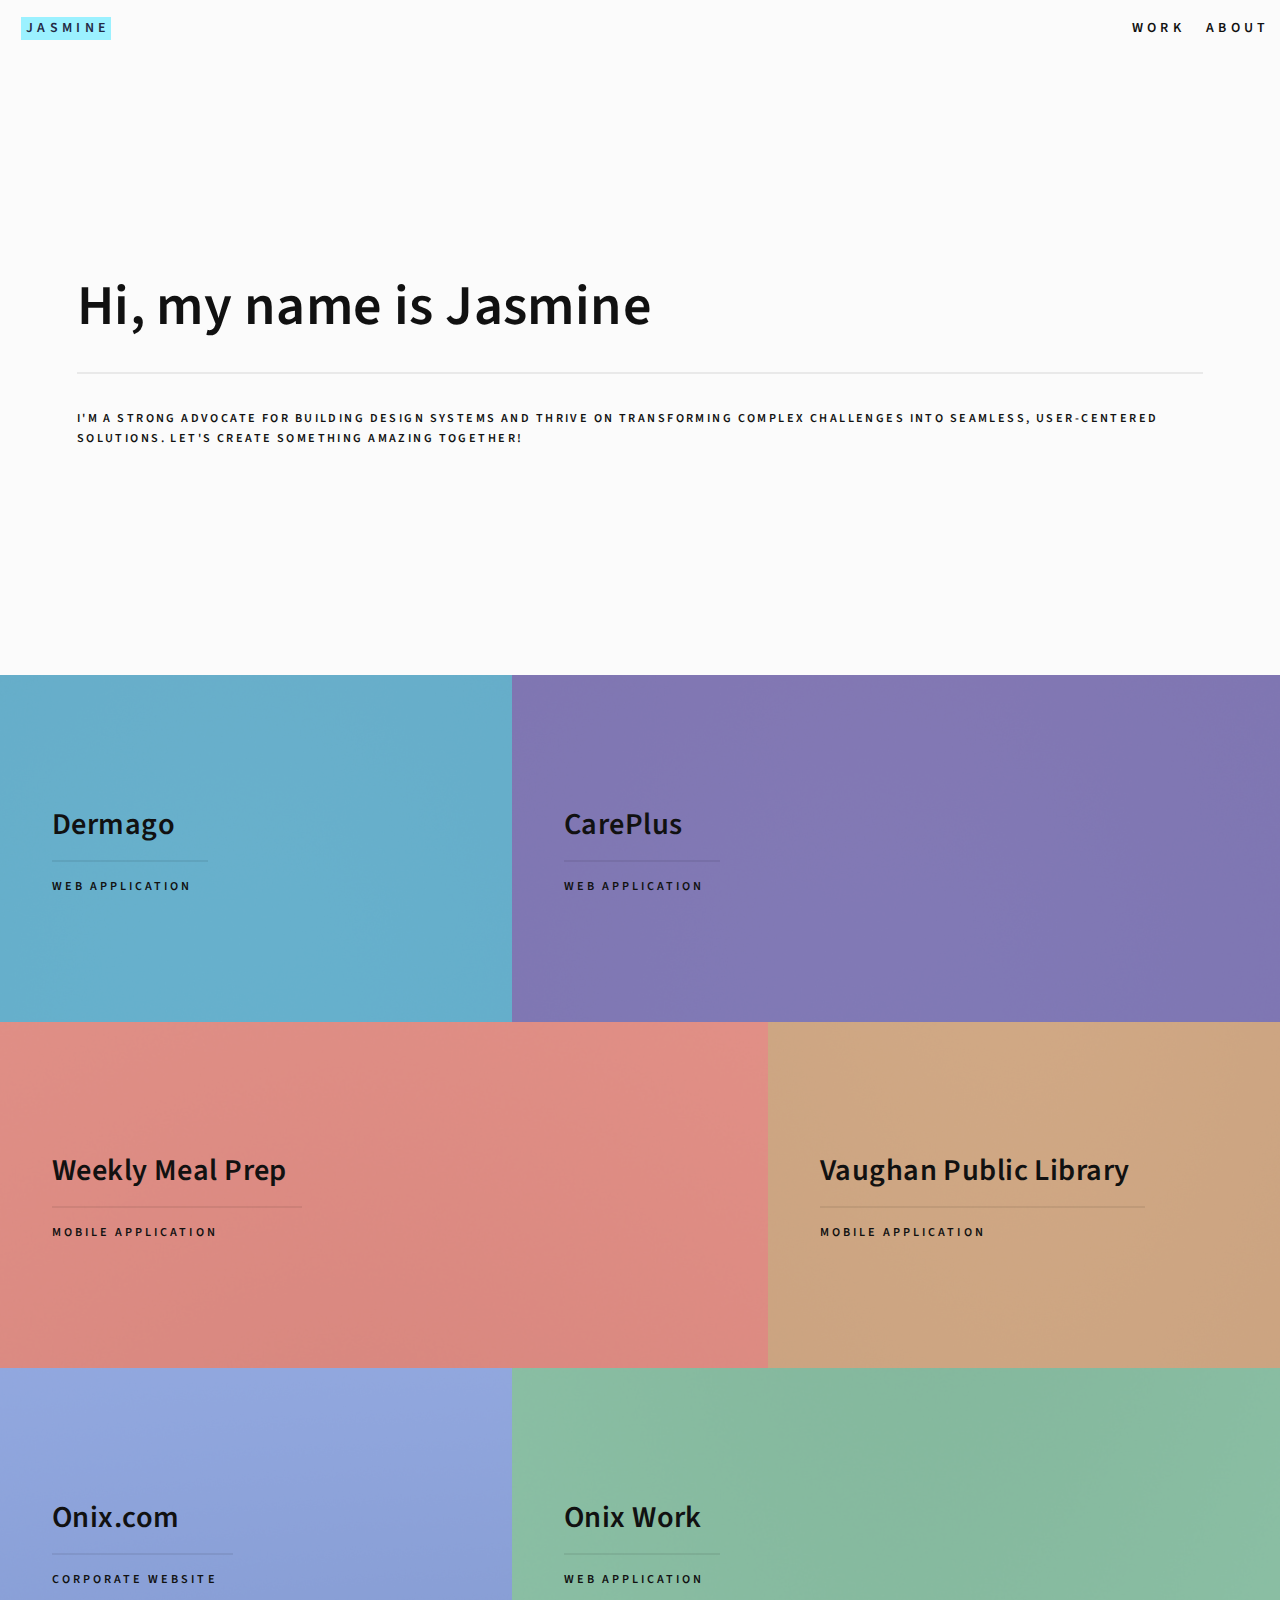
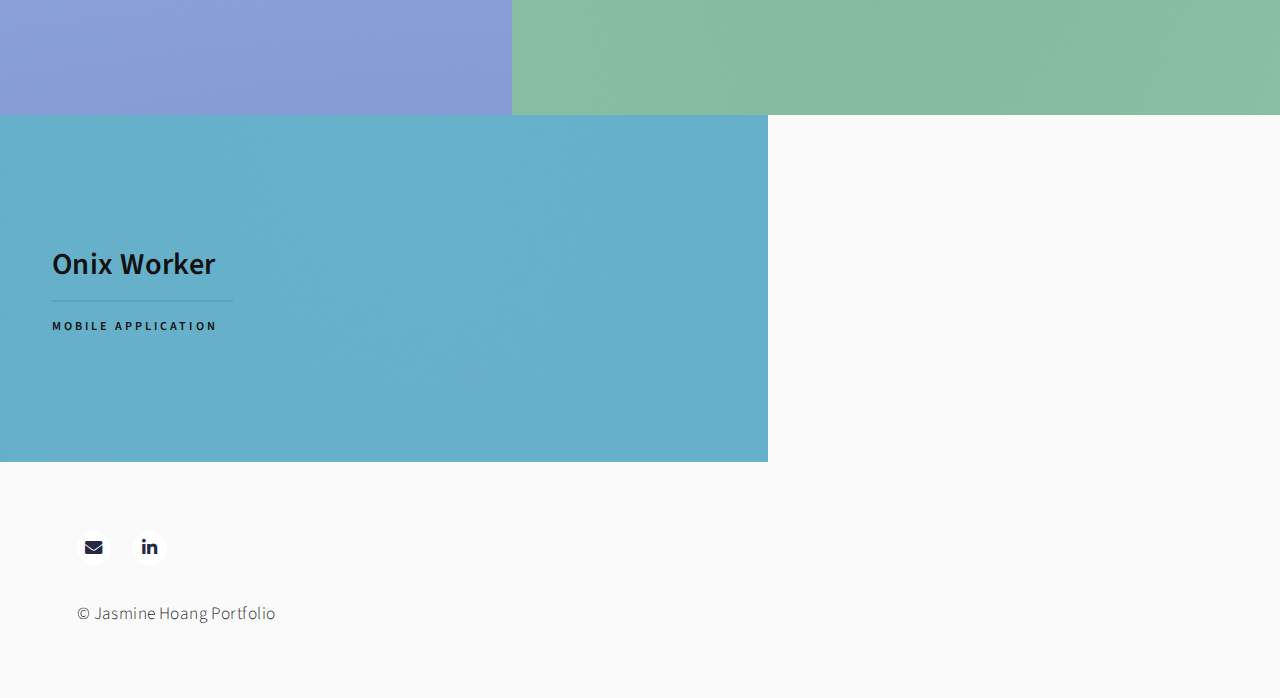
<file: index.html>
<!DOCTYPE HTML>
<!--
	Forty by HTML5 UP
	html5up.net | @ajlkn
	Free for personal and commercial use under the CCA 3.0 license (html5up.net/license)
-->
<html>
	<head>
		<title>Jasmine Portfolio</title>
		<meta charset="utf-8" />
		<meta name="viewport" content="width=device-width, initial-scale=1, user-scalable=no" />
		<link rel="stylesheet" href="assets/css/main.css" />
		<noscript><link rel="stylesheet" href="assets/css/noscript.css" /></noscript>
	</head>
	<body class="is-preload">

		<!-- Wrapper -->
			<div id="wrapper">

				<!-- Header -->
					<header id="header" class="alt">
						<a href="index.html" class="logo"><strong>JASMINE</strong></a>
						<nav id="menu0">
							<a class="active" href="index.html">Work</a>
							<a class="active" href="about.html">About</a>
						</nav>
					</header>

				<!-- Menu 
					<nav id="menu">
						<ul class="links">
							<li><a href="index.html">Work</a></li>
							<li><a href="about.html">About</a></li>
						</ul>					
					</nav>
				-->	
				
				<!-- Banner -->
					<section id="banner" class="major">
						<div class="inner">
							<header class="major">
								<h1>Hi, my name is Jasmine</h1>
							</header>
							<div class="content">
								<p>I'm a strong advocate for building design systems and thrive on transforming complex challenges into seamless, user-centered solutions.
								Let's create something amazing together!</p>								
							</div>
						</div>
					</section>

				<!-- Main -->
					<div id="main">

						<!-- One -->
							<section id="one" class="tiles">
								<article>
									<span class="image">
										<img src="images/pic06.jpg" alt="" />
									</span>
									<header class="major">
										<h3><a href="dermago.html" class="link">Dermago</a></h3>
										<p>Web Application</p>
									</header>
								</article>
								<article>
									<span class="image">
										<img src="images/pic06.jpg" alt="" />
									</span>
									<header class="major">
										<h3><a href="careplus.html" class="link">CarePlus</a></h3>
										<p>Web Application</p>
									</header>
								</article>
								<article>
									<span class="image">
										<img src="images/pic01.jpg" alt="" />
									</span>
									<header class="major">
										<h3><a href="mealprep.html" class="link">Weekly Meal Prep</a></h3>
										<p>Mobile Application</p>
									</header>
								</article>
								<article>
									<span class="image">
										<img src="images/pic02.jpg" alt="" />
									</span>
									<header class="major">
										<h3><a href="vplapp.html" class="link">Vaughan Public Library</a></h3>
										<p>Mobile Application</p>
									</header>
								</article>
								<article>
									<span class="image">
										<img src="images/pic03.jpg" alt="" />
									</span>
									<header class="major">
										<h3><a href="onixwebsite.html" class="link">Onix.com</a></h3>
										<p>Corporate Website</p>
									</header>
								</article>
								<article>
									<span class="image">
										<img src="images/pic04.jpg" alt="" />
									</span>
									<header class="major">
										<h3><a href="onixwork.html" class="link">Onix Work</a></h3>
										<p>Web Application</p>
									</header>
								</article>
								<article>
									<span class="image">
										<img src="images/pic05.jpg" alt="" />
									</span>
									<header class="major">
										<h3><a href="onixworker.html" class="link">Onix Worker</a></h3>
										<p>Mobile Application</p>
									</header>
								</article>
								
							</section>
					</div>

				<!-- Footer -->
					<footer id="footer">
						<div class="inner">
							<ul class="icons">
								<li><a href="mailto:jasminevn1805@gmail.com" class="icon solid alt fa-envelope"><span class="label">Gmail</span></a></li>
								<li><a href="https://www.linkedin.com/in/jasmine-hoang/" class="icon brands alt fa-linkedin-in"><span class="label">LinkedIn</span></a></li>
							</ul>
							<ul class="copyright">
								<li>&copy; Jasmine Hoang Portfolio</li>
							</ul>
						</div>
					</footer>

			</div>

		<!-- Scripts -->
			<script src="assets/js/jquery.min.js"></script>
			<script src="assets/js/jquery.scrolly.min.js"></script>
			<script src="assets/js/jquery.scrollex.min.js"></script>
			<script src="assets/js/browser.min.js"></script>
			<script src="assets/js/breakpoints.min.js"></script>
			<script src="assets/js/util.js"></script>
			<script src="assets/js/main.js"></script>

	</body>
</html>
</file>
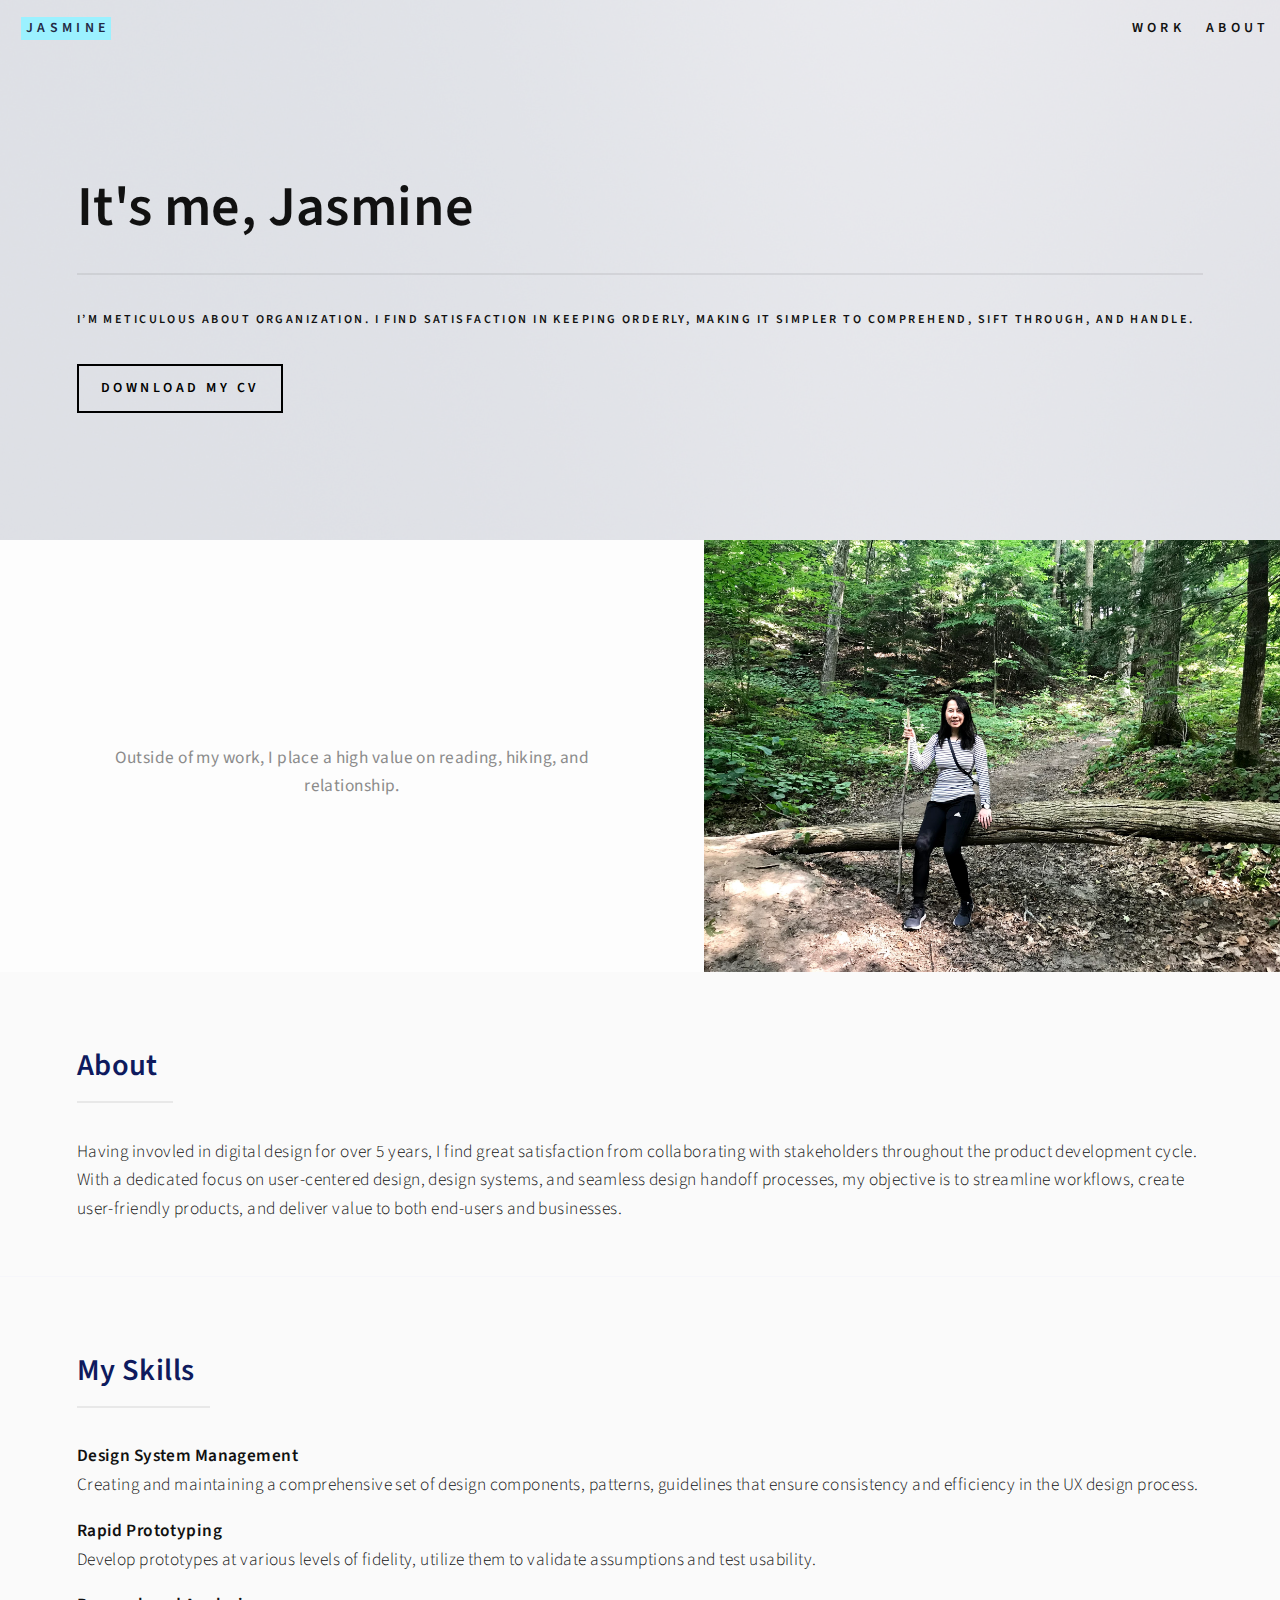
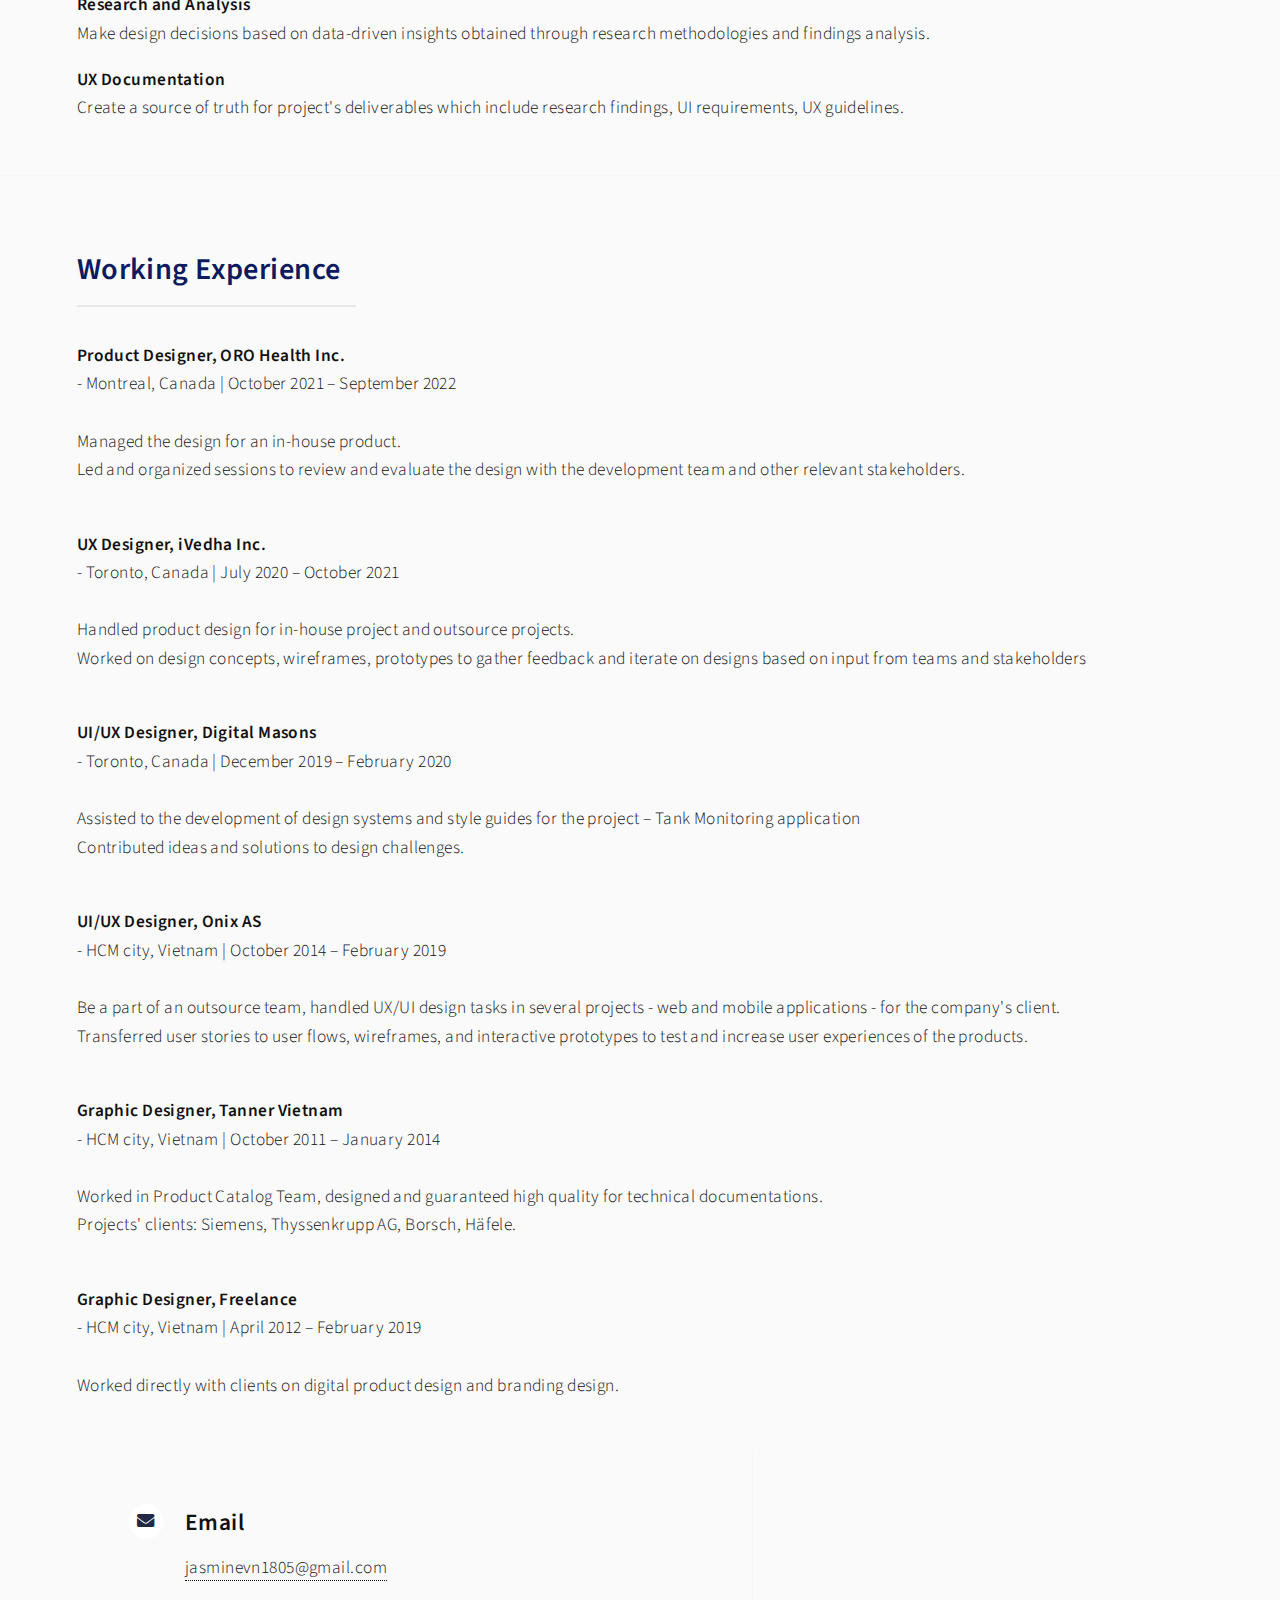
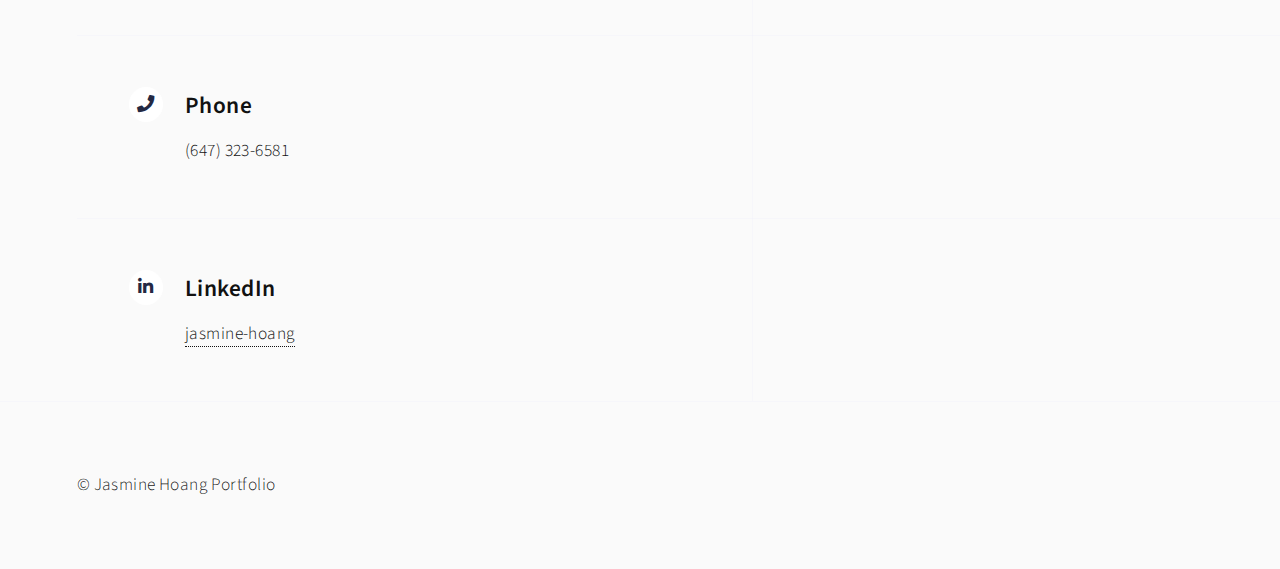
<file: about.html>
<!DOCTYPE HTML>
<!--
	Forty by HTML5 UP
	html5up.net | @ajlkn
	Free for personal and commercial use under the CCA 3.0 license (html5up.net/license)
-->
<html>
	<head>
		<title>About Me</title>
		<meta charset="utf-8" />
		<meta name="viewport" content="width=device-width, initial-scale=1, user-scalable=no" />
		<link rel="stylesheet" href="assets/css/main.css" />
		<noscript><link rel="stylesheet" href="assets/css/noscript.css" /></noscript>
	</head>
	<body class="is-preload">

		<!-- Wrapper -->
			<div id="wrapper">

			<!-- Header -->
			<header id="header" class="alt">
				<a href="index.html" class="logo"><strong>JASMINE</strong></a>
				<nav id="menu0">
					<a class="active" href="index.html">Work</a>
					<a class="active" href="about.html">About</a>
				</nav>
			</header>

				<!-- Menu -->
					<!--<nav id="menu">
						<ul class="links">
							<li><a href="index.html">Home</a></li>
							<li><a href="landing.html">Landing</a></li>
							<li><a href="generic.html">Generic</a></li>
							<li><a href="elements.html">Elements</a></li>
						</ul>
						<ul class="actions stacked">
							<li><a href="#" class="button primary fit">Get Started</a></li>
							<li><a href="#" class="button fit">Log In</a></li>
						</ul>
					</nav>-->

				<!-- Banner -->
				<!-- Note: The "styleN" class below should match that of the header element. -->
					<section id="banner" class="style2">
						<div class="inner">
							<span class="image">
								<img src="images/pic07.jpg" alt="" />
							</span>
							<header class="major">
								<h1>It's me, Jasmine</h1>
							</header>
							<div class="content">
								<p>I’m meticulous about organization. I find satisfaction in keeping orderly, making it simpler to comprehend, sift through, and handle.</p>
							</div>
							<div>
								<ul class="actions">
									<li><a href="https://drive.google.com/file/d/1azJiguyUAXrF7CX106fT_DhCiB5ZXQFx/view" class="button">Download my CV</a></li>
								</ul>
							</div>
						</div>
					</section>

				<!-- Main -->
					<div id="main">

						<!-- One -->
							<!-- <section id="one">
								<div class="inner">
									<header class="major">
										<h2>Sed amet aliquam</h2>
									</header>
									<p>Nullam et orci eu lorem consequat tincidunt vivamus et sagittis magna sed nunc rhoncus condimentum sem. In efficitur ligula tate urna. Maecenas massa vel lacinia pellentesque lorem ipsum dolor. Nullam et orci eu lorem consequat tincidunt. Vivamus et sagittis libero. Nullam et orci eu lorem consequat tincidunt vivamus et sagittis magna sed nunc rhoncus condimentum sem. In efficitur ligula tate urna.</p>
								</div>
							</section> -->

						<!-- Two -->
							<section id="two" class="spotlights">
								<section>
									<div class="content">
										<div class="inner">
										<!--<header class="major">
												<h3>Orci maecenas</h3>
											</header> -->
											<p class="quote">Outside of my work, I place a high value on reading, hiking, and relationship.</p>
										</div>
									</div>
									<a href="#" class="image">
										<img src="images/pic118.jpg" alt="" data-position="center center" />
									</a>
								</section>
							</section>

						<!-- Three -->
							<section id="three">
								<div class="inner">
									<header class="major">
										<h2>About</h2>
									</header>
									<p>Having invovled in digital design for over 5 years, I find great satisfaction from collaborating with stakeholders throughout the product development cycle. With a dedicated focus on user-centered design, design systems, and seamless design handoff processes, my objective is to streamline workflows, create user-friendly products, and deliver value to both end-users and businesses.</p>
								</div>
							</section>
							<section id="three">
								<div class="inner">
									<header class="major">
										<h2>My Skills</h2>
									</header>
									<p><b>Design System Management</b> <br>
										Creating and maintaining a comprehensive set of design components, patterns, guidelines that ensure consistency and efficiency in the UX design process.</p>
									<p><b>Rapid Prototyping</b> <br>
										Develop prototypes at various levels of fidelity, utilize them to validate assumptions and test usability.</p>
									<p><b>Research and Analysis</b> <br>
										Make design decisions based on data-driven insights obtained through research methodologies and findings analysis.</p>
									<p><b>UX Documentation</b> <br>
									Create a source of truth for project's deliverables which include research findings, UI requirements, UX guidelines.</p>
								</div>
							</section>
							<section id="three">
								<div class="inner">
									<header class="major">
										<h2>Working Experience</h2>
									</header>
									<p><b>Product Designer, ORO Health Inc.</b> <br>
										- Montreal, Canada | October 2021 – September 2022 <br><br>
										Managed the design for an in-house product.<br>
										Led and organized sessions to review and evaluate the design with the development team and other relevant stakeholders.
									</p><br>
									<p><b>UX Designer, iVedha Inc.</b> <br>
										- Toronto, Canada | July 2020 – October 2021 <br><br>
										Handled product design for in-house project and outsource projects. <br>
										Worked on design concepts, wireframes, prototypes to gather feedback and iterate on designs based on input from teams and stakeholders
									</p><br>
									<p><b>UI/UX Designer, Digital Masons</b> <br>
										- Toronto, Canada | December 2019 – February 2020 <br><br>
										Assisted to the development of design systems and style guides for the project – Tank Monitoring application<br>Contributed ideas and solutions to design challenges.
									</p><br>
									<p><b>UI/UX Designer, Onix AS</b> <br>
										- HCM city, Vietnam | October 2014 – February 2019 <br><br>
										Be a part of an outsource team, handled UX/UI design tasks in several projects - web and mobile applications - for the company's client.<br>
										Transferred user stories to user flows, wireframes, and interactive prototypes to test and increase user experiences of the products.
									</p><br>
									<p><b>Graphic Designer, Tanner Vietnam</b> <br>
										- HCM city, Vietnam | October 2011 – January 2014 <br><br>
										Worked in Product Catalog Team, designed and guaranteed high quality for technical documentations. <br>
										Projects' clients: Siemens, Thyssenkrupp AG, Borsch, Häfele.
									</p><br>
									<p><b>Graphic Designer, Freelance</b> <br>
										- HCM city, Vietnam | April 2012 – February 2019 <br><br>
										Worked directly with clients on digital product design and branding design.
									</p>
								</div>
							</section>
					</div>

				<!-- Contact -->
					<section id="contact">
						<div class="inner">
							<section class="split">
								<section>
									<div class="contact-method">
										<span class="icon solid alt fa-envelope"></span>
										<h3>Email</h3>
										<a href="mailto:jasminevn1805@gmail.com">jasminevn1805@gmail.com</a>
									</div>
								</section>
								<section>
									<div class="contact-method">
										<span class="icon solid alt fa-phone"></span>
										<h3>Phone</h3>
										<span>(647) 323-6581</span>
									</div>
								</section>
								<section>
									<div class="contact-method">
										<span class="icon brands alt fa-linkedin-in"></span>
										<h3>LinkedIn </h3>
										<a href="https://www.linkedin.com/in/jasmine-hoang/">jasmine-hoang</a>
									</div>
								</section>
								<!-- <section>
									<div class="contact-method">
										<span class="icon solid alt fa-home"></span>
										<h3>Address</h3>
										<span>1234 Somewhere Road #5432<br />
										Nashville, TN 00000<br />
										United States of America</span>
									</div>
								</section>-->
							</section>
						</div>
					</section>

				<!-- Footer -->
					<footer id="footer">
						<div class="inner">
							<!-- <ul class="icons">
								<li><a href="#" class="icon brands alt fa-twitter"><span class="label">Twitter</span></a></li>
								<li><a href="#" class="icon brands alt fa-facebook-f"><span class="label">Facebook</span></a></li>
								<li><a href="#" class="icon brands alt fa-instagram"><span class="label">Instagram</span></a></li>
								<li><a href="#" class="icon brands alt fa-github"><span class="label">GitHub</span></a></li>
								<li><a href="#" class="icon brands alt fa-linkedin-in"><span class="label">LinkedIn</span></a></li>
							</ul> -->
							<ul class="copyright">
								<li>&copy; Jasmine Hoang Portfolio</li>
							</ul>
						</div>
					</footer>

			</div>

		<!-- Scripts -->
			<script src="assets/js/jquery.min.js"></script>
			<script src="assets/js/jquery.scrolly.min.js"></script>
			<script src="assets/js/jquery.scrollex.min.js"></script>
			<script src="assets/js/browser.min.js"></script>
			<script src="assets/js/breakpoints.min.js"></script>
			<script src="assets/js/util.js"></script>
			<script src="assets/js/main.js"></script>

	</body>
</html>
</file>
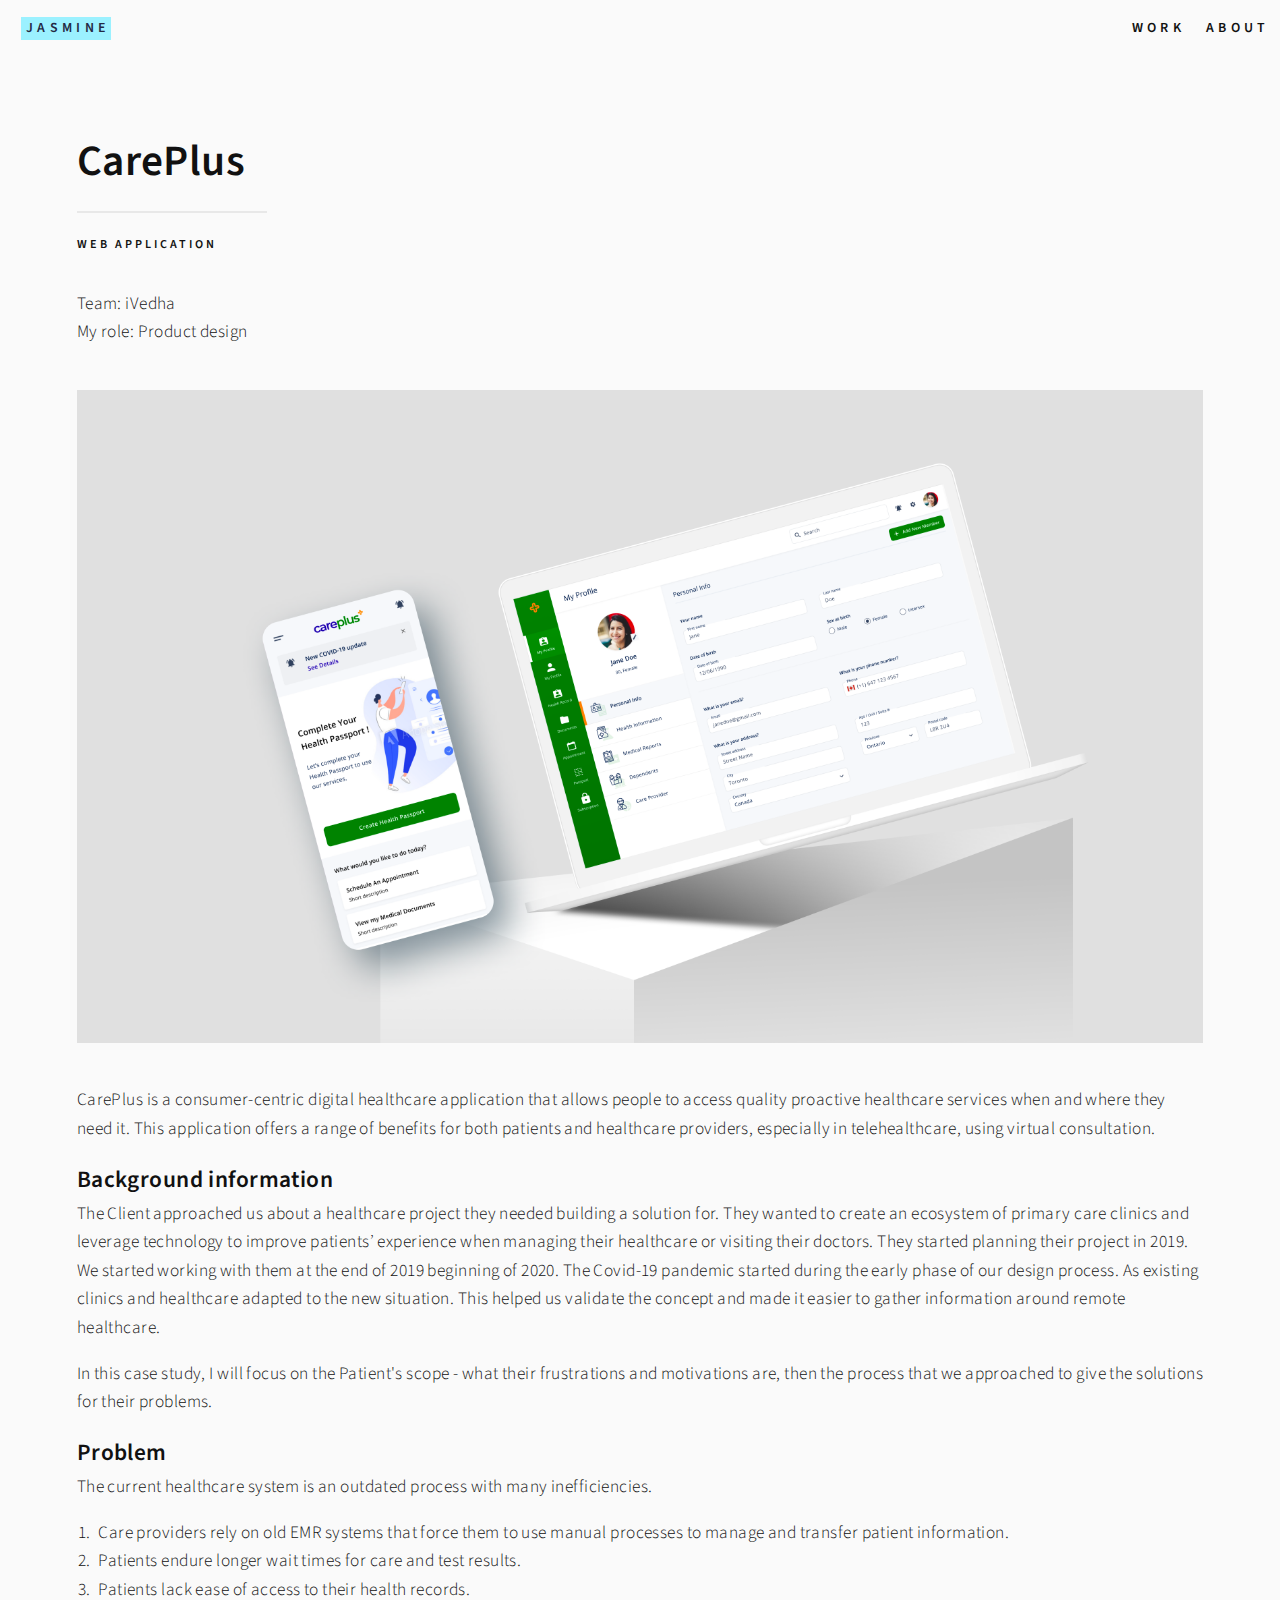
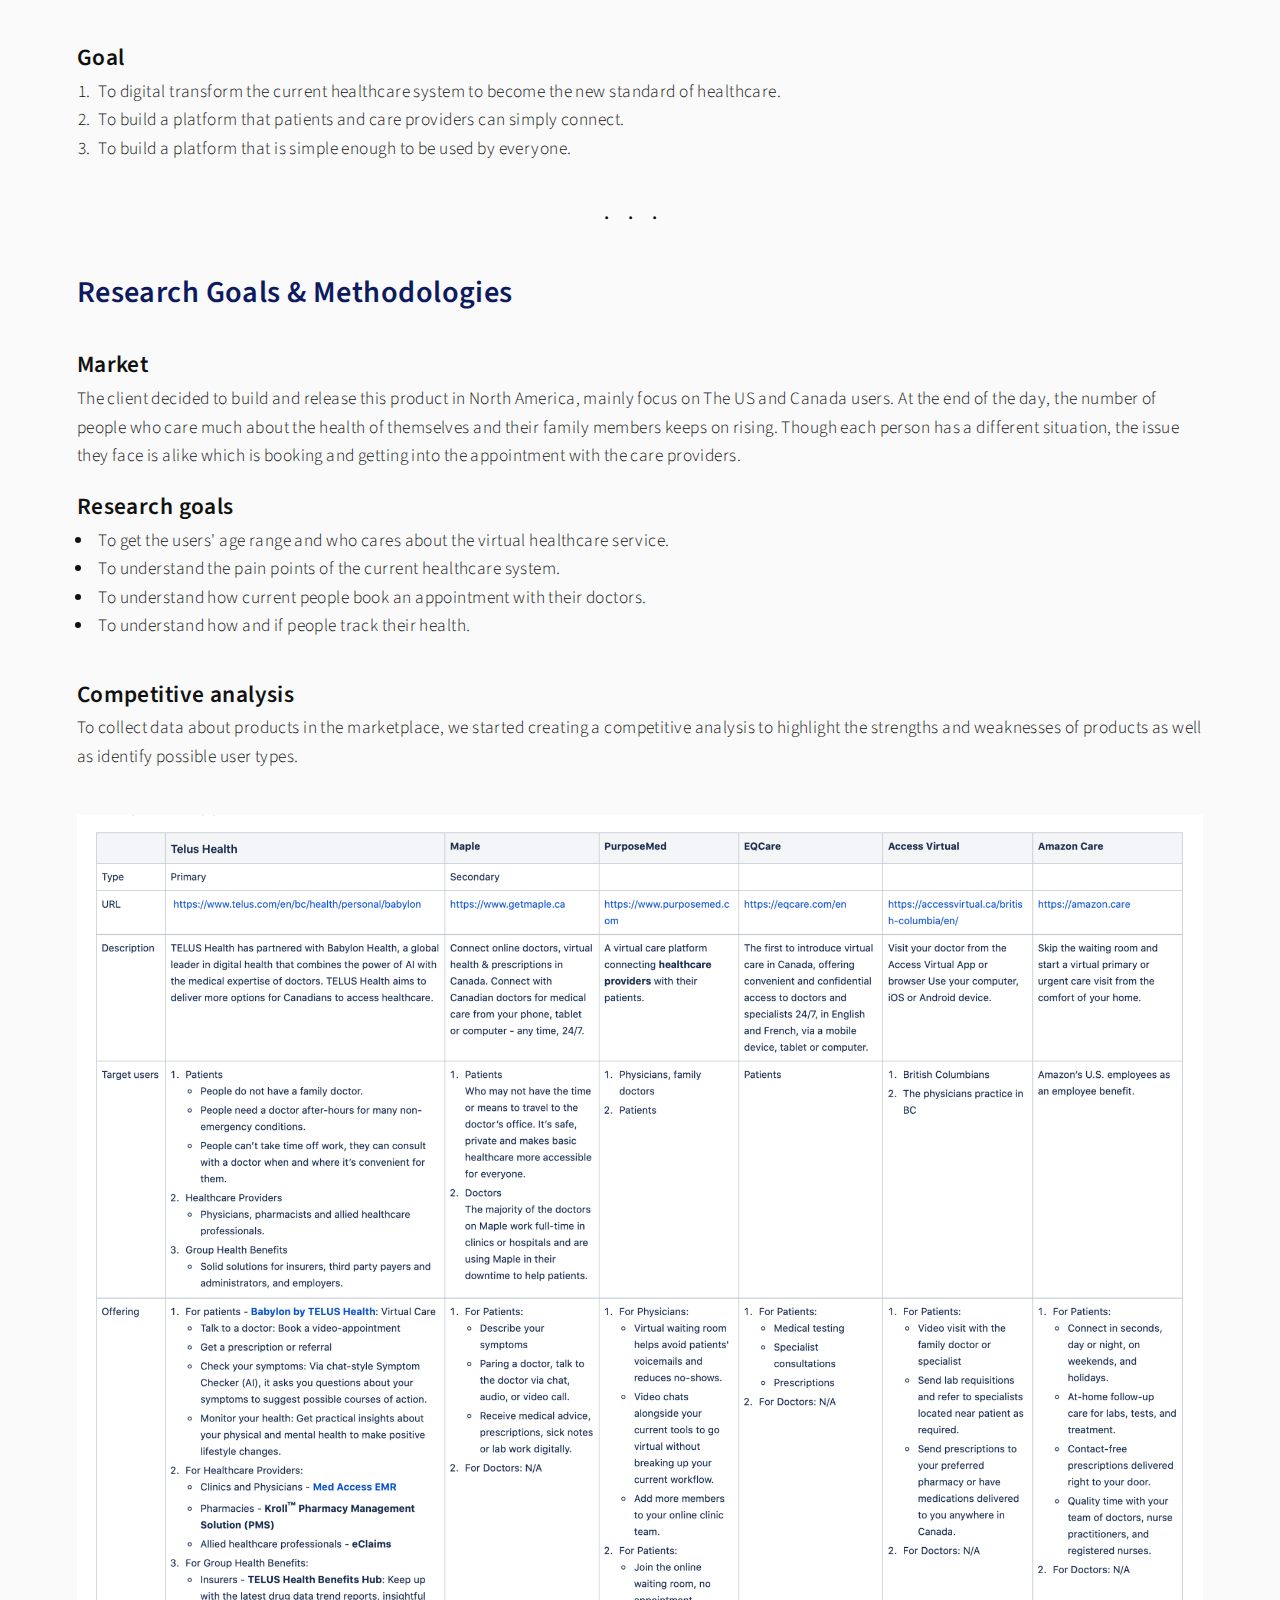
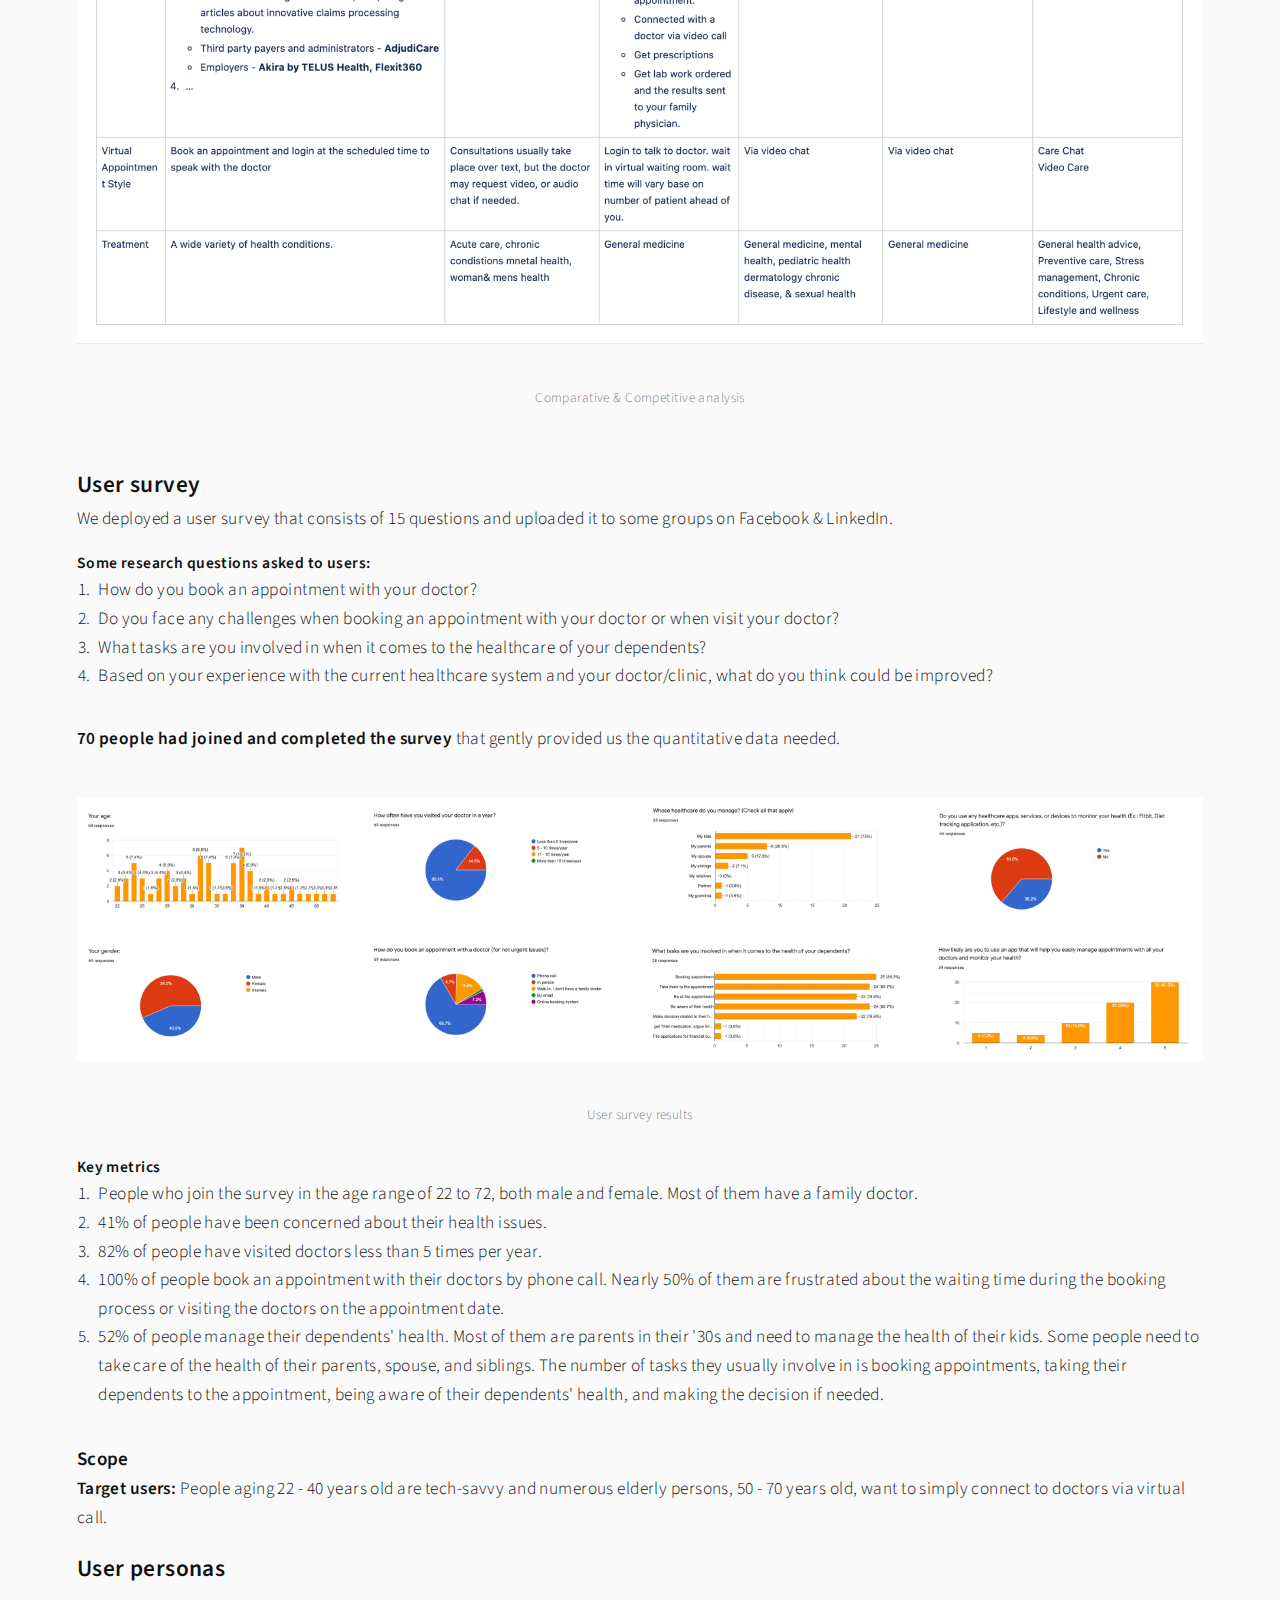
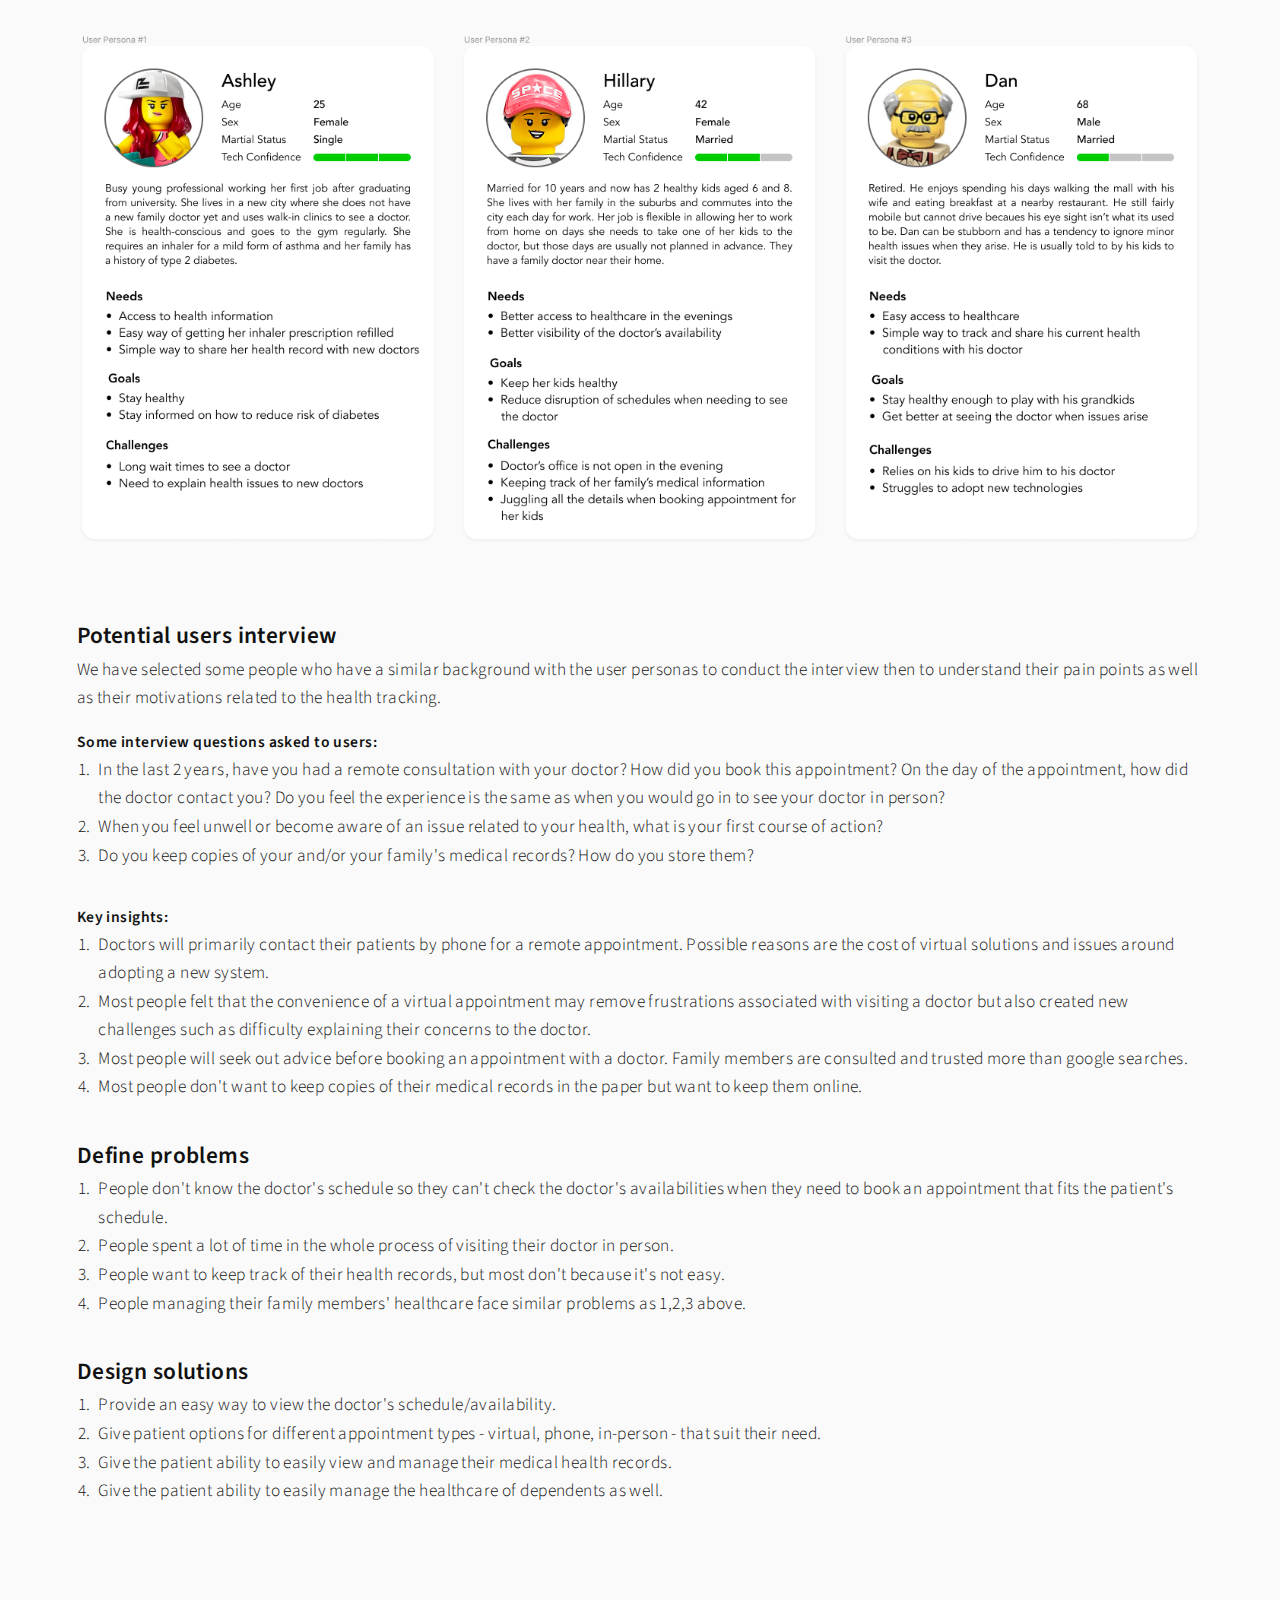
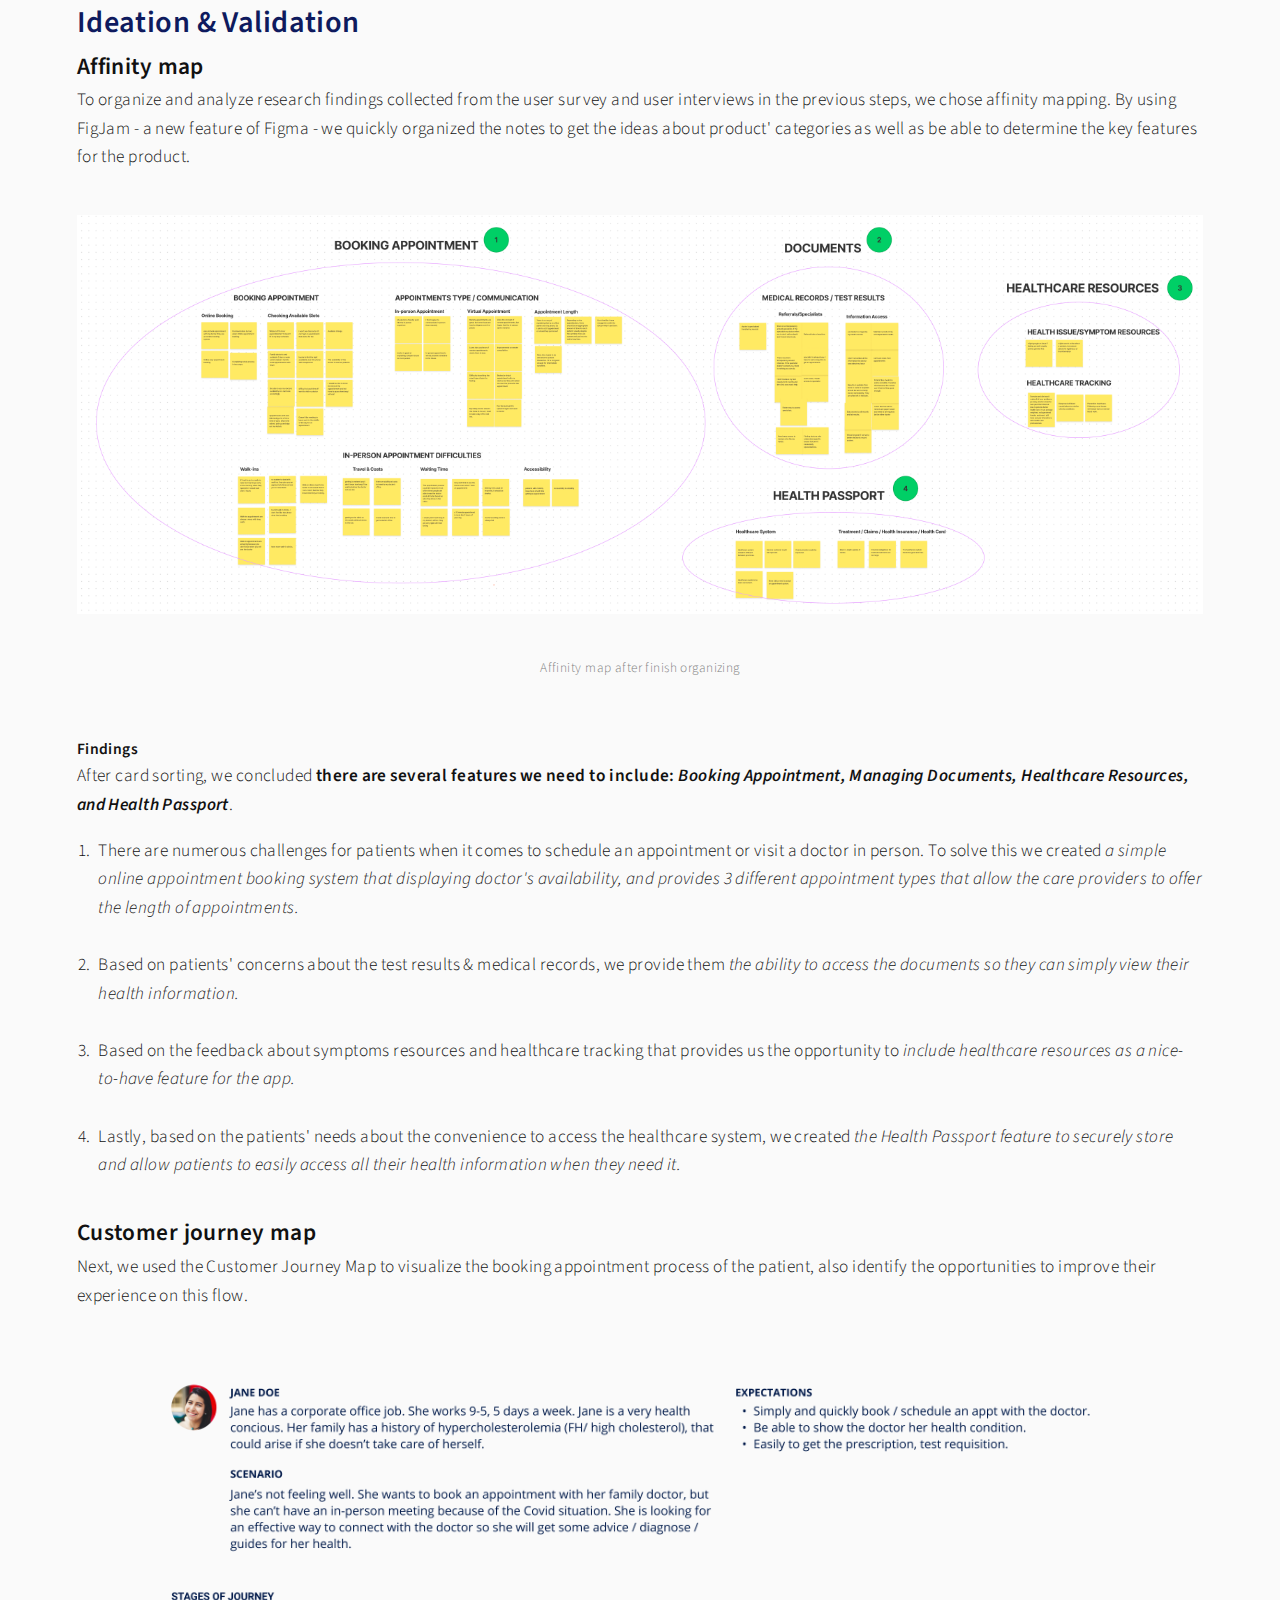
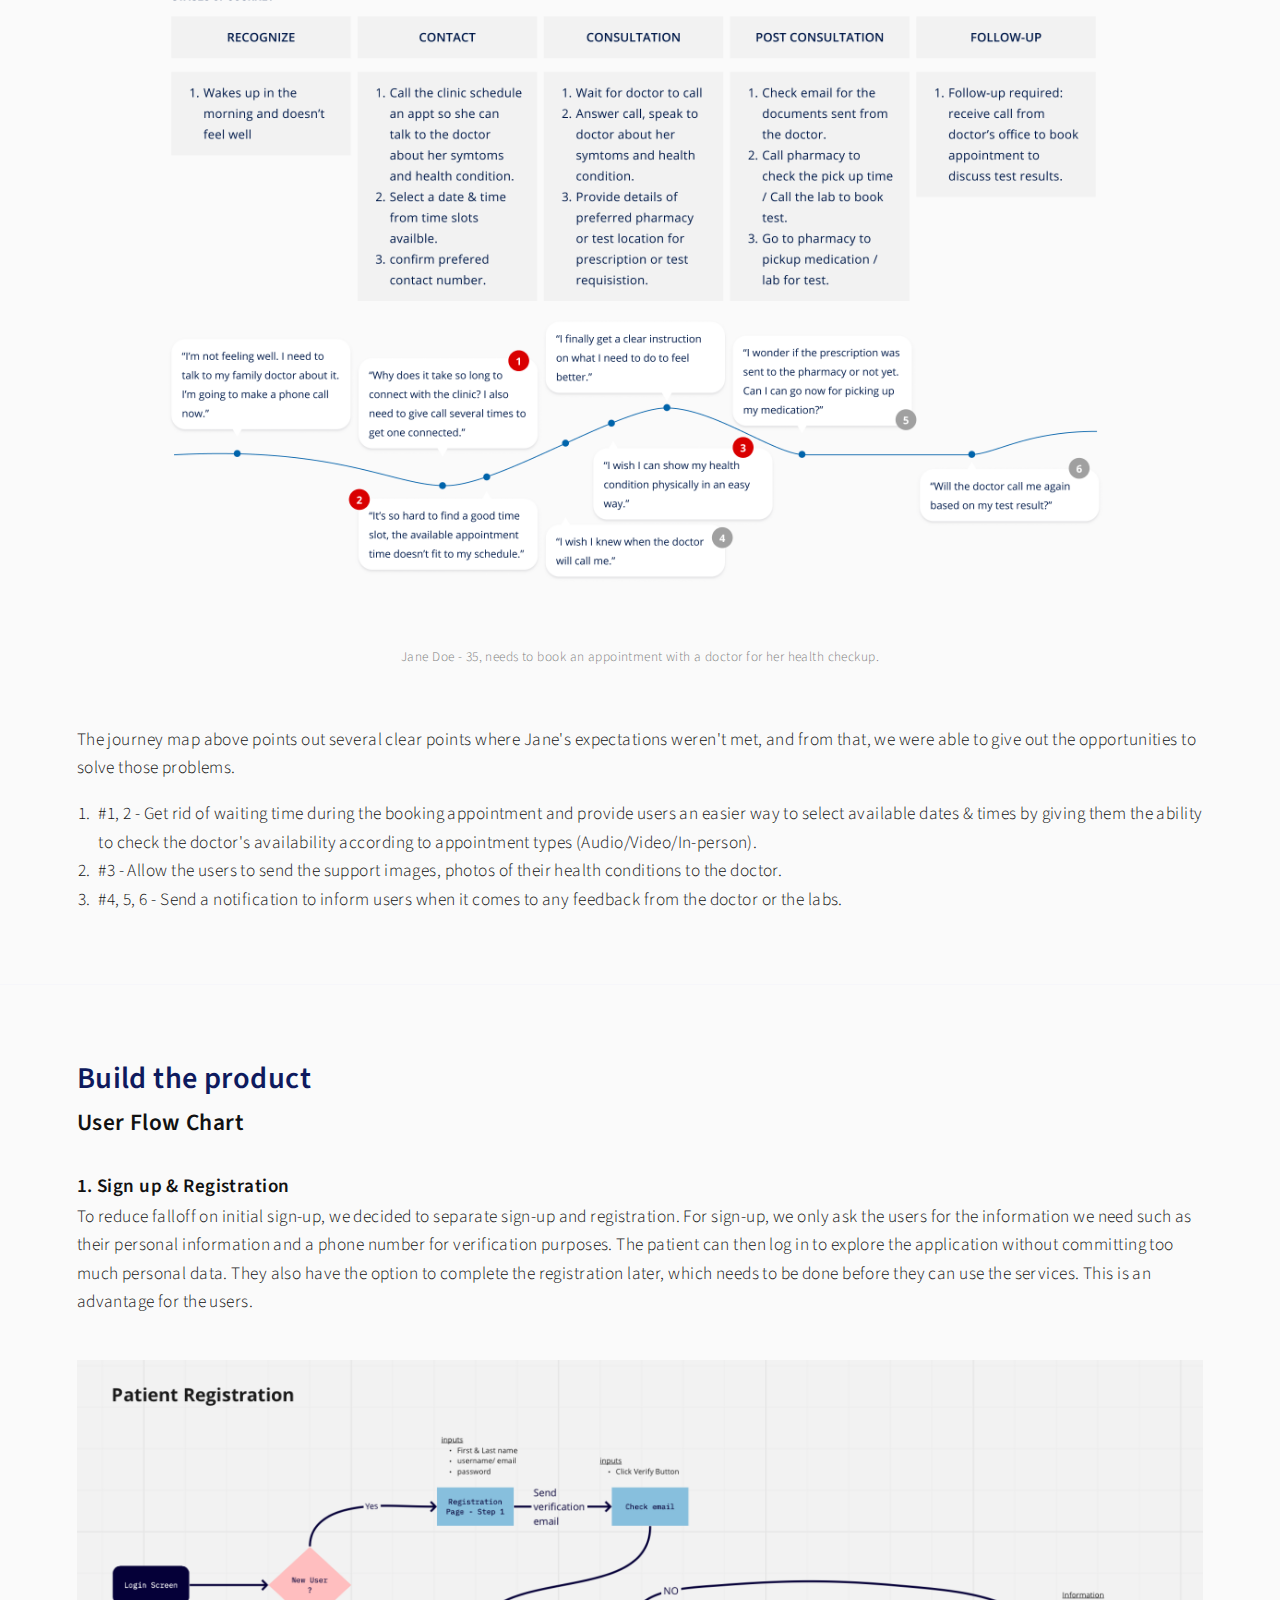
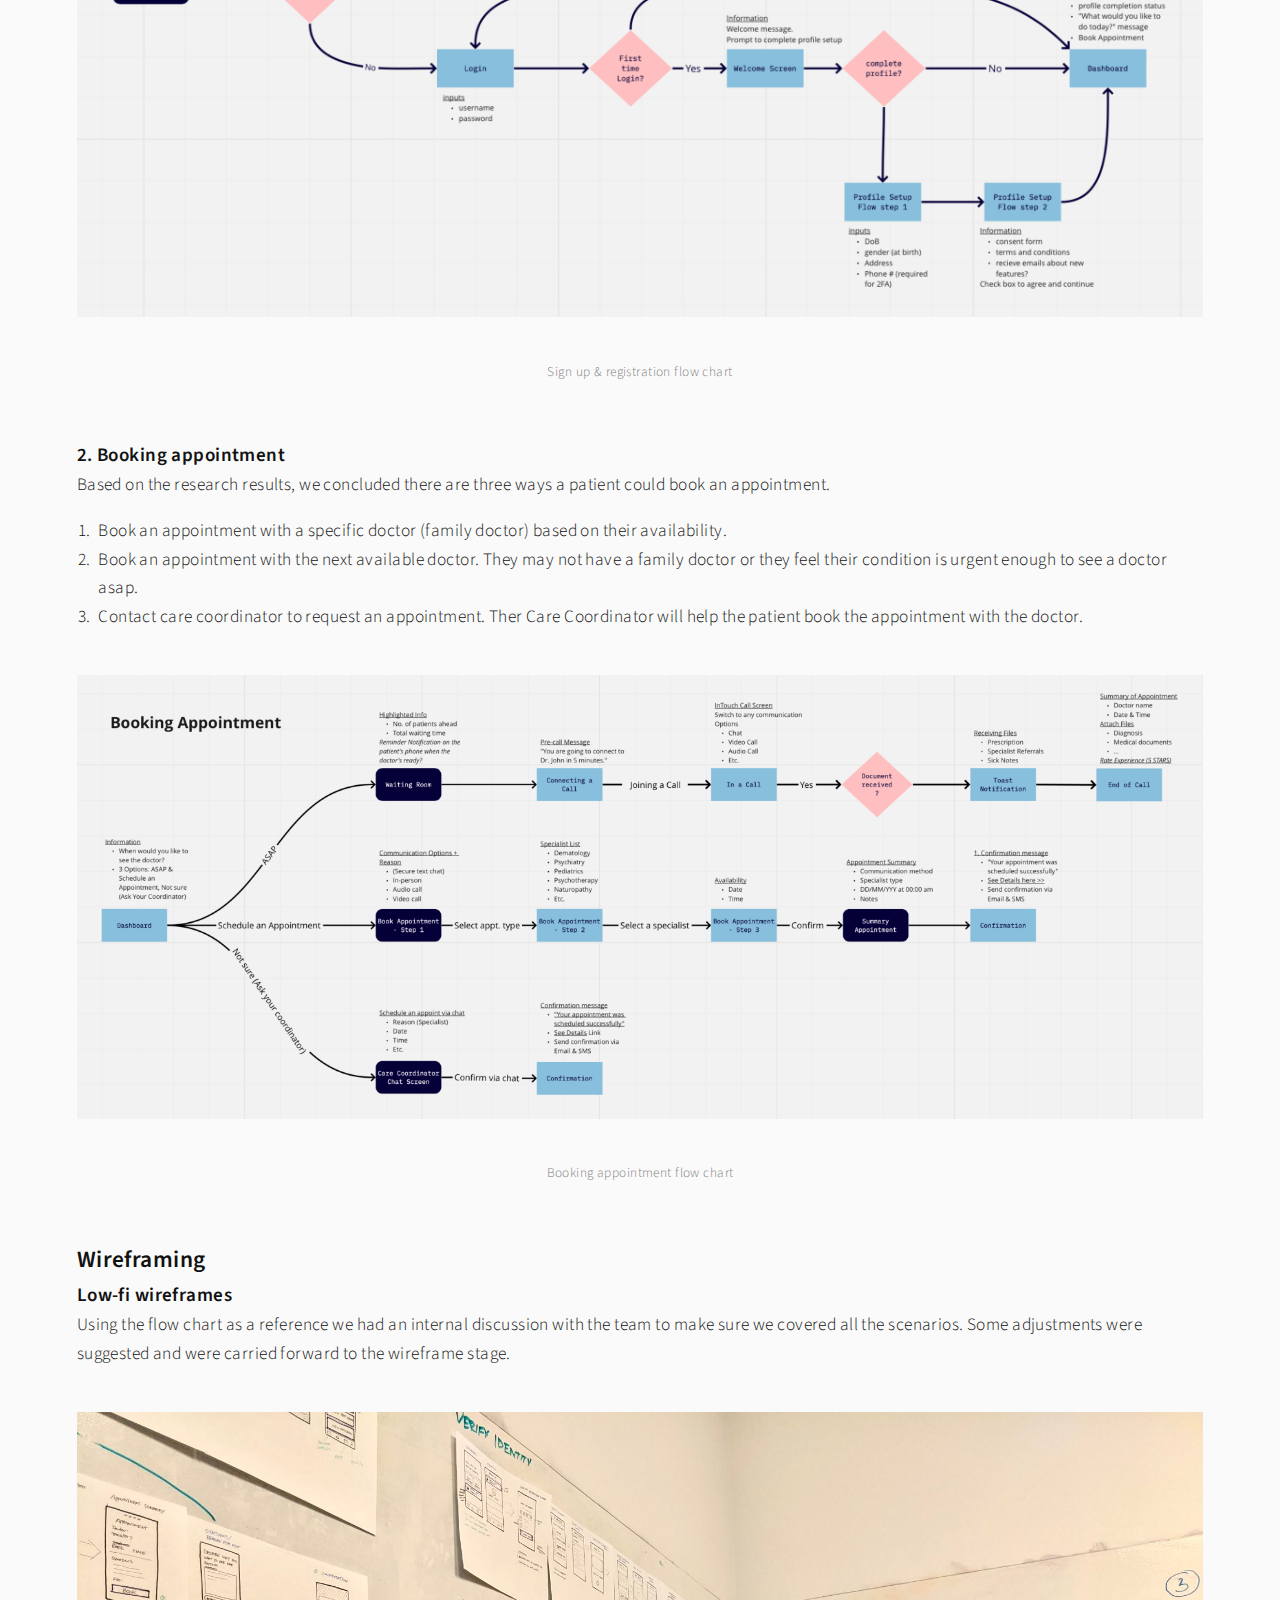
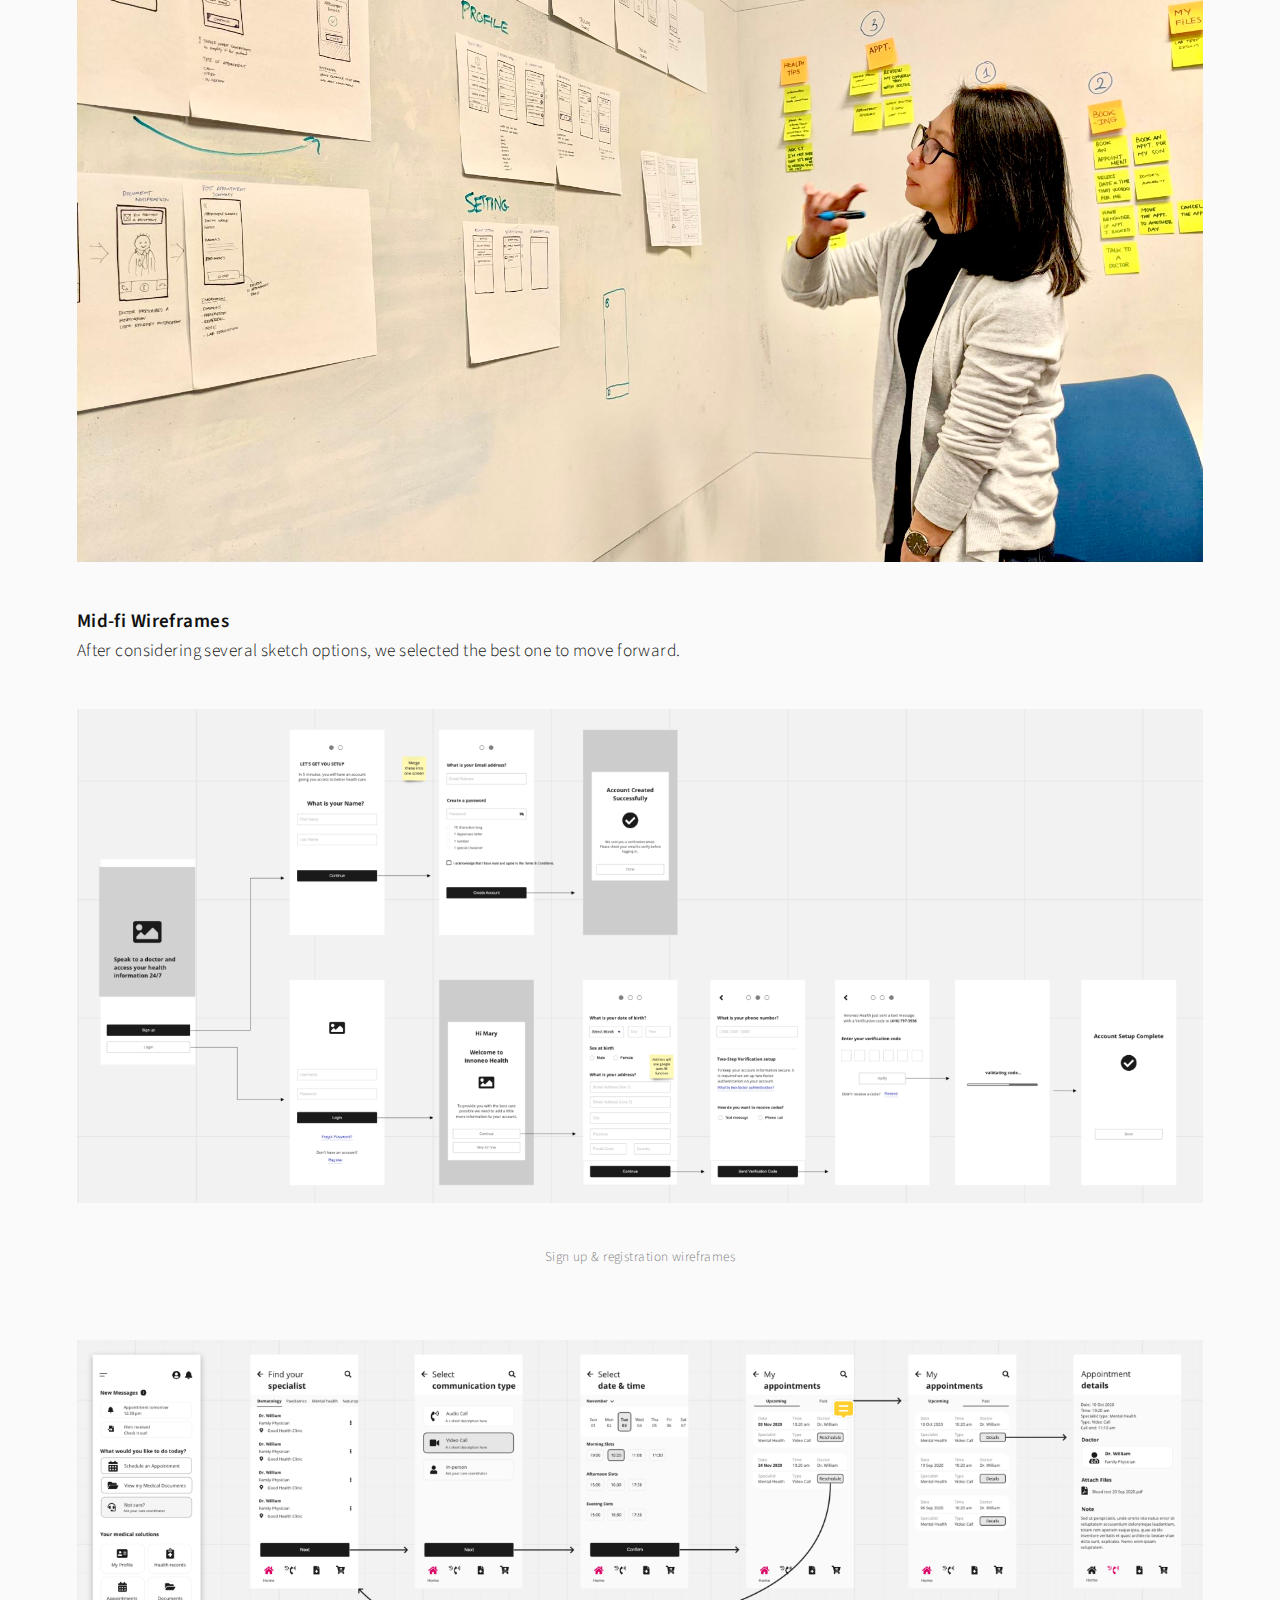
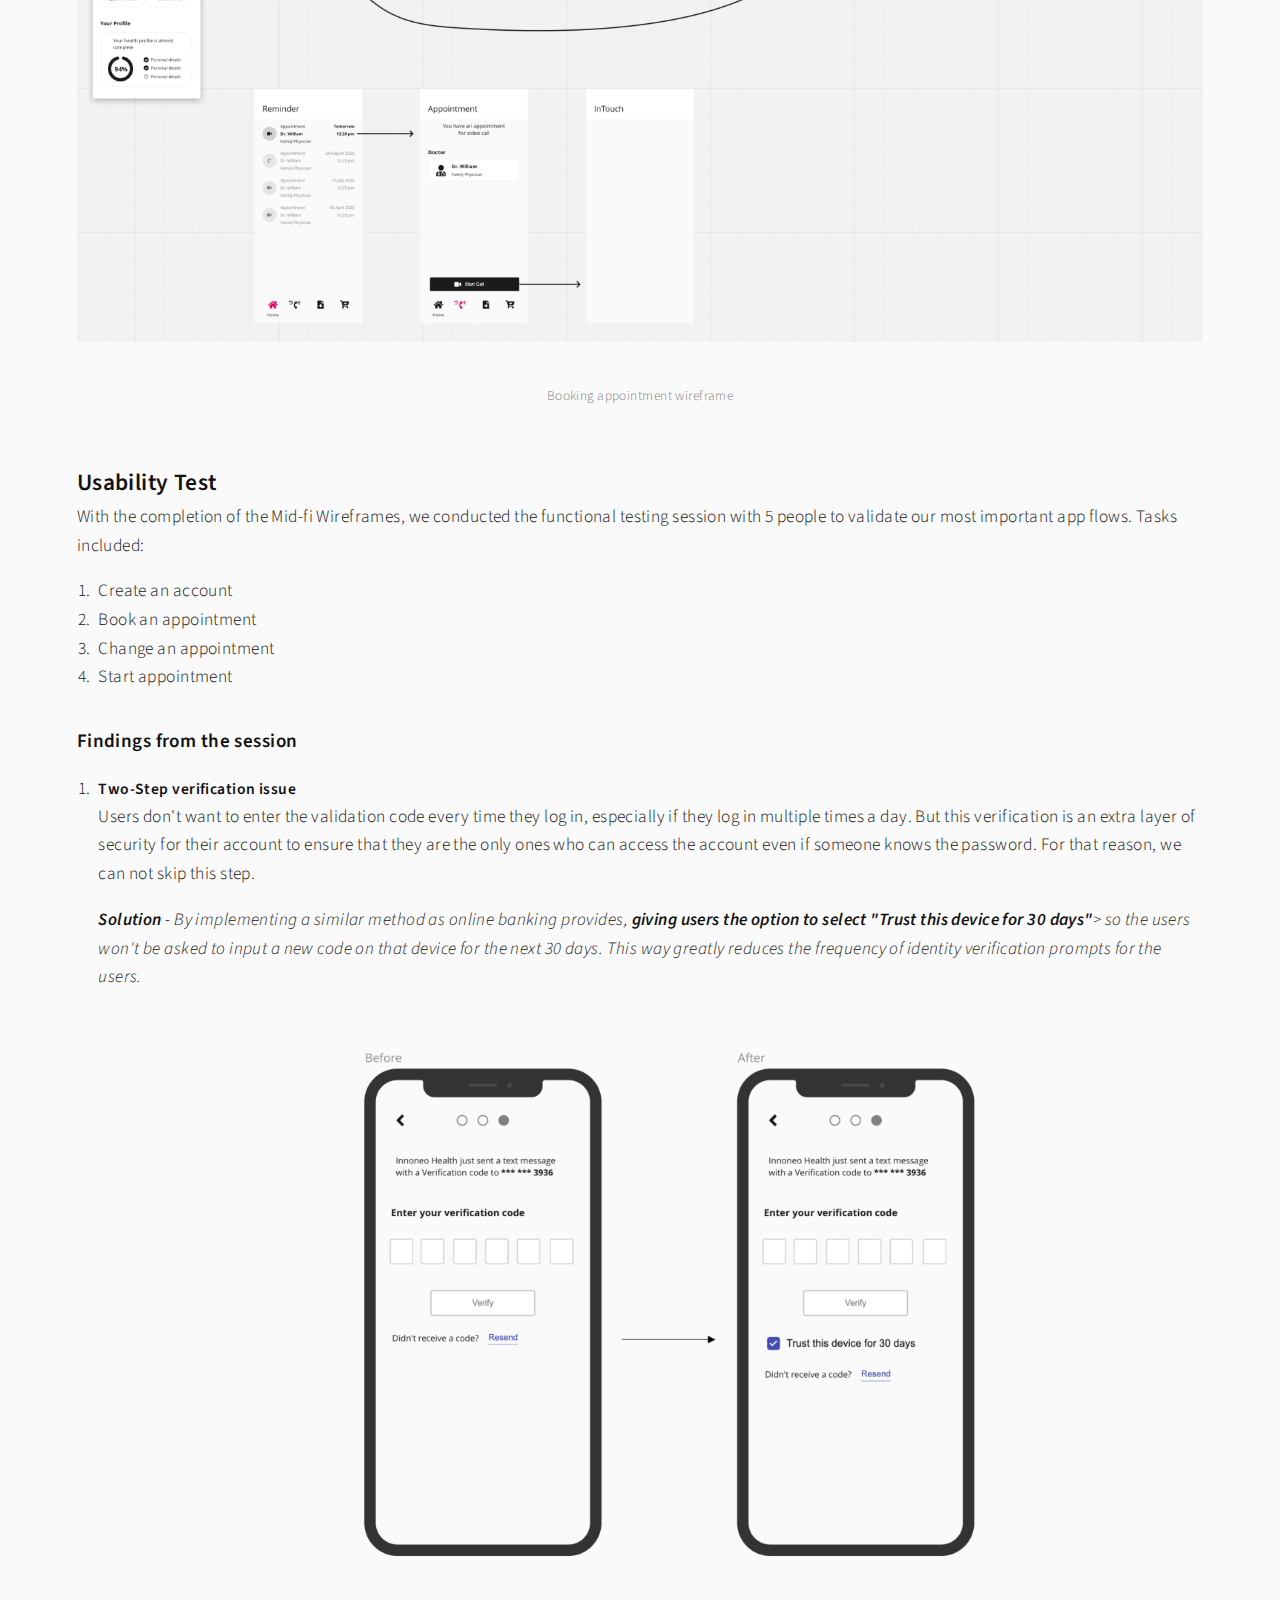
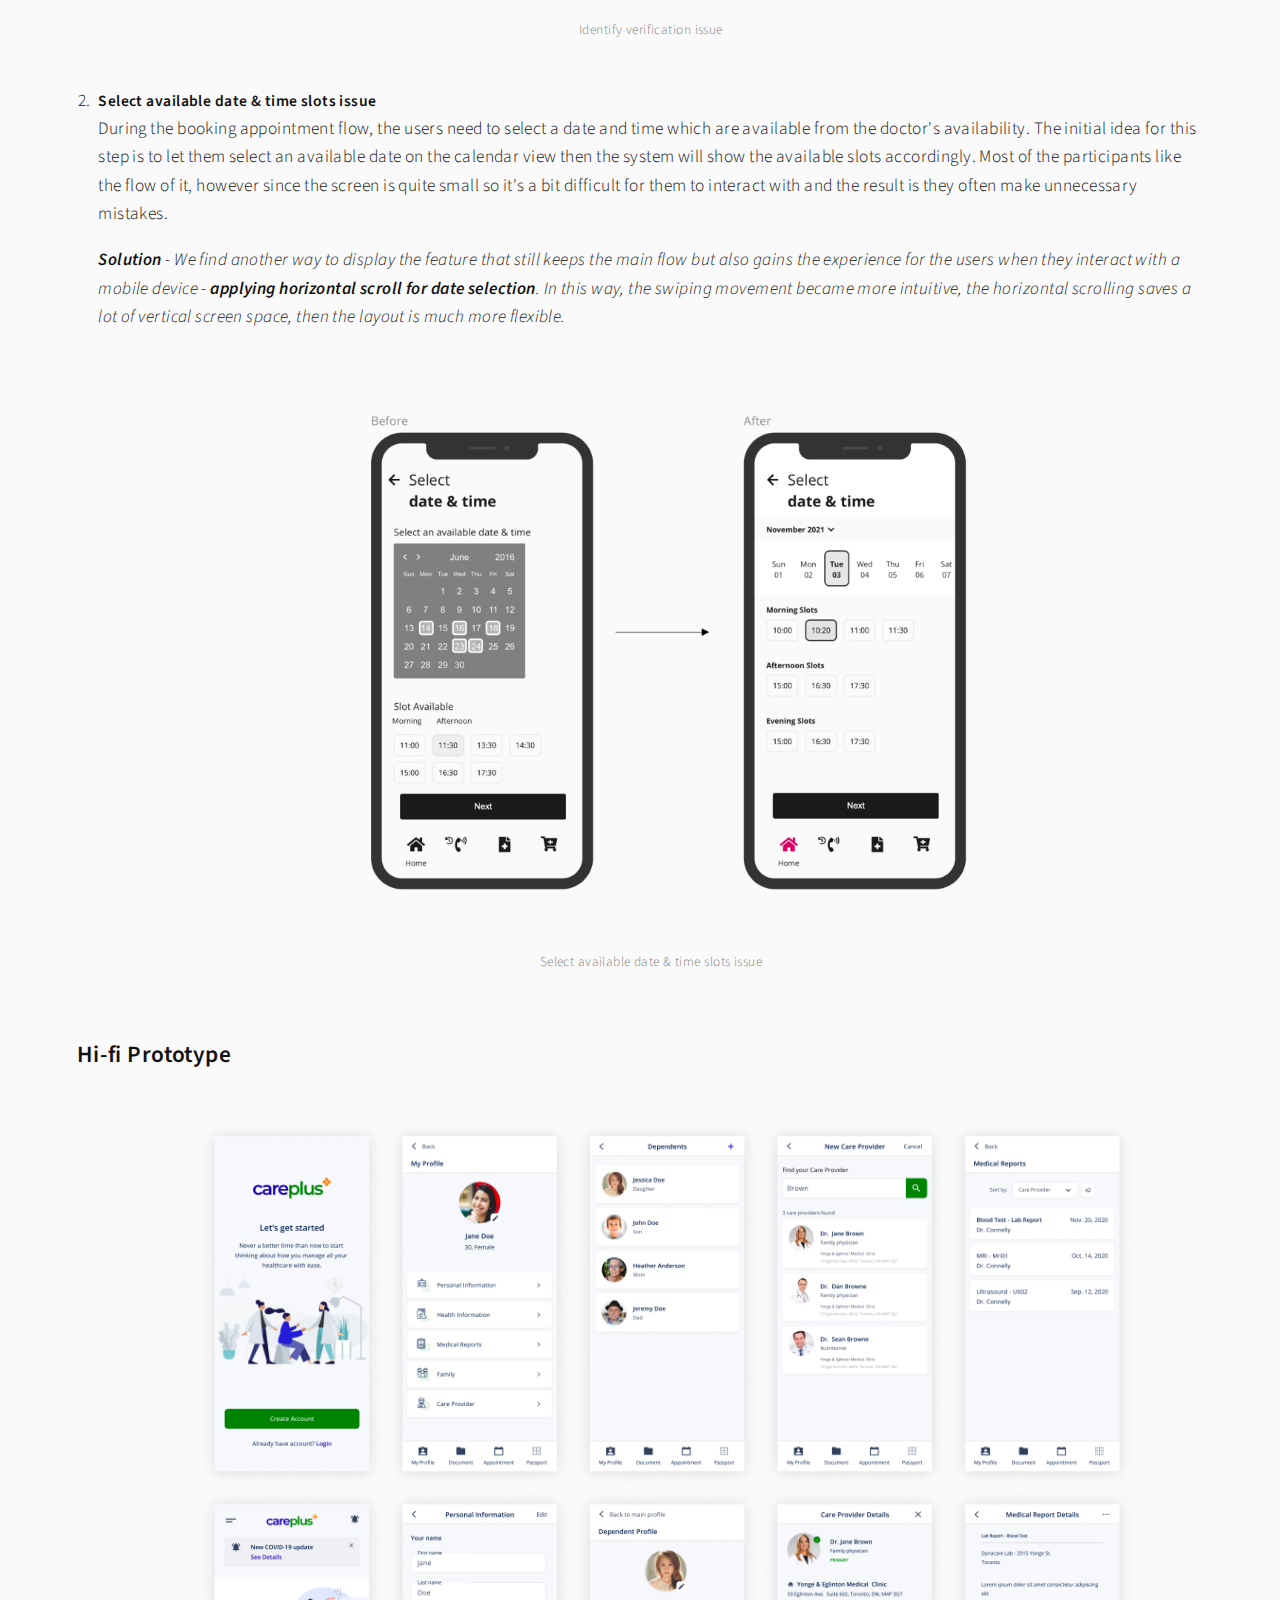
<file: careplus.html>
<!DOCTYPE HTML>
<!--
	Forty by HTML5 UP
	html5up.net | @ajlkn
	Free for personal and commercial use under the CCA 3.0 license (html5up.net/license)
-->
<html>
	<head>
		<title>CarePlus</title>
		<meta charset="utf-8" />
		<meta name="viewport" content="width=device-width, initial-scale=1, user-scalable=no" />
		<link rel="stylesheet" href="assets/css/main.css" />
		<noscript><link rel="stylesheet" href="assets/css/noscript.css" /></noscript>
	</head>
	<body class="is-preload">

		<!-- Wrapper -->
			<div id="wrapper">

				<!-- Header -->
				<header id="header" class="alt">
					<a href="index.html" class="logo"><strong>JASMINE</strong></a>
					<nav id="menu0">
						<a class="active" href="index.html">Work</a>
						<a class="active" href="about.html">About</a>
					</nav>
				</header>

				<!-- Menu
					<nav id="menu">
						<ul class="links">
							<li><a href="index.html">Work</a></li>
							<li><a href="landing.html">About</a></li>
						</ul>
					</nav>

				-->

				<!-- Main -->
				<div id="main" class="alt">

					<!-- One -->
					<section id="one">
						<div class="inner">
							<header class="major">
								<h1>CarePlus</h1>
								<p><strong>Web Application</strong></p>
							</header>
							<p>Team: iVedha<br/>My role: Product design</p>
							<span class="image main"><img src="images/pic133.png" alt="" /></span>
							<p>CarePlus is a consumer-centric digital healthcare application that allows people to access quality proactive healthcare services when and where they need it. This application offers a range of benefits for both patients and healthcare providers, especially in telehealthcare, using virtual consultation.</p>
							<h3>Background information</h3>
							<p>The Client approached us about a healthcare project they needed building a solution for. They wanted to create an ecosystem of primary care clinics and leverage technology to improve patients’ experience when managing their healthcare or visiting their doctors. They started planning their project in 2019. We started working with them at the end of 2019 beginning of 2020. The Covid-19 pandemic started during the early phase of our design process. As existing clinics and healthcare adapted to the new situation. This helped us validate the concept and made it easier to gather information around remote healthcare.
							</p>
							<p>In this case study, I will focus on the Patient's scope - what their frustrations and motivations are, then the process that we approached to give the solutions for their problems.</p>
							<h3>Problem</h3>
							<p>The current healthcare system is an outdated process with many inefficiencies.
								<ol>
									<li>Care providers rely on old EMR systems that force them to use manual processes to manage and transfer patient information.</li>
									<li>Patients endure longer wait times for care and test results.</li>
									<li>Patients lack ease of access to their health records.</li>
								</ol>
							</p>
							<h3>Goal</h3>
							<ol>
								<li>To digital transform the current healthcare system to become the new standard of healthcare.</li>
								<li>To build a platform that patients and care providers can simply connect.</li>
								<li>To build a platform that is simple enough to be used by everyone.</li>
							</ol>
							<h4 class="devider">...</h4>
							<!-- <h1>Title</h1> -->
							<h2>Research Goals & Methodologies</h2><br>
							<h3>Market</h3>
							<p>The client decided to build and release this product in North America, mainly focus on The US and Canada users. At the end of the day, the number of people who care much about the health of themselves and their family members keeps on rising. Though each person has a different situation, the issue they face is alike which is booking and getting into the appointment with the care providers.</p>
							<h3>Research goals</h3>
							<ul>
								<li>To get the users' age range and who cares about the virtual healthcare service.</li>
								<li>To understand the pain points of the current healthcare system.</li>
								<li>To understand how current people book an appointment with their doctors.</li>
								<li>To understand how and if people track their health. </li>
							</ul>

							<h3>Competitive analysis</h3>
							<p>To collect data about products in the marketplace, we started creating a competitive analysis to highlight the strengths and weaknesses of products as well as identify possible user types.</p>

							<span class="image main"><img src="images/pic119.png" alt="" /></span>
							<figcaption>Comparative & Competitive analysis</figcaption>
							<br><br>
							

							<h3>User survey</h3>
							<p>We deployed a user survey that consists of 15 questions and uploaded it to some groups on Facebook & LinkedIn.</p>
							<h5>Some research questions asked to users:</h5>
								<ol>
									<li>How do you book an appointment with your doctor?</li>
									<li>Do you face any challenges when booking an appointment with your doctor or when visit your doctor?</li>
									<li>What tasks are you involved in when it comes to the healthcare of your dependents?</li>
									<li>Based on your experience with the current healthcare system and your doctor/clinic, what do you think could be improved?</li>
								</ol>
							 <p><strong>70 people had joined and completed the survey</strong> that gently provided us the quantitative data needed.</p>
							 <span class="image main"><img src="images/pic132.png" alt="" /></span>
							 <figcaption>User survey results</figcaption>
							<br>
							 <h5>Key metrics</h5>
							 <ol>
								 <li>People who join the survey in the age range of 22 to 72, both male and female. Most of them have a family doctor.</li>
								 <li>41% of people have been concerned about their health issues.</li>
								 <li>82% of people have visited doctors less than 5 times per year.</li>
								 <li>100% of people book an appointment with their doctors by phone call. Nearly 50% of them are frustrated about the waiting time during the booking process or visiting the doctors on the appointment date.</li>
								 <li>52% of people manage their dependents' health. Most of them are parents in their '30s and need to manage the health of their kids. Some people need to take care of the health of their parents, spouse, and siblings. The number of tasks they usually involve in is booking appointments, taking their dependents to the appointment, being aware of their dependents' health, and making the decision if needed.</li>
							 </ol>
							 <h4>Scope</h4>
							 <p><b>Target users: </b>People aging 22 - 40 years old are tech-savvy and numerous elderly persons, 50 - 70 years old, want to simply connect to doctors via virtual call.</p>
							 <h3>User personas</h3>
							 <span class="image main"><img src="images/pic122.png" alt="" /></span><br>
							<h3>Potential users interview</h3>
							<p>We have selected some people who have a similar background with the user personas to conduct the interview then to understand their pain points as well as their motivations related to the health tracking.</p>
							<h5>Some interview questions asked to users:</h5>
							<ol>
								<li>In the last 2 years, have you had a remote consultation with your doctor? How did you book this appointment? On the day of the appointment, how did the doctor contact you? Do you feel the experience is the same as when you would go in to see your doctor in person?</li>
								<li>When you feel unwell or become aware of an issue related to your health, what is your first course of action?</li>
								<li>Do you keep copies of your and/or your family's medical records? How do you store them?</li>
							</ol>
							<h5>Key insights:</h5>
							<ol>
								<li>Doctors will primarily contact their patients by phone for a remote appointment. Possible reasons are the cost of virtual solutions and issues around adopting a new system.</li>
								<li>Most people felt that the convenience of a virtual appointment may remove frustrations associated with visiting a doctor but also created new challenges such as difficulty explaining their concerns to the doctor.</li>
								<li>Most people will seek out advice before booking an appointment with a doctor. Family members are consulted and trusted more than google searches.</li>
								<li>Most people don't want to keep copies of their medical records in the paper but want to keep them online.</li>
							</ol>

							<h3>Define problems</h3>
							<ol>
								<li>People don't know the doctor's schedule so they can't check the doctor's availabilities when they need to book an appointment that fits the patient's schedule.</li>
								<li>People spent a lot of time in the whole process of visiting their doctor in person.</li>
								<li>People want to keep track of their health records, but most don't because it's not easy.</li>
								<li>People managing their family members' healthcare face similar problems as 1,2,3 above.</li>
							</ol>


							<h3>Design solutions</h3>
							<ol>
								<li>Provide an easy way to view the doctor's schedule/availability.</li>
								<li>Give patient options for different appointment types - virtual, phone, in-person - that suit their need.</li>
								<li>Give the patient ability to easily view and manage their medical health records.</li>
								<li>Give the patient ability to easily manage the healthcare of dependents as well.</li>
							</ol>
							<br><br>

							<h2>Ideation & Validation</h2>
							<h3>Affinity map</h3>
							<p>To organize and analyze research findings collected from the user survey and user interviews in the previous steps, we chose affinity mapping. By using FigJam - a new feature of Figma - we quickly organized the notes to get the ideas about product' categories as well as be able to determine the key features for the product.</p>
							<span class="image main"><img src="images/pic121.png" alt="" /></span>
							<figcaption>Affinity map after finish organizing</figcaption>
							<br><br>
							
							<h5>Findings</h5>
							<p>After card sorting, we concluded <b>there are several features we need to include: <i>Booking Appointment, Managing Documents, Healthcare Resources, and Health Passport</i></b>.</p>
							<ol>
								
								<li>There are numerous challenges for patients when it comes to schedule an appointment or visit a doctor in person. To solve this we created <i>a simple online appointment booking system that displaying doctor's availability, and provides 3 different appointment types that allow the care providers to offer the length of appointments.</i></li><br>
								
								<li>Based on patients' concerns about the test results & medical records, we provide them <i>the ability to access the documents so they can simply view their health information.</i></li><br>
								<li>Based on the feedback about symptoms resources and healthcare tracking that provides us the opportunity to <i>include healthcare resources as a nice-to-have feature for the app.</i></li><br>
								<li>Lastly, based on the patients' needs about the convenience to access the healthcare system, we created <i>the Health Passport feature to securely store and allow patients to easily access all their health information when they need it.</i></li>
							</ol>

							<h3>Customer journey map</h3>
							<p>Next, we used the Customer Journey Map to visualize the booking appointment process of the patient, also identify the opportunities to improve their experience on this flow.</p>
							<span class="image main"><img src="images/pic120.png" alt="" /></span>
							<figcaption>Jane Doe - 35, needs to book an appointment with a doctor for her health checkup.</figcaption>
							<br><br>
							<p>The journey map above points out several clear points where Jane's expectations weren't met, and from that, we were able to give out the opportunities to solve those problems.</p>
							<ol>
								<li>#1, 2 - Get rid of waiting time during the booking appointment and provide users an easier way to select available dates & times by giving them the ability to check the doctor's availability according to appointment types (Audio/Video/In-person).</li>
								<li>#3 - Allow the users to send the support images, photos of their health conditions to the doctor.</li>
								<li>#4, 5, 6 - Send a notification to inform users when it comes to any feedback from the doctor or the labs.</li>
							</ol>
						</div>
					</section>
				</div>	

						

				<div id="main" class="alt">
		
					<section id="one">
						<div class="inner">	
							<h2>Build the product</h2>		
							<h3>User Flow Chart</h3>
							<br>
						
							<h4>1. Sign up & Registration</h4>
							<p>To reduce falloff on initial sign-up, we decided to separate sign-up and registration. For sign-up, we only ask the users for the information we need such as their personal information and a phone number for verification purposes. The patient can then log in to explore the application without committing too much personal data. They also have the option to complete the registration later, which needs to be done before they can use the services. This is an advantage for the users.</p>
								
							<span class="image main"><img src="images/pic125.png" alt="" /></span>
							<figcaption>Sign up & registration flow chart</figcaption>
							<br>
							<br>
							<h4>2. Booking appointment</h4>
							<p>Based on the research results, we concluded there are three ways a patient could book an appointment.</p>
							<ol>
								<li>Book an appointment with a specific doctor (family doctor) based on their availability.</li>
								<li>Book an appointment with the next available doctor. They may not have a family doctor or they feel their condition is urgent enough to see a doctor asap.</li>
								<li>Contact care coordinator to request an appointment. Ther Care Coordinator will help the patient book the appointment with the doctor.</li>
							</ol>
							<span class="image main"><img src="images/pic123.png" alt="" /></span>
							<figcaption>Booking appointment flow chart</figcaption>
							<br>
							<br>
							<h3>Wireframing</h3>
							<h4>Low-fi wireframes</h4>
							<p>Using the flow chart as a reference we had an internal discussion with the team to make sure we covered all the scenarios. Some adjustments were suggested and were carried forward to the wireframe stage.</p>
							<span class="image main"><img src="images/pic127.jpg" alt="" /></span>
							<h4>Mid-fi Wireframes</h4>
							<p>After considering several sketch options, we selected the best one to move forward.</p>
							<span class="image main"><img src="images/pic126.png" alt="" /></span>
							<figcaption>Sign up & registration wireframes</figcaption>
							<br>
							<span class="image main"><img src="images/pic124.png" alt="" /></span>
							<figcaption>Booking appointment wireframe</figcaption>
							<br>
							<br>
							<h3>Usability Test</h3>
							<p>With the completion of the Mid-fi Wireframes, we conducted the functional testing session with 5 people to validate our most important app flows. Tasks included:</p>
							<ol>
								<li>Create an account</li>
								<li>Book an appointment</li>
								<li>Change an appointment</li>
								<li>Start appointment</li>
							</ol>
							<h4>Findings from the session</h4>
							<ol>
								<li>
									<p><h5>Two-Step verification issue</h5>Users don't want to enter the validation code every time they log in, especially if they log in multiple times a day. But this verification is an extra layer of security for their account to ensure that they are the only ones who can access the account even if someone knows the password. For that reason, we can not skip this step.</p>
									<p><i><b>Solution</b> - By implementing a similar method as online banking provides, <b>giving users the option to select "Trust this device for 30 days"</b>> so the users won't be asked to input a new code on that device for the next 30 days. This way greatly reduces the frequency of identity verification prompts for the users.</i></p>
									<span class="image main"><img src="images/pic128.png" alt="" /></span>
									<figcaption>Identify verification issue</figcaption>
									<br>
								
								</li>
								<li>
									<p><h5>Select available date & time slots issue</h5>During the booking appointment flow, the users need to select a date and time which are available from the doctor's availability. The initial idea for this step is to let them select an available date on the calendar view then the system will show the available slots accordingly. Most of the participants like the flow of it, however since the screen is quite small so it's a bit difficult for them to interact with and the result is they often make unnecessary mistakes.</p>
									<p><i><b>Solution</b> - We find another way to display the feature that still keeps the main flow but also gains the experience for the users when they interact with a mobile device - <b>applying horizontal scroll for date selection</b>. In this way, the swiping movement became more intuitive, the horizontal scrolling saves a lot of vertical screen space, then the layout is much more flexible.</i></p>
									<span class="image main"><img src="images/pic129.png" alt="" /></span>
									<figcaption>Select available date & time slots issue</figcaption>
									<br>
								
								</li>
							</ol>

							<h3>Hi-fi Prototype</h3>
							<span class="image main"><img src="images/pic130.png" alt="" /></span>
							<figcaption>Dashboard & several main features from the patient side</figcaption>
							<br>

							<span class="image main"><img src="images/pic131.png" alt="" /></span>
							<figcaption>Schedule an appointment flow</figcaption>
							<br>
							
							<h4 class="devider">...</h4>
							<h1>Conclusions</h1>
							<h4>Next step</h4>
							<ul>
								<li>Conduct another usability test session with patients on a hi-fi prototype.</li>
							
								<li>Continue working on the care provider side.</li></ul>
							
								<h4>What I learned</h4>
								<ul>
									<li>It's important to ask the right questions during the user research stage. In some situations, offering the selections is better than an open answer.</li>
									<li>Accessibility guidelines. Challenge of balancing design choices with accessibility standards.</li>
									<li>Based on the end-user perspective, we considered the design on many screen-sized but prioritized the ones that matched their needs.</li>
									
								</ul>
								
						</div>
					</section>
					<div class="pag">
						<ul class="pagination">
							<li><a href="dermago.html" class="page">Dermago</a></li>
							<li><a href="careplus.html" class="page active">CarePlus</a></li>
							<li><a href="mealprep.html" class="page">Weekly Meal Prep</a></li>
							<li><a href="vplapp.html" class="page">VPL App</a></li>
							<li><a href="onixwebsite.html" class="page">Onix Website</a></li>
							<li><a href="onixwork.html" class="page">Onix Work</a></li>
							<li><a href="onixworker.html" class="page">Onix Worker</a></li>
						</ul>
					</div>
				</div>

				<!-- Footer -->
					<footer id="footer">
						<div class="inner">
							<ul class="icons">
								<li><a href="mailto:jasminevn1805@gmail.com" class="icon solid alt fa-envelope"><span class="label">Gmail</span></a></li>
								<li><a href="https://www.linkedin.com/in/jasmine-hoang/" class="icon brands alt fa-linkedin-in"><span class="label">LinkedIn</span></a></li>
							</ul>
							<ul class="copyright">
								<li>&copy; 2019 Jasmine Hoang Portfolio</li>
							</ul>
						</div>
					</footer>

			</div>

		<!-- Scripts -->
			<script src="assets/js/jquery.min.js"></script>
			<script src="assets/js/jquery.scrolly.min.js"></script>
			<script src="assets/js/jquery.scrollex.min.js"></script>
			<script src="assets/js/browser.min.js"></script>
			<script src="assets/js/breakpoints.min.js"></script>
			<script src="assets/js/util.js"></script>
			<script src="assets/js/main.js"></script>

	</body>
</html>
</file>
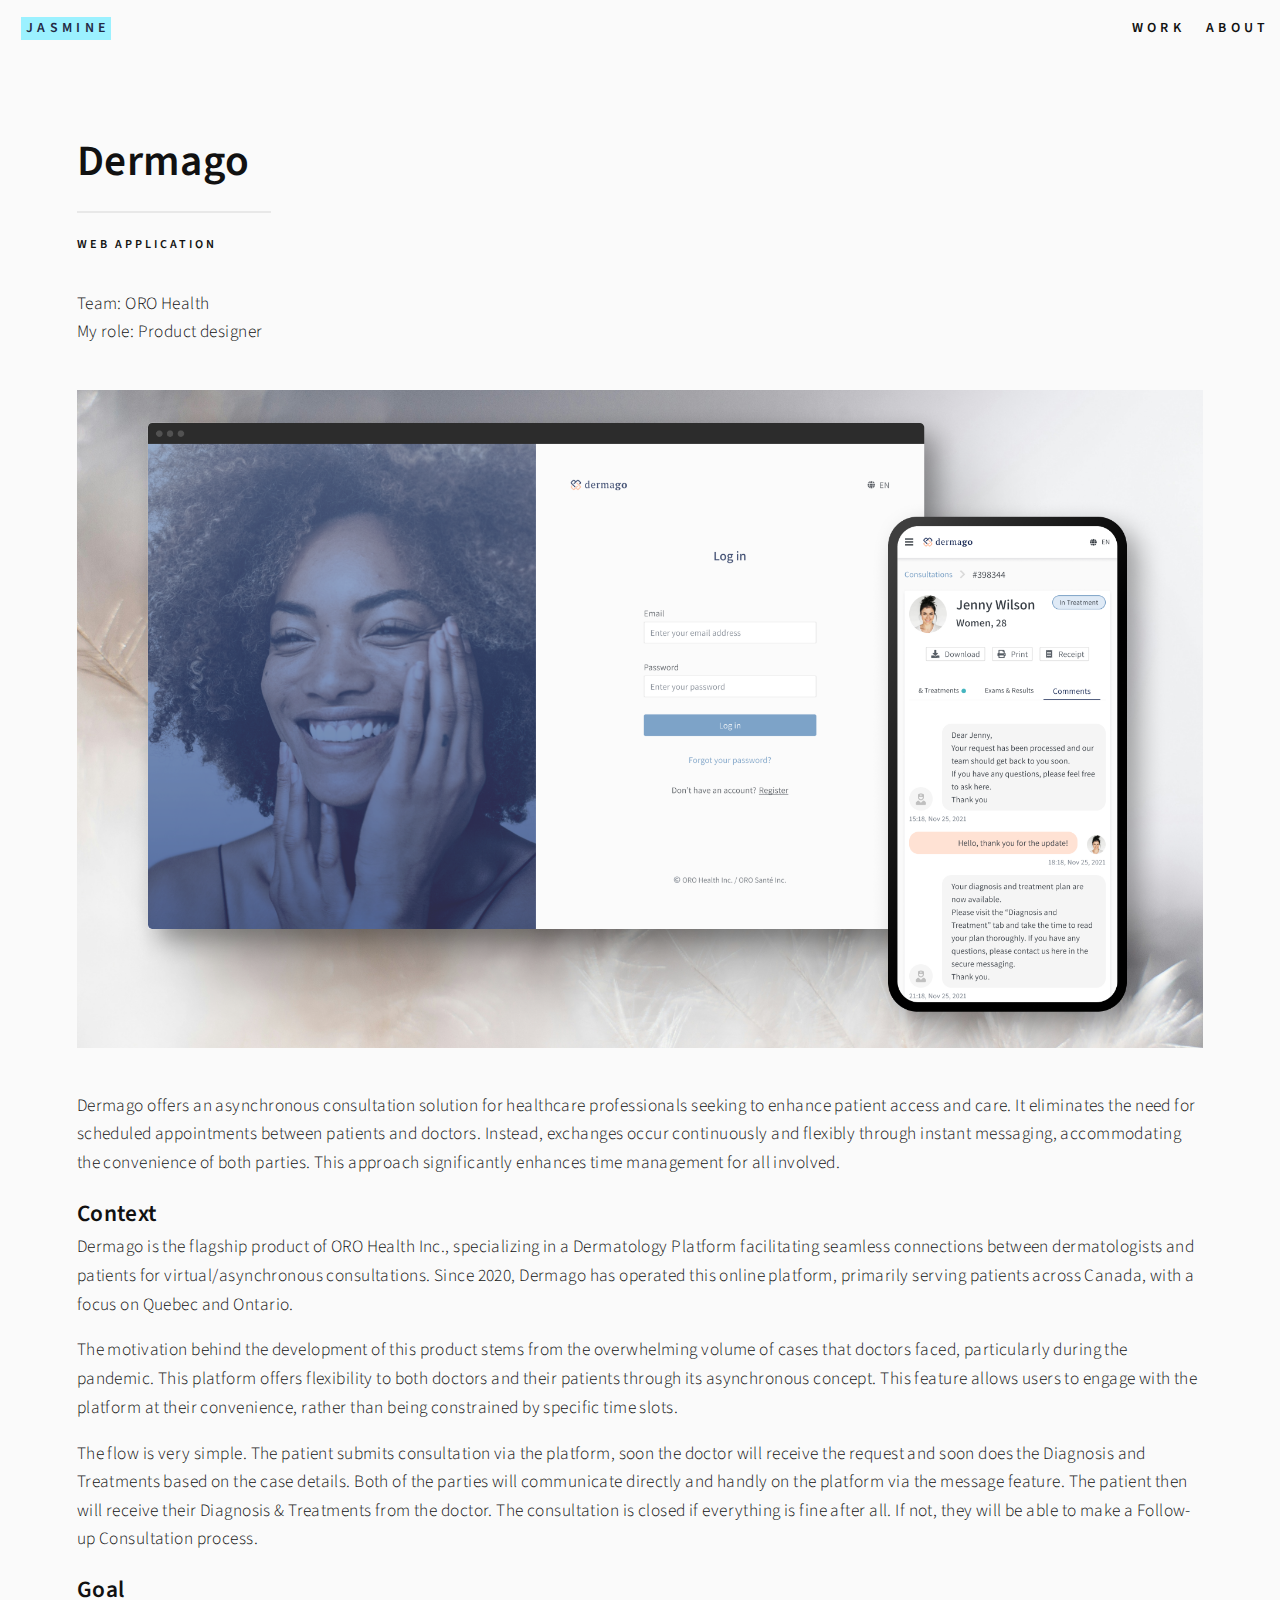
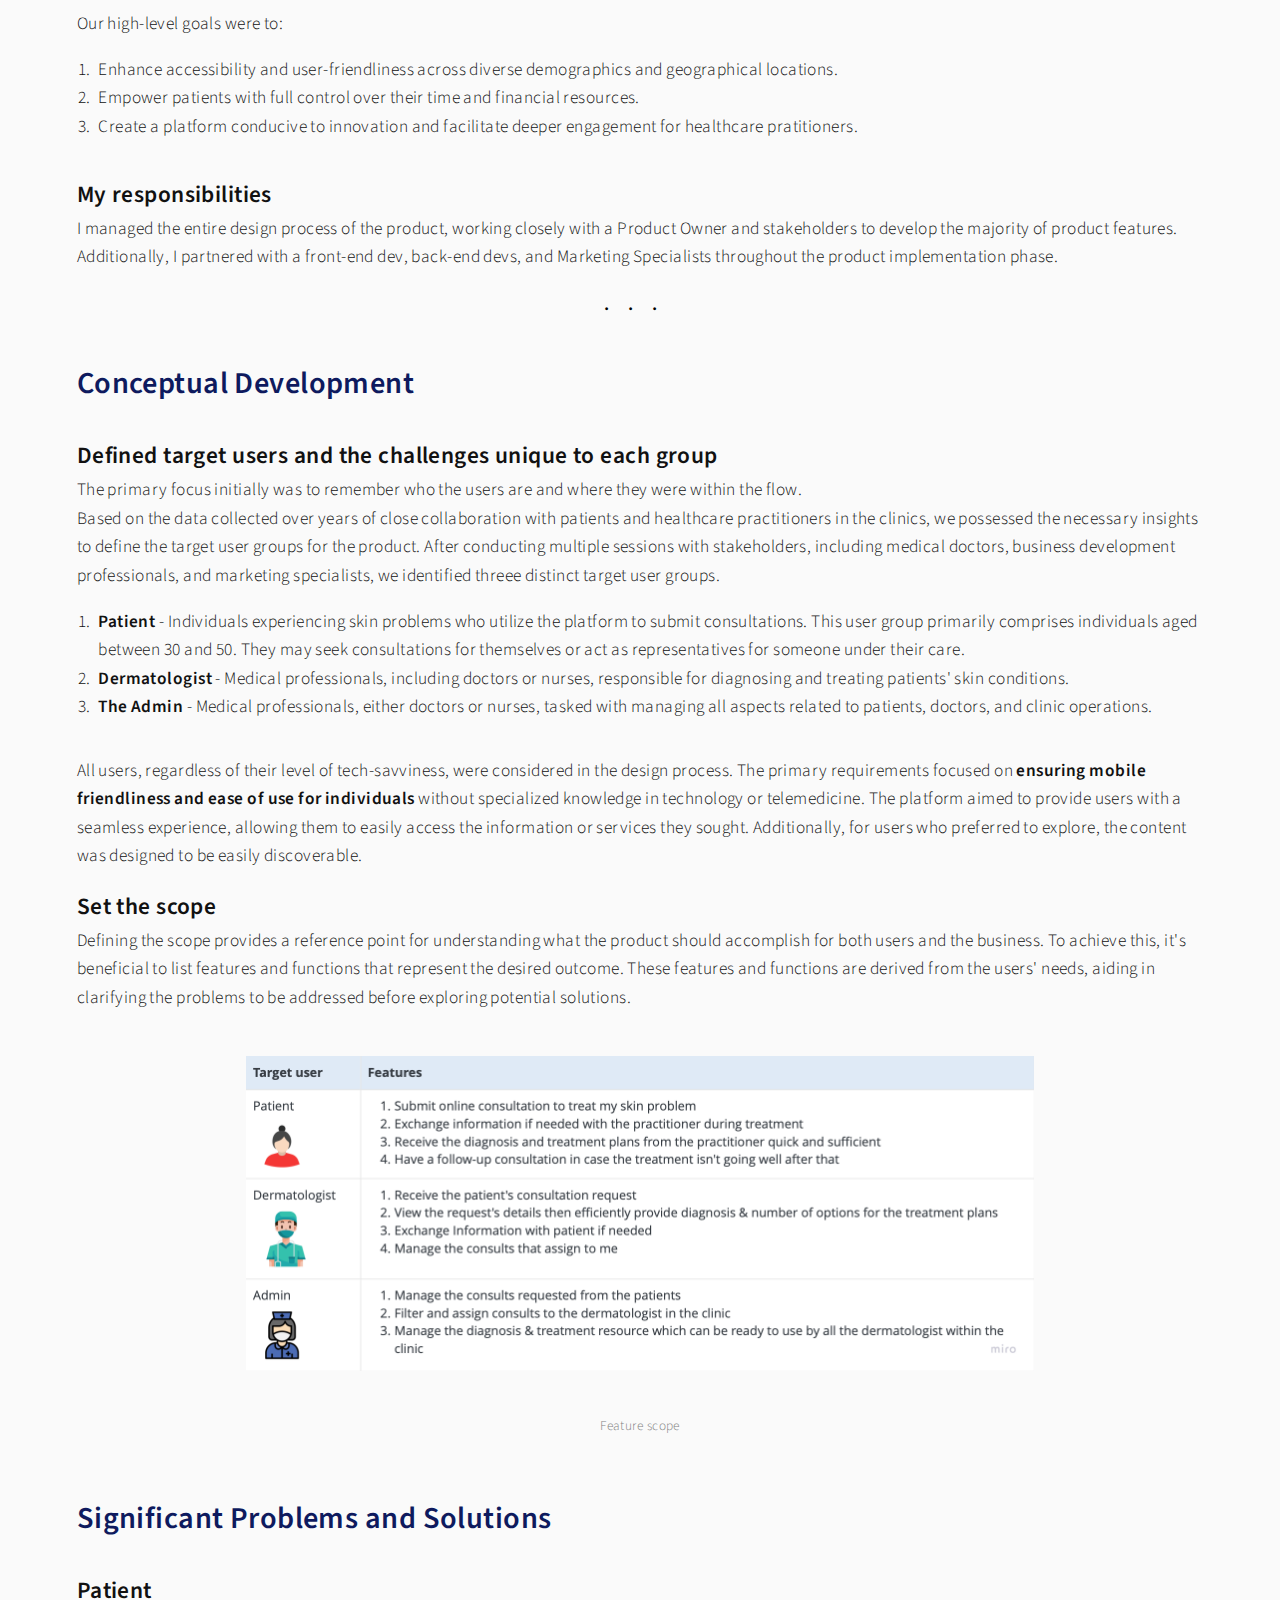
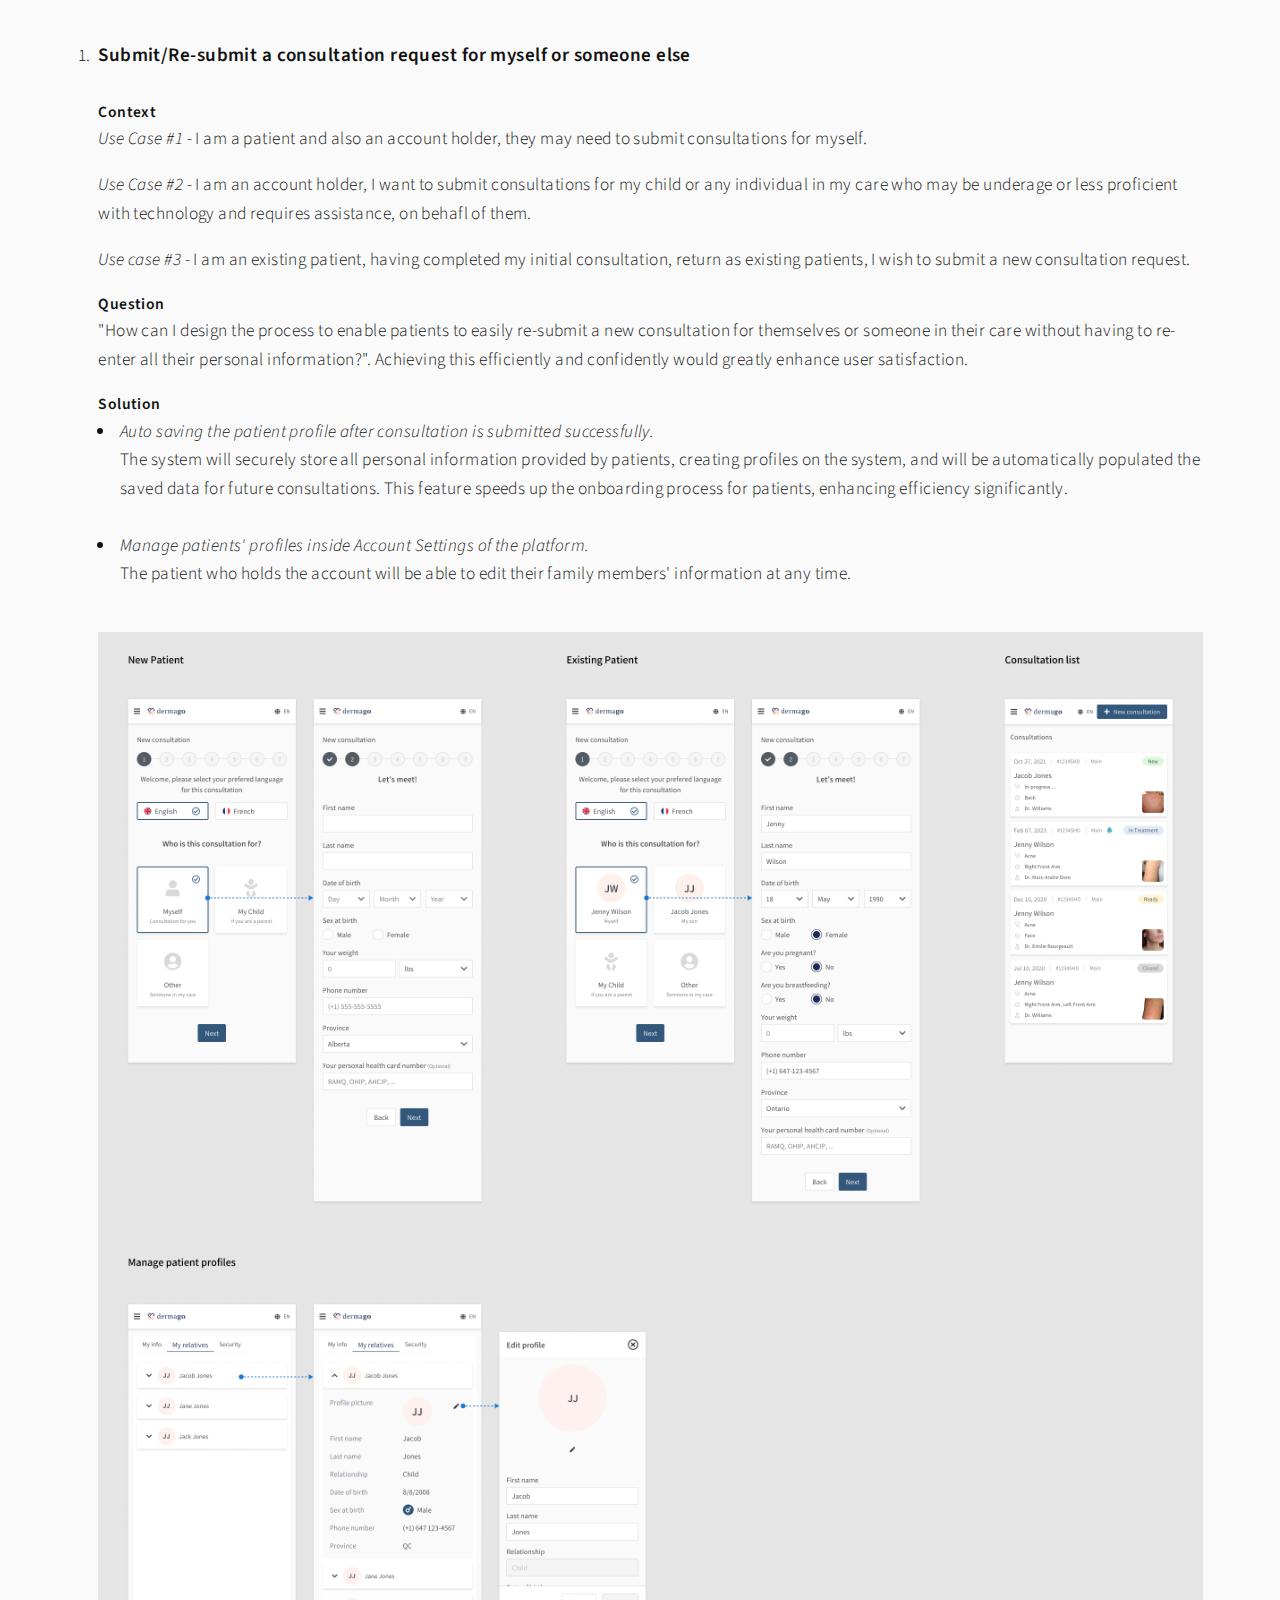
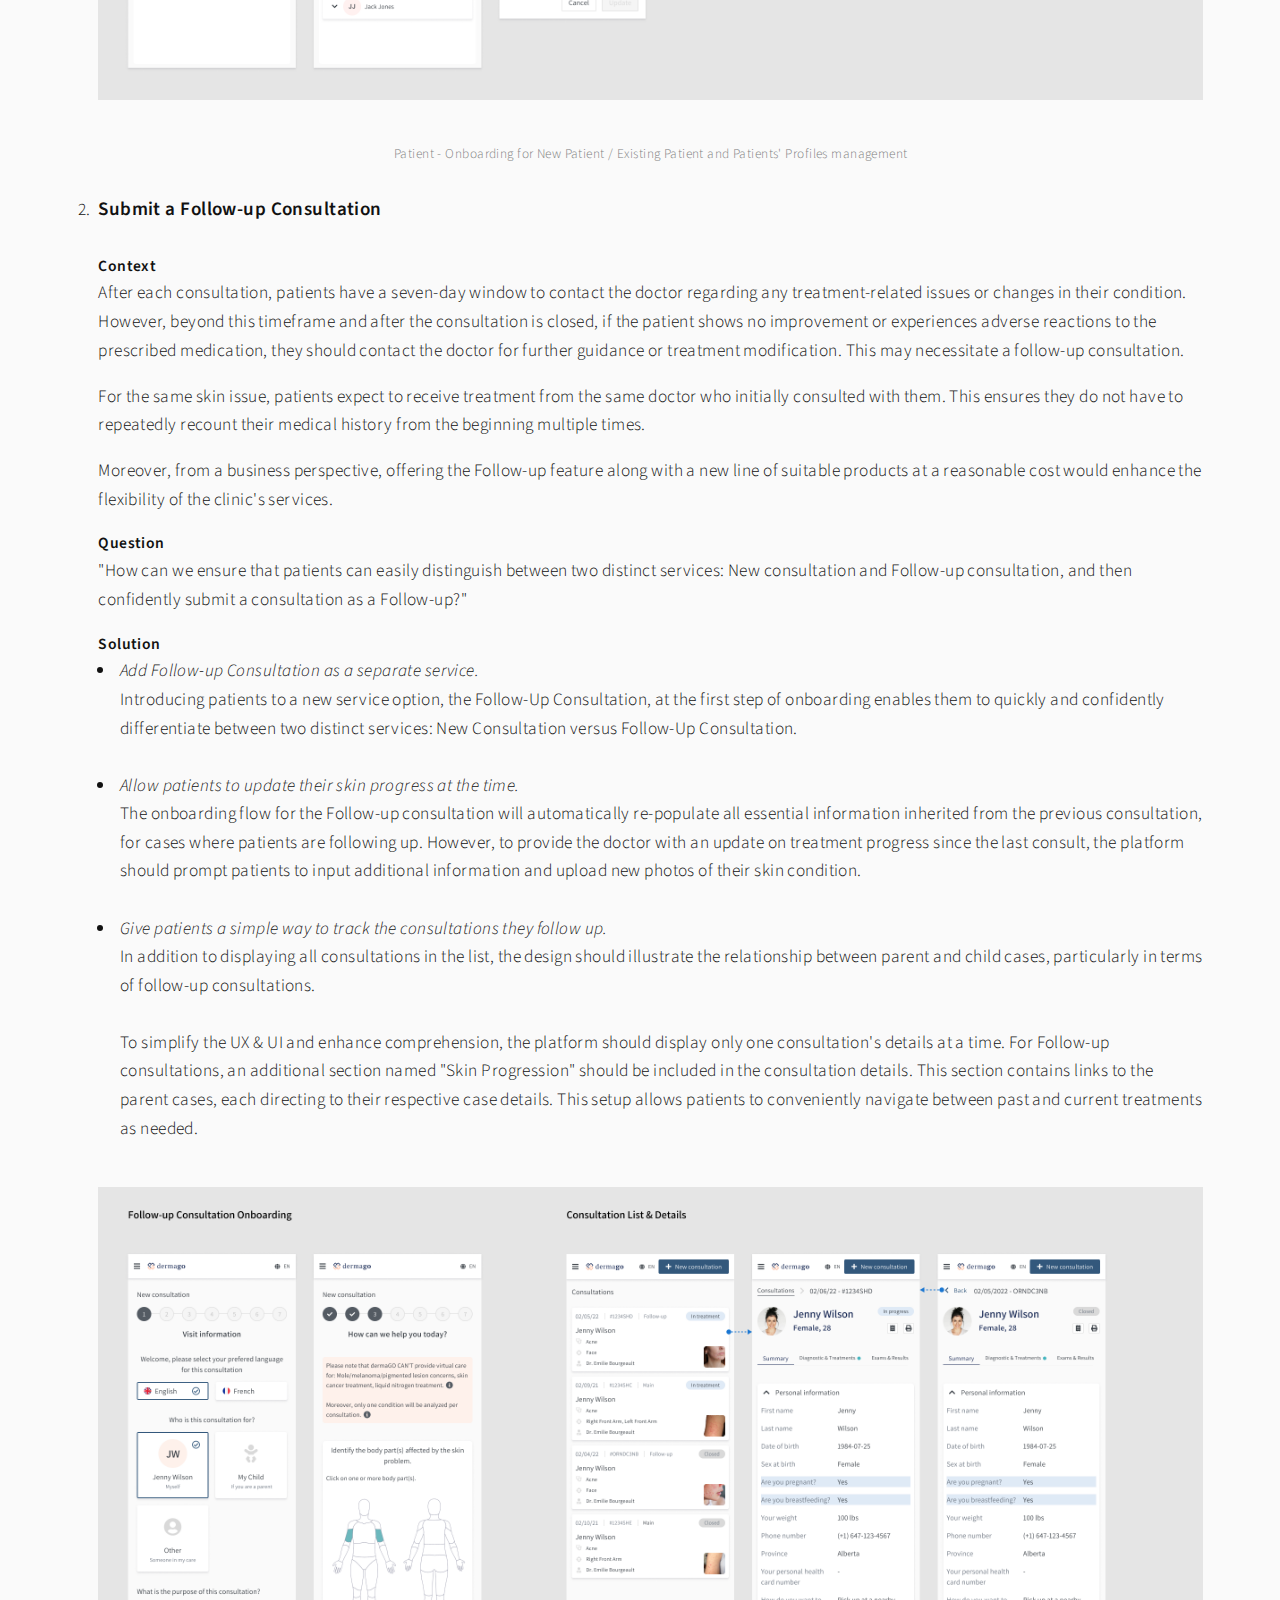
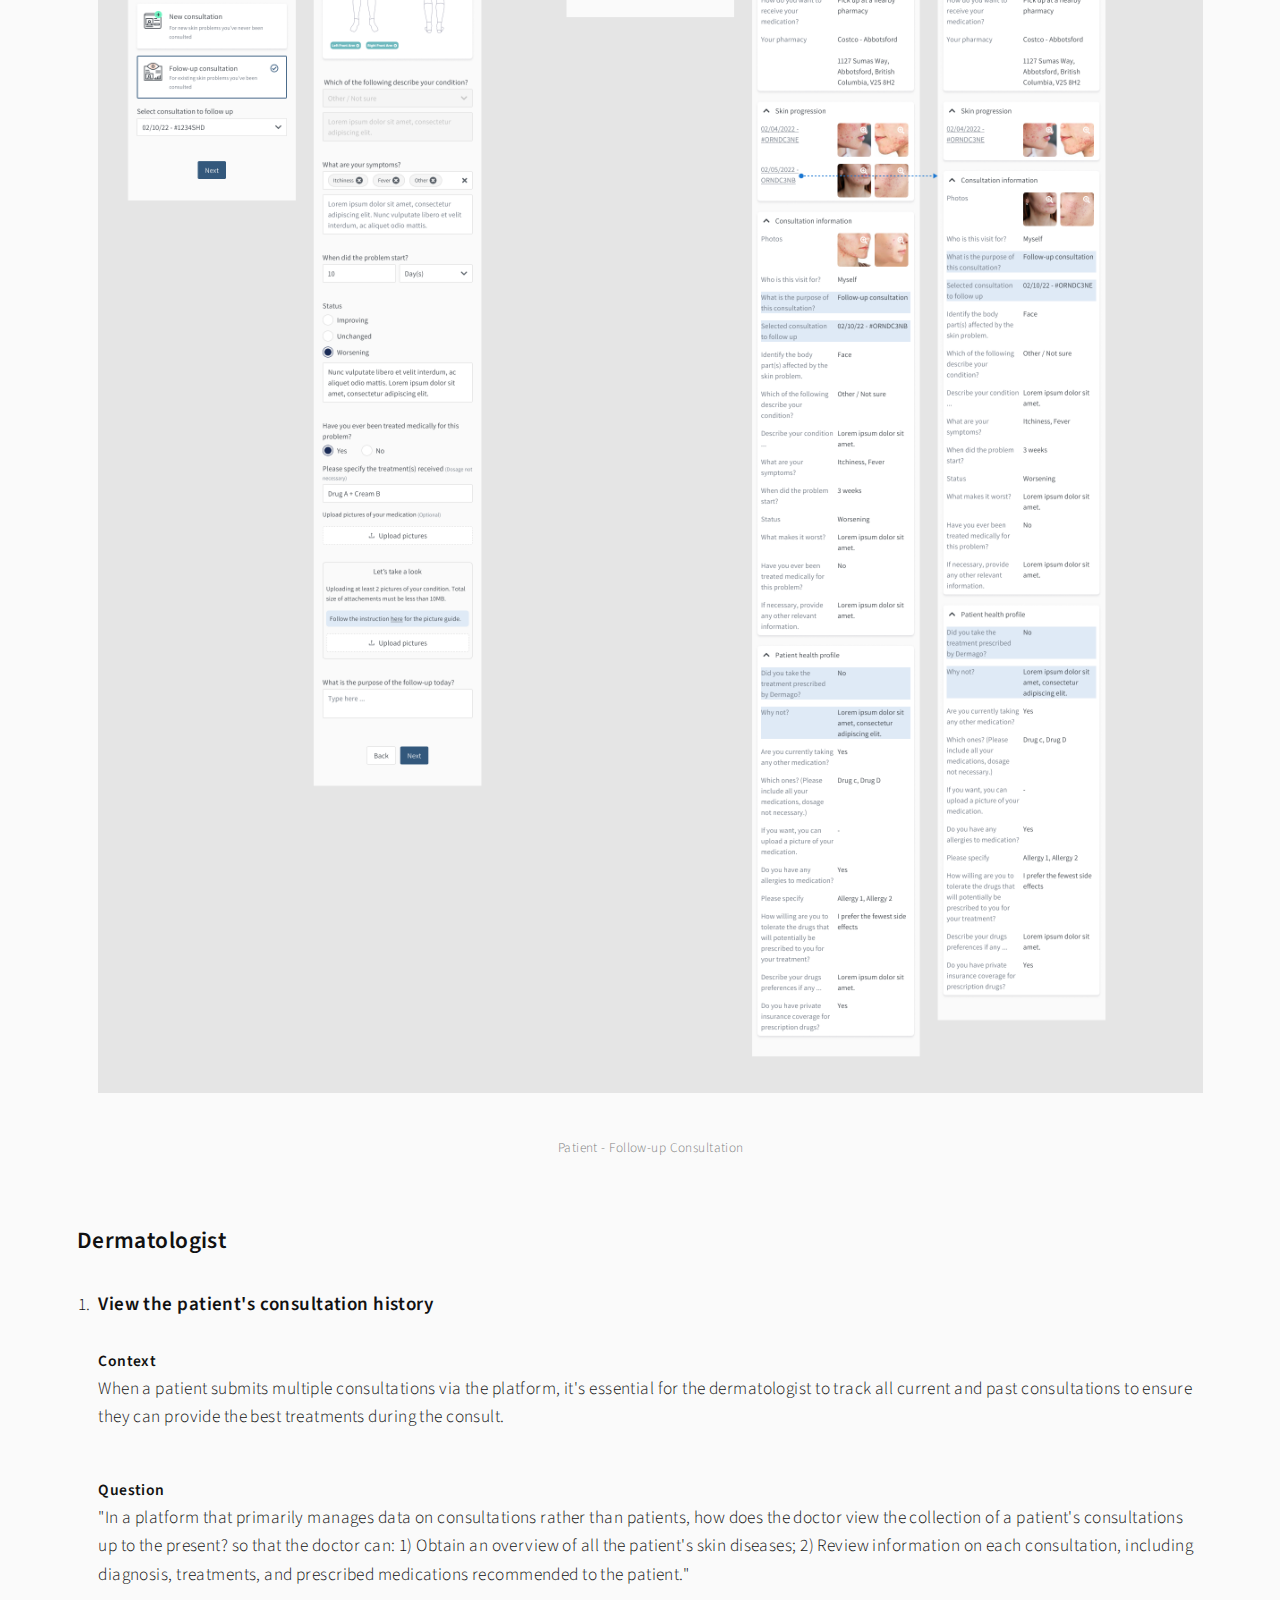
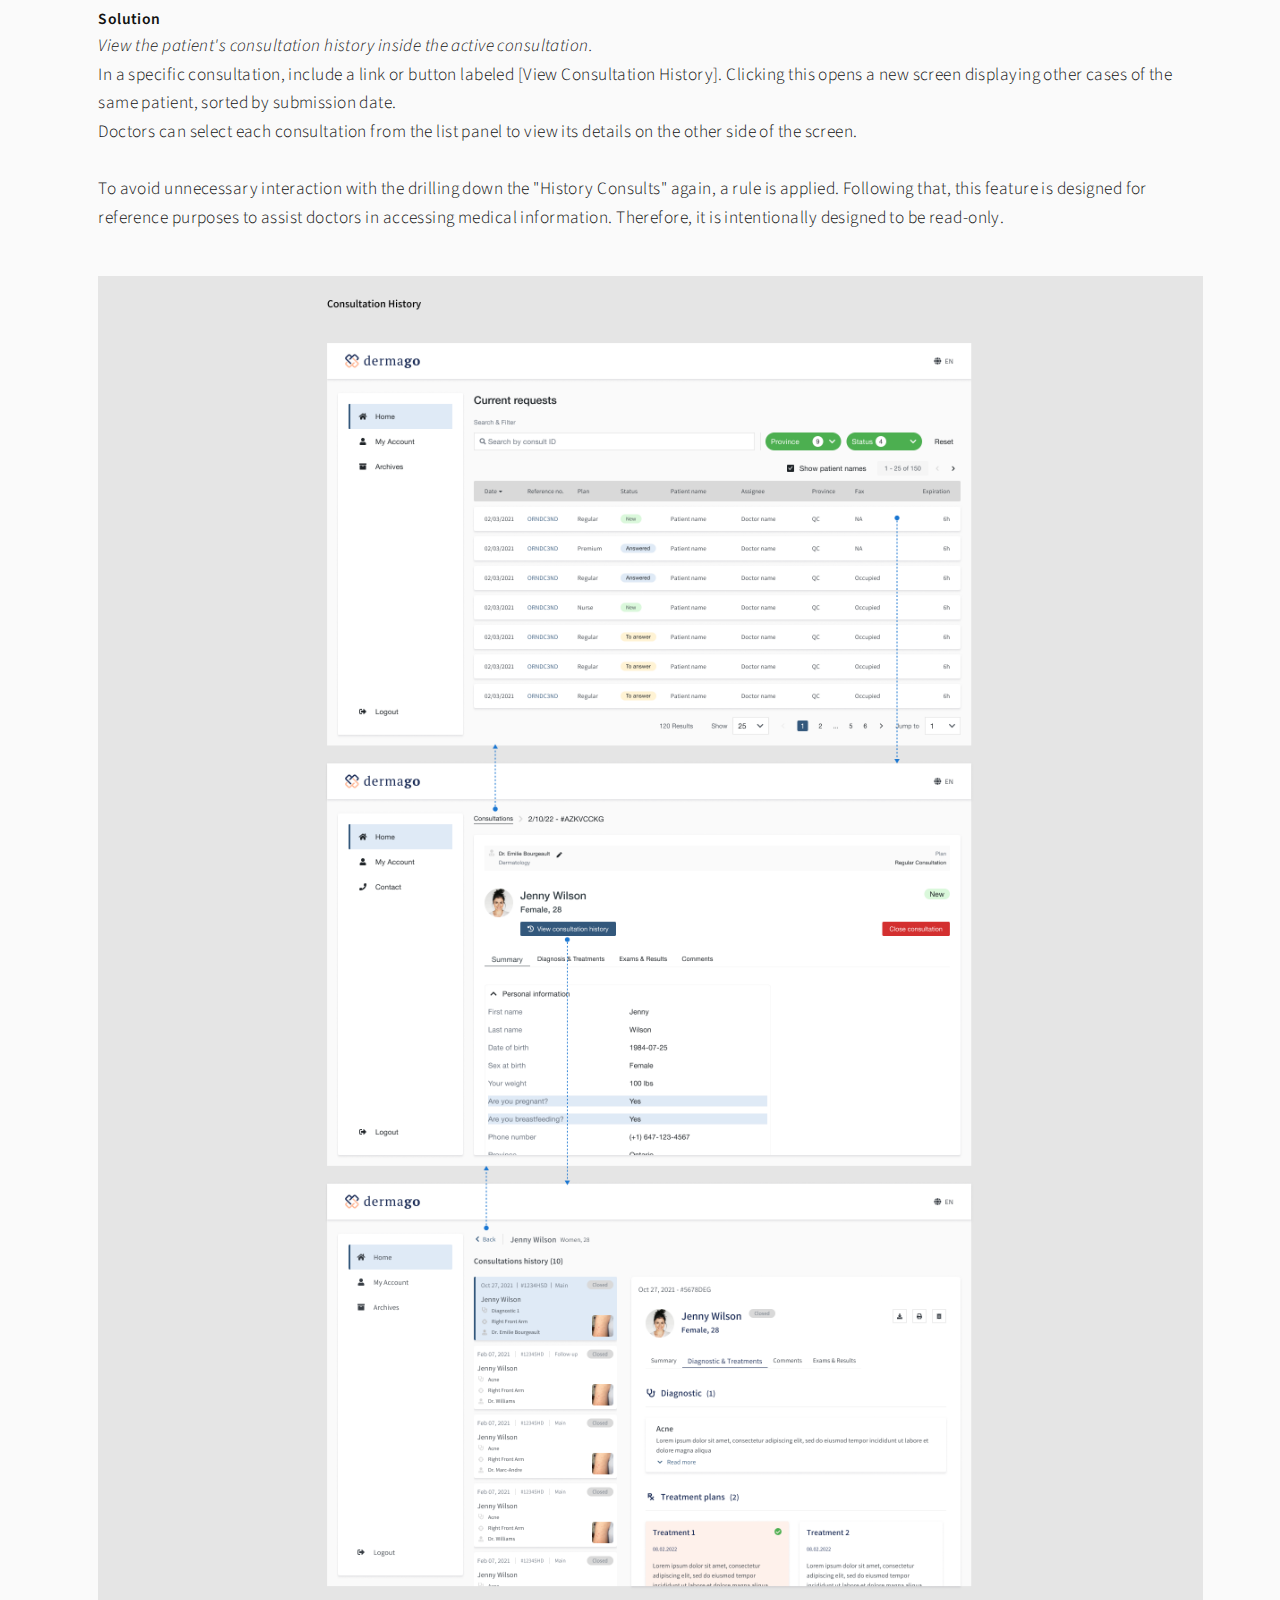
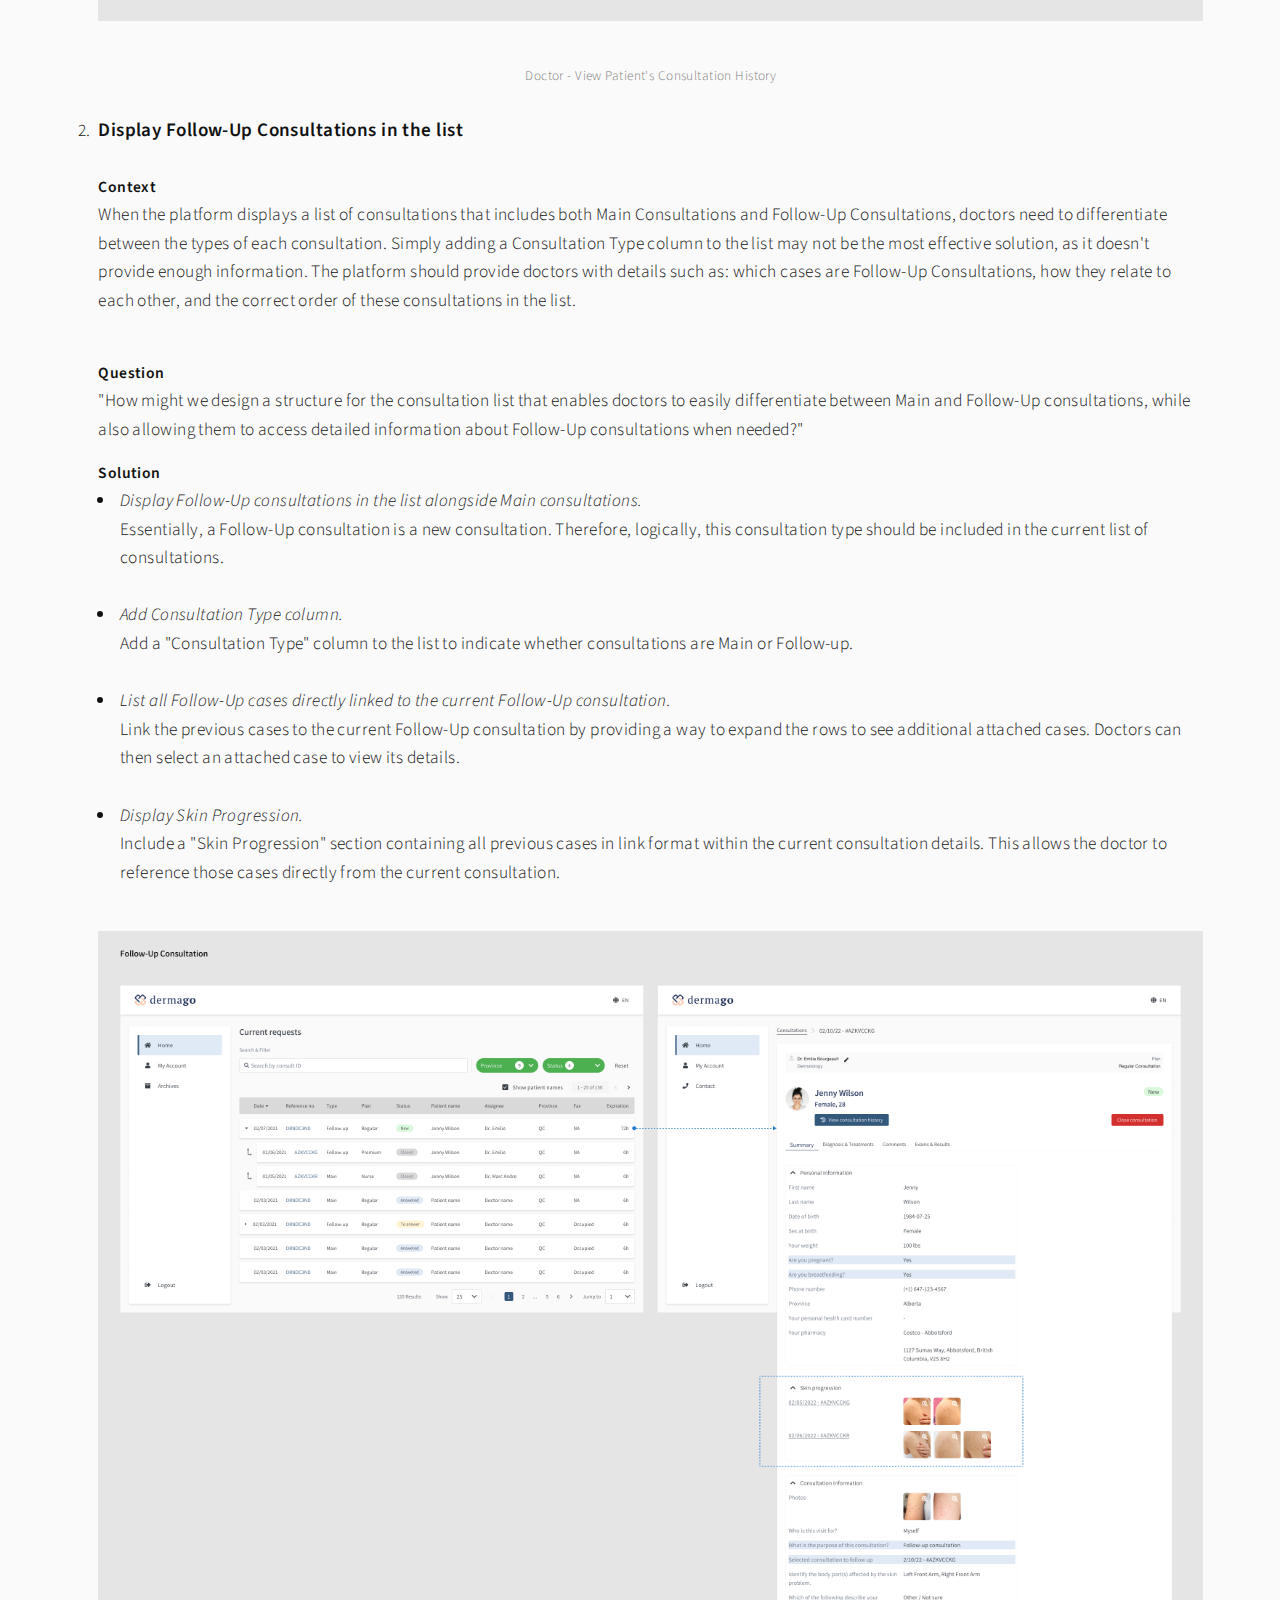
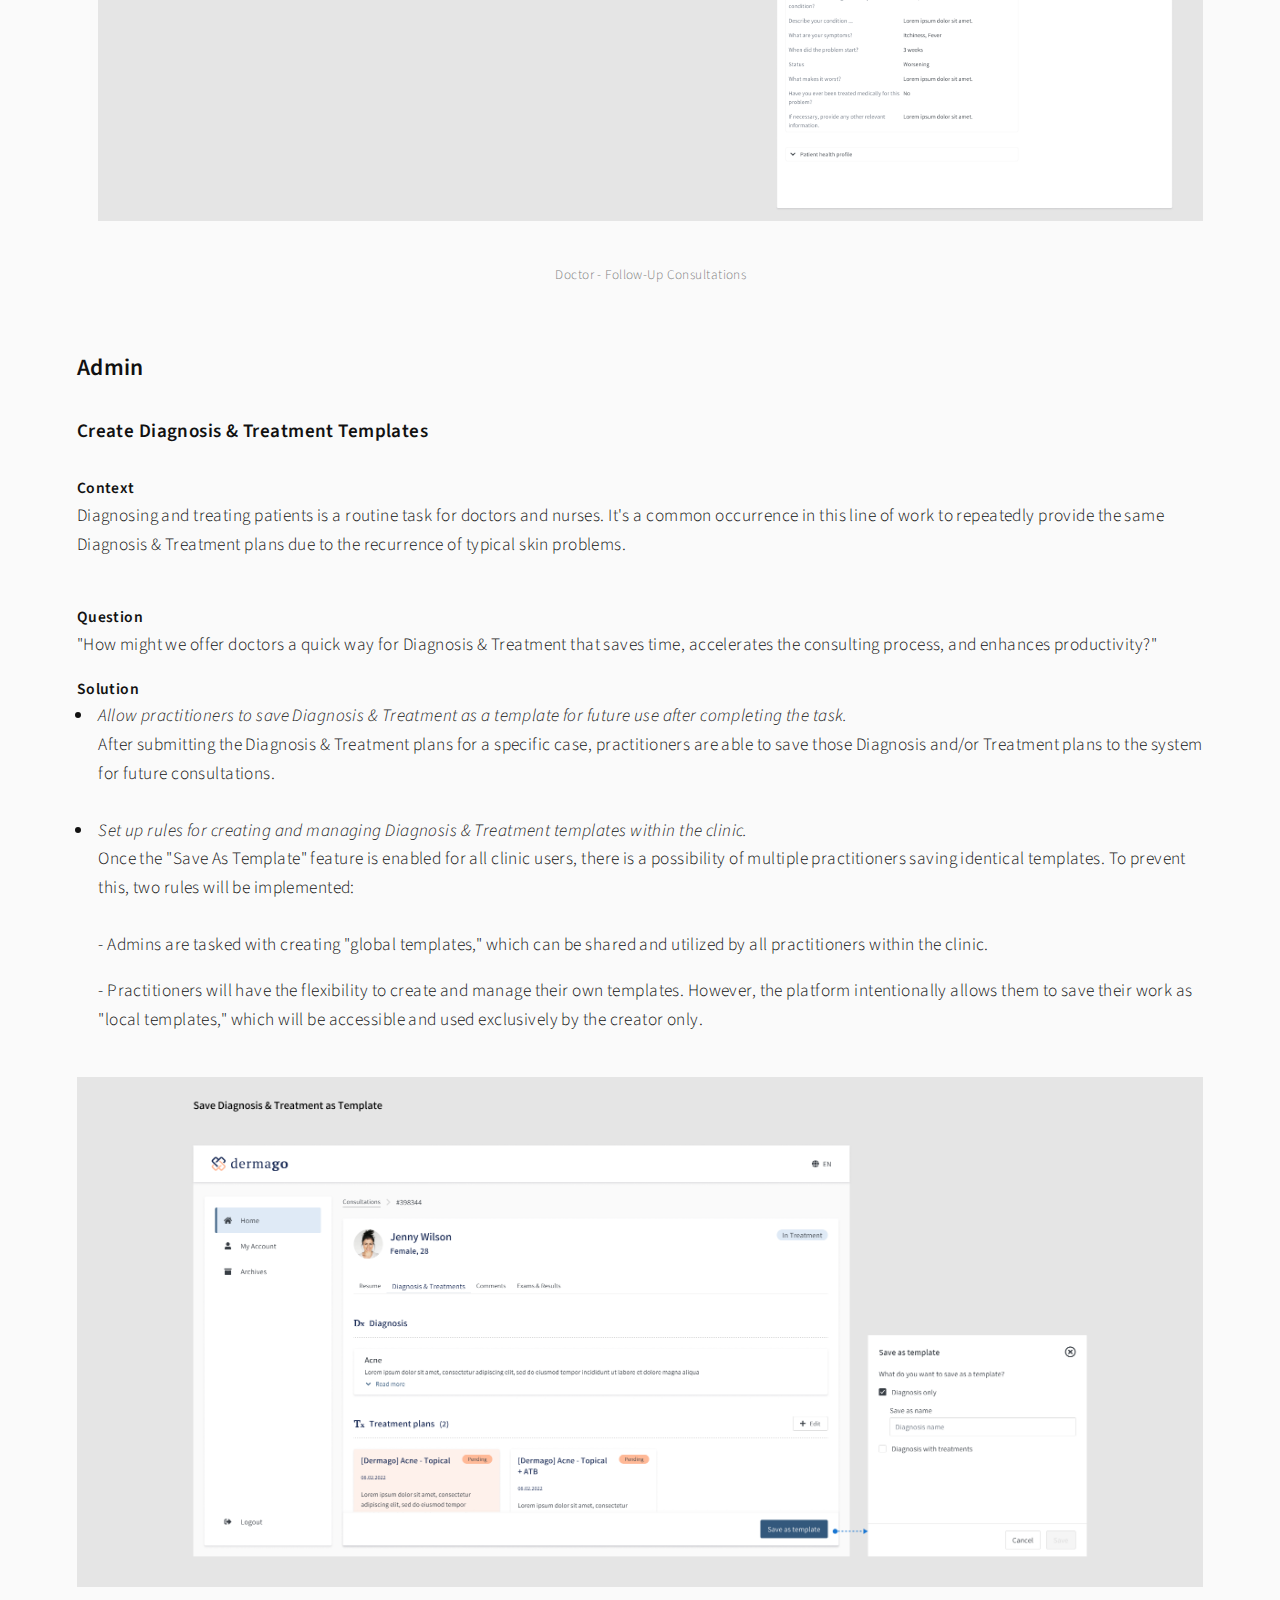
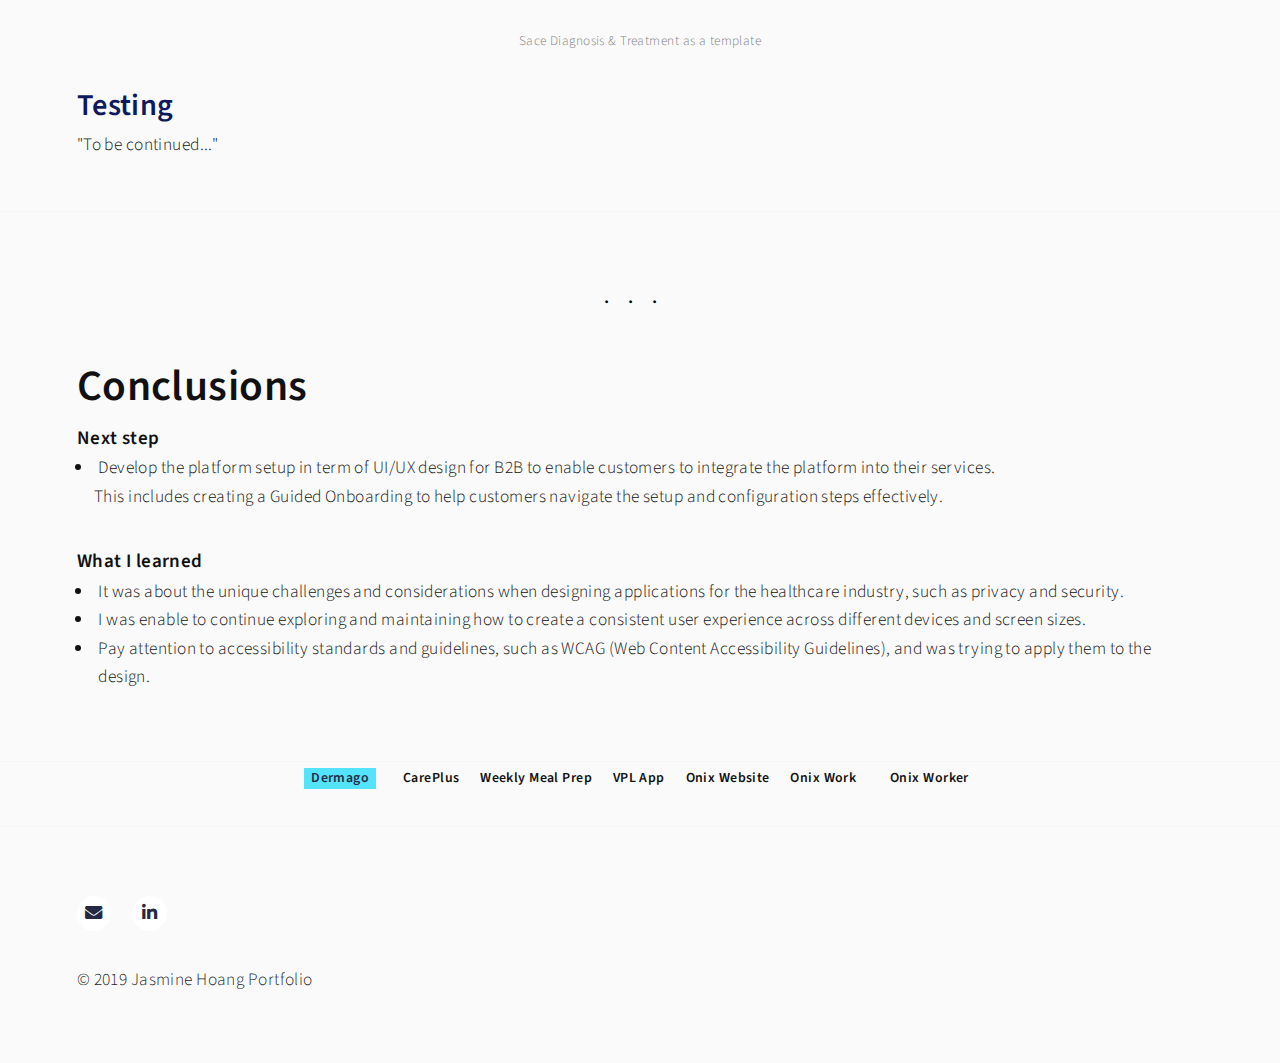
<file: dermago.html>
<!DOCTYPE HTML>
<!--
	Forty by HTML5 UP
	html5up.net | @ajlkn
	Free for personal and commercial use under the CCA 3.0 license (html5up.net/license)
-->
<html>
	<head>
		<title>Dermago</title>
		<meta charset="utf-8" />
		<meta name="viewport" content="width=device-width, initial-scale=1, user-scalable=no" />
		<link rel="stylesheet" href="assets/css/main.css" />
		<noscript><link rel="stylesheet" href="assets/css/noscript.css" /></noscript>
	</head>
	<body class="is-preload">

		<!-- Wrapper -->
			<div id="wrapper">

				<!-- Header -->
				<header id="header" class="alt">
					<a href="index.html" class="logo"><strong>JASMINE</strong></a>
					<nav id="menu0">
						<a class="active" href="index.html">Work</a>
						<a class="active" href="about.html">About</a>
					</nav>
				</header>

				<!-- Menu
					<nav id="menu">
						<ul class="links">
							<li><a href="index.html">Work</a></li>
							<li><a href="landing.html">About</a></li>
						</ul>
					</nav>

				-->

				<!-- Main -->
				<div id="main" class="alt">

					<!-- One -->
					<section id="one">
						<div class="inner">
							<header class="major">
								<h1>Dermago</h1>
								<p><strong>Web Application</strong></p>
							</header>
							<p>Team: ORO Health<br/>My role: Product designer</p>
							<span class="image main"><img src="images/pic176.png" alt="" /></span>
							<p>Dermago offers an asynchronous consultation solution for healthcare professionals seeking to enhance patient access and care. It eliminates the need for scheduled appointments between patients and doctors. Instead, exchanges occur continuously and flexibly through instant messaging, accommodating the convenience of both parties. This approach significantly enhances time management for all involved.</p>
							<h3>Context</h3>
							<p>Dermago is the flagship product of ORO Health Inc., specializing in a Dermatology Platform facilitating seamless connections between dermatologists and patients for virtual/asynchronous consultations. Since 2020, Dermago has operated this online platform, primarily serving patients across Canada, with a focus on Quebec and Ontario.
							</p>
							<p>The motivation behind the development of this product stems from the overwhelming volume of cases that doctors faced, particularly during the pandemic. This platform offers flexibility to both doctors and their patients through its asynchronous concept. This feature allows users to engage with the platform at their convenience, rather than being constrained by specific time slots.</p>
							<p>The flow is very simple. The patient submits consultation via the platform, soon the doctor will receive the request and soon does the Diagnosis and Treatments based on the case details. Both of the parties will communicate directly and handly on the platform via the message feature. The patient then will receive their Diagnosis & Treatments from the doctor. The consultation is closed if everything is fine after all. If not, they will be able to make a Follow-up Consultation process.</p>
							
							<h3>Goal</h3>
							<p>Our high-level goals were to:</p>
							<ol>
								<li>Enhance accessibility and user-friendliness across diverse demographics and geographical locations.</li>
								<li>Empower patients with full control over their time and financial resources.</li>
								<li>Create a platform conducive to innovation and facilitate deeper engagement for healthcare pratitioners.</li>
							</ol>
							<h3>My responsibilities</h3>
							<p>I managed the entire design process of the product, working closely with a Product Owner and stakeholders to develop the majority of product features. Additionally, I partnered with a front-end dev, back-end devs, and Marketing Specialists throughout the product implementation phase.</p>
							<h4 class="devider">...</h4>
							<!-- <h1>Title</h1> -->
							<h2>Conceptual Development</h2><br>
							<h3>Defined target users and the challenges unique to each group</h3>
							<p>The primary focus initially was to remember who the users are and where they were within the flow.<br/>
								Based on the data collected over years of close collaboration with patients and healthcare practitioners in the clinics, we possessed the necessary insights to define the target user groups for the product. After conducting multiple sessions with stakeholders, including medical doctors, business development professionals, and marketing specialists, we identified threee distinct target user groups.
								<ol>
									<li> <b>Patient</b> - Individuals experiencing skin problems who utilize the platform to submit consultations. This user group primarily comprises individuals aged between 30 and 50. They may seek consultations for themselves or act as representatives for someone under their care.</li>
									<li> <b>Dermatologist</b> - Medical professionals, including doctors or nurses, responsible for diagnosing and treating patients' skin conditions.</li>
									<li><b>The Admin</b> - Medical professionals, either doctors or nurses, tasked with managing all aspects related to patients, doctors, and clinic operations.</li>
								</ol>
								All users, regardless of their level of tech-savviness, were considered in the design process. The primary requirements focused on <b>ensuring mobile friendliness and ease of use for individuals</b> without specialized knowledge in technology or telemedicine. The platform aimed to provide users with a seamless experience, allowing them to easily access the information or services they sought. Additionally, for users who preferred to explore, the content was designed to be easily discoverable.</p>
						

							<h3>Set the scope</h3>
							<p>Defining the scope provides a reference point for understanding what the product should accomplish for both users and the business. To achieve this, it's beneficial to list features and functions that represent the desired outcome. These features and functions are derived from the users' needs, aiding in clarifying the problems to be addressed before exploring potential solutions.</p>

							<span class="image main flex"><img src="images/pic170.png" alt="Feature scope" /></span>
							<figcaption>Feature scope</figcaption>
							<br><br>
							
							<h2>Significant Problems and Solutions</h2><br>
							<!--Patient-->
							<h3>Patient</h3>
							<br/>
							<ol>
								<!--Probelem #1-->
								<li><h4>Submit/Re-submit a consultation request for myself or someone else</h4><br>
									<h5>Context</h5>
									<p><i>Use Case #1</i> - I am a patient and also an account holder, they may need to submit consultations for myself.</p>
									<p><i>Use Case #2</i> - I am an account holder, I want to submit consultations for my child or any individual in my care who may be underage or less proficient with technology and requires assistance, on behafl of them.</p>
									<p><i>Use case #3</i> - I am an existing patient, having completed my initial consultation, return as existing patients, I wish to submit a new consultation request.</p>
									
									<h5>Question</h5>
									<p>"How can I design the process to enable patients to easily re-submit a new consultation for themselves or someone in their care without having to re-enter all their personal information?". Achieving this efficiently and confidently would greatly enhance user satisfaction.</p>

									<h5>Solution</h5>
									<ul>
										<li><i>Auto saving the patient profile after consultation is submitted successfully.</i><br/>
											The system will securely store all personal information provided by patients, creating profiles on the system, and will be automatically populated the saved data for future consultations. This feature speeds up the onboarding process for patients, enhancing efficiency significantly.</li><br/>
										<li><i>Manage patients' profiles inside Account Settings of the platform.</i><br/>
											The patient who holds the account will be able to edit their family members' information at any time.</li>
									</ul>
									<span class="image main"><img src="images/pic171.png" alt="" /></span>
							 		<figcaption>Patient - Onboarding for New Patient / Existing Patient and Patients' Profiles management</figcaption>
									<br/>
								</li>

								<!--Probelem #2-->
								<li><h4>Submit a Follow-up Consultation</h4><br>
									<h5>Context</h5>
									<p>After each consultation, patients have a seven-day window to contact the doctor regarding any treatment-related issues or changes in their condition. However, beyond this timeframe and after the consultation is closed, if the patient shows no improvement or experiences adverse reactions to the prescribed medication, they should contact the doctor for further guidance or treatment modification. This may necessitate a follow-up consultation.</p>
									<p>For the same skin issue, patients expect to receive treatment from the same doctor who initially consulted with them. This ensures they do not have to repeatedly recount their medical history from the beginning multiple times.</p>
									<p>Moreover, from a business perspective, offering the Follow-up feature along with a new line of suitable products at a reasonable cost would enhance the flexibility of the clinic's services.</p>
									<h5>Question</h5>
									<p>"How can we ensure that patients can easily distinguish between two distinct services: New consultation and Follow-up consultation, and then confidently submit a consultation as a Follow-up?"</p>

									<h5>Solution</h5>
									<ul>
										<li><i>Add Follow-up Consultation as a separate service.</i><br/>
											Introducing patients to a new service option, the Follow-Up Consultation, at the first step of onboarding enables them to quickly and confidently differentiate between two distinct services: New Consultation versus Follow-Up Consultation.</li><br/>
										<li><i>Allow patients to update their skin progress at the time.</i><br/>
											The onboarding flow for the Follow-up consultation will automatically re-populate all essential information inherited from the previous consultation, for cases where patients are following up. However, to provide the doctor with an update on treatment progress since the last consult, the platform should prompt patients to input additional information and upload new photos of their skin condition.</li><br/>
											<li><i>Give patients a simple way to track the consultations they follow up.</i><br/>
												In addition to displaying all consultations in the list, the design should illustrate the relationship between parent and child cases, particularly in terms of follow-up consultations.<br/><br/>To simplify the UX & UI and enhance comprehension, the platform should display only one consultation's details at a time. For Follow-up consultations, an additional section named "Skin Progression" should be included in the consultation details. This section contains links to the parent cases, each directing to their respective case details. This setup allows patients to conveniently navigate between past and current treatments as needed.</li>
									</ul>
									<span class="image main"><img src="images/pic172.png" alt="" /></span>
									<figcaption>Patient - Follow-up Consultation</figcaption>
									<br>
								</li>
							</ol>
							<!--Dermatologist-->
							<h3>Dermatologist</h3>
							<br/>
							<ol>
								<!--Probelem #1-->
								<li><h4>View the patient's consultation history</h4><br>
									<h5>Context</h5>
							 		<p>When a patient submits multiple consultations via the platform, it's essential for the dermatologist to track all current and past consultations to ensure they can provide the best treatments during the consult.</p><br/>
									<h5>Question</h5>
									<p>"In a platform that primarily manages data on consultations rather than patients, how does the doctor view the collection of a patient's consultations up to the present? so that the doctor can: 1) Obtain an overview of all the patient's skin diseases; 2) Review information on each consultation, including diagnosis, treatments, and prescribed medications recommended to the patient."</p>

									<h5>Solution</h5>
									<p><i>View the patient's consultation history inside the active consultation.</i><br/>
										In a specific consultation, include a link or button labeled [View Consultation History]. Clicking this opens a new screen displaying other cases of the same patient, sorted by submission date.<br/>Doctors can select each consultation from the list panel to view its details on the other side of the screen.<br/><br/>To avoid unnecessary interaction with the drilling down the "History Consults" again, a rule is applied. Following that, this feature is designed for reference purposes to assist doctors in accessing medical information. Therefore, it is intentionally designed to be read-only.</p>
									<span class="image main"><img src="images/pic173.png" alt="" /></span>
							 		<figcaption>Doctor - View Patient's Consultation History</figcaption>
									<br/>
								</li>

								<!--Probelem #2-->
								<li><h4>Display Follow-Up Consultations in the list</h4><br>
									<h5>Context</h5>
									<p>When the platform displays a list of consultations that includes both Main Consultations and Follow-Up Consultations, doctors need to differentiate between the types of each consultation. Simply adding a Consultation Type column to the list may not be the most effective solution, as it doesn't provide enough information. The platform should provide doctors with details such as: which cases are Follow-Up Consultations, how they relate to each other, and the correct order of these consultations in the list.</p><br/>
								 <h5>Question</h5>
								 <p>"How might we design a structure for the consultation list that enables doctors to easily differentiate between Main and Follow-Up consultations, while also allowing them to access detailed information about Follow-Up consultations when needed?"</p>

								 <h5>Solution</h5>
									<ul>
										<li><i>Display Follow-Up consultations in the list alongside Main consultations.</i><br/>Essentially, a Follow-Up consultation is a new consultation. Therefore, logically, this consultation type should be included in the current list of consultations.</li><br/>
										<li><i>Add Consultation Type column.</i><br/>Add a "Consultation Type" column to the list to indicate whether consultations are Main or Follow-up.</li><br/>
										<li><i>List all Follow-Up cases directly linked to the current Follow-Up consultation.</i><br/>Link the previous cases to the current Follow-Up consultation by providing a way to expand the rows to see additional attached cases. Doctors can then select an attached case to view its details.</li><br/>
										<li><i>Display Skin Progression.</i><br/>Include a "Skin Progression" section containing all previous cases in link format within the current consultation details. This allows the doctor to reference those cases directly from the current consultation.</li>
									</ul>
								 <span class="image main"><img src="images/pic174.png" alt="" /></span>
									<figcaption>Doctor - Follow-Up Consultations</figcaption>
								 <br/>
							 </li>
								</ol>

								<!--Admin-->
							<h3>Admin</h3>
							<br/>
							
								<h4>Create Diagnosis & Treatment Templates</h4><br>
								<h5>Context</h5>
							 		<p>Diagnosing and treating patients is a routine task for doctors and nurses. It's a common occurrence in this line of work to repeatedly provide the same Diagnosis & Treatment plans due to the recurrence of typical skin problems.</p><br/>
									<h5>Question</h5>
									<p>"How might we offer doctors a quick way for Diagnosis & Treatment that saves time, accelerates the consulting process, and enhances productivity?"</p>

									<h5>Solution</h5>
									<ul>
										<li><i>Allow practitioners to save Diagnosis & Treatment as a template for future use after completing the task.</i><br/>After submitting the Diagnosis & Treatment plans for a specific case, practitioners are able to save those Diagnosis and/or Treatment plans to the system for future consultations.</li><br/>
										<li><i>Set up rules for creating and managing Diagnosis & Treatment templates within the clinic.</i><br/>Once the "Save As Template" feature is enabled for all clinic users, there is a possibility of multiple practitioners saving identical templates. To prevent this, two rules will be implemented:<br/><br/>
										<p>- Admins are tasked with creating "global templates," which can be shared and utilized by all practitioners within the clinic.</p>
										<p>- Practitioners will have the flexibility to create and manage their own templates. However, the platform intentionally allows them to save their work as "local templates," which will be accessible and used exclusively by the creator only.</p></li>
									</ul>
									<span class="image main"><img src="images/pic175.png" alt="" /></span>
							 		<figcaption>Sace Diagnosis & Treatment as a template</figcaption>
									<br/>
							<h2>Testing</h2>
							<p>"To be continued..."</p>
							


							<!--
							<h5>Key insights:</h5>
							<ol>
								<li>Doctors will primarily contact their patients by phone for a remote appointment. Possible reasons are the cost of virtual solutions and issues around adopting a new system.</li>
								<li>Most people felt that the convenience of a virtual appointment may remove frustrations associated with visiting a doctor but also created new challenges such as difficulty explaining their concerns to the doctor.</li>
								<li>Most people will seek out advice before booking an appointment with a doctor. Family members are consulted and trusted more than google searches.</li>
								<li>Most people don't want to keep copies of their medical records in the paper but want to keep them online.</li>
							</ol>

							<h3>Findings</h3>
							<ol>
								<li>Some patients ca not upload a photo of skin to the application during the onboarding process. Actually, this is the technical issue originally because of the file format limitation. However, this also shows the lack of usability here that the app does not guide the end users clearly. It does effect to the experience of them at first of using the app.</li>
								<li>People have a demand to look through the onboarding process, at least several steps to get the concept of the app, how it works, etc. then they will not block them if they are not the registered patients yet.</li>
								<li>Doctor - </li>
								<li>People managing their family members' healthcare face similar problems as 1,2,3 above.</li>
							</ol>
							-->

						</div>
					</section>
				</div>	

						

				<div id="main" class="alt">
		
					<section id="one">
						<div class="inner">	
							<h4 class="devider">...</h4>
							<h1>Conclusions</h1>
							<h4>Next step</h4>
							<ul>
								<li>Develop the platform setup in term of UI/UX design for B2B to enable customers to integrate the platform into their services.</li>
								This includes creating a Guided Onboarding to help customers navigate the setup and configuration steps effectively.
							</ul>
								<h4>What I learned</h4>
								<ul>
									<li>It was about the unique challenges and considerations when designing applications for the healthcare industry, such as privacy and security.</li>
									<li>I was enable to continue exploring and maintaining how to create a consistent user experience across different devices and screen sizes.</li>
									<li>Pay attention to accessibility standards and guidelines, such as WCAG (Web Content Accessibility Guidelines), and was trying to apply them to the design.</li>
									
								</ul>
								
						</div>
					</section>
					<div class="pag">
						<ul class="pagination">
							<li><a href="dermago.html" class="page active">Dermago</a></li>
							<li><a href="careplus.html" class="page">CarePlus</a></li>
							<li><a href="mealprep.html" class="page">Weekly Meal Prep</a></li>
							<li><a href="vplapp.html" class="page">VPL App</a></li>
							<li><a href="onixwebsite.html" class="page">Onix Website</a></li>
							<li><a href="onixwork.html" class="page">Onix Work</a></li>
							<li><a href="onixworker.html" class="page">Onix Worker</a></li>
						</ul>
					</div>
				</div>

				<!-- Footer -->
					<footer id="footer">
						<div class="inner">
							<ul class="icons">
								<li><a href="mailto:jasminevn1805@gmail.com" class="icon solid alt fa-envelope"><span class="label">Gmail</span></a></li>
								<li><a href="https://www.linkedin.com/in/jasmine-hoang/" class="icon brands alt fa-linkedin-in"><span class="label">LinkedIn</span></a></li>
							</ul>
							<ul class="copyright">
								<li>&copy; 2019 Jasmine Hoang Portfolio</li>
							</ul>
						</div>
					</footer>

			</div>

		<!-- Scripts -->
			<script src="assets/js/jquery.min.js"></script>
			<script src="assets/js/jquery.scrolly.min.js"></script>
			<script src="assets/js/jquery.scrollex.min.js"></script>
			<script src="assets/js/browser.min.js"></script>
			<script src="assets/js/breakpoints.min.js"></script>
			<script src="assets/js/util.js"></script>
			<script src="assets/js/main.js"></script>

	</body>
</html>
</file>
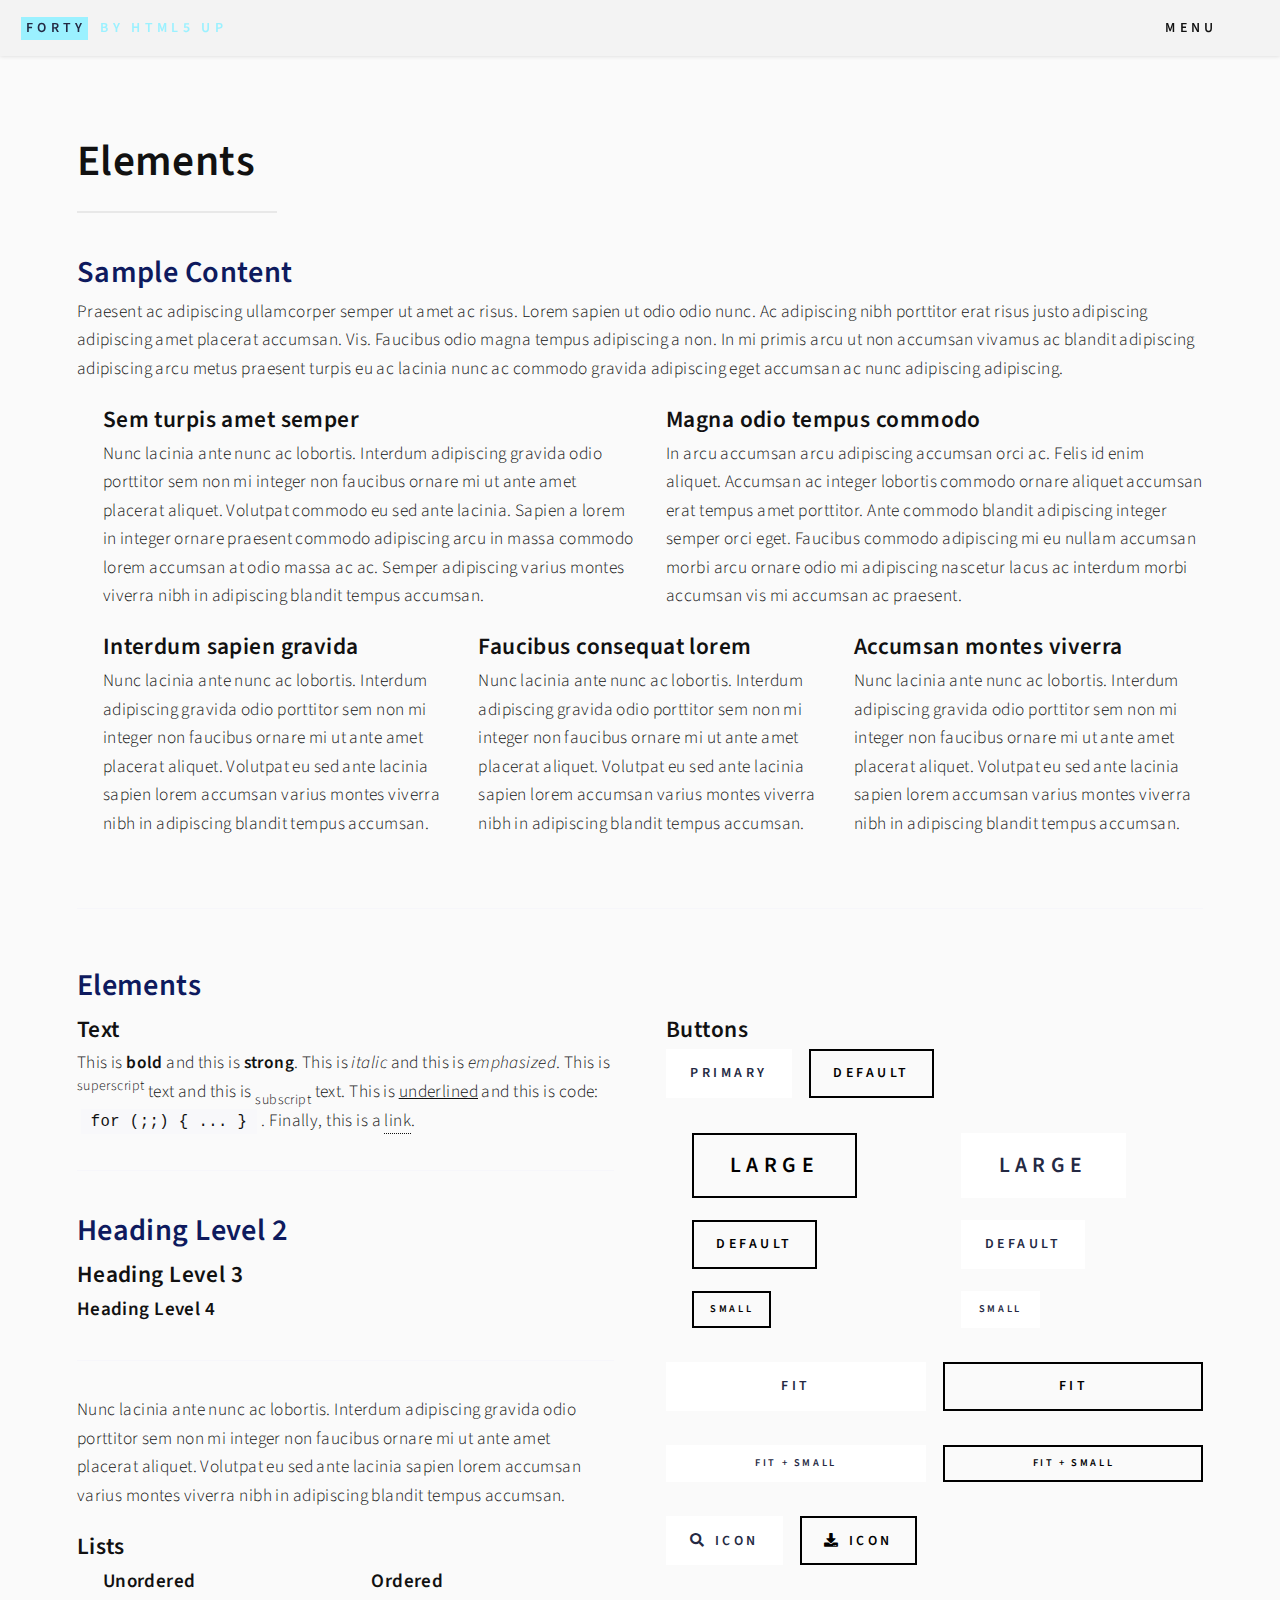
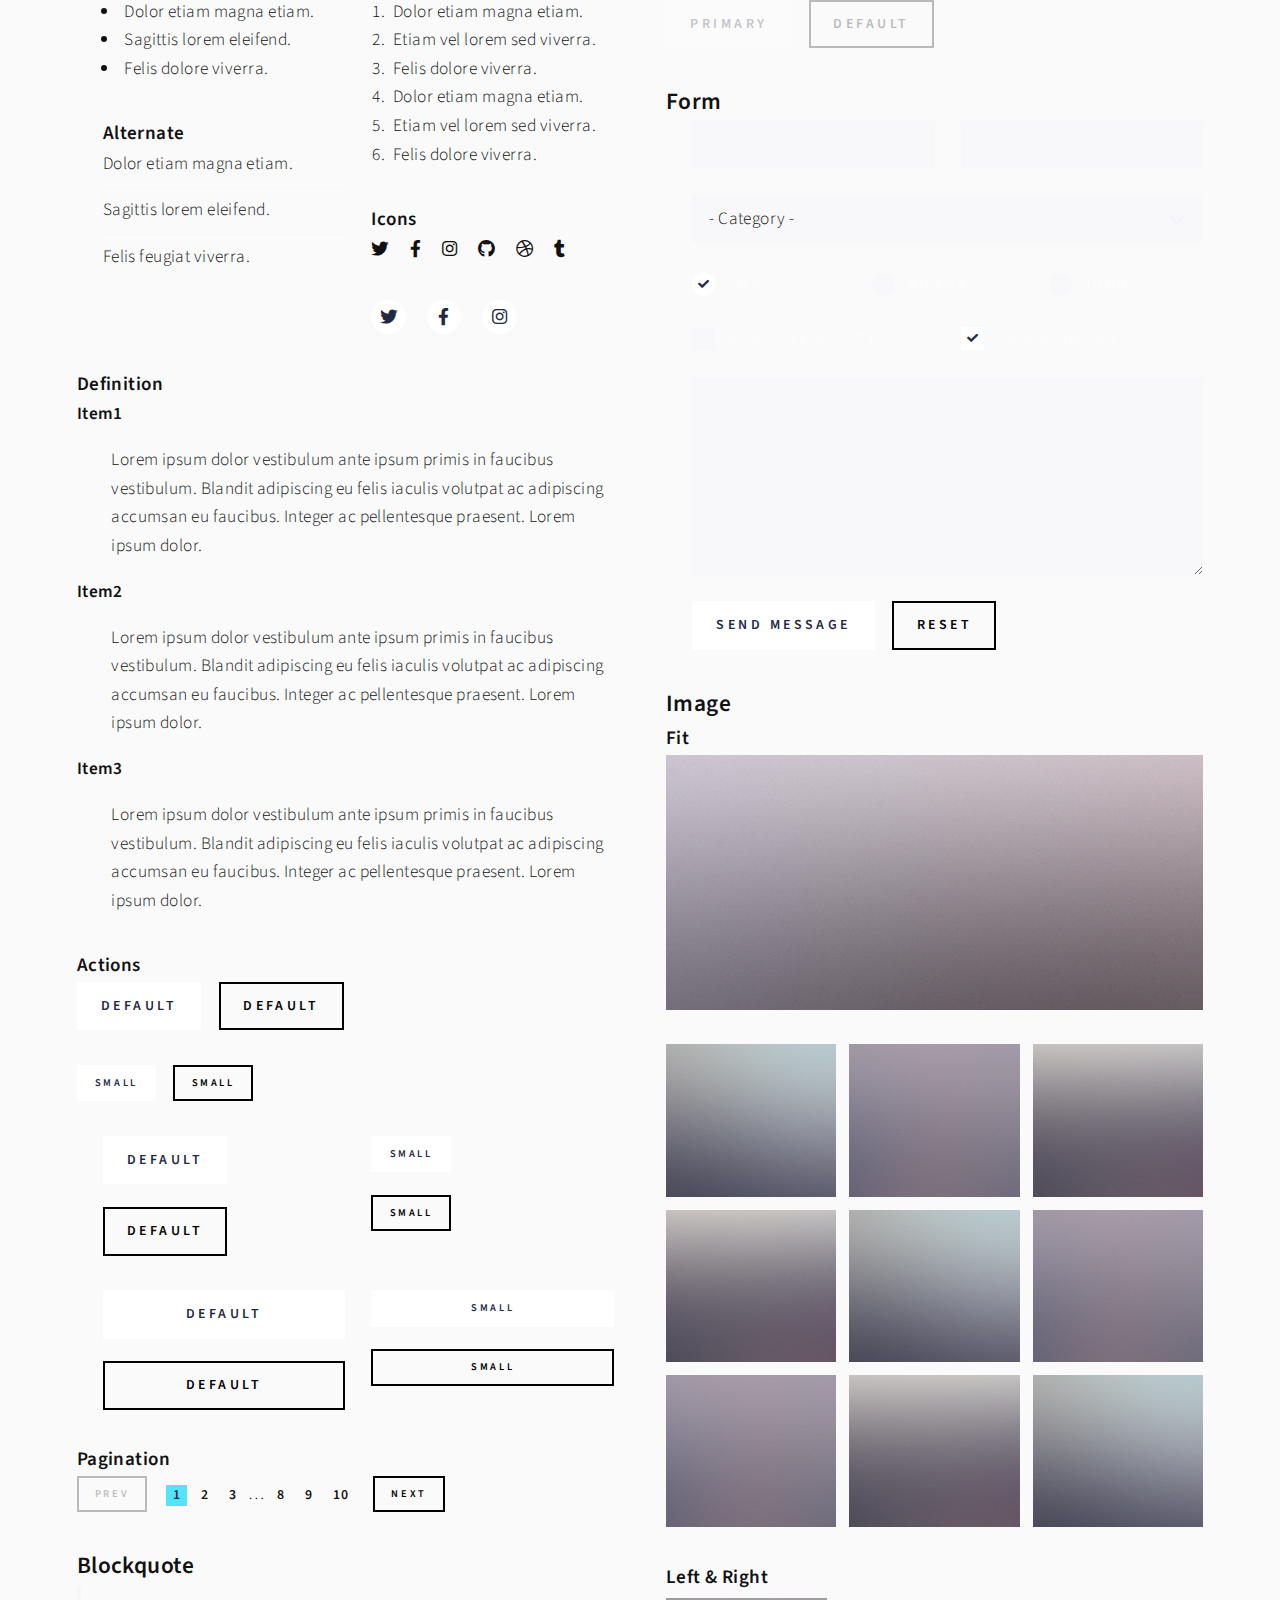
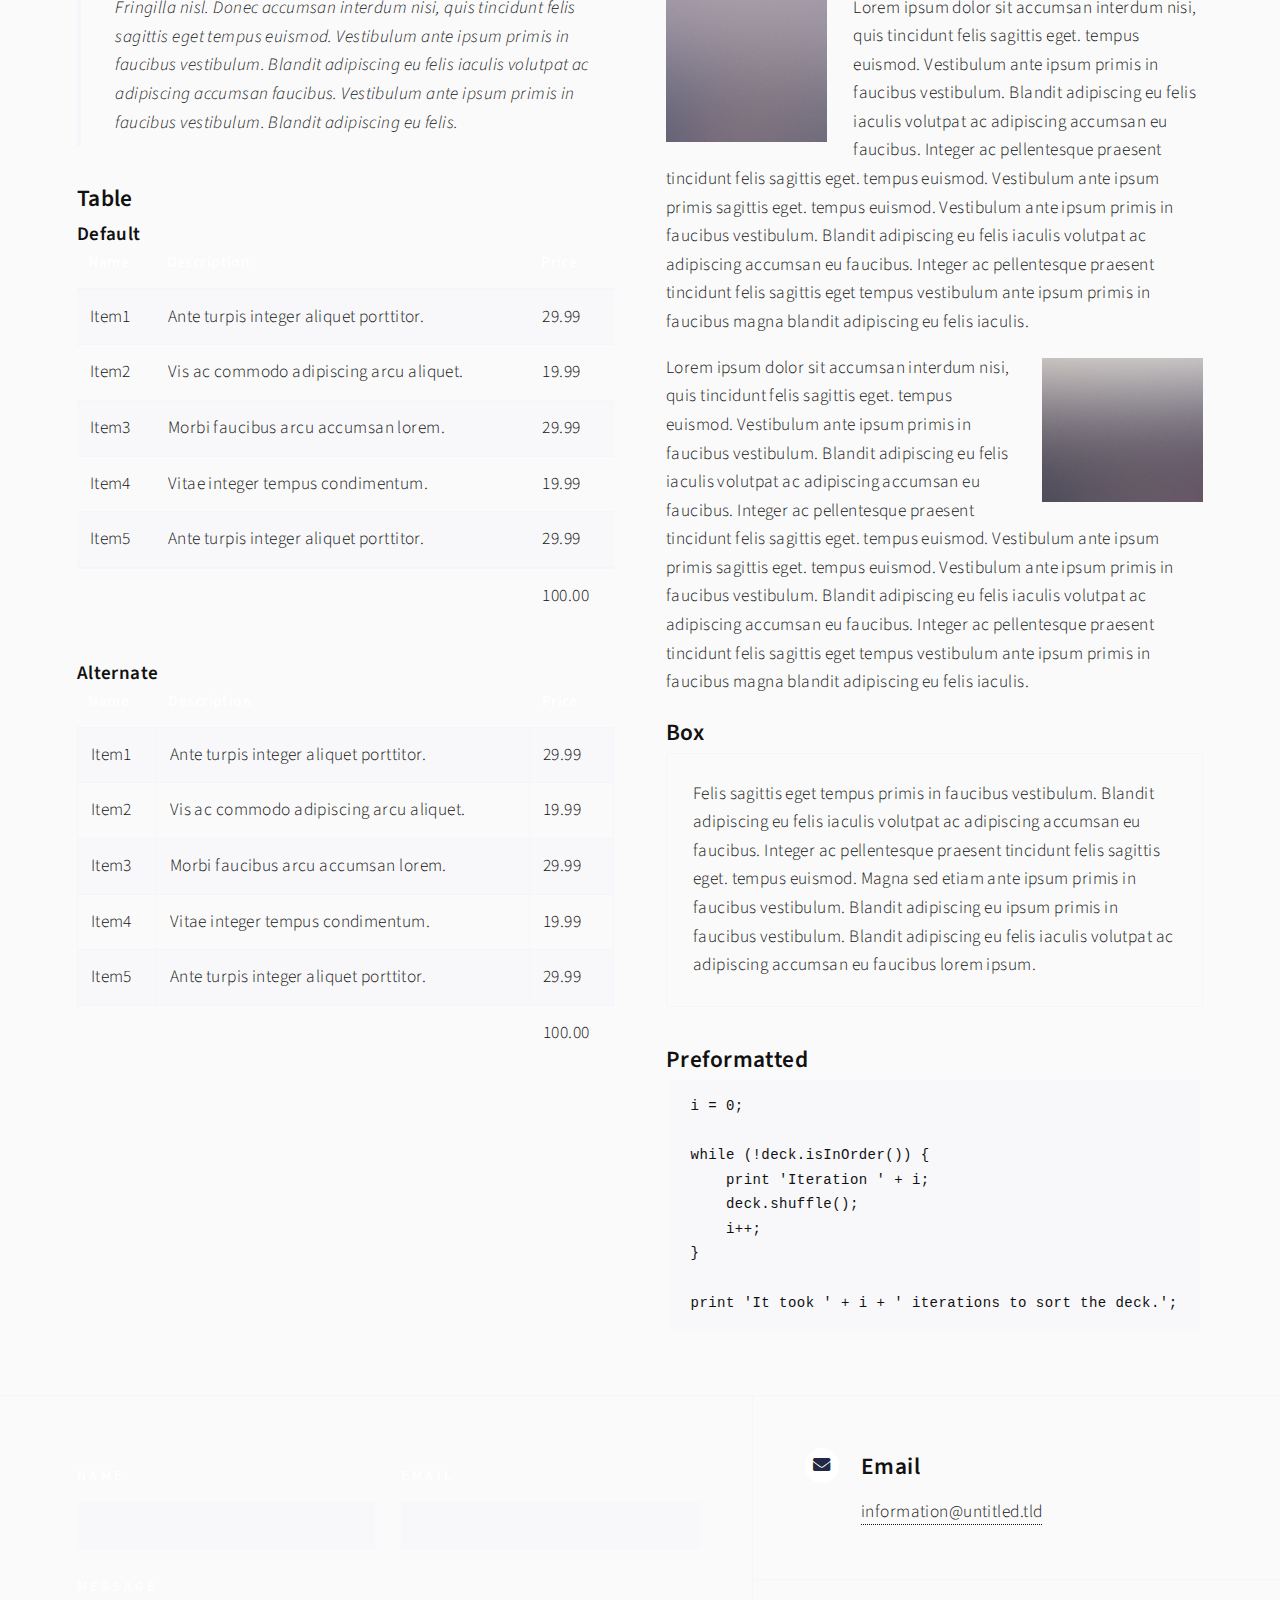
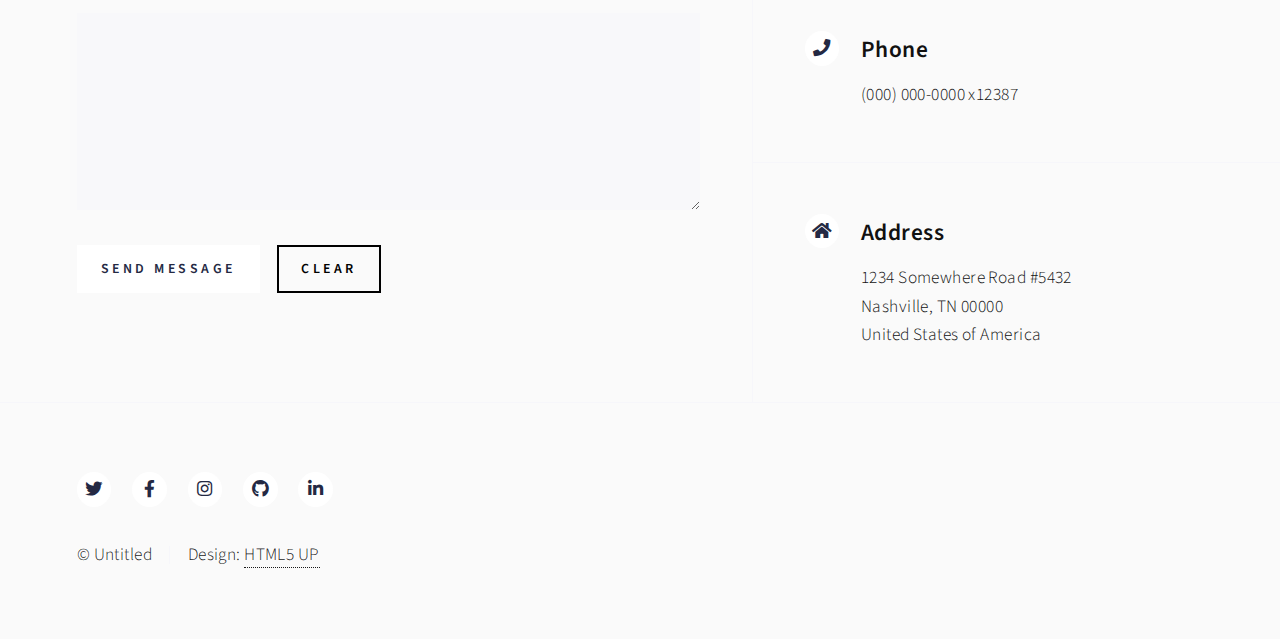
<file: elements.html>
<!DOCTYPE HTML>
<!--
	Forty by HTML5 UP
	html5up.net | @ajlkn
	Free for personal and commercial use under the CCA 3.0 license (html5up.net/license)
-->
<html>
	<head>
		<title>Elements - Forty by HTML5 UP</title>
		<meta charset="utf-8" />
		<meta name="viewport" content="width=device-width, initial-scale=1, user-scalable=no" />
		<link rel="stylesheet" href="assets/css/main.css" />
		<noscript><link rel="stylesheet" href="assets/css/noscript.css" /></noscript>
	</head>
	<body class="is-preload">

		<!-- Wrapper -->
			<div id="wrapper">

				<!-- Header -->
					<header id="header">
						<a href="index.html" class="logo"><strong>Forty</strong> <span>by HTML5 UP</span></a>
						<nav>
							<a href="#menu">Menu</a>
						</nav>
					</header>

				<!-- Menu -->
					<nav id="menu">
						<ul class="links">
							<li><a href="index.html">Home</a></li>
							<li><a href="landing.html">Landing</a></li>
							<li><a href="generic.html">Generic</a></li>
							<li><a href="elements.html">Elements</a></li>
						</ul>
						<ul class="actions stacked">
							<li><a href="#" class="button primary fit">Get Started</a></li>
							<li><a href="#" class="button fit">Log In</a></li>
						</ul>
					</nav>

				<!-- Main -->
					<div id="main" class="alt">

						<!-- One -->
							<section id="one">
								<div class="inner">
									<header class="major">
										<h1>Elements</h1>
									</header>

									<!-- Content -->
										<h2 id="content">Sample Content</h2>
										<p>Praesent ac adipiscing ullamcorper semper ut amet ac risus. Lorem sapien ut odio odio nunc. Ac adipiscing nibh porttitor erat risus justo adipiscing adipiscing amet placerat accumsan. Vis. Faucibus odio magna tempus adipiscing a non. In mi primis arcu ut non accumsan vivamus ac blandit adipiscing adipiscing arcu metus praesent turpis eu ac lacinia nunc ac commodo gravida adipiscing eget accumsan ac nunc adipiscing adipiscing.</p>
										<div class="row">
											<div class="col-6 col-12-small">
												<h3>Sem turpis amet semper</h3>
												<p>Nunc lacinia ante nunc ac lobortis. Interdum adipiscing gravida odio porttitor sem non mi integer non faucibus ornare mi ut ante amet placerat aliquet. Volutpat commodo eu sed ante lacinia. Sapien a lorem in integer ornare praesent commodo adipiscing arcu in massa commodo lorem accumsan at odio massa ac ac. Semper adipiscing varius montes viverra nibh in adipiscing blandit tempus accumsan.</p>
											</div>
											<div class="col-6 col-12-small">
												<h3>Magna odio tempus commodo</h3>
												<p>In arcu accumsan arcu adipiscing accumsan orci ac. Felis id enim aliquet. Accumsan ac integer lobortis commodo ornare aliquet accumsan erat tempus amet porttitor. Ante commodo blandit adipiscing integer semper orci eget. Faucibus commodo adipiscing mi eu nullam accumsan morbi arcu ornare odio mi adipiscing nascetur lacus ac interdum morbi accumsan vis mi accumsan ac praesent.</p>
											</div>
											<!-- Break -->
											<div class="col-4 col-12-medium">
												<h3>Interdum sapien gravida</h3>
												<p>Nunc lacinia ante nunc ac lobortis. Interdum adipiscing gravida odio porttitor sem non mi integer non faucibus ornare mi ut ante amet placerat aliquet. Volutpat eu sed ante lacinia sapien lorem accumsan varius montes viverra nibh in adipiscing blandit tempus accumsan.</p>
											</div>
											<div class="col-4 col-12-medium">
												<h3>Faucibus consequat lorem</h3>
												<p>Nunc lacinia ante nunc ac lobortis. Interdum adipiscing gravida odio porttitor sem non mi integer non faucibus ornare mi ut ante amet placerat aliquet. Volutpat eu sed ante lacinia sapien lorem accumsan varius montes viverra nibh in adipiscing blandit tempus accumsan.</p>
											</div>
											<div class="col-4 col-12-medium">
												<h3>Accumsan montes viverra</h3>
												<p>Nunc lacinia ante nunc ac lobortis. Interdum adipiscing gravida odio porttitor sem non mi integer non faucibus ornare mi ut ante amet placerat aliquet. Volutpat eu sed ante lacinia sapien lorem accumsan varius montes viverra nibh in adipiscing blandit tempus accumsan.</p>
											</div>
										</div>

									<hr class="major" />

									<!-- Elements -->
										<h2 id="elements">Elements</h2>
										<div class="row gtr-200">
											<div class="col-6 col-12-medium">

												<!-- Text stuff -->
													<h3>Text</h3>
													<p>This is <b>bold</b> and this is <strong>strong</strong>. This is <i>italic</i> and this is <em>emphasized</em>.
													This is <sup>superscript</sup> text and this is <sub>subscript</sub> text.
													This is <u>underlined</u> and this is code: <code>for (;;) { ... }</code>.
													Finally, this is a <a href="#">link</a>.</p>
													<hr />
													<h2>Heading Level 2</h2>
													<h3>Heading Level 3</h3>
													<h4>Heading Level 4</h4>
													<hr />
													<p>Nunc lacinia ante nunc ac lobortis. Interdum adipiscing gravida odio porttitor sem non mi integer non faucibus ornare mi ut ante amet placerat aliquet. Volutpat eu sed ante lacinia sapien lorem accumsan varius montes viverra nibh in adipiscing blandit tempus accumsan.</p>

												<!-- Lists -->
													<h3>Lists</h3>
													<div class="row">
														<div class="col-6 col-12-small">

															<h4>Unordered</h4>
															<ul>
																<li>Dolor etiam magna etiam.</li>
																<li>Sagittis lorem eleifend.</li>
																<li>Felis dolore viverra.</li>
															</ul>

															<h4>Alternate</h4>
															<ul class="alt">
																<li>Dolor etiam magna etiam.</li>
																<li>Sagittis lorem eleifend.</li>
																<li>Felis feugiat viverra.</li>
															</ul>

														</div>
														<div class="col-6 col-12-small">

															<h4>Ordered</h4>
															<ol>
																<li>Dolor etiam magna etiam.</li>
																<li>Etiam vel lorem sed viverra.</li>
																<li>Felis dolore viverra.</li>
																<li>Dolor etiam magna etiam.</li>
																<li>Etiam vel lorem sed viverra.</li>
																<li>Felis dolore viverra.</li>
															</ol>

															<h4>Icons</h4>
															<ul class="icons">
																<li><a href="#" class="icon brands fa-twitter"><span class="label">Twitter</span></a></li>
																<li><a href="#" class="icon brands fa-facebook-f"><span class="label">Facebook</span></a></li>
																<li><a href="#" class="icon brands fa-instagram"><span class="label">Instagram</span></a></li>
																<li><a href="#" class="icon brands fa-github"><span class="label">Github</span></a></li>
																<li><a href="#" class="icon brands fa-dribbble"><span class="label">Dribbble</span></a></li>
																<li><a href="#" class="icon brands fa-tumblr"><span class="label">Tumblr</span></a></li>
															</ul>
															<ul class="icons">
																<li><a href="#" class="icon brands alt fa-twitter"><span class="label">Twitter</span></a></li>
																<li><a href="#" class="icon brands alt fa-facebook-f"><span class="label">Facebook</span></a></li>
																<li><a href="#" class="icon brands alt fa-instagram"><span class="label">Instagram</span></a></li>
															</ul>

														</div>
													</div>
													<h4>Definition</h4>
													<dl>
														<dt>Item1</dt>
														<dd>
															<p>Lorem ipsum dolor vestibulum ante ipsum primis in faucibus vestibulum. Blandit adipiscing eu felis iaculis volutpat ac adipiscing accumsan eu faucibus. Integer ac pellentesque praesent. Lorem ipsum dolor.</p>
														</dd>
														<dt>Item2</dt>
														<dd>
															<p>Lorem ipsum dolor vestibulum ante ipsum primis in faucibus vestibulum. Blandit adipiscing eu felis iaculis volutpat ac adipiscing accumsan eu faucibus. Integer ac pellentesque praesent. Lorem ipsum dolor.</p>
														</dd>
														<dt>Item3</dt>
														<dd>
															<p>Lorem ipsum dolor vestibulum ante ipsum primis in faucibus vestibulum. Blandit adipiscing eu felis iaculis volutpat ac adipiscing accumsan eu faucibus. Integer ac pellentesque praesent. Lorem ipsum dolor.</p>
														</dd>
													</dl>

													<h4>Actions</h4>
													<ul class="actions">
														<li><a href="#" class="button primary">Default</a></li>
														<li><a href="#" class="button">Default</a></li>
													</ul>
													<ul class="actions small">
														<li><a href="#" class="button primary small">Small</a></li>
														<li><a href="#" class="button small">Small</a></li>
													</ul>
													<div class="row">
														<div class="col-6 col-12-small">
															<ul class="actions stacked">
																<li><a href="#" class="button primary">Default</a></li>
																<li><a href="#" class="button">Default</a></li>
															</ul>
														</div>
														<div class="col-6 col-12-small">
															<ul class="actions stacked">
																<li><a href="#" class="button primary small">Small</a></li>
																<li><a href="#" class="button small">Small</a></li>
															</ul>
														</div>
														<div class="col-6 col-12-small">
															<ul class="actions stacked">
																<li><a href="#" class="button primary fit">Default</a></li>
																<li><a href="#" class="button fit">Default</a></li>
															</ul>
														</div>
														<div class="col-6 col-12-small">
															<ul class="actions stacked">
																<li><a href="#" class="button primary small fit">Small</a></li>
																<li><a href="#" class="button small fit">Small</a></li>
															</ul>
														</div>
													</div>

													<h4>Pagination</h4>
													<ul class="pagination">
														<li><span class="button small disabled">Prev</span></li>
														<li><a href="#" class="page active">1</a></li>
														<li><a href="#" class="page">2</a></li>
														<li><a href="#" class="page">3</a></li>
														<li><span>&hellip;</span></li>
														<li><a href="#" class="page">8</a></li>
														<li><a href="#" class="page">9</a></li>
														<li><a href="#" class="page">10</a></li>
														<li><a href="#" class="button small">Next</a></li>
													</ul>

												<!-- Blockquote -->
													<h3>Blockquote</h3>
													<blockquote>Fringilla nisl. Donec accumsan interdum nisi, quis tincidunt felis sagittis eget tempus euismod. Vestibulum ante ipsum primis in faucibus vestibulum. Blandit adipiscing eu felis iaculis volutpat ac adipiscing accumsan faucibus. Vestibulum ante ipsum primis in faucibus vestibulum. Blandit adipiscing eu felis.</blockquote>

												<!-- Table -->
													<h3>Table</h3>

													<h4>Default</h4>
													<div class="table-wrapper">
														<table>
															<thead>
																<tr>
																	<th>Name</th>
																	<th>Description</th>
																	<th>Price</th>
																</tr>
															</thead>
															<tbody>
																<tr>
																	<td>Item1</td>
																	<td>Ante turpis integer aliquet porttitor.</td>
																	<td>29.99</td>
																</tr>
																<tr>
																	<td>Item2</td>
																	<td>Vis ac commodo adipiscing arcu aliquet.</td>
																	<td>19.99</td>
																</tr>
																<tr>
																	<td>Item3</td>
																	<td> Morbi faucibus arcu accumsan lorem.</td>
																	<td>29.99</td>
																</tr>
																<tr>
																	<td>Item4</td>
																	<td>Vitae integer tempus condimentum.</td>
																	<td>19.99</td>
																</tr>
																<tr>
																	<td>Item5</td>
																	<td>Ante turpis integer aliquet porttitor.</td>
																	<td>29.99</td>
																</tr>
															</tbody>
															<tfoot>
																<tr>
																	<td colspan="2"></td>
																	<td>100.00</td>
																</tr>
															</tfoot>
														</table>
													</div>

													<h4>Alternate</h4>
													<div class="table-wrapper">
														<table class="alt">
															<thead>
																<tr>
																	<th>Name</th>
																	<th>Description</th>
																	<th>Price</th>
																</tr>
															</thead>
															<tbody>
																<tr>
																	<td>Item1</td>
																	<td>Ante turpis integer aliquet porttitor.</td>
																	<td>29.99</td>
																</tr>
																<tr>
																	<td>Item2</td>
																	<td>Vis ac commodo adipiscing arcu aliquet.</td>
																	<td>19.99</td>
																</tr>
																<tr>
																	<td>Item3</td>
																	<td> Morbi faucibus arcu accumsan lorem.</td>
																	<td>29.99</td>
																</tr>
																<tr>
																	<td>Item4</td>
																	<td>Vitae integer tempus condimentum.</td>
																	<td>19.99</td>
																</tr>
																<tr>
																	<td>Item5</td>
																	<td>Ante turpis integer aliquet porttitor.</td>
																	<td>29.99</td>
																</tr>
															</tbody>
															<tfoot>
																<tr>
																	<td colspan="2"></td>
																	<td>100.00</td>
																</tr>
															</tfoot>
														</table>
													</div>

											</div>
											<div class="col-6 col-12-medium">

												<!-- Buttons -->
													<h3>Buttons</h3>
													<ul class="actions">
														<li><a href="#" class="button primary">Primary</a></li>
														<li><a href="#" class="button">Default</a></li>
													</ul>
													<div class="row">
														<div class="col-6 col-12-xsmall">
															<ul class="actions stacked">
																<li><a href="#" class="button large">Large</a></li>
																<li><a href="#" class="button">Default</a></li>
																<li><a href="#" class="button small">Small</a></li>
															</ul>
														</div>
														<div class="col-6 col-12-xsmall">
															<ul class="actions stacked">
																<li><a href="#" class="button primary large">Large</a></li>
																<li><a href="#" class="button primary">Default</a></li>
																<li><a href="#" class="button primary small">Small</a></li>
															</ul>
														</div>
													</div>
													<ul class="actions fit">
														<li><a href="#" class="button primary fit">Fit</a></li>
														<li><a href="#" class="button fit">Fit</a></li>
													</ul>
													<ul class="actions fit small">
														<li><a href="#" class="button primary fit small">Fit + Small</a></li>
														<li><a href="#" class="button fit small">Fit + Small</a></li>
													</ul>
													<ul class="actions">
														<li><a href="#" class="button primary icon solid fa-search">Icon</a></li>
														<li><a href="#" class="button icon solid fa-download">Icon</a></li>
													</ul>
													<ul class="actions">
														<li><span class="button primary disabled">Primary</span></li>
														<li><span class="button disabled">Default</span></li>
													</ul>

												<!-- Form -->
													<h3>Form</h3>

													<form method="post" action="#">
														<div class="row gtr-uniform">
															<div class="col-6 col-12-xsmall">
																<input type="text" name="demo-name" id="demo-name" value="" placeholder="Name" />
															</div>
															<div class="col-6 col-12-xsmall">
																<input type="email" name="demo-email" id="demo-email" value="" placeholder="Email" />
															</div>
															<!-- Break -->
															<div class="col-12">
																<select name="demo-category" id="demo-category">
																	<option value="">- Category -</option>
																	<option value="1">Manufacturing</option>
																	<option value="1">Shipping</option>
																	<option value="1">Administration</option>
																	<option value="1">Human Resources</option>
																</select>
															</div>
															<!-- Break -->
															<div class="col-4 col-12-small">
																<input type="radio" id="demo-priority-low" name="demo-priority" checked>
																<label for="demo-priority-low">Low</label>
															</div>
															<div class="col-4 col-12-small">
																<input type="radio" id="demo-priority-normal" name="demo-priority">
																<label for="demo-priority-normal">Normal</label>
															</div>
															<div class="col-4 col-12-small">
																<input type="radio" id="demo-priority-high" name="demo-priority">
																<label for="demo-priority-high">High</label>
															</div>
															<!-- Break -->
															<div class="col-6 col-12-small">
																<input type="checkbox" id="demo-copy" name="demo-copy">
																<label for="demo-copy">Email me a copy</label>
															</div>
															<div class="col-6 col-12-small">
																<input type="checkbox" id="demo-human" name="demo-human" checked>
																<label for="demo-human">I am a human</label>
															</div>
															<!-- Break -->
															<div class="col-12">
																<textarea name="demo-message" id="demo-message" placeholder="Enter your message" rows="6"></textarea>
															</div>
															<!-- Break -->
															<div class="col-12">
																<ul class="actions">
																	<li><input type="submit" value="Send Message" class="primary" /></li>
																	<li><input type="reset" value="Reset" /></li>
																</ul>
															</div>
														</div>
													</form>

												<!-- Image -->
													<h3>Image</h3>

													<h4>Fit</h4>
													<span class="image fit"><img src="images/pic03.jpg" alt="" /></span>
													<div class="box alt">
														<div class="row gtr-50 gtr-uniform">
															<div class="col-4"><span class="image fit"><img src="images/pic08.jpg" alt="" /></span></div>
															<div class="col-4"><span class="image fit"><img src="images/pic09.jpg" alt="" /></span></div>
															<div class="col-4"><span class="image fit"><img src="images/pic10.jpg" alt="" /></span></div>
															<!-- Break -->
															<div class="col-4"><span class="image fit"><img src="images/pic10.jpg" alt="" /></span></div>
															<div class="col-4"><span class="image fit"><img src="images/pic08.jpg" alt="" /></span></div>
															<div class="col-4"><span class="image fit"><img src="images/pic09.jpg" alt="" /></span></div>
															<!-- Break -->
															<div class="col-4"><span class="image fit"><img src="images/pic09.jpg" alt="" /></span></div>
															<div class="col-4"><span class="image fit"><img src="images/pic10.jpg" alt="" /></span></div>
															<div class="col-4"><span class="image fit"><img src="images/pic08.jpg" alt="" /></span></div>
														</div>
													</div>

													<h4>Left &amp; Right</h4>
													<p><span class="image left"><img src="images/pic09.jpg" alt="" /></span>Lorem ipsum dolor sit accumsan interdum nisi, quis tincidunt felis sagittis eget. tempus euismod. Vestibulum ante ipsum primis in faucibus vestibulum. Blandit adipiscing eu felis iaculis volutpat ac adipiscing accumsan eu faucibus. Integer ac pellentesque praesent tincidunt felis sagittis eget. tempus euismod. Vestibulum ante ipsum primis sagittis eget. tempus euismod. Vestibulum ante ipsum primis in faucibus vestibulum. Blandit adipiscing eu felis iaculis volutpat ac adipiscing accumsan eu faucibus. Integer ac pellentesque praesent tincidunt felis sagittis eget tempus vestibulum ante ipsum primis in faucibus magna blandit adipiscing eu felis iaculis.</p>
													<p><span class="image right"><img src="images/pic10.jpg" alt="" /></span>Lorem ipsum dolor sit accumsan interdum nisi, quis tincidunt felis sagittis eget. tempus euismod. Vestibulum ante ipsum primis in faucibus vestibulum. Blandit adipiscing eu felis iaculis volutpat ac adipiscing accumsan eu faucibus. Integer ac pellentesque praesent tincidunt felis sagittis eget. tempus euismod. Vestibulum ante ipsum primis sagittis eget. tempus euismod. Vestibulum ante ipsum primis in faucibus vestibulum. Blandit adipiscing eu felis iaculis volutpat ac adipiscing accumsan eu faucibus. Integer ac pellentesque praesent tincidunt felis sagittis eget tempus vestibulum ante ipsum primis in faucibus magna blandit adipiscing eu felis iaculis.</p>

												<!-- Box -->
													<h3>Box</h3>
													<div class="box">
														<p>Felis sagittis eget tempus primis in faucibus vestibulum. Blandit adipiscing eu felis iaculis volutpat ac adipiscing accumsan eu faucibus. Integer ac pellentesque praesent tincidunt felis sagittis eget. tempus euismod. Magna sed etiam ante ipsum primis in faucibus vestibulum. Blandit adipiscing eu ipsum primis in faucibus vestibulum. Blandit adipiscing eu felis iaculis volutpat ac adipiscing accumsan eu faucibus lorem ipsum.</p>
													</div>

												<!-- Preformatted Code -->
													<h3>Preformatted</h3>
													<pre><code>i = 0;

while (!deck.isInOrder()) {
    print 'Iteration ' + i;
    deck.shuffle();
    i++;
}

print 'It took ' + i + ' iterations to sort the deck.';
</code></pre>

											</div>
										</div>

								</div>
							</section>

					</div>

				<!-- Contact -->
					<section id="contact">
						<div class="inner">
							<section>
								<form method="post" action="#">
									<div class="fields">
										<div class="field half">
											<label for="name">Name</label>
											<input type="text" name="name" id="name" />
										</div>
										<div class="field half">
											<label for="email">Email</label>
											<input type="text" name="email" id="email" />
										</div>
										<div class="field">
											<label for="message">Message</label>
											<textarea name="message" id="message" rows="6"></textarea>
										</div>
									</div>
									<ul class="actions">
										<li><input type="submit" value="Send Message" class="primary" /></li>
										<li><input type="reset" value="Clear" /></li>
									</ul>
								</form>
							</section>
							<section class="split">
								<section>
									<div class="contact-method">
										<span class="icon solid alt fa-envelope"></span>
										<h3>Email</h3>
										<a href="#">information@untitled.tld</a>
									</div>
								</section>
								<section>
									<div class="contact-method">
										<span class="icon solid alt fa-phone"></span>
										<h3>Phone</h3>
										<span>(000) 000-0000 x12387</span>
									</div>
								</section>
								<section>
									<div class="contact-method">
										<span class="icon solid alt fa-home"></span>
										<h3>Address</h3>
										<span>1234 Somewhere Road #5432<br />
										Nashville, TN 00000<br />
										United States of America</span>
									</div>
								</section>
							</section>
						</div>
					</section>

				<!-- Footer -->
					<footer id="footer">
						<div class="inner">
							<ul class="icons">
								<li><a href="#" class="icon brands alt fa-twitter"><span class="label">Twitter</span></a></li>
								<li><a href="#" class="icon brands alt fa-facebook-f"><span class="label">Facebook</span></a></li>
								<li><a href="#" class="icon brands alt fa-instagram"><span class="label">Instagram</span></a></li>
								<li><a href="#" class="icon brands alt fa-github"><span class="label">GitHub</span></a></li>
								<li><a href="#" class="icon brands alt fa-linkedin-in"><span class="label">LinkedIn</span></a></li>
							</ul>
							<ul class="copyright">
								<li>&copy; Untitled</li><li>Design: <a href="https://html5up.net">HTML5 UP</a></li>
							</ul>
						</div>
					</footer>

			</div>

		<!-- Scripts -->
			<script src="assets/js/jquery.min.js"></script>
			<script src="assets/js/jquery.scrolly.min.js"></script>
			<script src="assets/js/jquery.scrollex.min.js"></script>
			<script src="assets/js/browser.min.js"></script>
			<script src="assets/js/breakpoints.min.js"></script>
			<script src="assets/js/util.js"></script>
			<script src="assets/js/main.js"></script>

	</body>
</html>
</file>
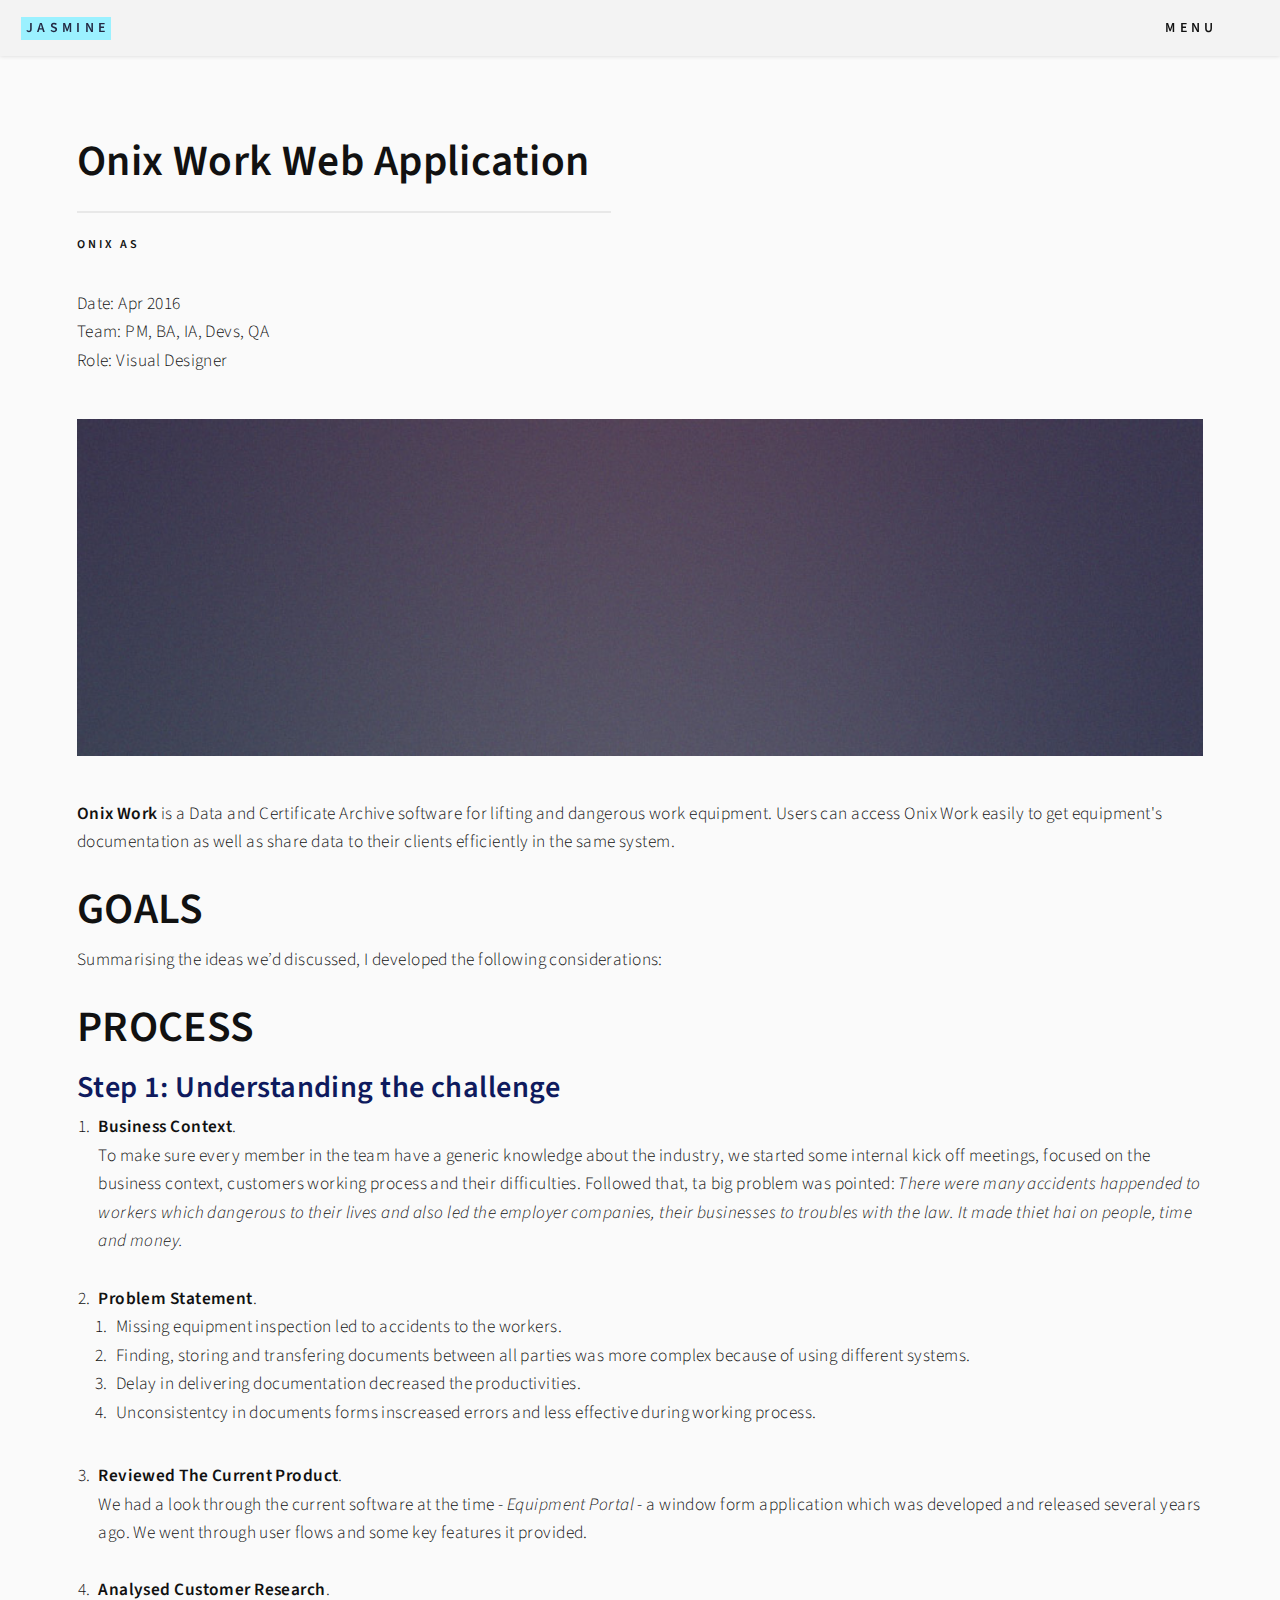
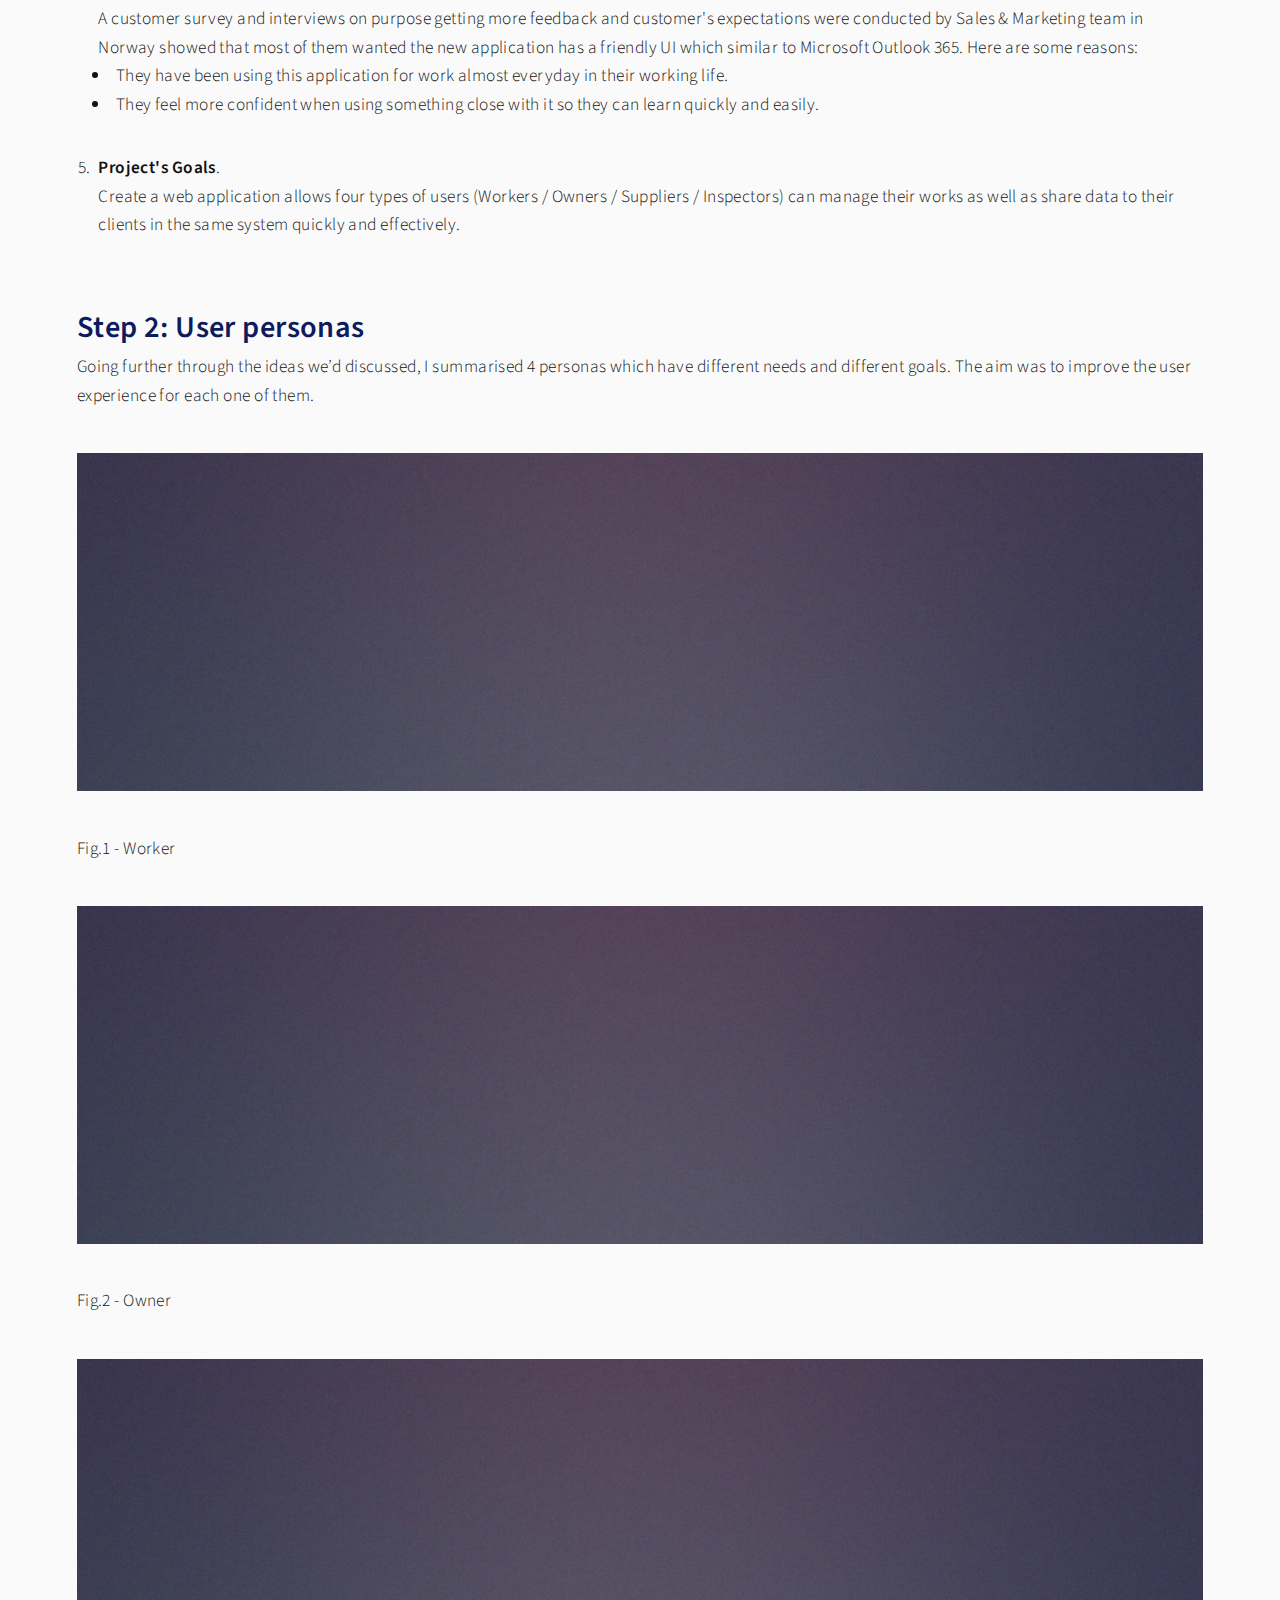
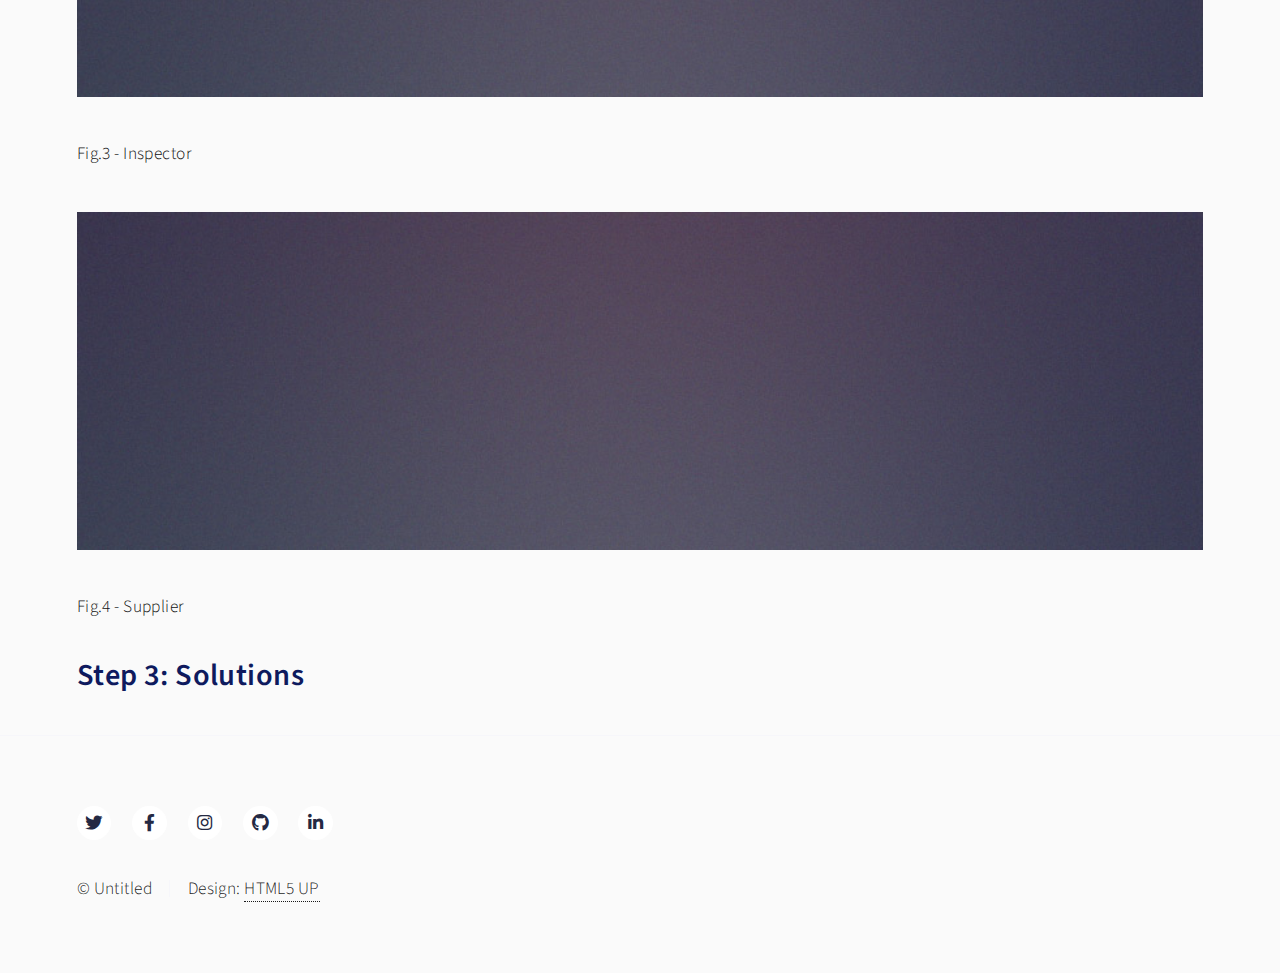
<file: generic.html>
<!DOCTYPE HTML>
<!--
	Forty by HTML5 UP
	html5up.net | @ajlkn
	Free for personal and commercial use under the CCA 3.0 license (html5up.net/license)
-->
<html>
	<head>
		<title>Onix Work</title>
		<meta charset="utf-8" />
		<meta name="viewport" content="width=device-width, initial-scale=1, user-scalable=no" />
		<link rel="stylesheet" href="assets/css/main.css" />
		<noscript><link rel="stylesheet" href="assets/css/noscript.css" /></noscript>
	</head>
	<body class="is-preload">

		<!-- Wrapper -->
			<div id="wrapper">

				<!-- Header -->
					<header id="header">
						<a href="index.html" class="logo"><strong>Jasmine</strong></a>
						<nav>
							<a href="#menu">Menu</a>
						</nav>
					</header>

				<!-- Menu -->
					<nav id="menu">
						<ul class="links">
							<li><a href="index.html">Work</a></li>
							<li><a href="landing.html">About</a></li>
						</ul>
					</nav>

				<!-- Main -->
					<div id="main" class="alt">

						<!-- One -->
							<section id="one">
								<div class="inner">
									<header class="major">
										<h1>Onix Work Web Application</h1>
										<p><strong>Onix AS</strong></p>
									</header>
									<p>Date: Apr 2016<br/>Team: PM, BA, IA, Devs, QA<br/>Role: Visual Designer</p>
									<span class="image main"><img src="images/pic11.jpg" alt="" /></span>
									<p><strong>Onix Work</strong> is a Data and Certificate Archive software for lifting and dangerous work equipment. Users can access Onix Work easily to get equipment's documentation as well as share data to their clients efficiently in the same system.</p>
									<h1>GOALS</h1>
									<p>Summarising the ideas we’d discussed, I developed the following considerations:</p>
									<h1>PROCESS</h1>
									<h2>Step 1: Understanding the challenge</h2>
									<ol>
										<li><strong>Business Context</strong>.<br>To make sure every member in the team have a generic knowledge about the industry, we started some internal kick off meetings, focused on the business context, customers working process and their difficulties. Followed that, ta big problem was pointed: <em>There were many accidents happended to workers which dangerous to their lives and also led the employer companies, their businesses to troubles with the law. It made thiet hai on people, time and money.</em></li>
										<br>
										<li><strong>Problem Statement</strong>.</li>
										<ol>
											<li>Missing equipment inspection led to accidents to the workers.</li>
											<li>Finding, storing and transfering documents between all parties was more complex because of using different systems.</li>
											<li>Delay in delivering documentation decreased the productivities.</li>
											<li>Unconsistentcy in documents forms inscreased errors and less effective during working process.</li>
										</ol>
										<li><strong>Reviewed The Current Product</strong>.<br>We had a look through the current software at the time - <em>Equipment Portal</em> - a window form application which was developed and released several years ago. We went through user flows and some key features it provided.</li>
										<br>
										<li><strong>Analysed Customer Research</strong>.<br>A customer survey and interviews on purpose getting more feedback and customer's expectations were conducted by Sales & Marketing team in Norway showed that most of them wanted the new application has a friendly UI which similar to Microsoft Outlook 365. Here are some reasons:</li>
											<ul>
												<li>They have been using this application for work almost everyday in their working life.</li>
												<li>They feel more confident when using something close with it so they can learn quickly and easily.</li>
											</ul>
										<li><strong>Project's Goals</strong>.<br>Create a web application allows four types of users (Workers / Owners / Suppliers / Inspectors) can manage their works as well as share data to their clients in the same system quickly and effectively.</li>
										<br>
									</ol>
									<h2>Step 2: User personas</h2>
									<p>Going further through the ideas we’d discussed, I summarised 4 personas which have different needs and different goals. The aim was to improve the user experience for each one of them.</p>
									<span class="image main"><img src="images/pic11.jpg" alt="" /></span>
									<caption>Fig.1 - Worker</caption>
									<span class="image main"><img src="images/pic11.jpg" alt="" /></span>
									<caption>Fig.2 - Owner</caption>
									<span class="image main"><img src="images/pic11.jpg" alt="" /></span>
									<caption>Fig.3 - Inspector</caption>
									<span class="image main"><img src="images/pic11.jpg" alt="" /></span>
									<caption>Fig.4 - Supplier</caption>
									<br>
									<br>
									<h2>Step 3: Solutions</h2>
								</div>
							</section>

					</div>

				<!-- Footer -->
					<footer id="footer">
						<div class="inner">
							<ul class="icons">
								<li><a href="#" class="icon brands alt fa-twitter"><span class="label">Twitter</span></a></li>
								<li><a href="#" class="icon brands alt fa-facebook-f"><span class="label">Facebook</span></a></li>
								<li><a href="#" class="icon brands alt fa-instagram"><span class="label">Instagram</span></a></li>
								<li><a href="#" class="icon brands alt fa-github"><span class="label">GitHub</span></a></li>
								<li><a href="#" class="icon brands alt fa-linkedin-in"><span class="label">LinkedIn</span></a></li>
							</ul>
							<ul class="copyright">
								<li>&copy; Untitled</li><li>Design: <a href="https://html5up.net">HTML5 UP</a></li>
							</ul>
						</div>
					</footer>

			</div>

		<!-- Scripts -->
			<script src="assets/js/jquery.min.js"></script>
			<script src="assets/js/jquery.scrolly.min.js"></script>
			<script src="assets/js/jquery.scrollex.min.js"></script>
			<script src="assets/js/browser.min.js"></script>
			<script src="assets/js/breakpoints.min.js"></script>
			<script src="assets/js/util.js"></script>
			<script src="assets/js/main.js"></script>

	</body>
</html>
</file>
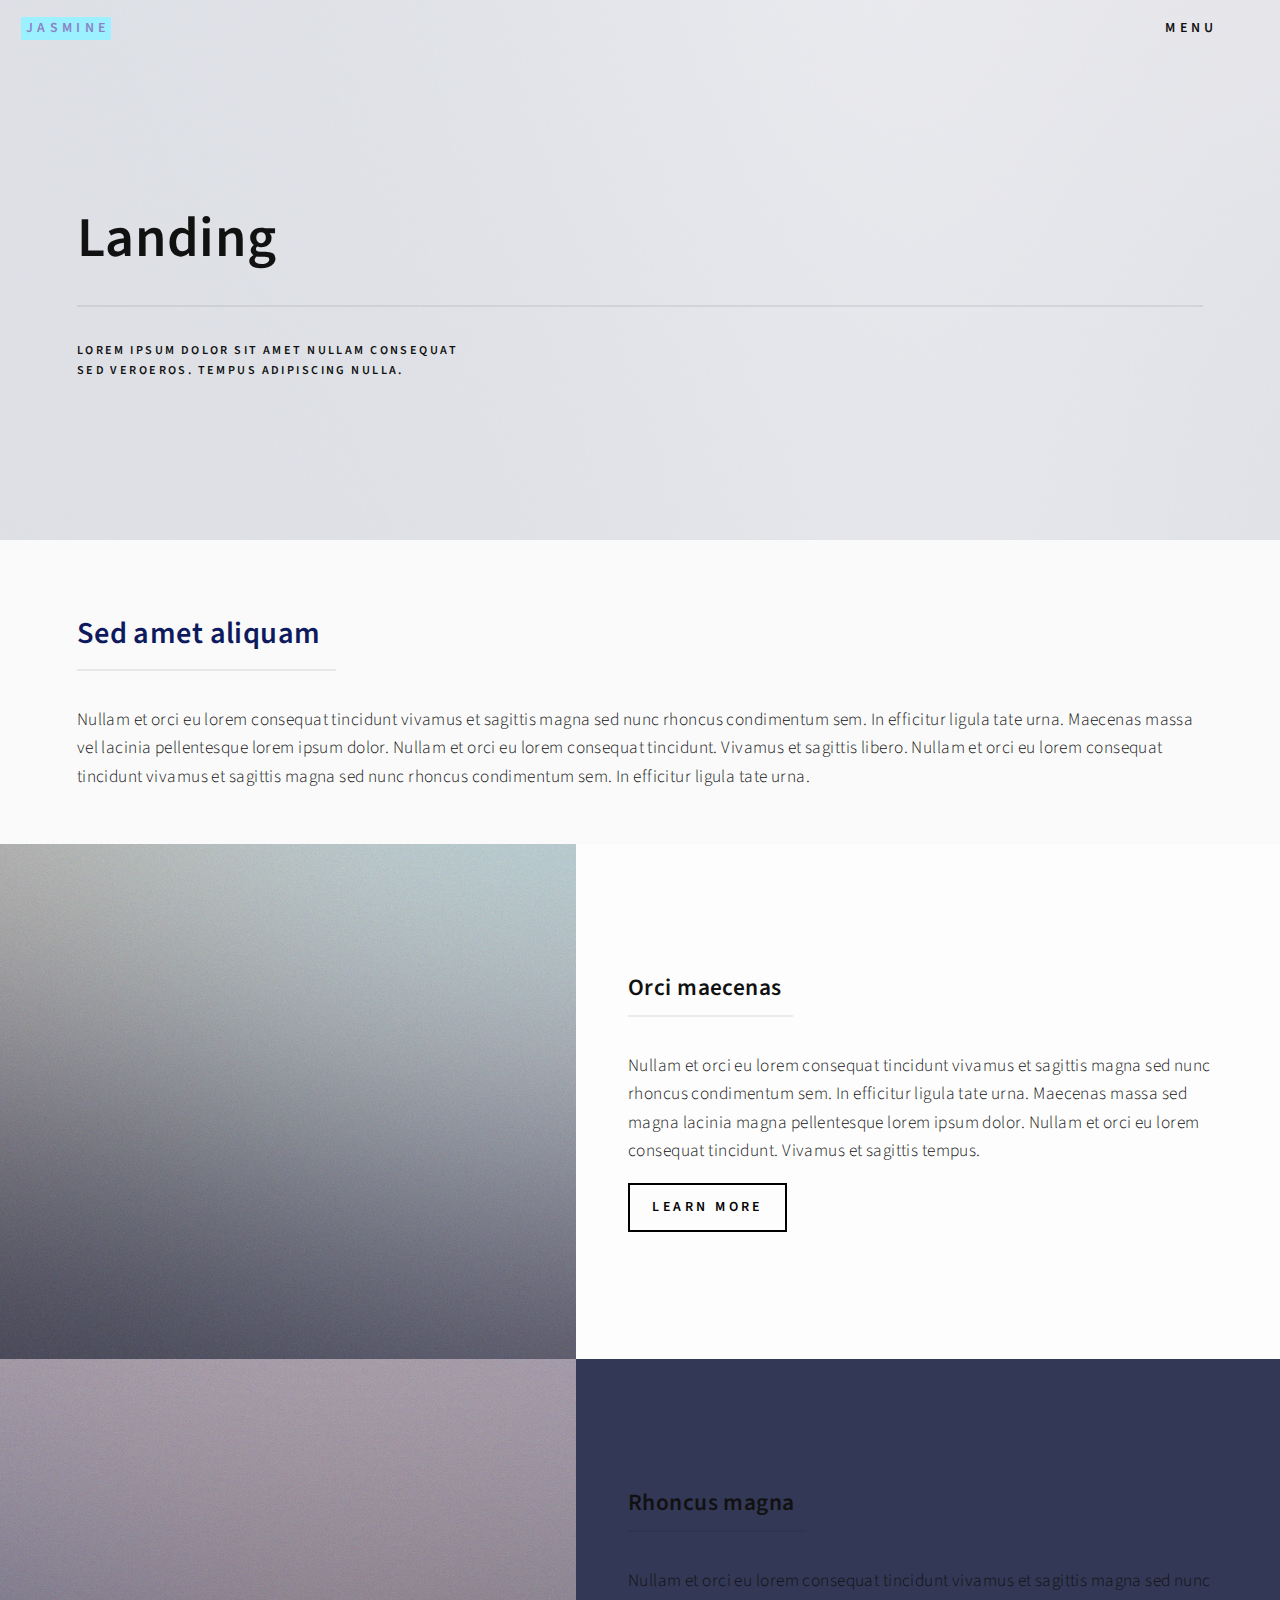
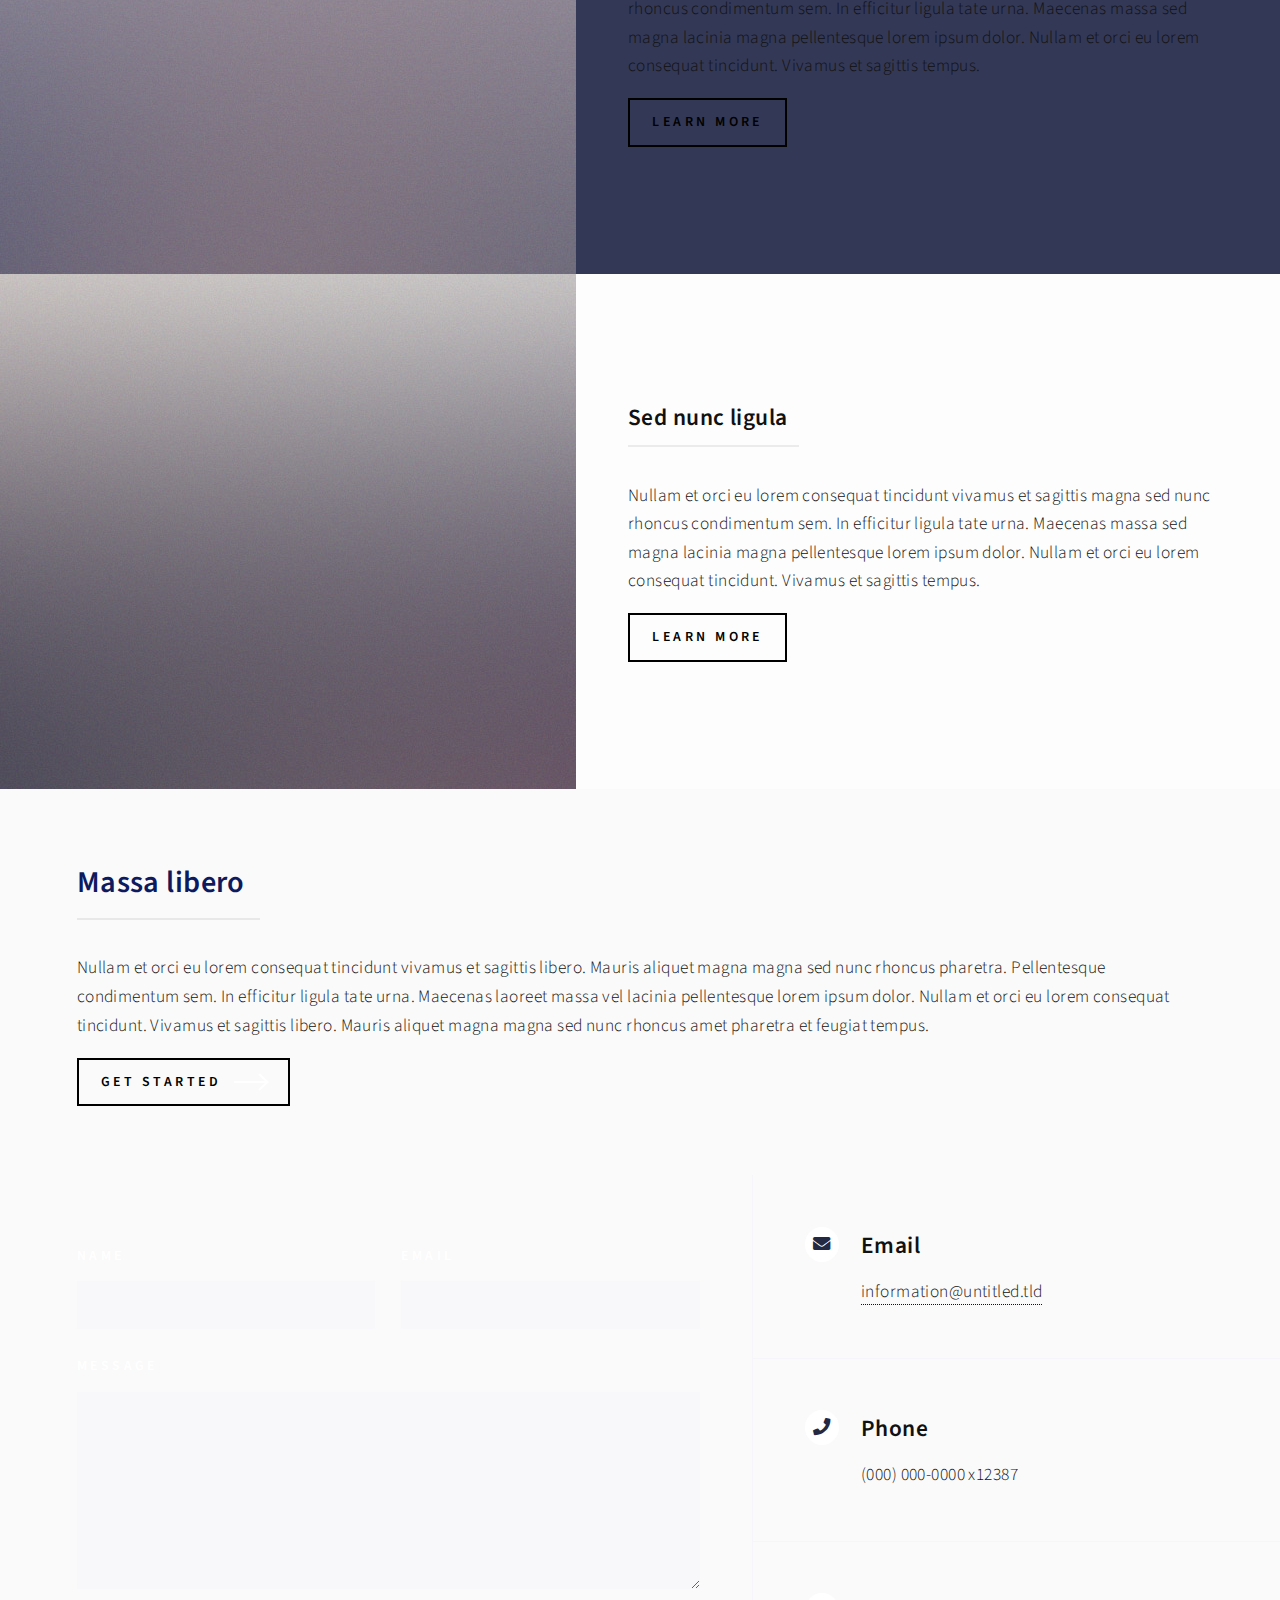
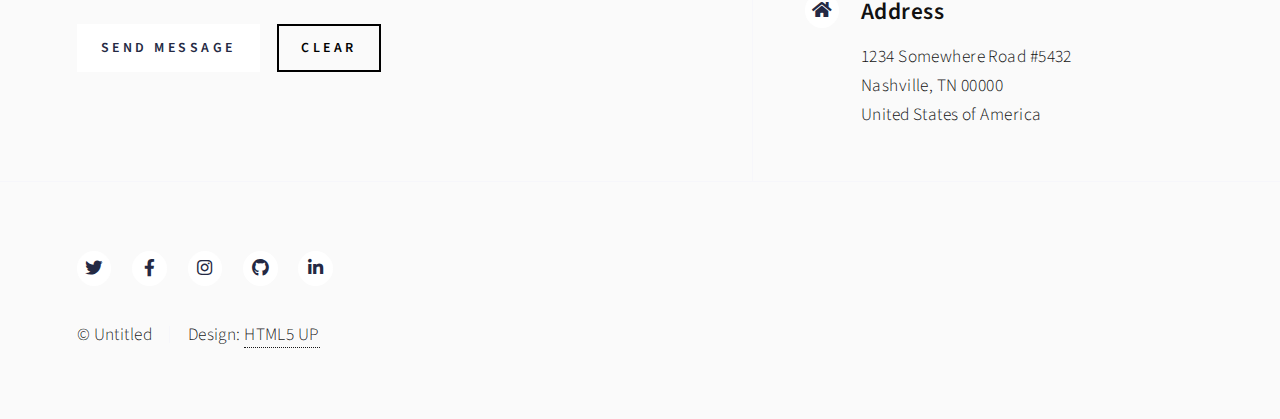
<file: landing.html>
<!DOCTYPE HTML>
<!--
	Forty by HTML5 UP
	html5up.net | @ajlkn
	Free for personal and commercial use under the CCA 3.0 license (html5up.net/license)
-->
<html>
	<head>
		<title>Onix Work</title>
		<meta charset="utf-8" />
		<meta name="viewport" content="width=device-width, initial-scale=1, user-scalable=no" />
		<link rel="stylesheet" href="assets/css/main.css" />
		<noscript><link rel="stylesheet" href="assets/css/noscript.css" /></noscript>
	</head>
	<body class="is-preload">

		<!-- Wrapper -->
			<div id="wrapper">

				<!-- Header -->
				<!-- Note: The "styleN" class below should match that of the banner element. -->
					<header id="header" class="alt style2">
						<a href="index.html" class="logo"><strong>Jasmine</strong></a>
						<nav>
							<a href="#menu">Menu</a>
						</nav>
					</header>

				<!-- Menu -->
					<nav id="menu">
						<ul class="links">
							<li><a href="index.html">Home</a></li>
							<li><a href="landing.html">Landing</a></li>
							<li><a href="generic.html">Generic</a></li>
							<li><a href="elements.html">Elements</a></li>
						</ul>
						<ul class="actions stacked">
							<li><a href="#" class="button primary fit">Get Started</a></li>
							<li><a href="#" class="button fit">Log In</a></li>
						</ul>
					</nav>

				<!-- Banner -->
				<!-- Note: The "styleN" class below should match that of the header element. -->
					<section id="banner" class="style2">
						<div class="inner">
							<span class="image">
								<img src="images/pic07.jpg" alt="" />
							</span>
							<header class="major">
								<h1>Landing</h1>
							</header>
							<div class="content">
								<p>Lorem ipsum dolor sit amet nullam consequat<br />
								sed veroeros. tempus adipiscing nulla.</p>
							</div>
						</div>
					</section>

				<!-- Main -->
					<div id="main">

						<!-- One -->
							<section id="one">
								<div class="inner">
									<header class="major">
										<h2>Sed amet aliquam</h2>
									</header>
									<p>Nullam et orci eu lorem consequat tincidunt vivamus et sagittis magna sed nunc rhoncus condimentum sem. In efficitur ligula tate urna. Maecenas massa vel lacinia pellentesque lorem ipsum dolor. Nullam et orci eu lorem consequat tincidunt. Vivamus et sagittis libero. Nullam et orci eu lorem consequat tincidunt vivamus et sagittis magna sed nunc rhoncus condimentum sem. In efficitur ligula tate urna.</p>
								</div>
							</section>

						<!-- Two -->
							<section id="two" class="spotlights">
								<section>
									<a href="generic.html" class="image">
										<img src="images/pic08.jpg" alt="" data-position="center center" />
									</a>
									<div class="content">
										<div class="inner">
											<header class="major">
												<h3>Orci maecenas</h3>
											</header>
											<p>Nullam et orci eu lorem consequat tincidunt vivamus et sagittis magna sed nunc rhoncus condimentum sem. In efficitur ligula tate urna. Maecenas massa sed magna lacinia magna pellentesque lorem ipsum dolor. Nullam et orci eu lorem consequat tincidunt. Vivamus et sagittis tempus.</p>
											<ul class="actions">
												<li><a href="generic.html" class="button">Learn more</a></li>
											</ul>
										</div>
									</div>
								</section>
								<section>
									<a href="generic.html" class="image">
										<img src="images/pic09.jpg" alt="" data-position="top center" />
									</a>
									<div class="content">
										<div class="inner">
											<header class="major">
												<h3>Rhoncus magna</h3>
											</header>
											<p>Nullam et orci eu lorem consequat tincidunt vivamus et sagittis magna sed nunc rhoncus condimentum sem. In efficitur ligula tate urna. Maecenas massa sed magna lacinia magna pellentesque lorem ipsum dolor. Nullam et orci eu lorem consequat tincidunt. Vivamus et sagittis tempus.</p>
											<ul class="actions">
												<li><a href="generic.html" class="button">Learn more</a></li>
											</ul>
										</div>
									</div>
								</section>
								<section>
									<a href="generic.html" class="image">
										<img src="images/pic10.jpg" alt="" data-position="25% 25%" />
									</a>
									<div class="content">
										<div class="inner">
											<header class="major">
												<h3>Sed nunc ligula</h3>
											</header>
											<p>Nullam et orci eu lorem consequat tincidunt vivamus et sagittis magna sed nunc rhoncus condimentum sem. In efficitur ligula tate urna. Maecenas massa sed magna lacinia magna pellentesque lorem ipsum dolor. Nullam et orci eu lorem consequat tincidunt. Vivamus et sagittis tempus.</p>
											<ul class="actions">
												<li><a href="generic.html" class="button">Learn more</a></li>
											</ul>
										</div>
									</div>
								</section>
							</section>

						<!-- Three -->
							<section id="three">
								<div class="inner">
									<header class="major">
										<h2>Massa libero</h2>
									</header>
									<p>Nullam et orci eu lorem consequat tincidunt vivamus et sagittis libero. Mauris aliquet magna magna sed nunc rhoncus pharetra. Pellentesque condimentum sem. In efficitur ligula tate urna. Maecenas laoreet massa vel lacinia pellentesque lorem ipsum dolor. Nullam et orci eu lorem consequat tincidunt. Vivamus et sagittis libero. Mauris aliquet magna magna sed nunc rhoncus amet pharetra et feugiat tempus.</p>
									<ul class="actions">
										<li><a href="generic.html" class="button next">Get Started</a></li>
									</ul>
								</div>
							</section>

					</div>

				<!-- Contact -->
					<section id="contact">
						<div class="inner">
							<section>
								<form method="post" action="#">
									<div class="fields">
										<div class="field half">
											<label for="name">Name</label>
											<input type="text" name="name" id="name" />
										</div>
										<div class="field half">
											<label for="email">Email</label>
											<input type="text" name="email" id="email" />
										</div>
										<div class="field">
											<label for="message">Message</label>
											<textarea name="message" id="message" rows="6"></textarea>
										</div>
									</div>
									<ul class="actions">
										<li><input type="submit" value="Send Message" class="primary" /></li>
										<li><input type="reset" value="Clear" /></li>
									</ul>
								</form>
							</section>
							<section class="split">
								<section>
									<div class="contact-method">
										<span class="icon solid alt fa-envelope"></span>
										<h3>Email</h3>
										<a href="#">information@untitled.tld</a>
									</div>
								</section>
								<section>
									<div class="contact-method">
										<span class="icon solid alt fa-phone"></span>
										<h3>Phone</h3>
										<span>(000) 000-0000 x12387</span>
									</div>
								</section>
								<section>
									<div class="contact-method">
										<span class="icon solid alt fa-home"></span>
										<h3>Address</h3>
										<span>1234 Somewhere Road #5432<br />
										Nashville, TN 00000<br />
										United States of America</span>
									</div>
								</section>
							</section>
						</div>
					</section>

				<!-- Footer -->
					<footer id="footer">
						<div class="inner">
							<ul class="icons">
								<li><a href="#" class="icon brands alt fa-twitter"><span class="label">Twitter</span></a></li>
								<li><a href="#" class="icon brands alt fa-facebook-f"><span class="label">Facebook</span></a></li>
								<li><a href="#" class="icon brands alt fa-instagram"><span class="label">Instagram</span></a></li>
								<li><a href="#" class="icon brands alt fa-github"><span class="label">GitHub</span></a></li>
								<li><a href="#" class="icon brands alt fa-linkedin-in"><span class="label">LinkedIn</span></a></li>
							</ul>
							<ul class="copyright">
								<li>&copy; Untitled</li><li>Design: <a href="https://html5up.net">HTML5 UP</a></li>
							</ul>
						</div>
					</footer>

			</div>

		<!-- Scripts -->
			<script src="assets/js/jquery.min.js"></script>
			<script src="assets/js/jquery.scrolly.min.js"></script>
			<script src="assets/js/jquery.scrollex.min.js"></script>
			<script src="assets/js/browser.min.js"></script>
			<script src="assets/js/breakpoints.min.js"></script>
			<script src="assets/js/util.js"></script>
			<script src="assets/js/main.js"></script>

	</body>
</html>
</file>
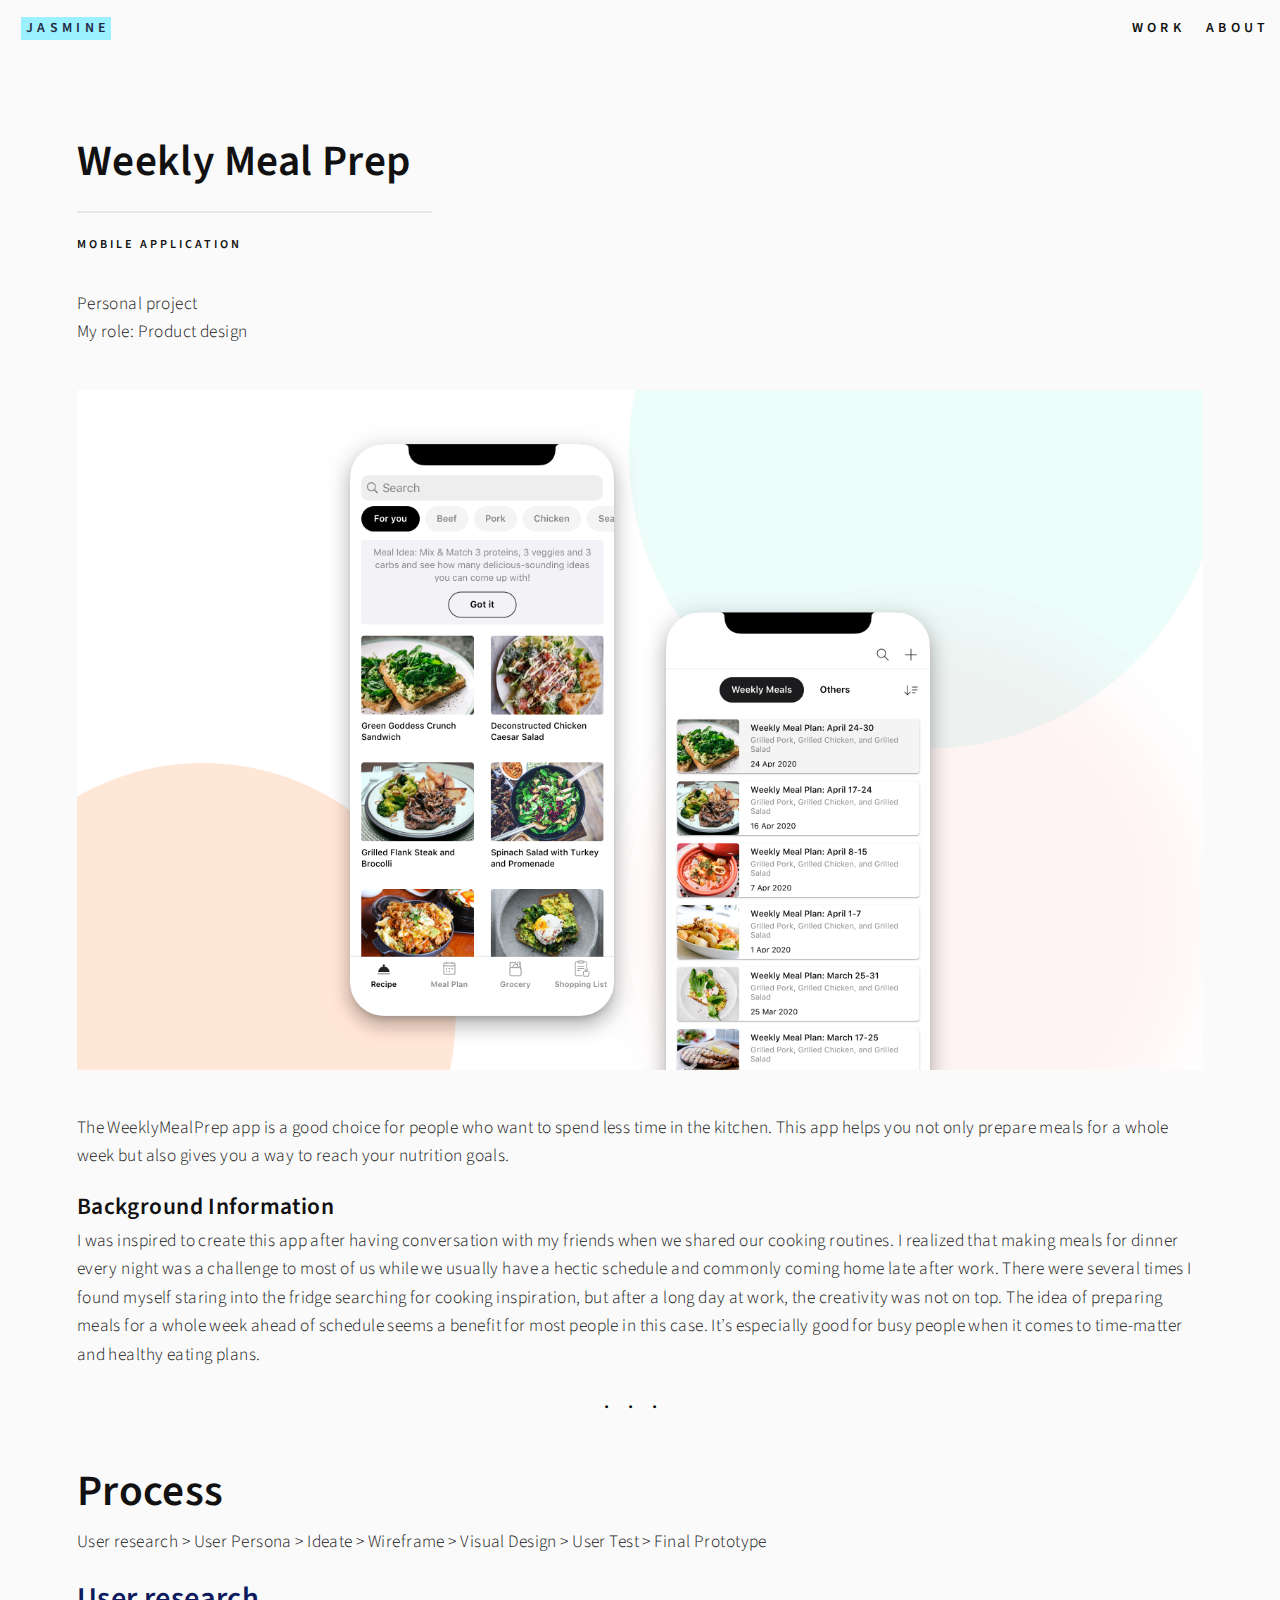
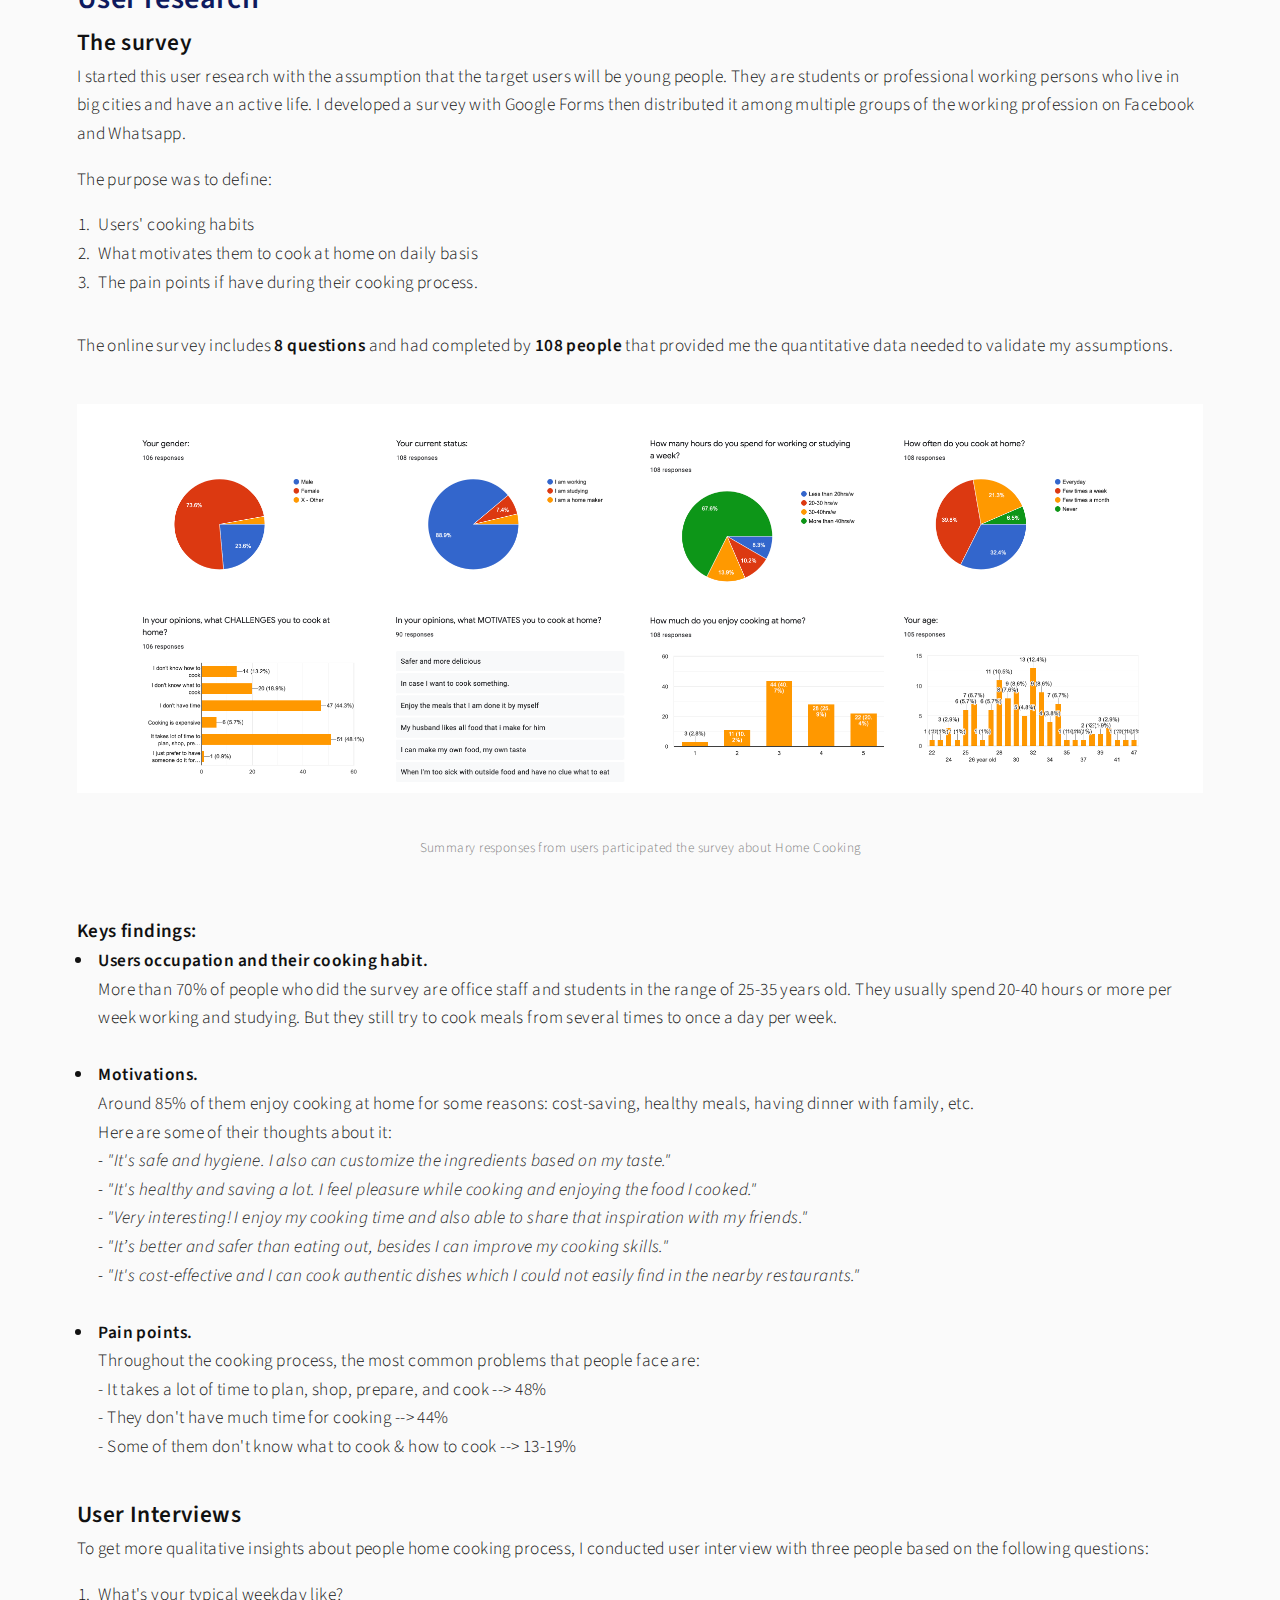
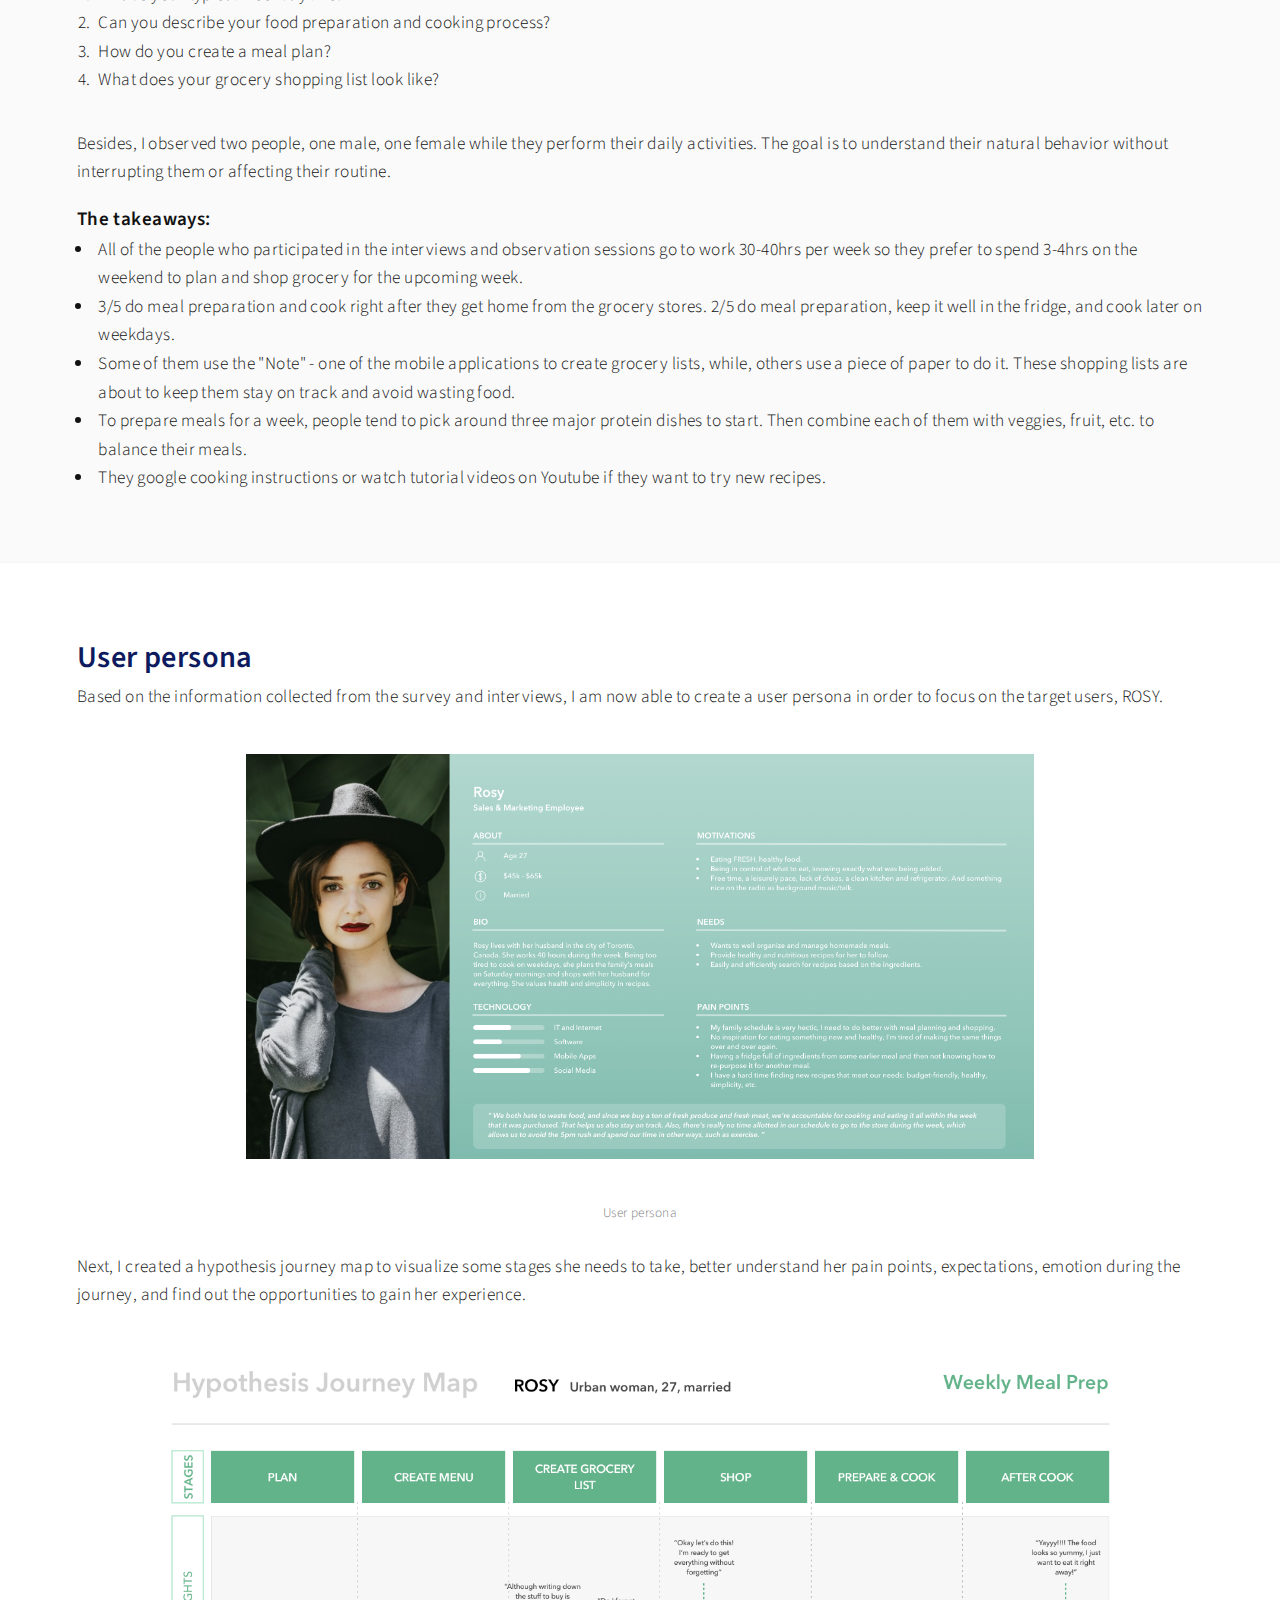
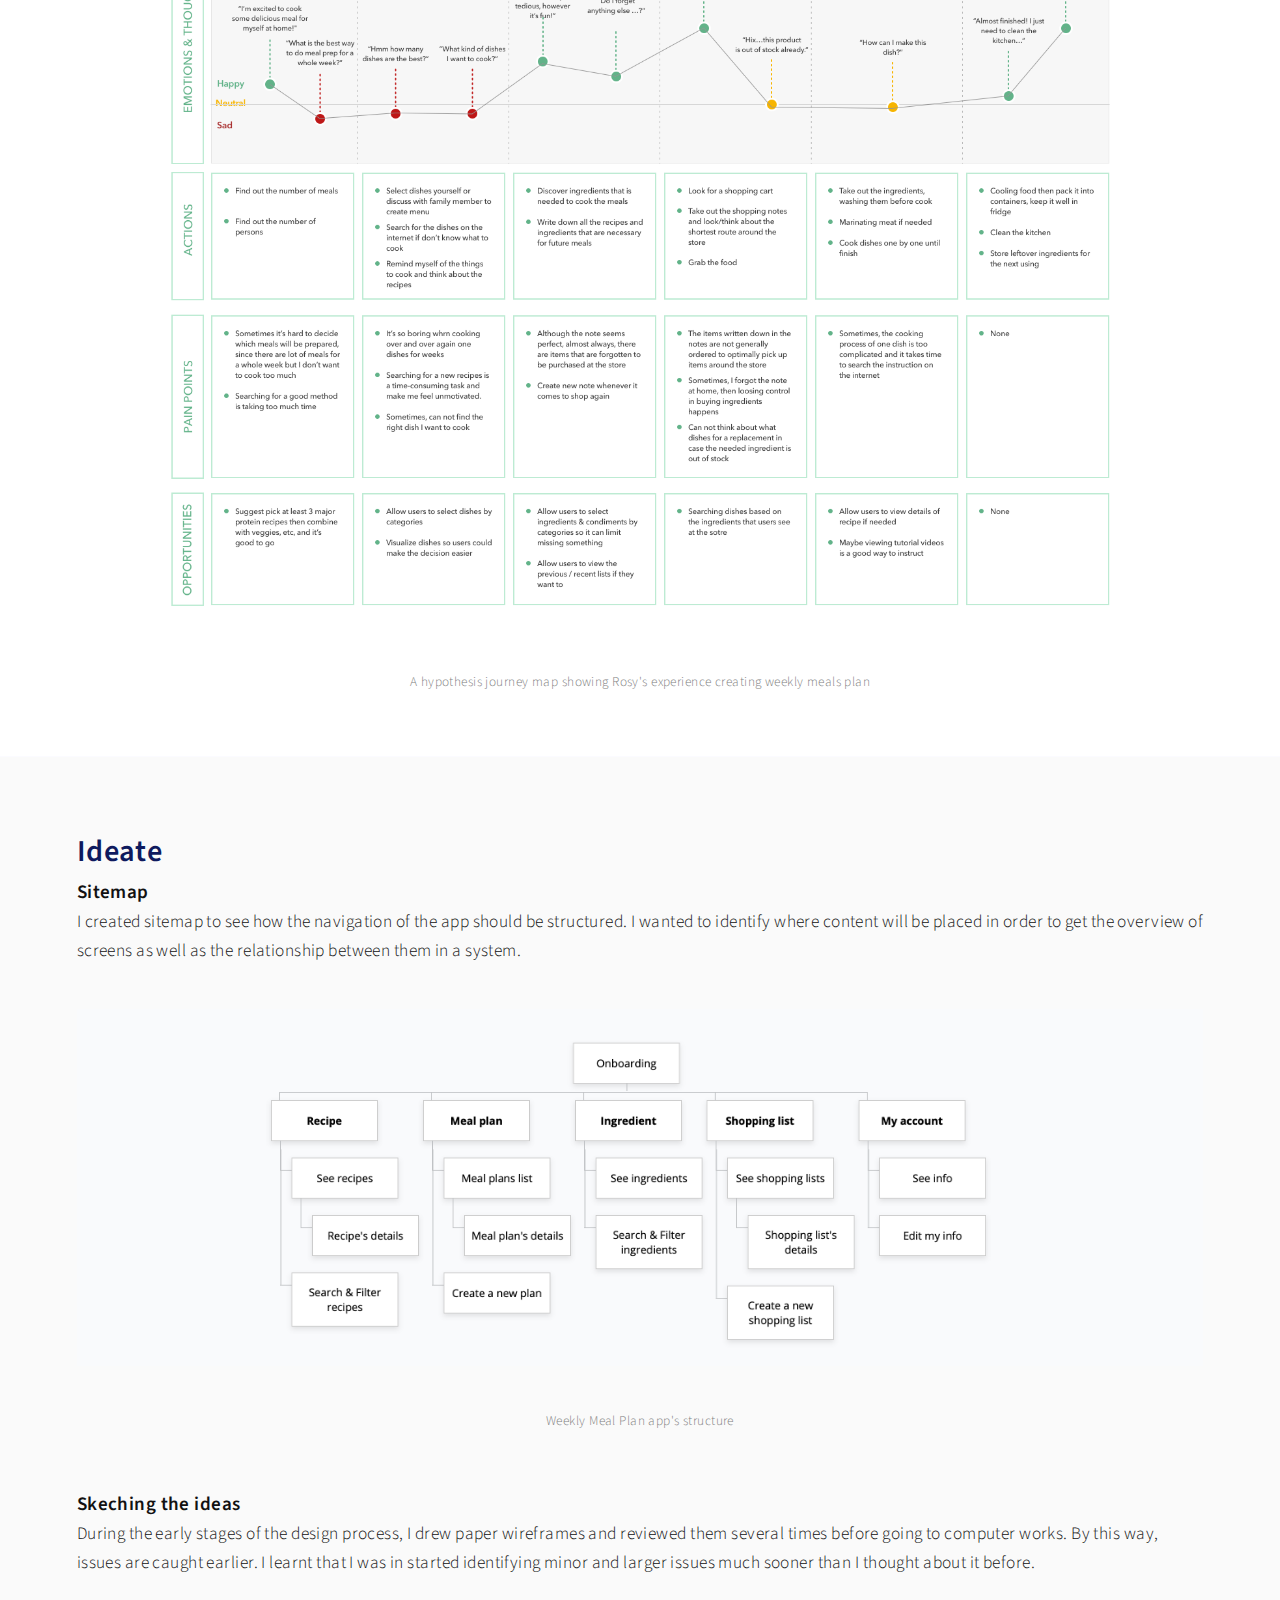
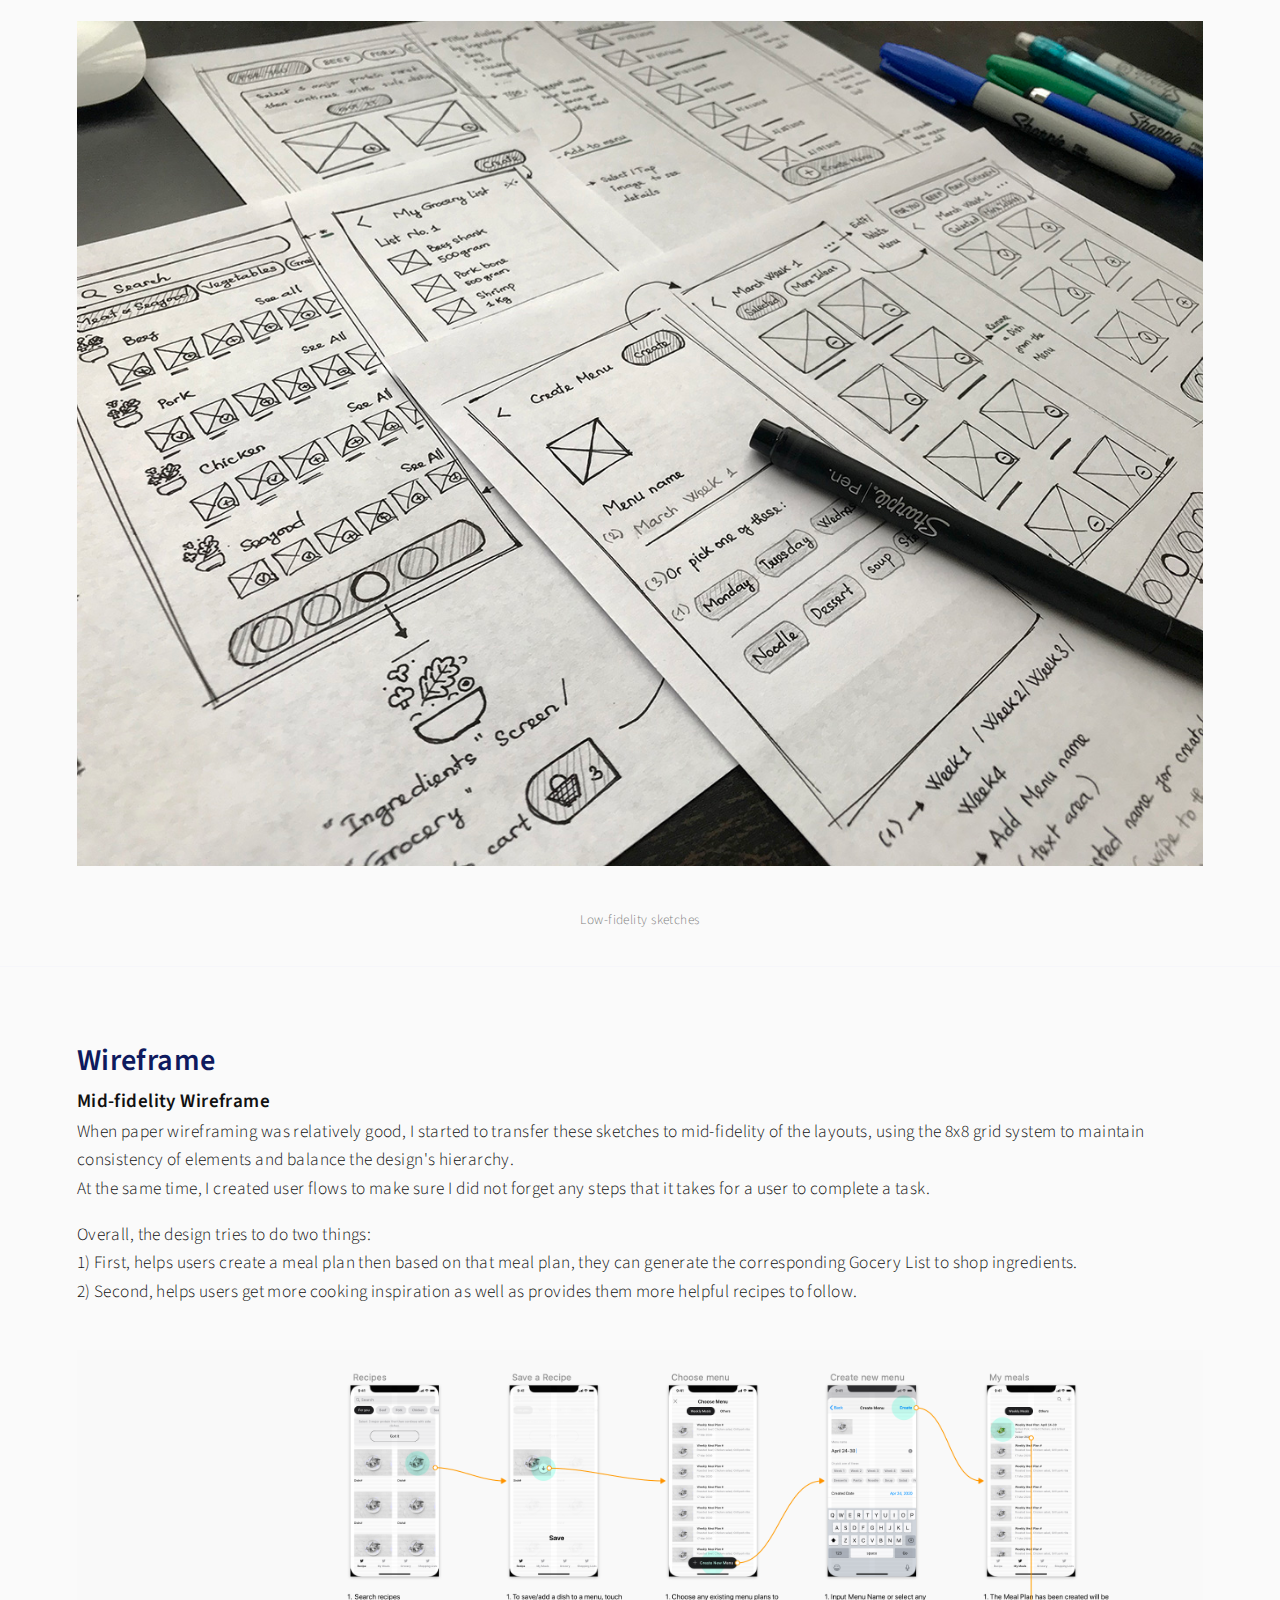
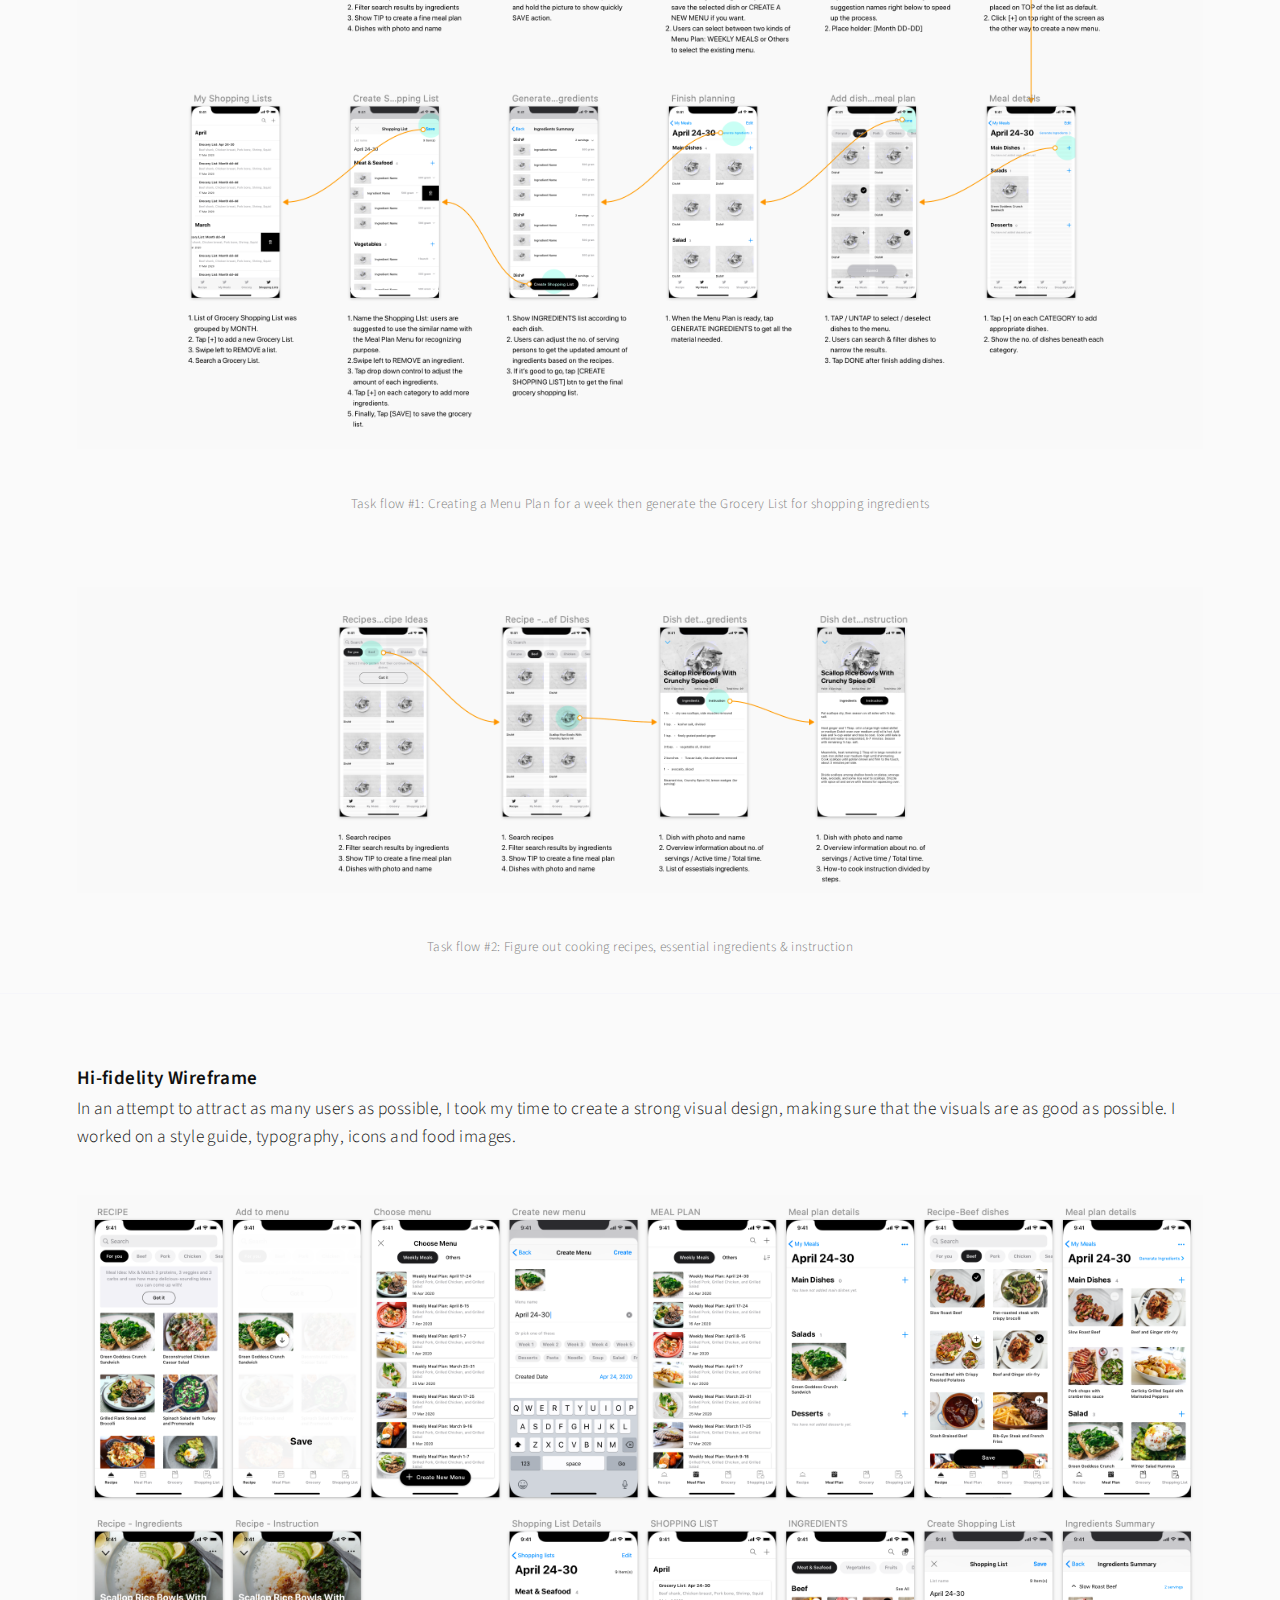
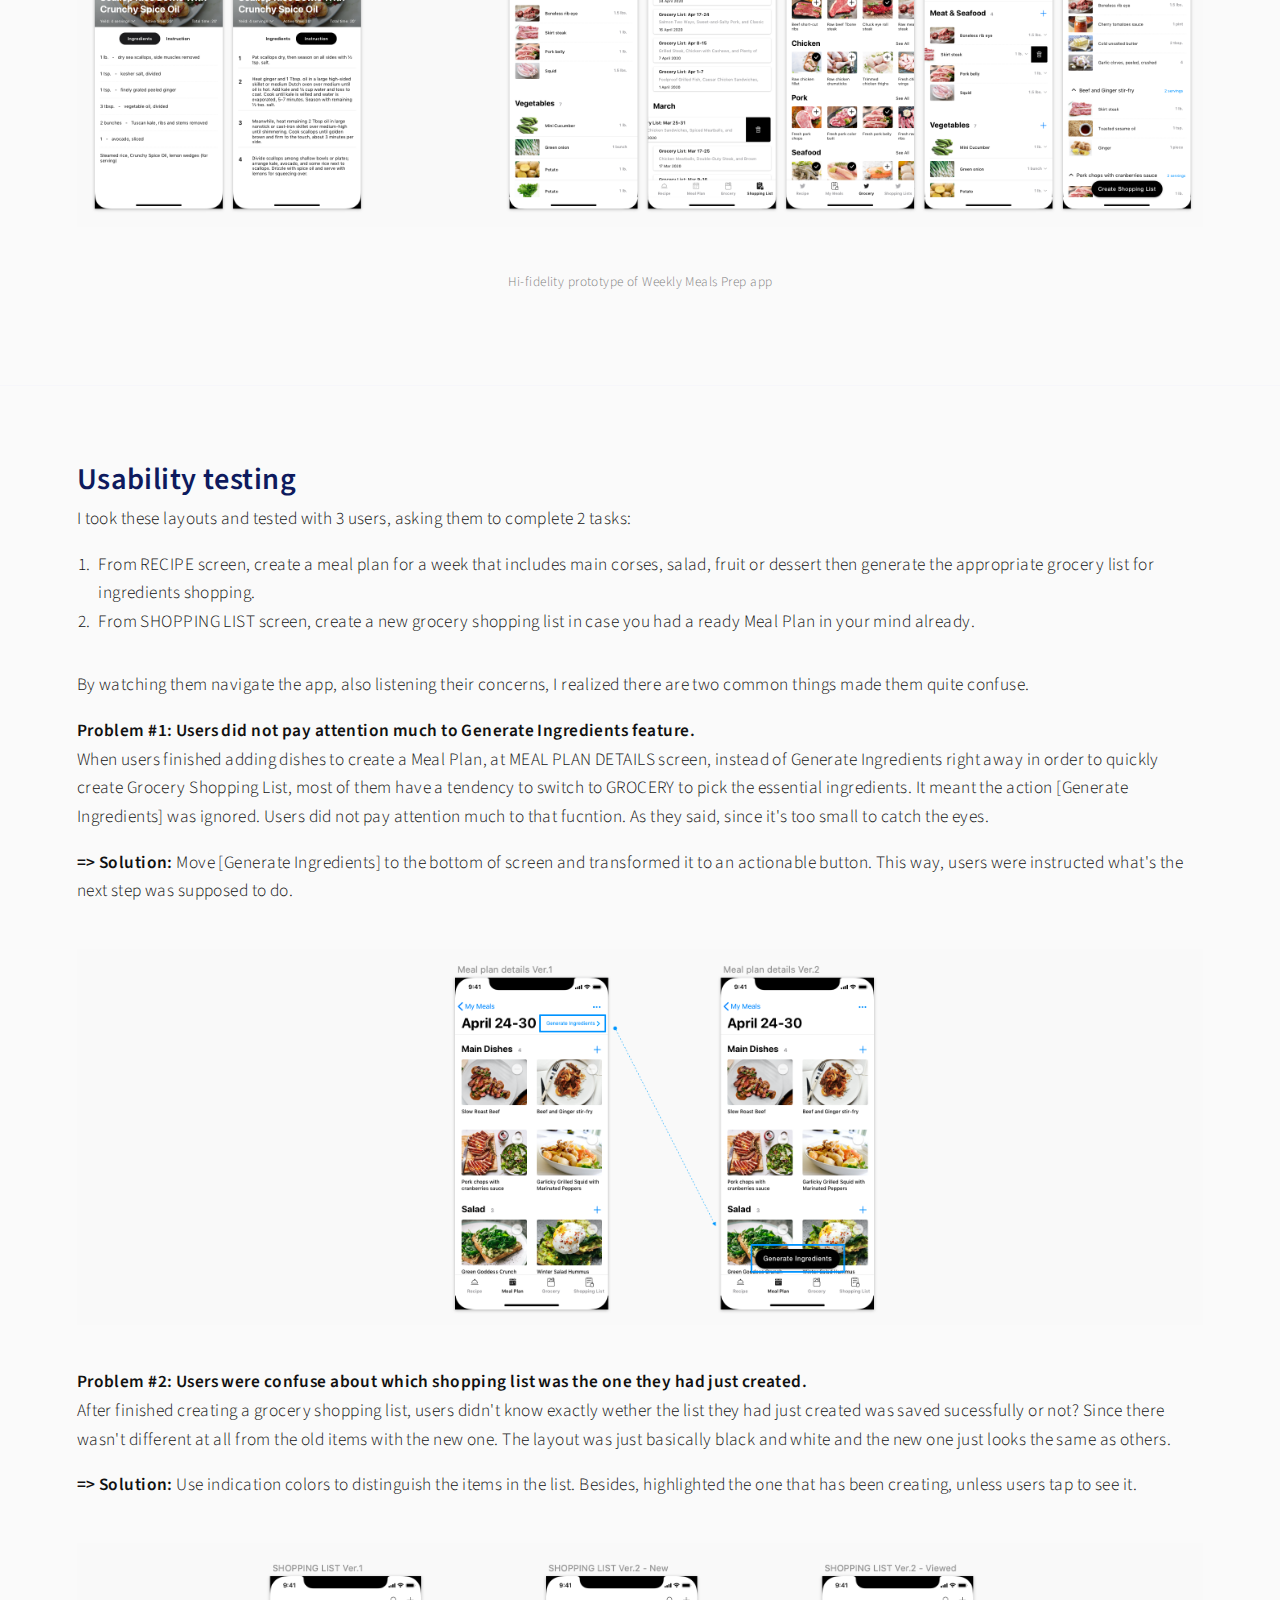
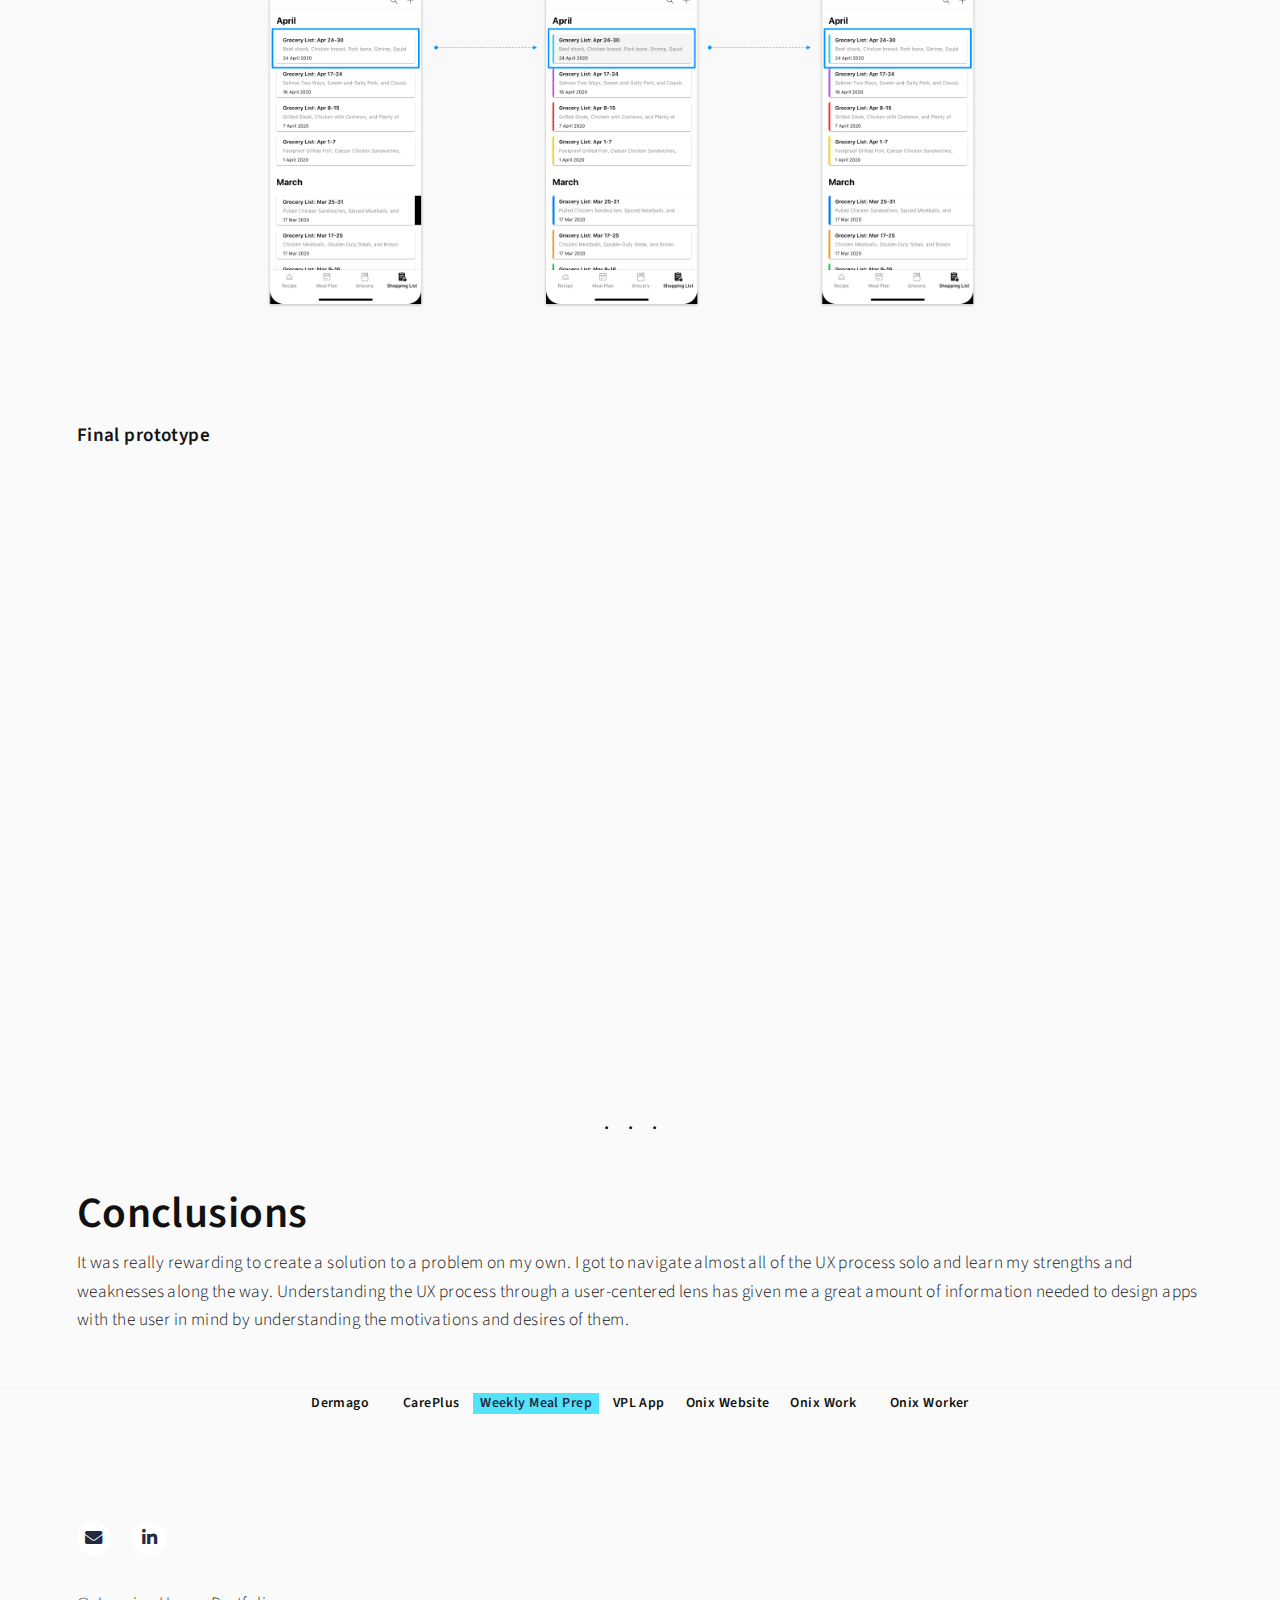
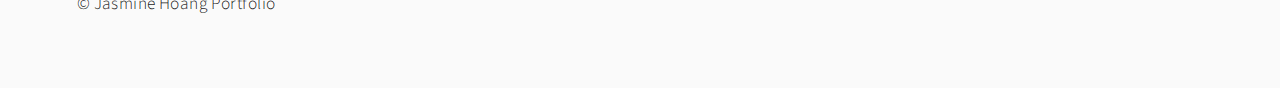
<file: mealprep.html>
<!DOCTYPE HTML>
<!--
	Forty by HTML5 UP
	html5up.net | @ajlkn
	Free for personal and commercial use under the CCA 3.0 license (html5up.net/license)
-->
<html>
	<head>
		<title>Weekly Meal Prep</title>
		<meta charset="utf-8" />
		<meta name="viewport" content="width=device-width, initial-scale=1, user-scalable=no" />
		<link rel="stylesheet" href="assets/css/main.css" />
		<noscript><link rel="stylesheet" href="assets/css/noscript.css" /></noscript>
	</head>
	<body class="is-preload">

		<!-- Wrapper -->
			<div id="wrapper">

				<!-- Header -->
				<header id="header" class="alt">
					<a href="index.html" class="logo"><strong>JASMINE</strong></a>
					<nav id="menu0">
						<a class="active" href="index.html">Work</a>
						<a class="active" href="about.html">About</a>
					</nav>
				</header>

				<!-- Menu
					<nav id="menu">
						<ul class="links">
							<li><a href="index.html">Work</a></li>
							<li><a href="landing.html">About</a></li>
						</ul>
					</nav>

				-->

				<!-- Main -->
				<div id="main" class="alt">

					<!-- One -->
					<section id="one">
						<div class="inner">
							<header class="major">
								<h1>Weekly Meal Prep</h1>
								<p><strong>Mobile Application</strong></p>
							</header>
							<p>Personal project<br/>My role: Product design</p>
							<span class="image main"><img src="images/pic117.png" alt="" /></span>
							<p>The WeeklyMealPrep app is a good choice for people who want to spend less time in the kitchen. This app helps you not only prepare meals for a whole week but also gives you a way to reach your nutrition goals.</p>
							<h3>Background Information</h3>
							<p>I was inspired to create this app after having conversation with my friends when we shared our cooking routines. I realized that making meals for dinner every night was a challenge to most of us while we usually have a hectic schedule and commonly coming home late after work. There were several times I found myself staring into the fridge searching for cooking inspiration, but after a long day at work, the creativity was not on top. The idea of preparing meals for a whole week ahead of schedule seems a benefit for most people in this case. It’s especially good for busy people when it comes to time-matter and healthy eating plans.</p>
							<h4 class="devider">...</h4>
							<h1>Process</h1>
							<p>User research > User Persona > Ideate > Wireframe > Visual Design > User Test > Final Prototype</p>
							<h2>User research</h2>
							<h3>The survey</h3>
							<p>I started this user research with the assumption that the target users will be young people. They are students or professional working persons who live in big cities and have an active life. I developed a survey with Google Forms then distributed it among multiple groups of the working profession on Facebook and Whatsapp.</p>
							<p>The purpose was to define:
								<ol>
									<li>Users' cooking habits</li>
									<li>What motivates them to cook at home on daily basis</li>
									<li>The pain points if have during their cooking process.</li>
								</ol>
							</p>
							<p>The online survey includes <strong> 8 questions</strong> and had completed by <strong>108 people</strong> that provided me the quantitative data needed to validate my assumptions.</p>
							<span class="image main"><img src="images/pic69.png" alt="" /></span>
							<figcaption>Summary responses from users participated the survey about Home Cooking</figcaption>
							<br><br>
							<h4>Keys findings:</h4>
							<ul>
								<li><strong>Users occupation and their cooking habit.</strong>
								<br>More than 70% of people who did the survey are office staff and students in the range of 25-35 years old. They usually spend 20-40 hours or more per week working and studying. But they still try to cook meals from several times to once a day per week.</li>
								<br>
								<li><strong>Motivations.</strong><br>Around 85% of them enjoy cooking at home for some reasons: cost-saving, healthy meals, having dinner with family, etc.  <br>Here are some of their thoughts about it:
									<br><i>- "It's safe and hygiene. I also can customize the ingredients based on my taste." </i>
									<br><i>- "It's healthy and saving a lot. I feel pleasure while cooking and enjoying the food I cooked."</i>
									<br><i>- "Very interesting! I enjoy my cooking time and also able to share that inspiration with my friends."</i>
									<br><i>- "It’s better and safer than eating out, besides I can improve my cooking skills."</i>
									<br><i>- "It's cost-effective and I can cook authentic dishes which I could not easily find in the nearby restaurants."</i>
								</li>
								<br>
								<li><strong>Pain points.</strong><br>Throughout the cooking process, the most common problems that people face are:
									<br>- It takes a lot of time to plan, shop, prepare, and cook --> 48% 
									<br>- They don't have much time for cooking --> 44% 
									<br>- Some of them don't know what to cook & how to cook --> 13-19%
 								</li>
							</ul>
							<h3>User Interviews</h3>
							<p>To get more qualitative insights about people home cooking process, I conducted user interview with three people based on the following questions:
								<ol>
									<li>What's your typical weekday like?</li>
									<li>Can you describe your food preparation and cooking process?</li>
									<li>How do you create a meal plan?</li>
									<li>What does your grocery shopping list look like?</li>
								</ol>
							</p>
							<p>Besides, I observed two people, one male, one female while they perform their daily activities. The goal is to understand their natural behavior without interrupting them or affecting their routine.</p>
							<h4>The takeaways:</h4>
							<ul>
								<li>All of the people who participated in the interviews and observation sessions go to work 30-40hrs per week so they prefer to spend 3-4hrs on the weekend to plan and shop grocery for the upcoming week.</li>
								<li>3/5 do meal preparation and cook right after they get home from the grocery stores. 2/5 do meal preparation, keep it well in the fridge, and cook later on weekdays.</li>
								<li>Some of them use the "Note" - one of the mobile applications to create grocery lists, while, others use a piece of paper to do it. These shopping lists are about to keep them stay on track and avoid wasting food.</li>
								<li>To prepare meals for a week, people tend to pick around three major protein dishes to start. Then combine each of them with veggies, fruit, etc. to balance their meals.</li>
								<li>They google cooking instructions or watch tutorial videos on Youtube if they want to try new recipes.</li>
							</ul>
							
						</div>
					</section>
				</div>	

				<div id="main" class="alt2">
					
					<section id="one">
						<div class="inner">
							<h2>User persona</h2>
							<p>Based on the information collected from the survey and interviews, I am now able to create a user persona in order to focus on the target users, ROSY.</p>
							<span class="image main flex"><img src="images/pic78.png" alt="" /></span>
							<figcaption>User persona</figcaption><br>
						
							<p>Next, I created a hypothesis journey map to visualize some stages she needs to take, better understand her pain points, expectations, emotion during the journey, and find out the opportunities to gain her experience.</p>
							<span class="image main"><img src="images/pic79.png" alt="" /></span>
							<figcaption>A hypothesis journey map showing Rosy's experience creating weekly meals plan</figcaption>
							<br>
						</div>
					</section>
				</div>		

				<div id="main" class="alt">
		
					<section id="one">
						<div class="inner">	
							<h2>Ideate</h2>		
							<h4>Sitemap</h4>
							<p>I created sitemap to see how the navigation of the app should be structured. I wanted to identify where content will be placed in order to get the overview of screens as well as the relationship between them in a system.</p>
							<span class="image main"><img src="images/pic86.png" alt="" /></span>
							<figcaption>Weekly Meal Plan app's structure</figcaption>
							<br>
							<br>
							<h4>Skeching the ideas</h4>
							<p>During the early stages of the design process, I drew paper wireframes and reviewed them several times before going to computer works. By this way, issues are caught earlier. I learnt that I was in started identifying minor and larger issues much sooner than I thought about it before.</p>
							<span class="image main"><img src="images/pic80.png" alt="" /></span>
							<figcaption>Low-fidelity sketches</figcaption>
						</div>
					</section>
				</div>

				<div id="main" class="alt">
					<section id="one">
						<div class="inner">	
							<h2>Wireframe</h2>
							<h4>Mid-fidelity Wireframe</h4>
							<p>When paper wireframing was relatively good, I started to transfer these sketches to mid-fidelity of the layouts, using the 8x8 grid system to maintain consistency of elements and balance the design's hierarchy.<br>
							At the same time, I created user flows to make sure I did not forget any steps that it takes for a user to complete a task.</p>
							<p>Overall, the design tries to do two things: <br>1) First, helps users create a meal plan then based on that meal plan, they can generate the corresponding Gocery List to shop ingredients.<br>2) Second, helps users get more cooking inspiration as well as provides them more helpful recipes to follow.</p>
							<span class="image main"><img src="images/pic84.png" alt="" /></span>
							<figcaption>Task flow #1: Creating a Menu Plan for a week then generate the Grocery List for shopping ingredients</figcaption>
							<br>
							<span class="image main"><img src="images/pic85.png" alt="" /></span>
							<figcaption>Task flow #2: Figure out cooking recipes, essential ingredients & instruction</figcaption>
						</div>
					</section>
					<section id="one">
						<div class="inner">	
							<h4>Hi-fidelity Wireframe</h4>
							<p>In an attempt to attract as many users as possible, I took my time to create a strong visual design, making sure that the visuals are as good as possible. I worked on a style guide, typography, icons and food images.</p>
							<span class="image main"><img src="images/pic87.png" alt="" /></span>
							<figcaption>Hi-fidelity prototype of Weekly Meals Prep app</figcaption>
							<br><br>
						</div>
					</section>
				</div>

				<div id="main" class="alt">
					<section id="one">
						<div class="inner">	
							<h2>Usability testing</h2>
							<p>I took these layouts and tested with 3 users, asking them to complete 2 tasks:
								<ol>
									<li>From RECIPE screen, create a meal plan for a week that includes main corses, salad, fruit or dessert then generate the appropriate grocery list for ingredients shopping.</li>
									<li>From SHOPPING LIST screen, create a new grocery shopping list in case you had a ready Meal Plan in your mind already.</li>
								</ol>
							</p>
							<p>By watching them navigate the app, also listening their concerns, I realized there are two common things made them quite confuse.</p>
							<p><strong>Problem #1: Users did not pay attention much to Generate Ingredients feature.</strong><br>When users finished adding dishes to create a Meal Plan, at MEAL PLAN DETAILS screen, instead of Generate Ingredients right away in order to quickly create Grocery Shopping List, most of them have a tendency to switch to GROCERY to pick the essential ingredients. It meant the action [Generate Ingredients] was ignored. Users did not pay attention much to that fucntion. As they said, since it's too small to catch the eyes.</p>
							<p><strong>=> Solution:</strong> Move [Generate Ingredients] to the bottom of screen and transformed it to an actionable button. This way, users were instructed what's the next step was supposed to do.</p>
							<span class="image main"><img src="images/pic88.png" alt="" /></span>
							<p><strong>Problem #2: Users were confuse about which shopping list was the one they had just created.</strong><br>After finished creating a grocery shopping list, users didn't know exactly wether the list they had just created was saved sucessfully or not? Since there wasn't different at all from the old items with the new one. The layout was just basically black and white and the new one just looks the same as others.</p>
							<p><strong>=> Solution:</strong> Use indication colors to distinguish the items in the list. Besides, highlighted the one that has been creating, unless users tap to see it.</p>
							<span class="image main"><img src="images/pic89.png" alt="" /></span>
							<br><br>
							<h4>Final prototype</h4>
							<br><br>
							<p style="text-align: center;"><iframe src="https://marvelapp.com/573269i?emb=1&iosapp=false&frameless=false" width="300" height="572" allowTransparency="true" frameborder="0"></iframe></p>
							<h4 class="devider">...</h4>
							<h1>Conclusions</h1>
							<p>It was really rewarding to create a solution to a problem on my own. I got to navigate almost all of the UX process solo and learn my strengths and weaknesses along the way. Understanding the UX process through a user-centered lens has given me a great amount of information needed to design apps with the user in mind by understanding the motivations and desires of them.</p>
						
						
						</div>
					</section>
				</div>

				<div class="pag">
						<ul class="pagination">
							<li><a href="dermago.html" class="page">Dermago</a></li>
							<li><a href="careplus.html" class="page">CarePlus</a></li>
							<li><a href="mealprep.html" class="page active">Weekly Meal Prep</a></li>
							<li><a href="vplapp.html" class="page">VPL App</a></li>
							<li><a href="onixwebsite.html" class="page">Onix Website</a></li>
							<li><a href="onixwork.html" class="page">Onix Work</a></li>
							<li><a href="onixworker.html" class="page">Onix Worker</a></li>
						</ul>
				</div>

				<!-- Footer -->
					<footer id="footer">
						<div class="inner">
							<ul class="icons">
								<li><a href="mailto:jasminevn1805@gmail.com" class="icon solid alt fa-envelope"><span class="label">Gmail</span></a></li>
								<li><a href="https://www.linkedin.com/in/jasmine-hoang/" class="icon brands alt fa-linkedin-in"><span class="label">LinkedIn</span></a></li>
							</ul>
							<ul class="copyright">
								<li>&copy; Jasmine Hoang Portfolio</li>
							</ul>
						</div>
					</footer>

			</div>

		<!-- Scripts -->
			<script src="assets/js/jquery.min.js"></script>
			<script src="assets/js/jquery.scrolly.min.js"></script>
			<script src="assets/js/jquery.scrollex.min.js"></script>
			<script src="assets/js/browser.min.js"></script>
			<script src="assets/js/breakpoints.min.js"></script>
			<script src="assets/js/util.js"></script>
			<script src="assets/js/main.js"></script>

	</body>
</html>
</file>
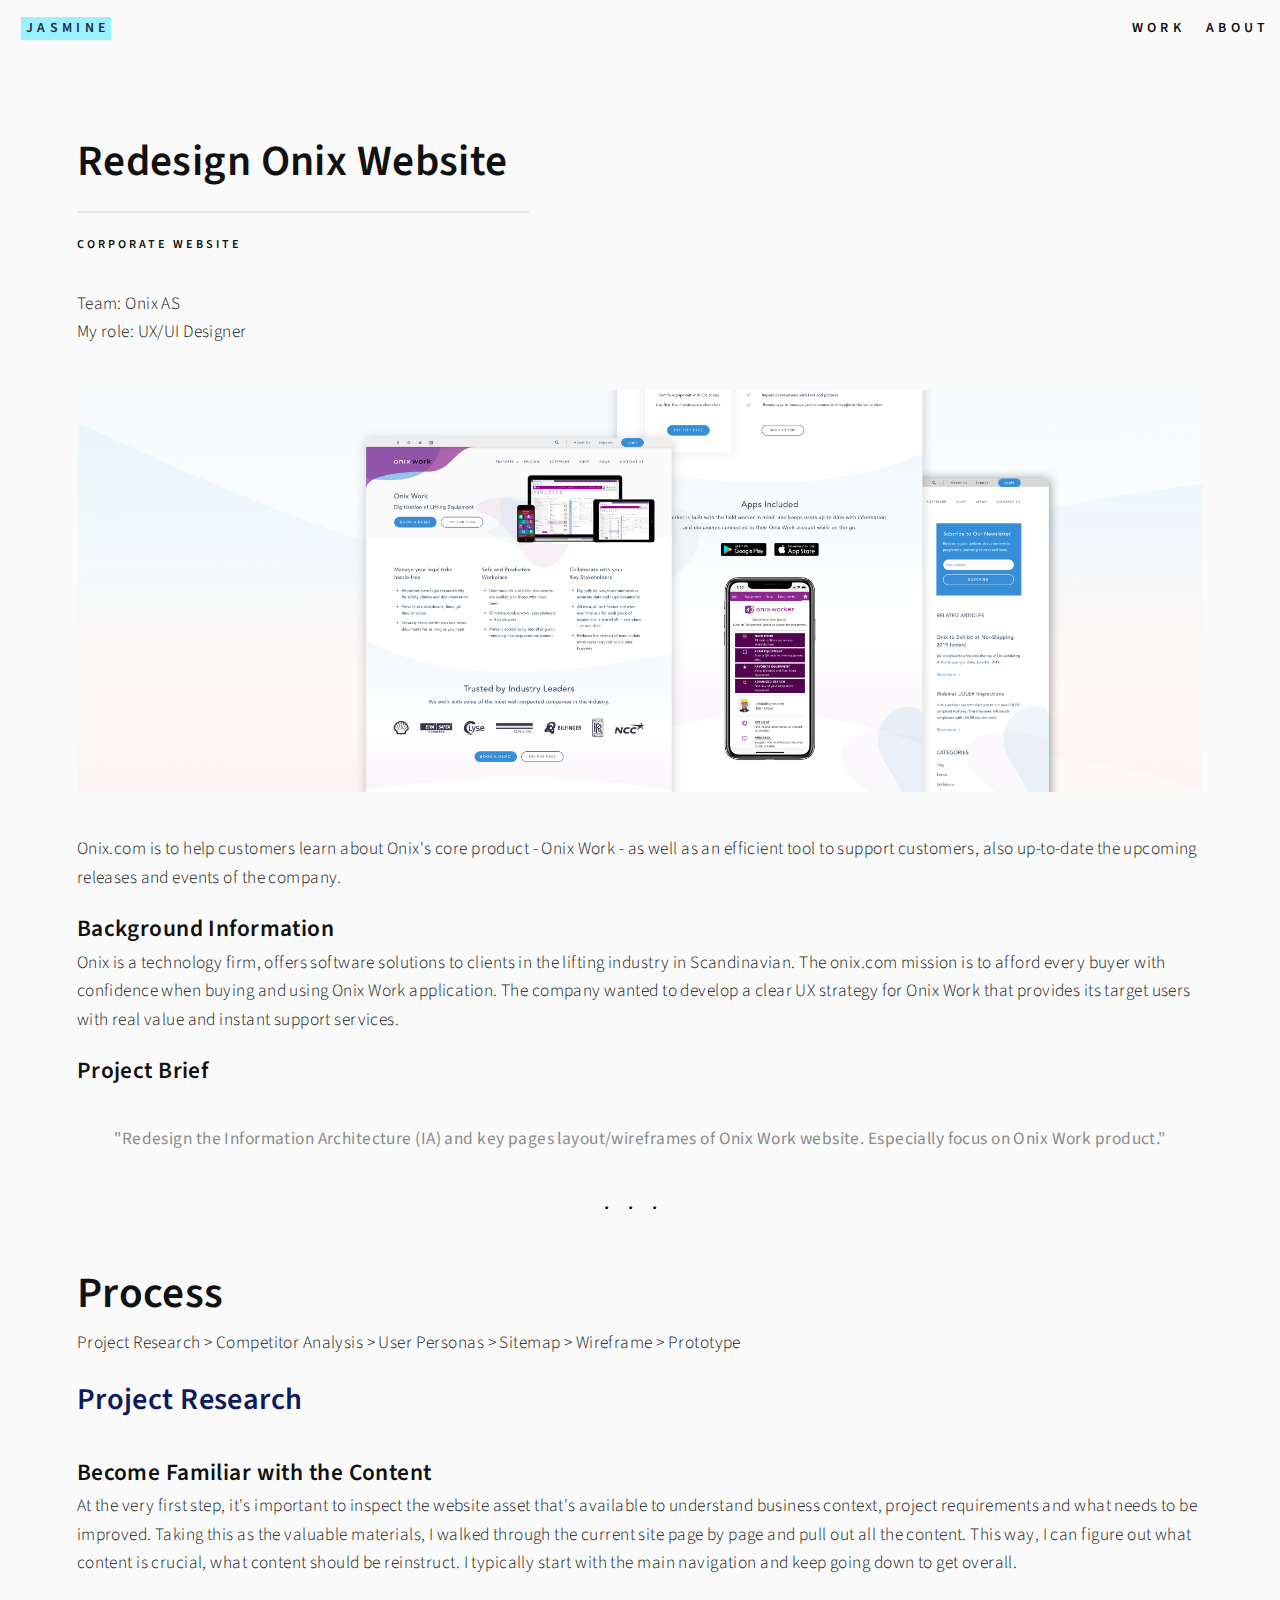
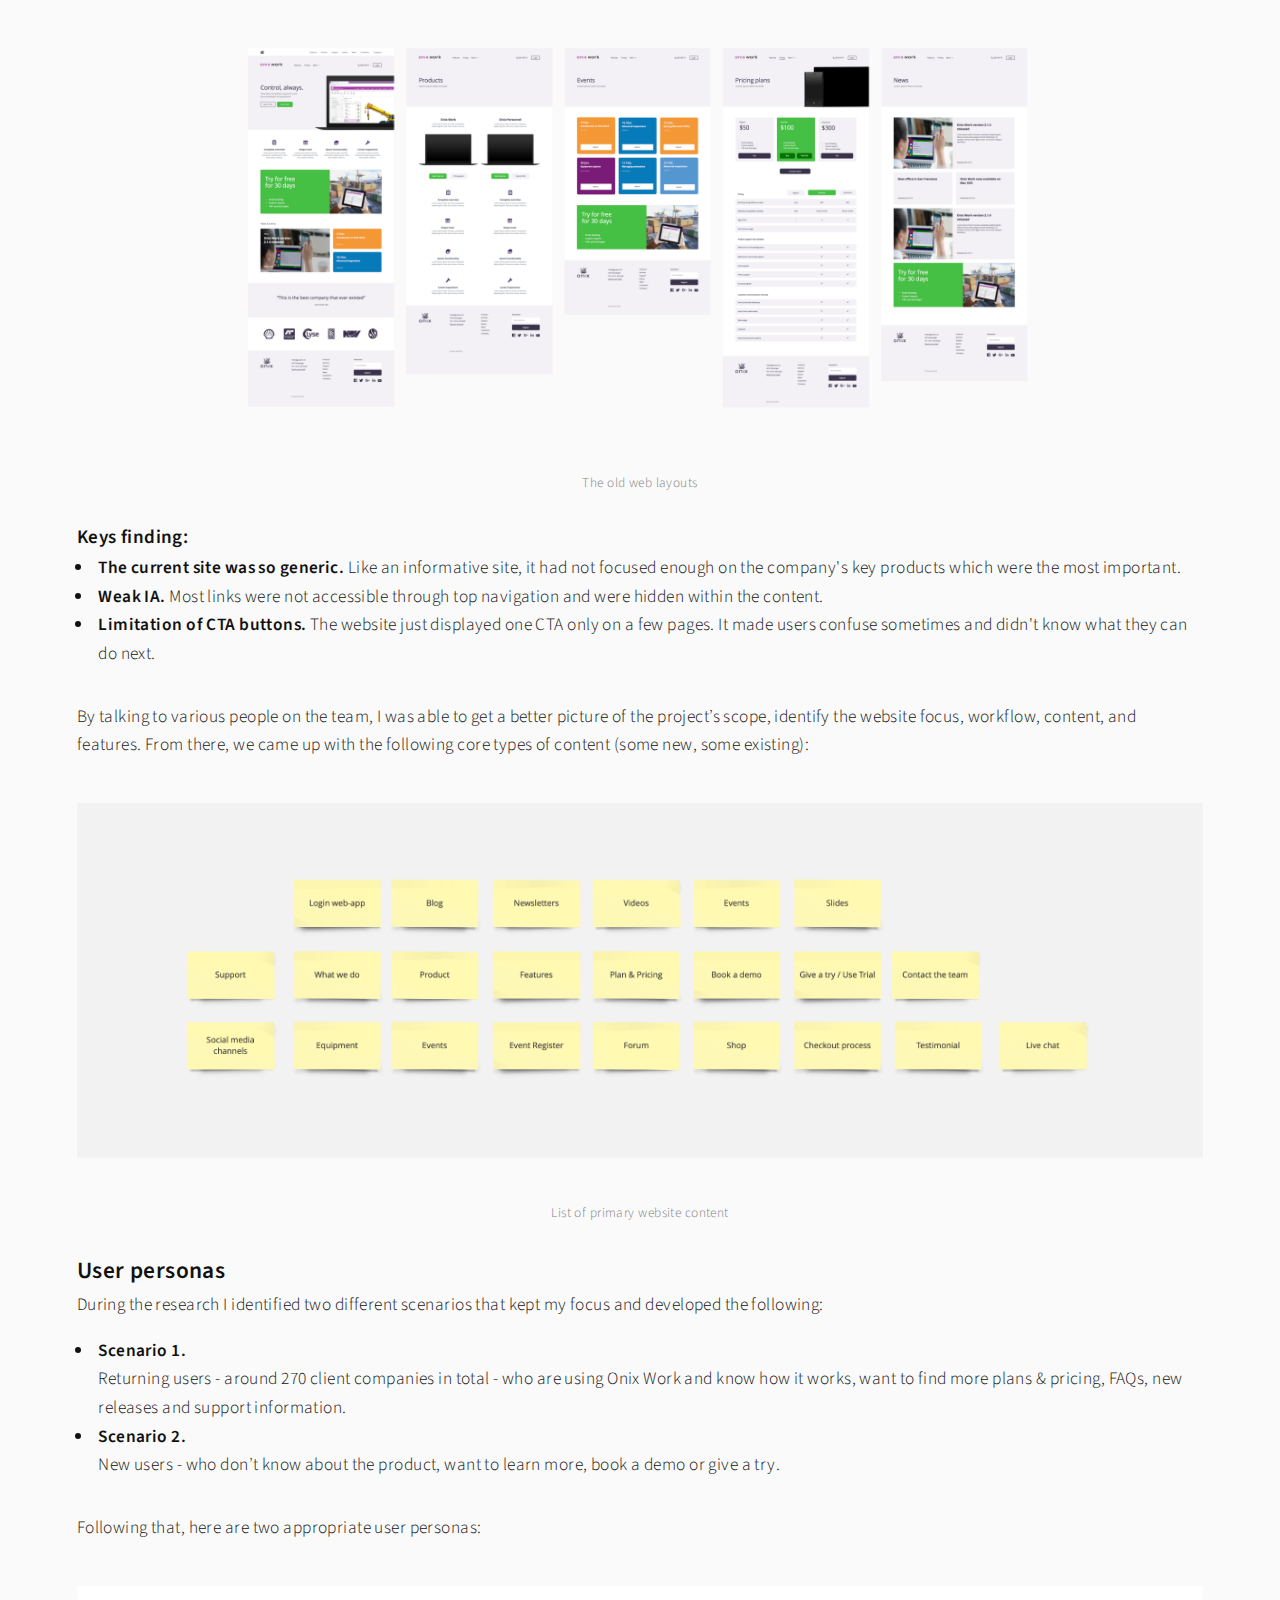
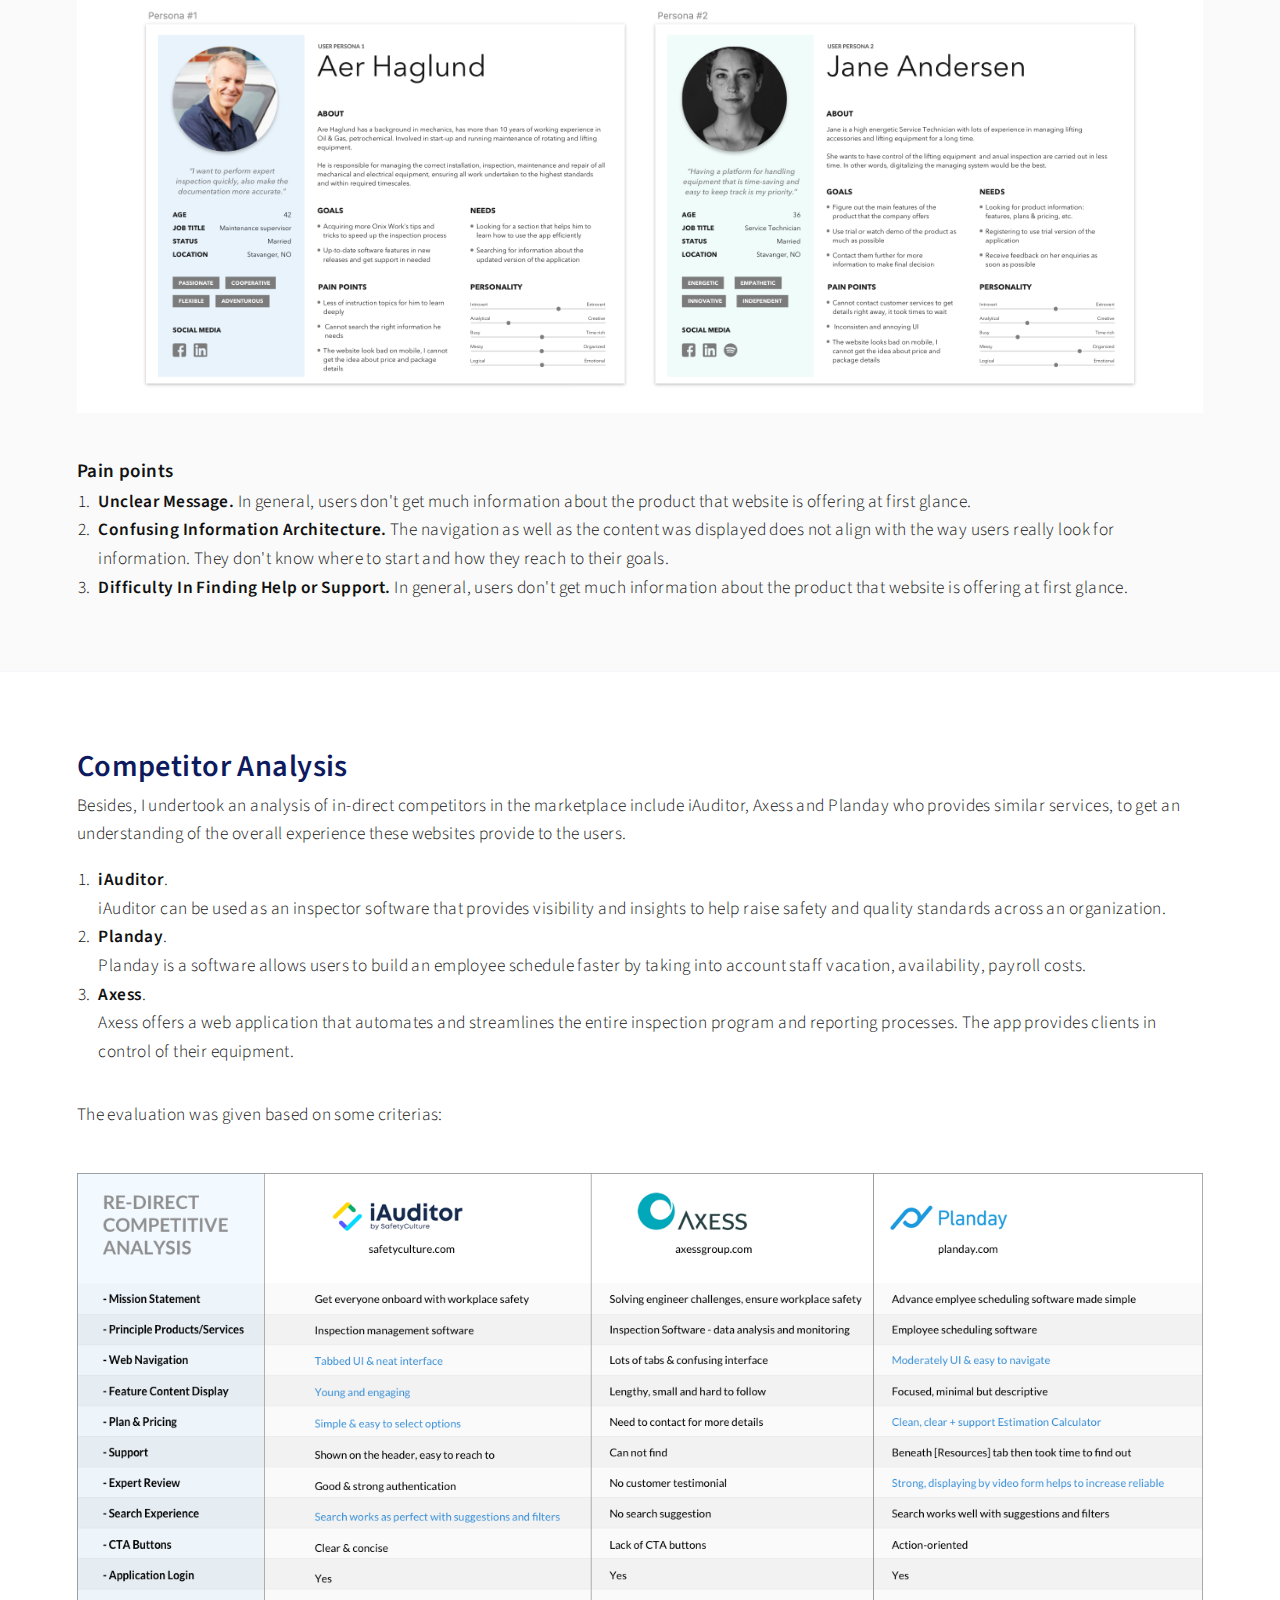
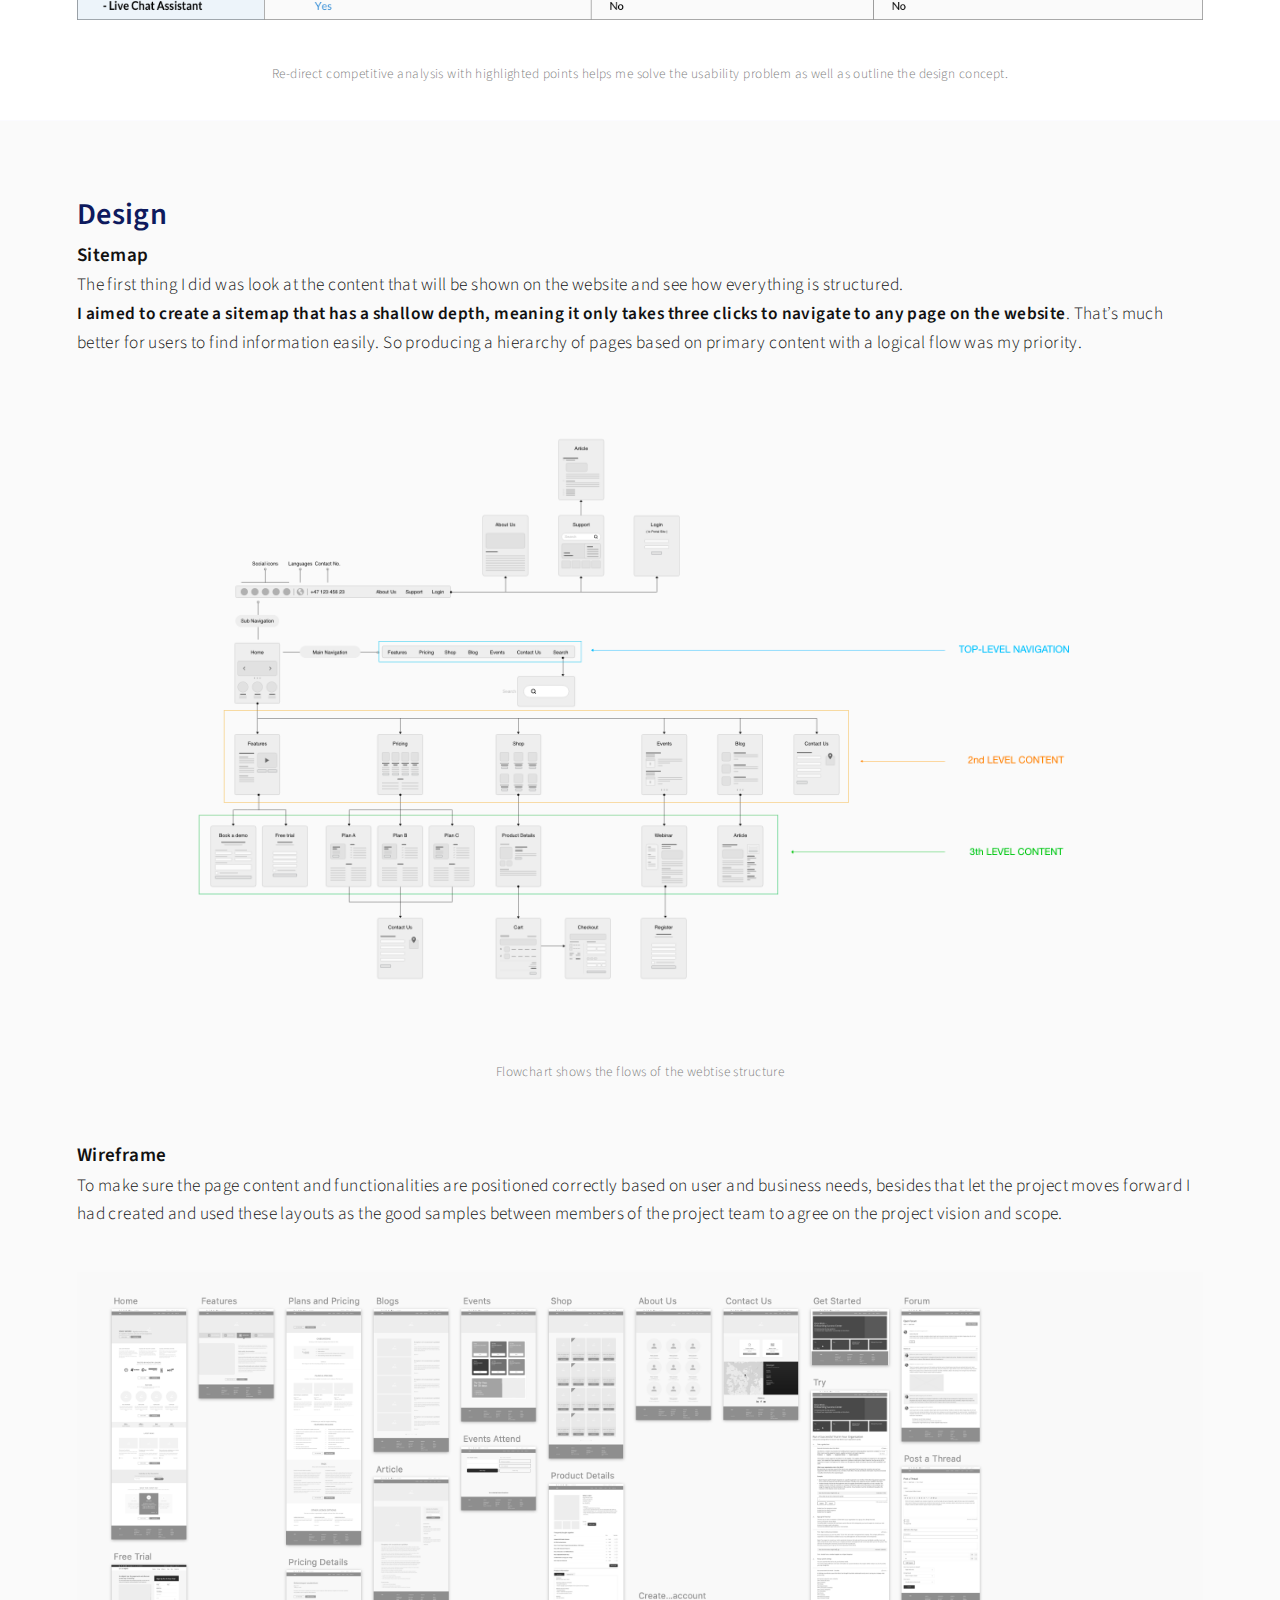
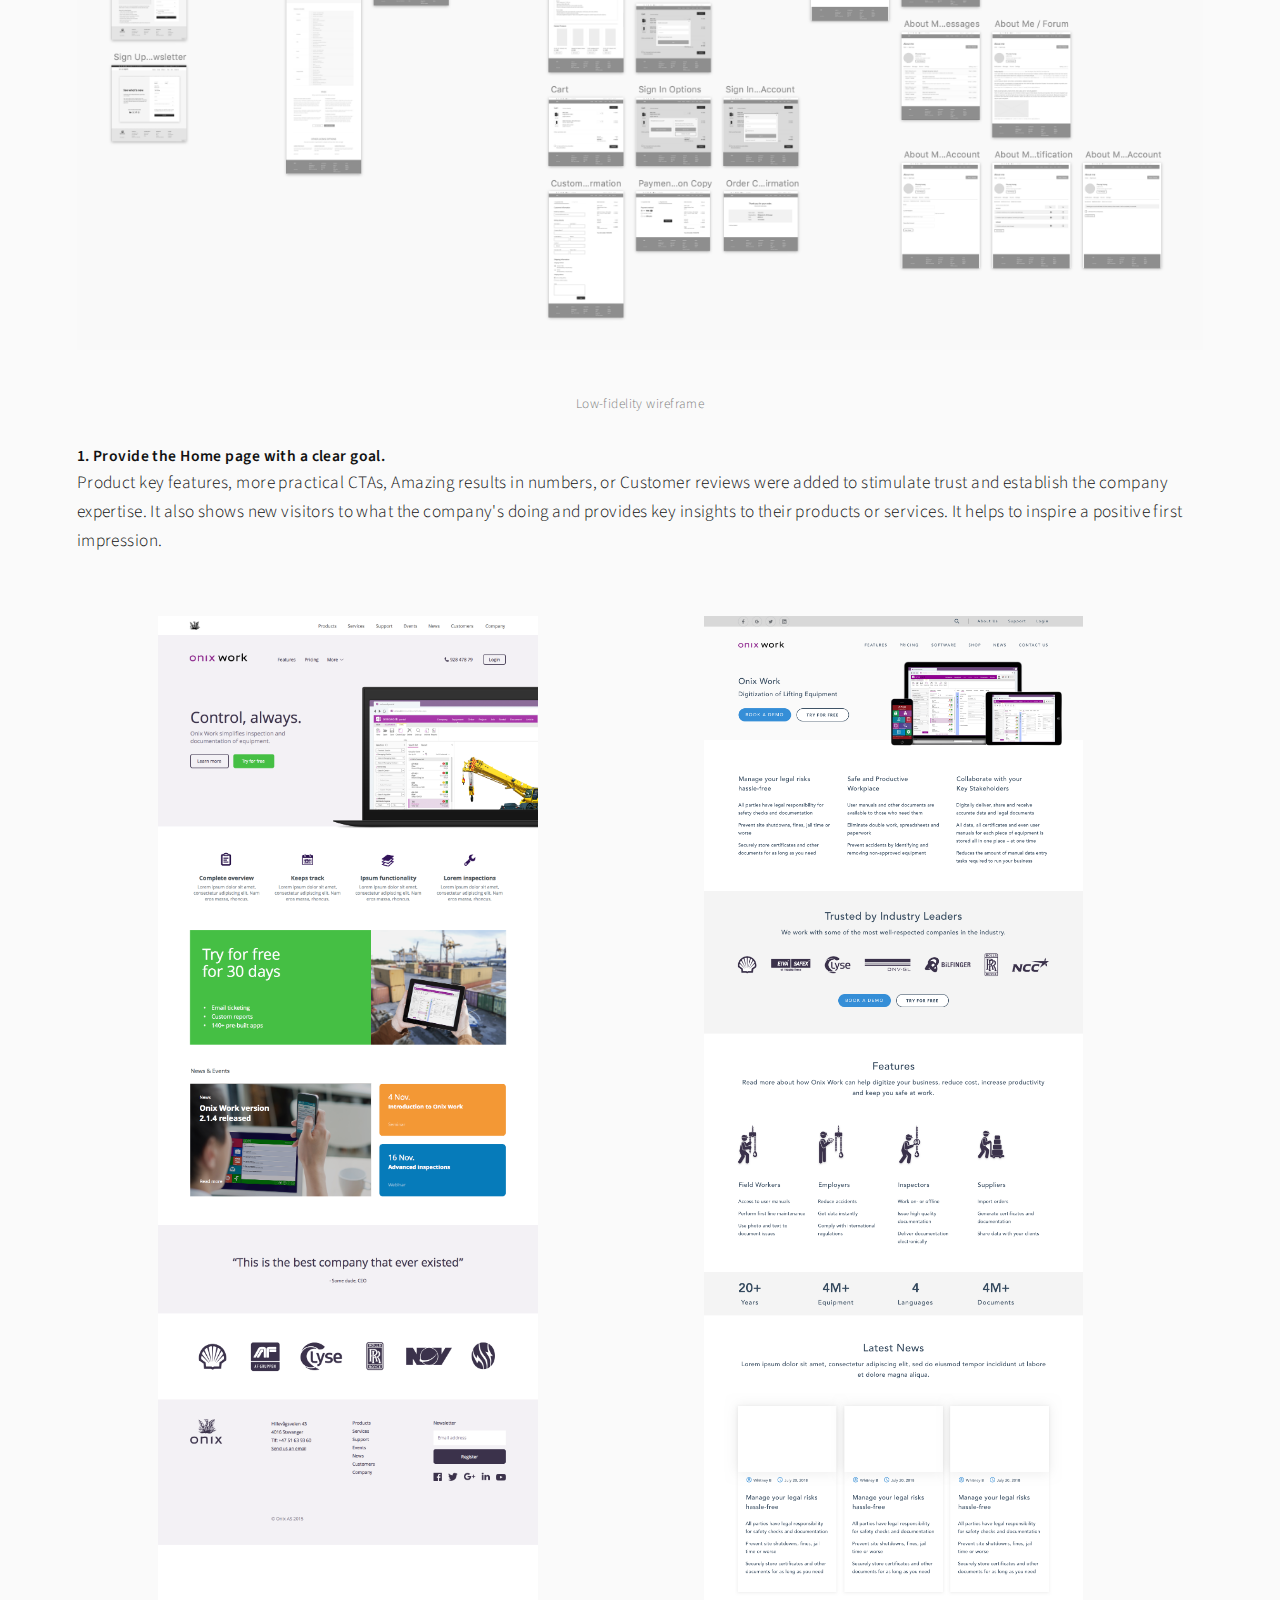
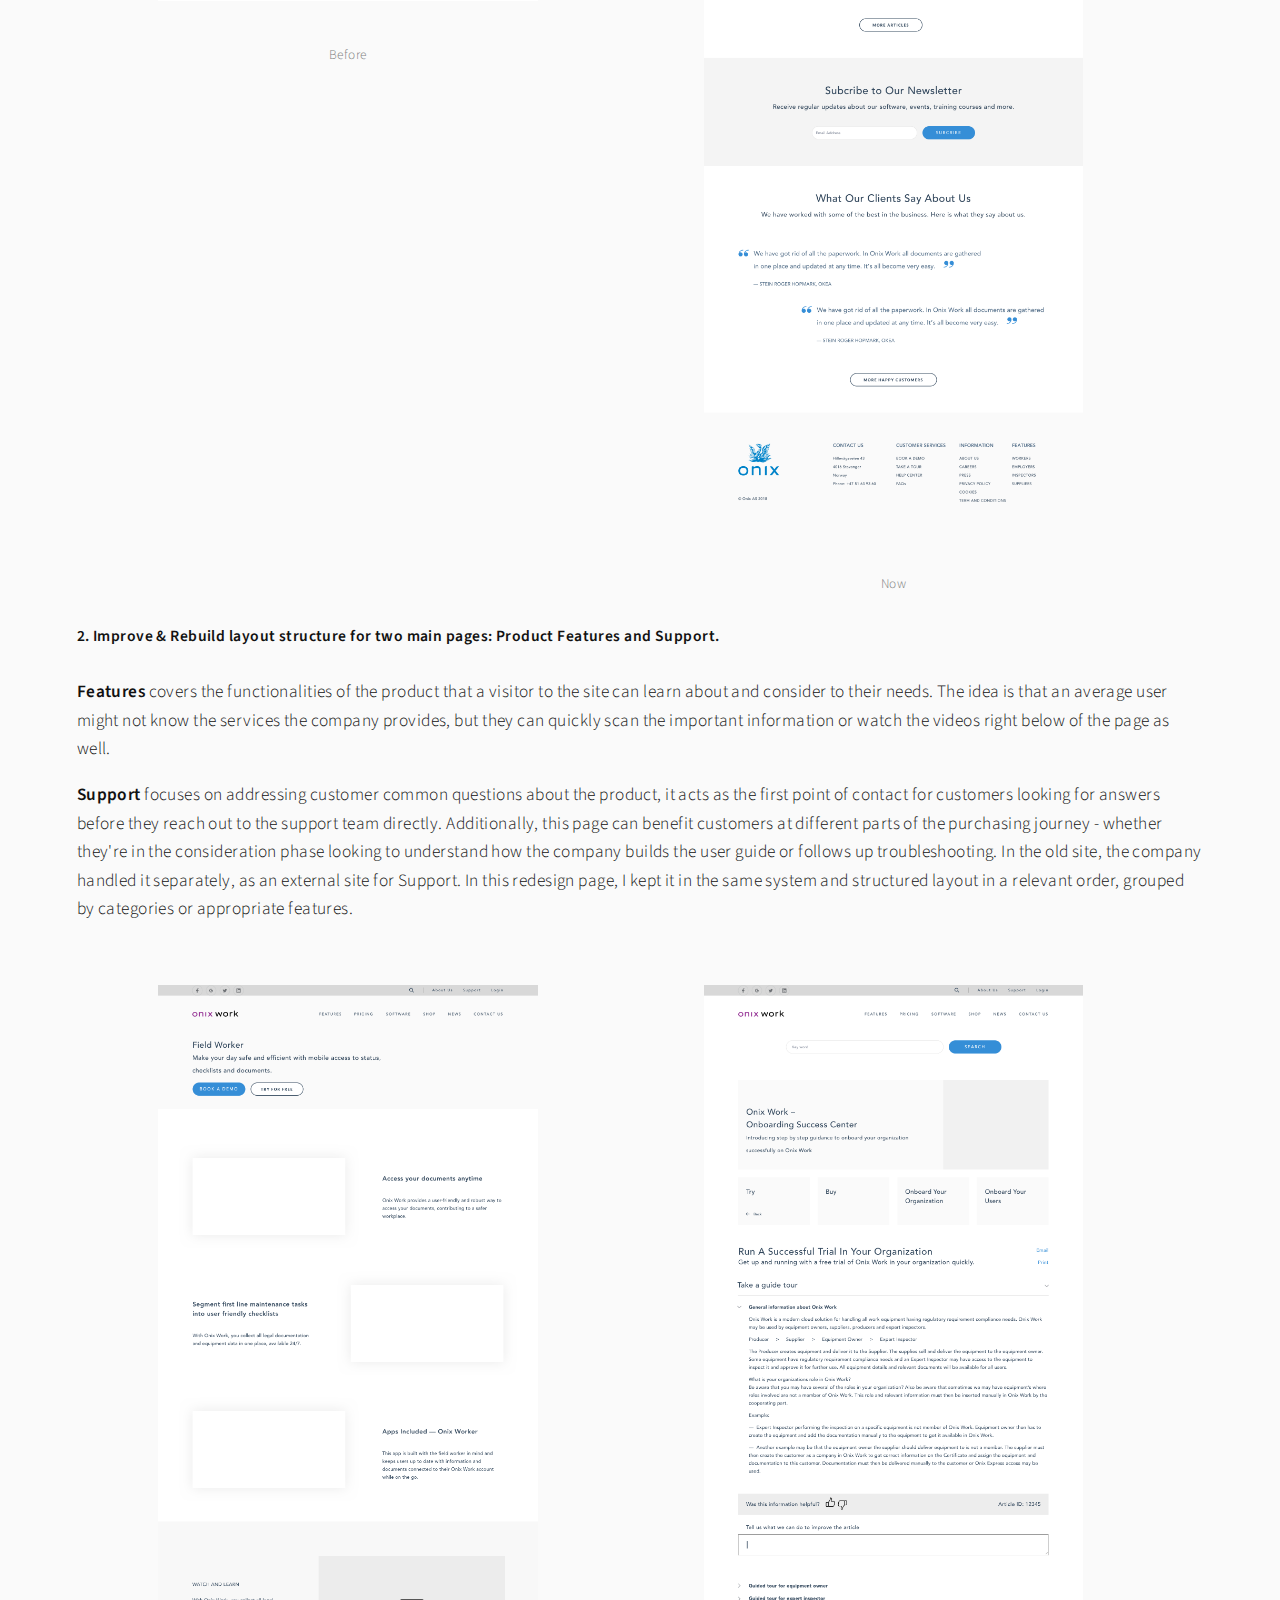
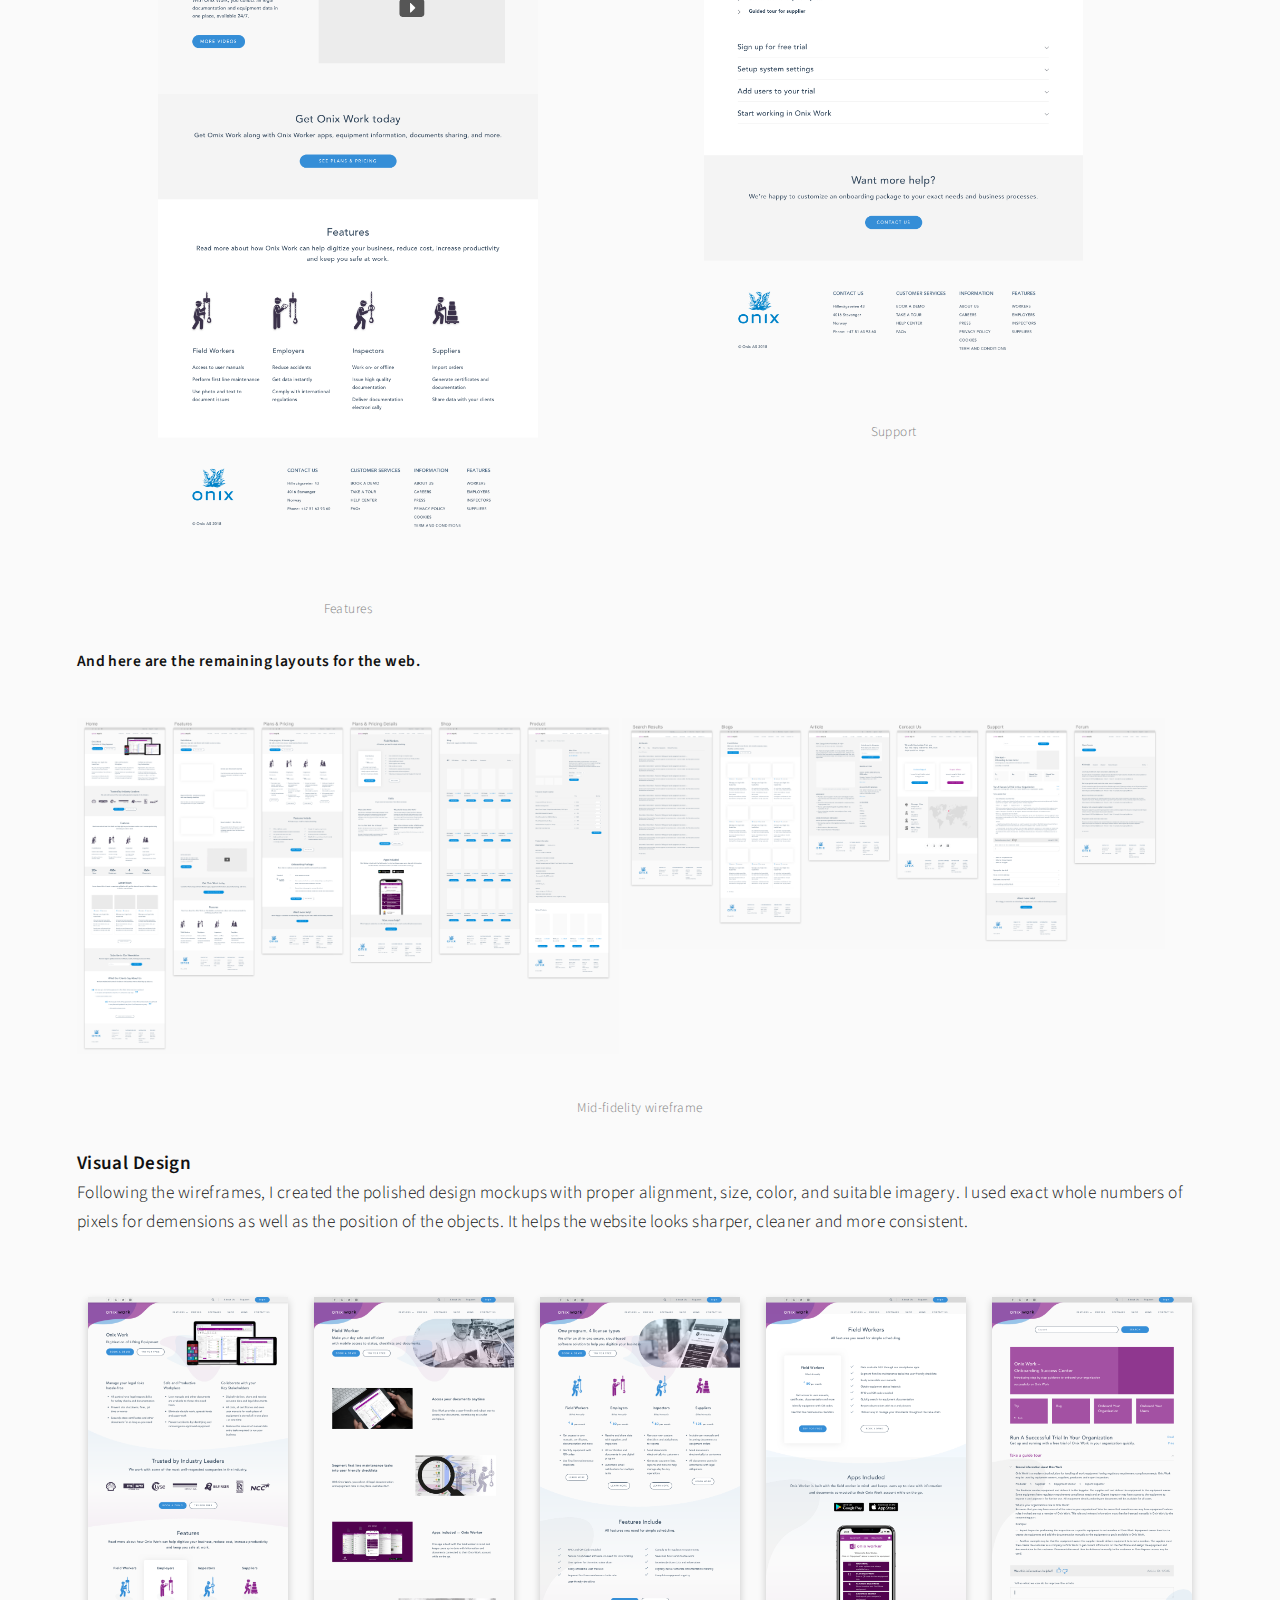
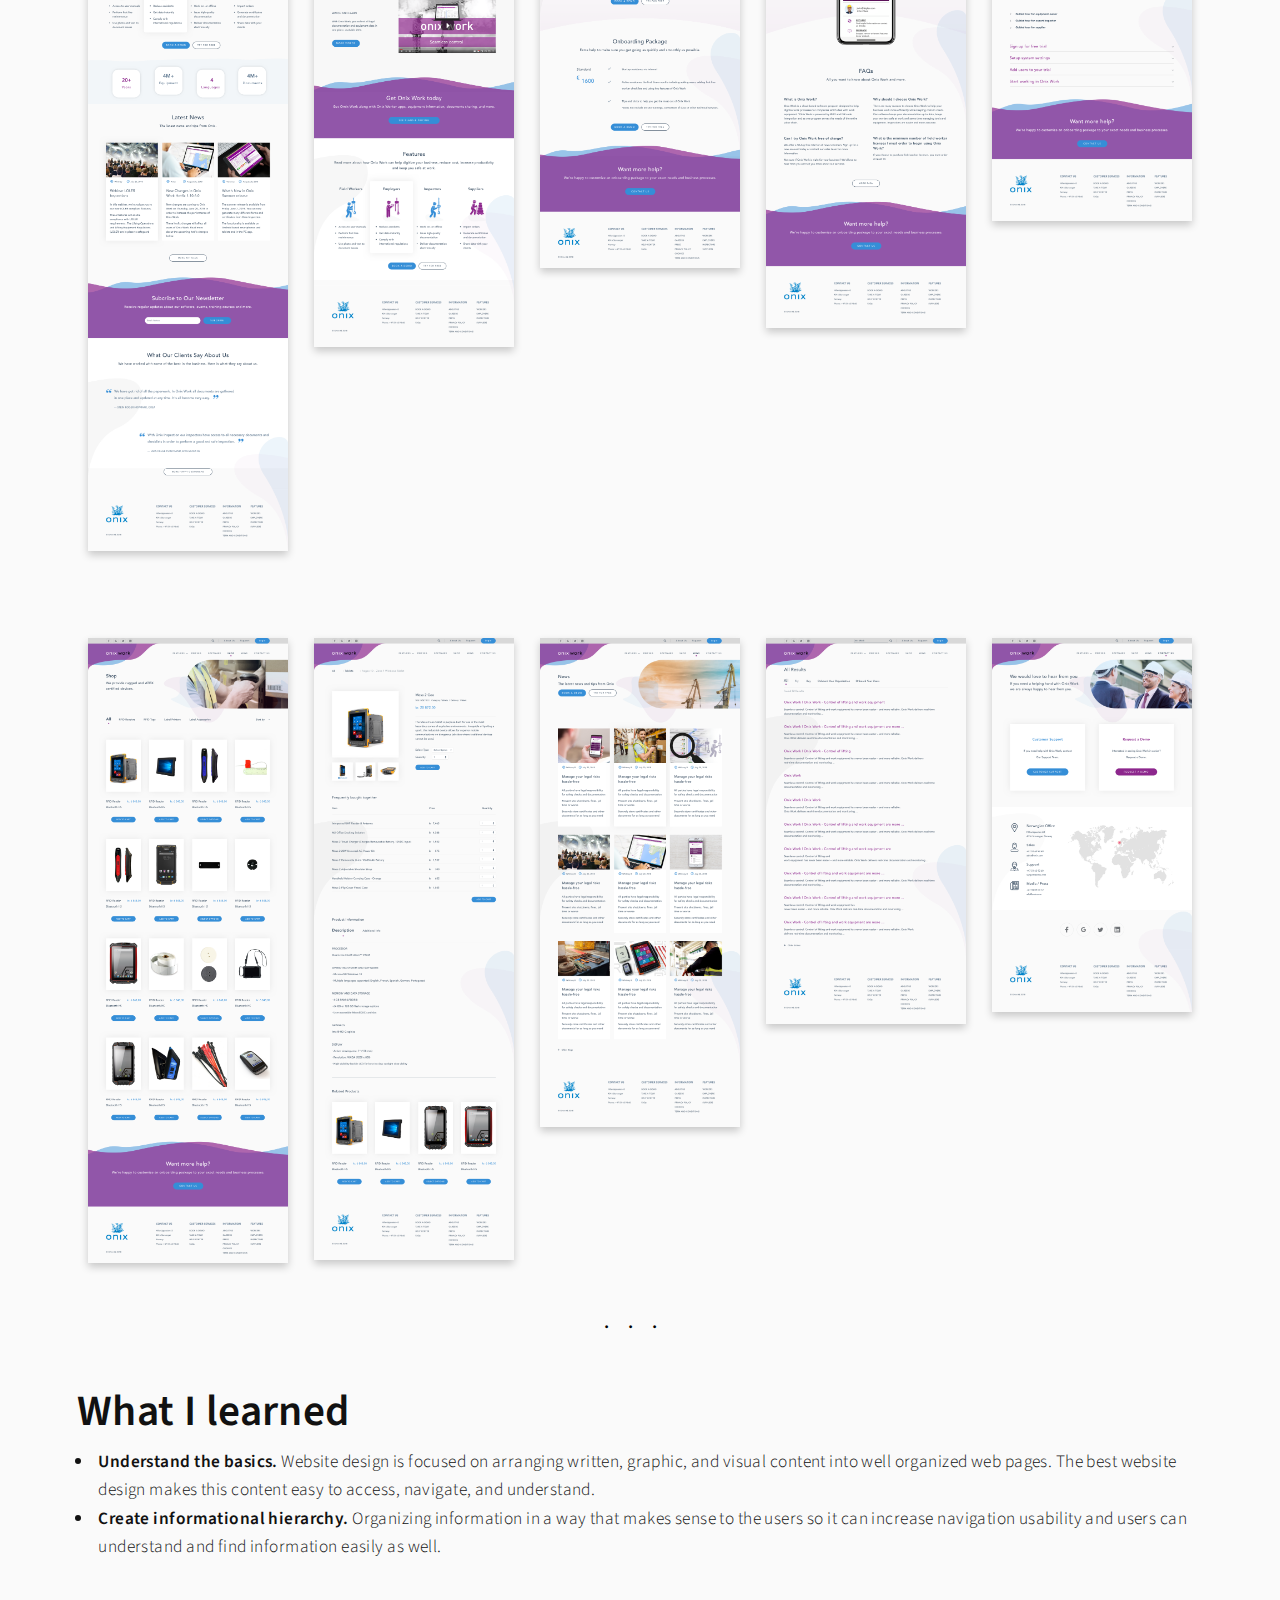
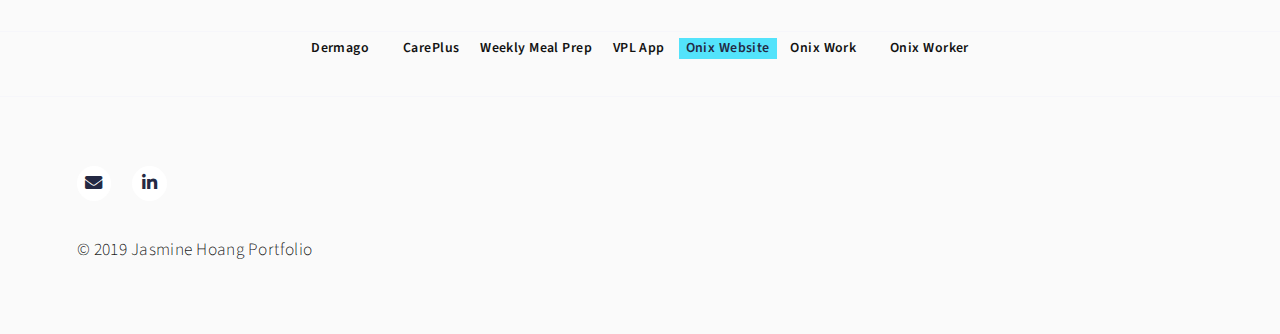
<file: onixwebsite.html>
<!DOCTYPE HTML>
<!--
	Forty by HTML5 UP
	html5up.net | @ajlkn
	Free for personal and commercial use under the CCA 3.0 license (html5up.net/license)
-->
<html>
	<head>
		<title>Onix Website</title>
		<meta charset="utf-8" />
		<meta name="viewport" content="width=device-width, initial-scale=1, user-scalable=no" />
		<link rel="stylesheet" href="assets/css/main.css" />
		<noscript><link rel="stylesheet" href="assets/css/noscript.css" /></noscript>
	</head>
	<body class="is-preload">

		<!-- Wrapper -->
			<div id="wrapper">

				<!-- Header -->
				<header id="header" class="alt">
					<a href="index.html" class="logo"><strong>JASMINE</strong></a>
					<nav id="menu0">
						<a class="active" href="index.html">Work</a>
						<a class="active" href="about.html">About</a>
					</nav>
				</header>

				<!-- Menu
					<nav id="menu">
						<ul class="links">
							<li><a href="index.html">Work</a></li>
							<li><a href="landing.html">About</a></li>
						</ul>
					</nav>

				-->

				<!-- Main -->
				<div id="main" class="alt">

					<!-- One -->
					<section id="one">
						<div class="inner">
							<header class="major">
								<h1>Redesign Onix Website</h1>
								<p><strong>Corporate website</strong></p>
							</header>
							<p>Team: Onix AS<br/>My role: UX/UI Designer</p>
							<span class="image main"><img src="images/pic31.png" alt="" /></span>
							<p>Onix.com is to help customers learn about Onix's core product - Onix Work - as well as an efficient tool to support customers, also up-to-date the upcoming releases and events of the company.</p>
							<h3>Background Information</h3>
							<p>Onix is a technology firm, offers software solutions to clients in the lifting industry in Scandinavian. The onix.com mission is to afford every buyer with confidence when buying and using Onix Work application. The company wanted to develop a clear UX strategy for Onix Work that provides its target users with real value and instant support services.</p>
							<h3>Project Brief</h3>
							<p class="quote">"Redesign the Information Architecture (IA) and key pages layout/wireframes of Onix Work website. Especially focus on Onix Work product."</p>
							<h4 class="devider">...</h4>
							<h1>Process</h1>
							<p>Project Research > Competitor Analysis > User Personas > Sitemap > Wireframe > Prototype</p>
							<h2>Project Research</h2>
							<br>
							<h3>Become Familiar with the Content</h3>
							<p>At the very first step, it's important to inspect the website asset that's available to understand business context, project requirements and what needs to be improved. Taking this as the valuable materials, I walked through the current site page by page and pull out all the content. This way, I can figure out what content is crucial, what content should be reinstruct. I typically start with the main navigation and keep going down to get overall.</p>
							<span class="image main"><img src="images/pic45.png" alt="" /></span>
							<figcaption>The old web layouts</figcaption>
							<br>
							<h4>Keys finding:</h4>
							<ul>
								<li><strong>The current site was so generic.</strong> Like an informative site, it had not focused enough on the company's key products which were the most important.</li>
								<li><strong>Weak IA.</strong> Most links were not accessible through top navigation and were hidden within the content.</li>
								<li><strong>Limitation of CTA buttons.</strong> The website just displayed one CTA only on a few pages. It made users confuse sometimes and didn't know what they can do next. </li>
							</ul>
							<p>By talking to various people on the team, I was able to get a better picture of the project’s scope, identify the website focus, workflow, content, and features. From there, we came up with the following core types of content (some new, some existing):</p>
							<span class="image main"><img src="images/pic46.png" alt="" /></span>
							<figcaption>List of primary website content</figcaption>
							<br>
							<h3>User personas</h3>
							<p>During the research I identified two different scenarios that kept my focus and developed the following:
							<ul>
								<li><strong>Scenario 1.</strong> <br>Returning users - around 270 client companies in total - who are using Onix Work and know how it works, want to find more plans & pricing, FAQs, new releases and support information.</li>
								<li><strong>Scenario 2.</strong> <br>New users - who don’t know about the product, want to learn more, book a demo or give a try.</li></p>
							</ul>
							<p>Following that, here are two appropriate user personas:</p>
							<span class="image main"><img src="images/pic44.png" alt="" /></span>
							<h4>Pain points</h4>
							<ol>
								<li> <strong>Unclear Message.</strong> In general, users don't get much information about the product that website is offering at first glance.</li>
								<li> <strong>Confusing Information Architecture.</strong> The navigation as well as the content was displayed does not align with the way users really look for information. They don't know where to start and how they reach to their goals.</li>
								<li> <strong>Difficulty In Finding Help or Support.</strong> In general, users don't get much information about the product that website is offering at first glance.</li>
							</ol>
							
						</div>
					</section>
				</div>	

				<div id="main" class="alt2">
					
					<section id="one">
						<div class="inner">
							<h2>Competitor Analysis</h2>
							<p>Besides, I undertook an analysis of in-direct competitors in the marketplace include iAuditor, Axess and Planday who provides similar services, to get an understanding of the overall experience these websites provide to the users.</p>
							<ol>
								<li><strong>iAuditor</strong>.<br>iAuditor can be used as an inspector software that provides visibility and insights to help raise safety and quality standards across an organization.</li>
								<li><strong>Planday</strong>.<br>Planday is a software allows users to build an employee schedule faster by taking into account staff vacation, availability, payroll costs.</li>
								<li><strong>Axess</strong>.<br>Axess offers a web application that automates and streamlines the entire inspection program and reporting processes. The app provides clients in control of their equipment.</li>
							</ol>
							<p>The evaluation was given based on some criterias:</p>
							<span class="image main"><img src="images/pic25.png" alt="" /></span>
							<figcaption>Re-direct competitive analysis with highlighted points helps me solve the usability problem as well as outline the design concept.</figcaption>
						</div>
					</section>
				</div>		

				<div id="main" class="alt">
		
					<section id="one">
						<div class="inner">	
							<h2>Design</h2>		
							<h4>Sitemap</h4>
							<p>The first thing I did was look at the content that will  be shown on the website and see how everything is structured.<br><strong>I aimed to create a sitemap that has a shallow depth, meaning it only takes three clicks to navigate to any page on the website</strong>. That’s much better for users to find information easily. So producing a hierarchy of pages based on primary content with a logical flow was my priority.</p>
							<span class="image main"><img src="images/pic50.png" alt="" /></span>
							<figcaption>Flowchart shows the flows of the webtise structure</figcaption>
							<br>
							<br>
							<h4>Wireframe</h4>
							<p>To make sure the page content and functionalities are positioned correctly based on user and business needs, besides that let the project moves forward I had created and used these layouts as the good samples between members of the project team to agree on the project vision and scope.</p>
							<span class="image main"><img src="images/pic29.png" alt="" /></span>
							<figcaption>Low-fidelity wireframe</figcaption>
							<br>
							<h5>1. Provide the Home page with a clear goal.</h5>
							<p>Product key features, more practical CTAs, Amazing results in numbers, or Customer reviews were added to stimulate trust and establish the company expertise. It also shows new visitors to what the company's doing and provides key insights to their products or services. It helps to inspire a positive first impression.</p>
							<div class="flex-container-three">
								<div class="col1">
									<span class="image main flex"><img src="images/pic53.png" alt="" /></span>
									<figcaption>Before</figcaption>
								</div>
								<div>&nbsp;</div>
								<div class="col2">
									<span class="image main flex"><img src="images/pic48.png" alt="" /></span>
									<figcaption>Now</figcaption>
								</div>
							</div>	
							<br>
							<h5>2. Improve & Rebuild layout structure for two main pages: Product Features and Support.</h5>
							<br>
							<p><b>Features</b> covers the functionalities of the product that a visitor to the site can learn about and consider to their needs. The idea is that an average user might not know the services the company provides, but they can quickly scan the important information or watch the videos right below of the page as well.</p>
							<p><b>Support</b> focuses on addressing customer common questions about the product, it acts as the first point of contact for customers looking for answers before they reach out to the support team directly. Additionally, this page can benefit customers at different parts of the purchasing journey - whether they're in the consideration phase looking to understand how the company builds the user guide or follows up troubleshooting. In the old site, the company handled it separately, as an external site for Support. In this redesign page, I kept it in the same system and structured layout in a relevant order, grouped by categories or appropriate features.</p>
							<div class="flex-container-three">
								<div class="col1">
									<span class="image main flex"><img src="images/pic51.png" alt="" /></span>
									<figcaption>Features</figcaption>
								</div>
								<div>&nbsp;</div>
								<div class="col2">
									<span class="image main flex"><img src="images/pic52.png" alt="" /></span>
									<figcaption>Support</figcaption>
								</div>
							</div>
							<br>
							<h5>And here are the remaining layouts for the web.</strong></h5>
							<div class="flex-container-three">
								<div class="col1">
									<span class="image main"><img src="images/pic28.png" alt="" /></span>
								</div>
								<div>&nbsp;</div>
								<div class="col2">
									<span class="image main"><img src="images/pic47.png" alt="" /></span>
								</div>
							</div>
							<figcaption>Mid-fidelity wireframe</figcaption>
							<br>
							<h4>Visual Design</h4>
							<p>Following the wireframes, I created the polished design mockups with proper alignment, size, color, and suitable imagery. I used exact whole numbers of pixels for demensions as well as the position of the objects. It helps the website looks sharper, cleaner and more consistent. </p>
							<div class="flex-container-three">
								<div class="col1">
									<span class="image main flex5"><img src="images/pic54.png" alt="" /></span>
								</div>
								<div>&nbsp;</div>
								<div class="col2">
									<span class="image main flex5"><img src="images/pic55.png" alt="" /></span>
								</div>
								<div>&nbsp;</div>
								<div class="col2">
									<span class="image main flex5"><img src="images/pic57.png" alt="" /></span>
								</div>
								<div>&nbsp;</div>
								<div class="col2">
									<span class="image main flex5"><img src="images/pic58.png" alt="" /></span>
								</div>
								<div>&nbsp;</div>
								<div class="col2">
									<span class="image main flex5"><img src="images/pic61.png" alt="" /></span>
								</div>
							</div>
							<div class="flex-container-three">
								<div class="col1">
									<span class="image main flex5"><img src="images/pic60.png" alt="" /></span>
								</div>
								<div>&nbsp;</div>
								<div class="col2">
									<span class="image main flex5"><img src="images/pic59.png" alt="" /></span>
								</div>
								<div>&nbsp;</div>
								<div class="col2">
									<span class="image main flex5"><img src="images/pic56.png" alt="" /></span>
								</div>
								<div>&nbsp;</div>
								<div class="col2">
									<span class="image main flex5"><img src="images/pic62.png" alt="" /></span>
								</div>
								<div>&nbsp;</div>
								<div class="col2">
									<span class="image main flex5"><img src="images/pic63.png" alt="" /></span>
								</div>
							</div>
							<h4 class="devider">...</h4>
							<h1>What I learned</h1>
							<ul>
								<li><strong>Understand the basics.</strong> Website design is focused on arranging written, graphic, and visual content into well organized web pages. The best website design makes this content easy to access, navigate, and understand.</li>
								<li><strong>Create informational hierarchy.</strong> Organizing information in a way that makes sense to the users so it can increase navigation usability and users can understand and find information easily as well.</li>
							</ul>
						
						</div>
					</section>
					<div class="pag">
						<ul class="pagination">
							<li><a href="dermago.html" class="page">Dermago</a></li>
							<li><a href="careplus.html" class="page">CarePlus</a></li>
							<li><a href="mealprep.html" class="page">Weekly Meal Prep</a></li>
							<li><a href="vplapp.html" class="page">VPL App</a></li>
							<li><a href="onixwebsite.html" class="page active">Onix Website</a></li>
							<li><a href="onixwork.html" class="page">Onix Work</a></li>
							<li><a href="onixworker.html" class="page">Onix Worker</a></li>
						</ul>
					</div>
				</div>

				<!-- Footer -->
					<footer id="footer">
						<div class="inner">
							<ul class="icons">
								<li><a href="mailto:jasminevn1805@gmail.com" class="icon solid alt fa-envelope"><span class="label">Gmail</span></a></li>
								<li><a href="https://www.linkedin.com/in/jasmine-hoang/" class="icon brands alt fa-linkedin-in"><span class="label">LinkedIn</span></a></li>
							</ul>
							<ul class="copyright">
								<li>&copy; 2019 Jasmine Hoang Portfolio</li>
							</ul>
						</div>
					</footer>

			</div>

		<!-- Scripts -->
			<script src="assets/js/jquery.min.js"></script>
			<script src="assets/js/jquery.scrolly.min.js"></script>
			<script src="assets/js/jquery.scrollex.min.js"></script>
			<script src="assets/js/browser.min.js"></script>
			<script src="assets/js/breakpoints.min.js"></script>
			<script src="assets/js/util.js"></script>
			<script src="assets/js/main.js"></script>

	</body>
</html>
</file>
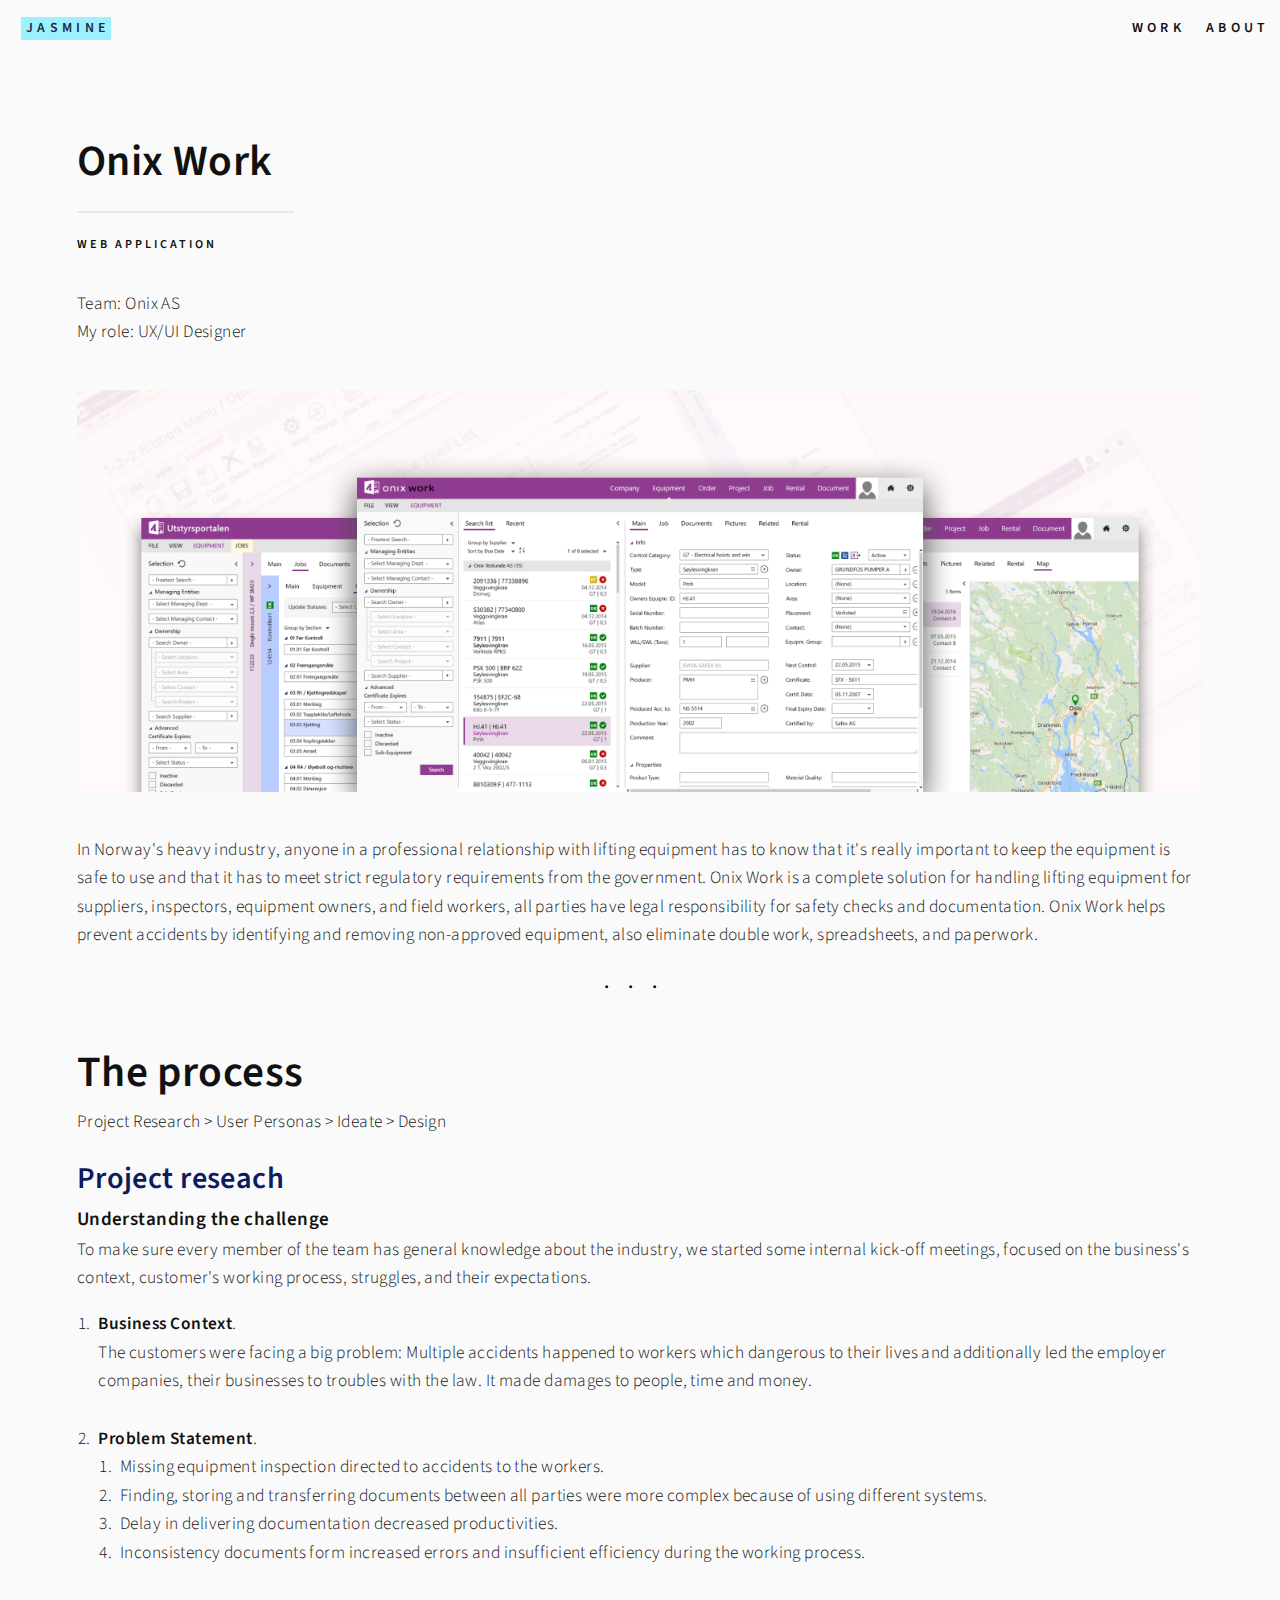
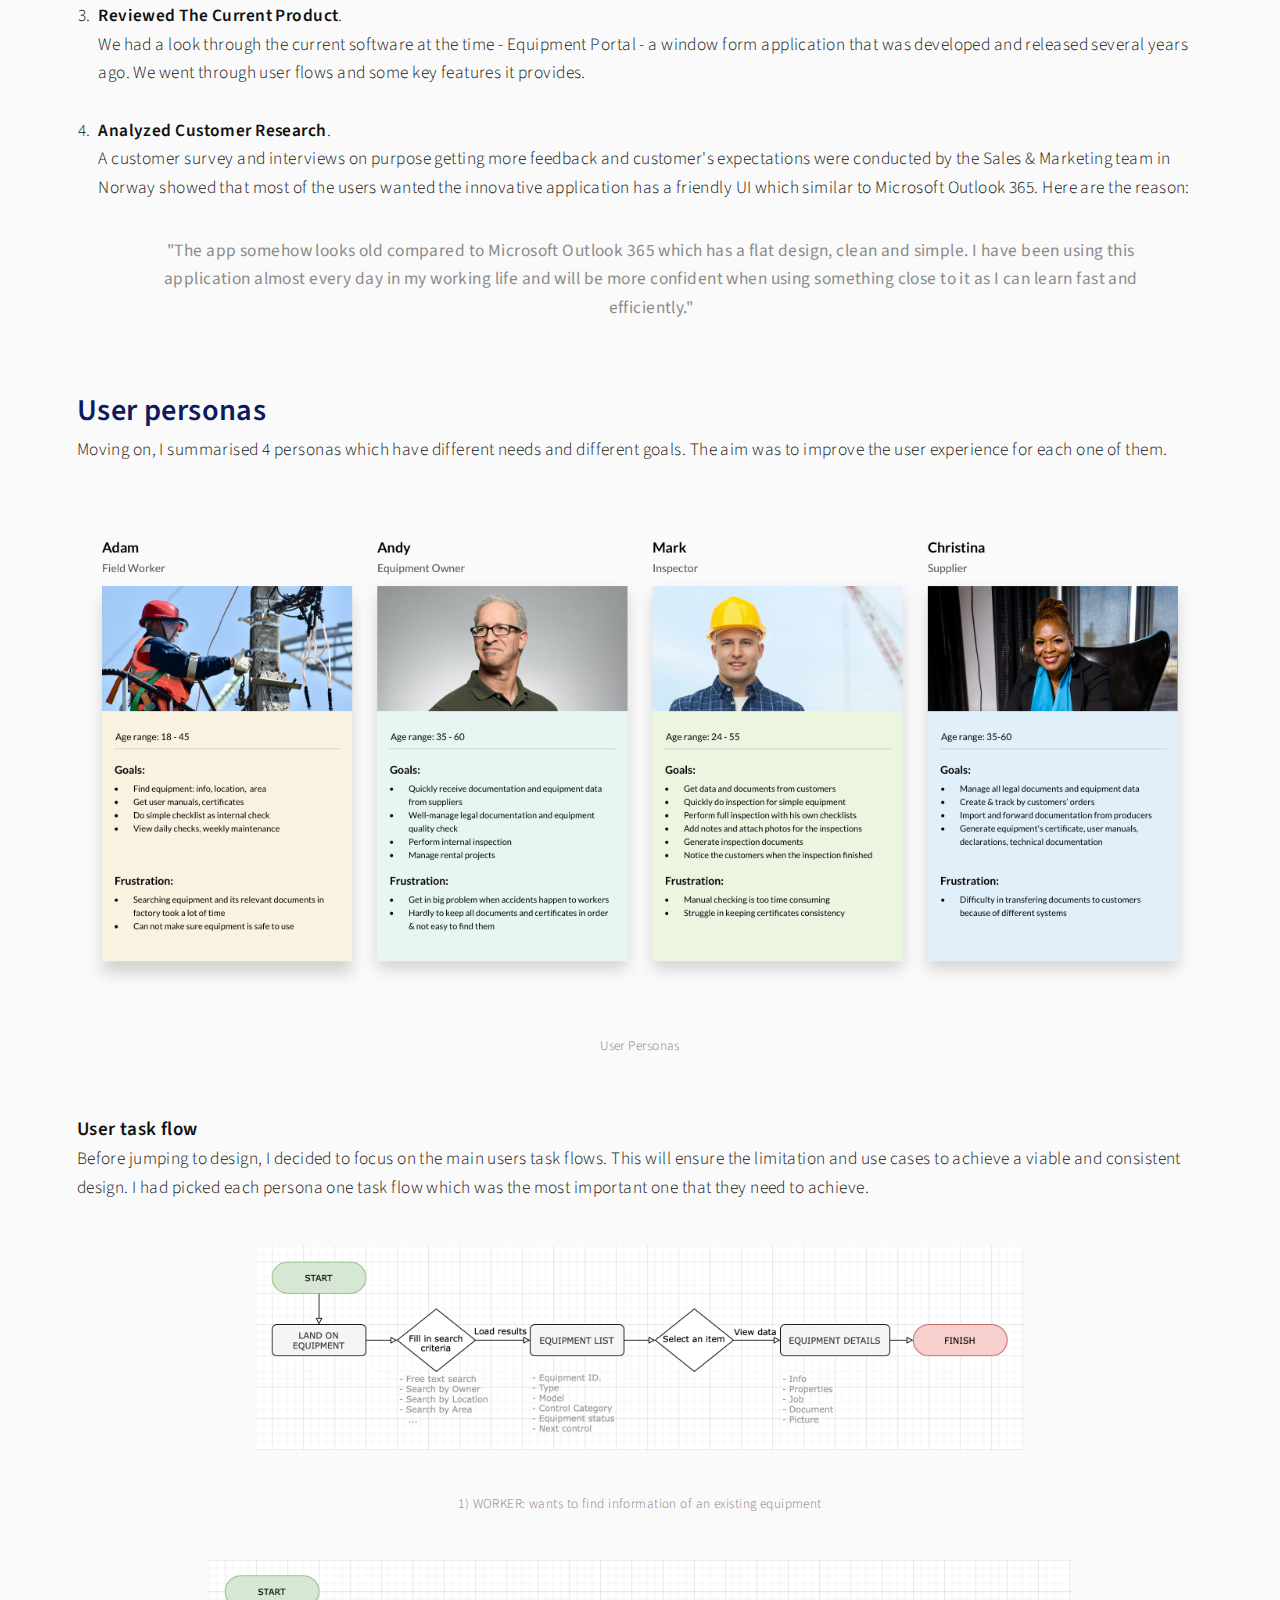
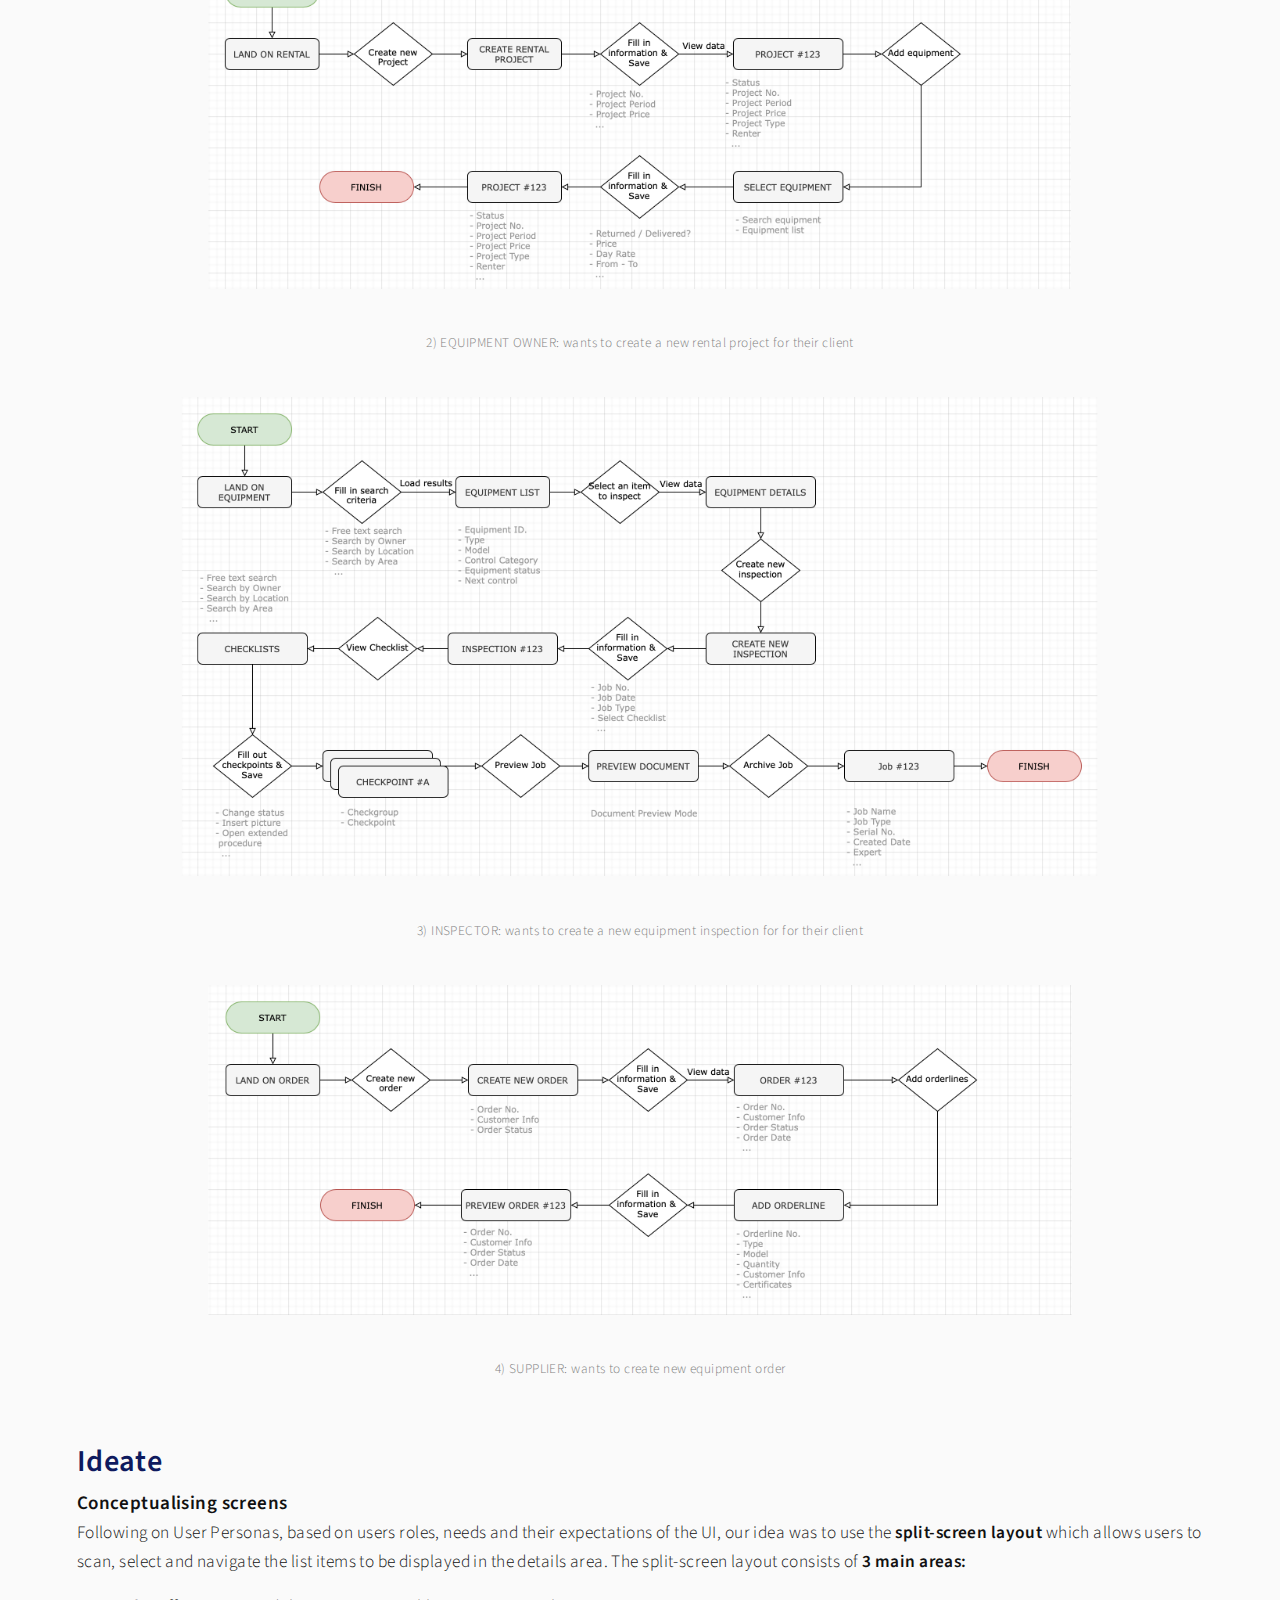
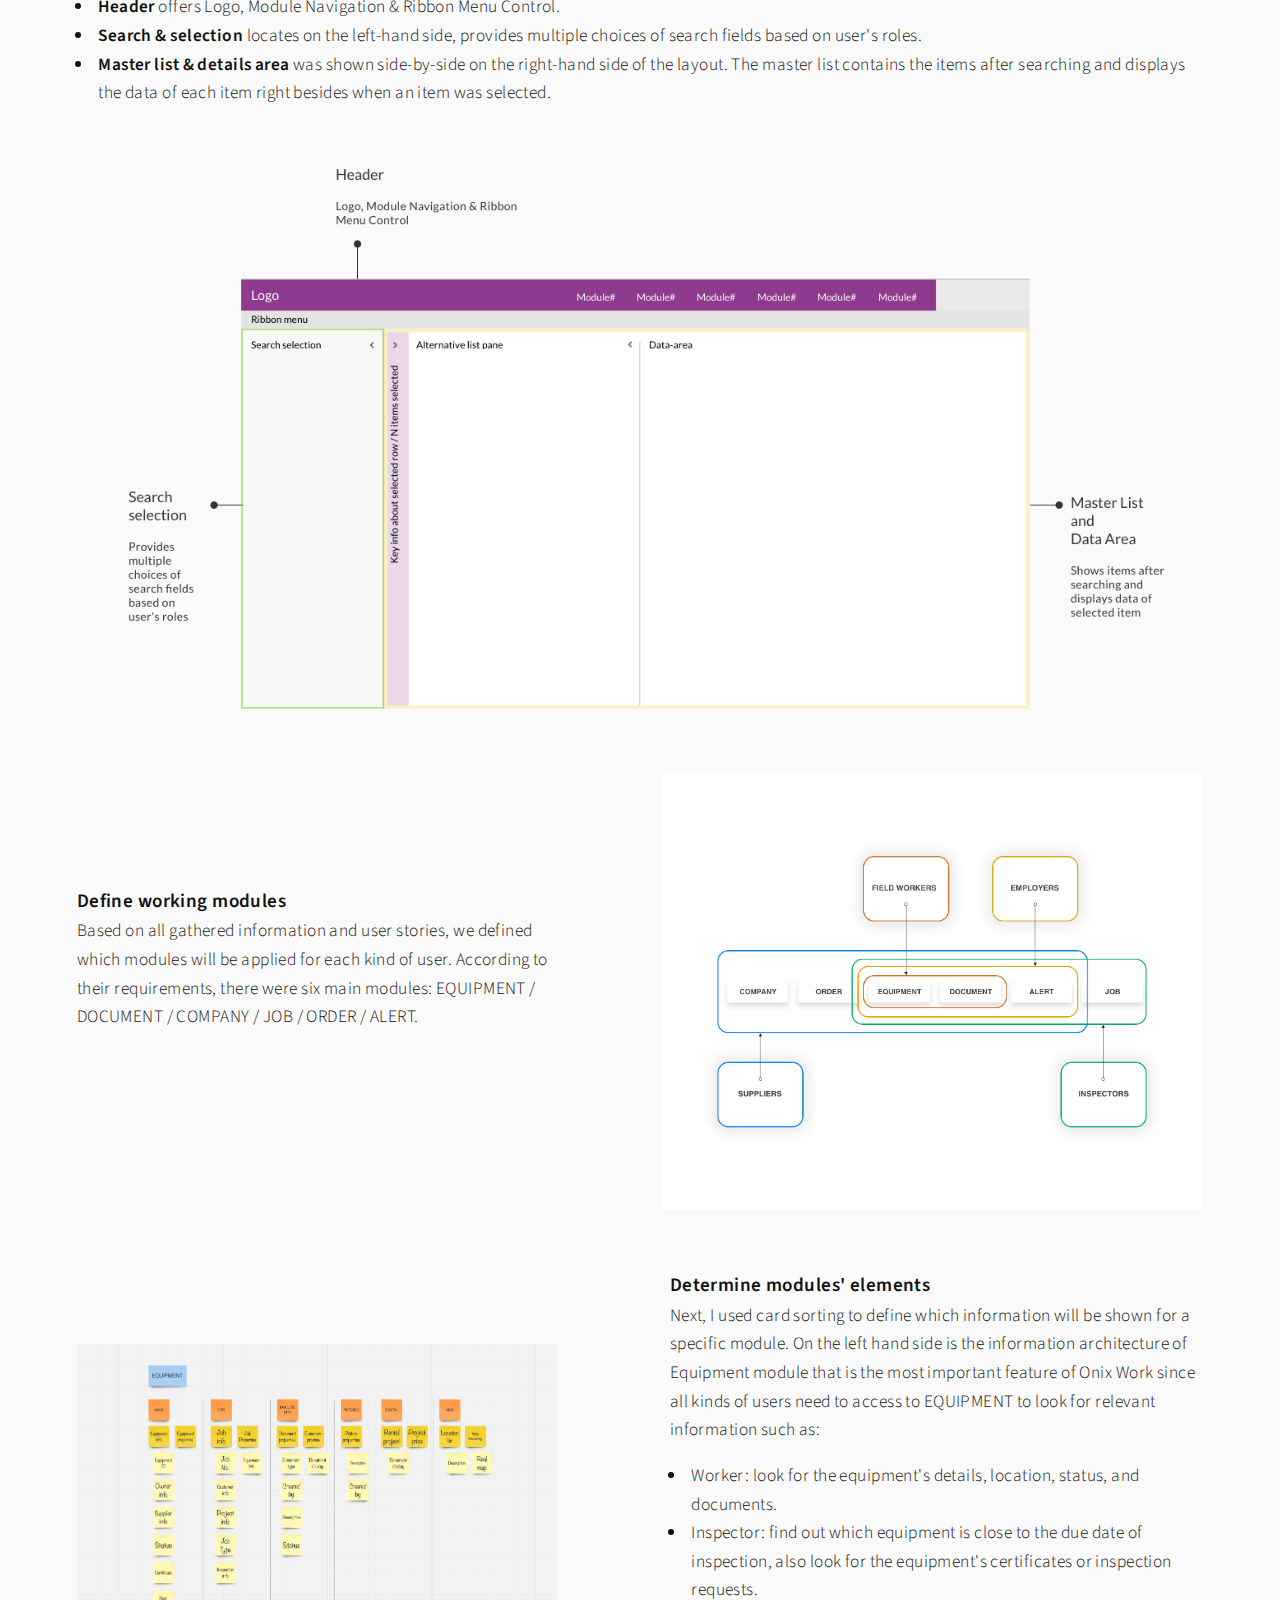
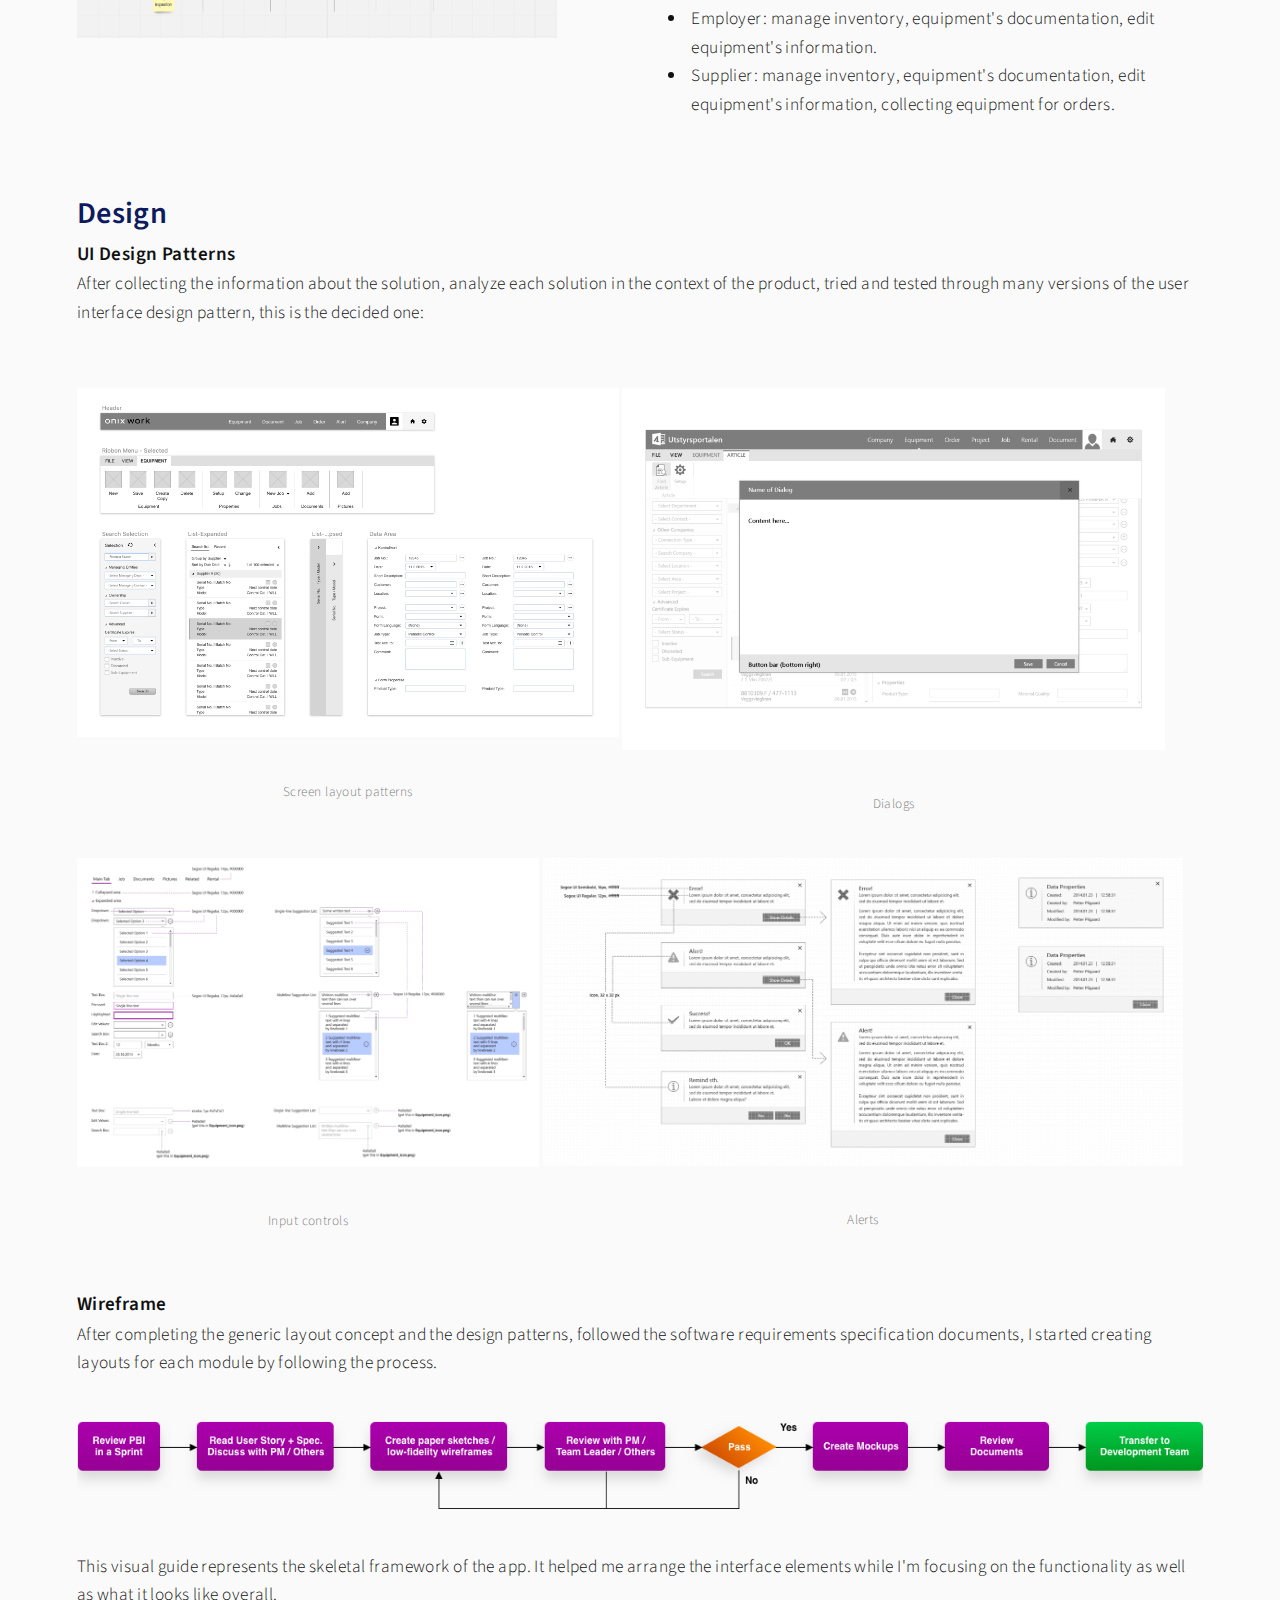
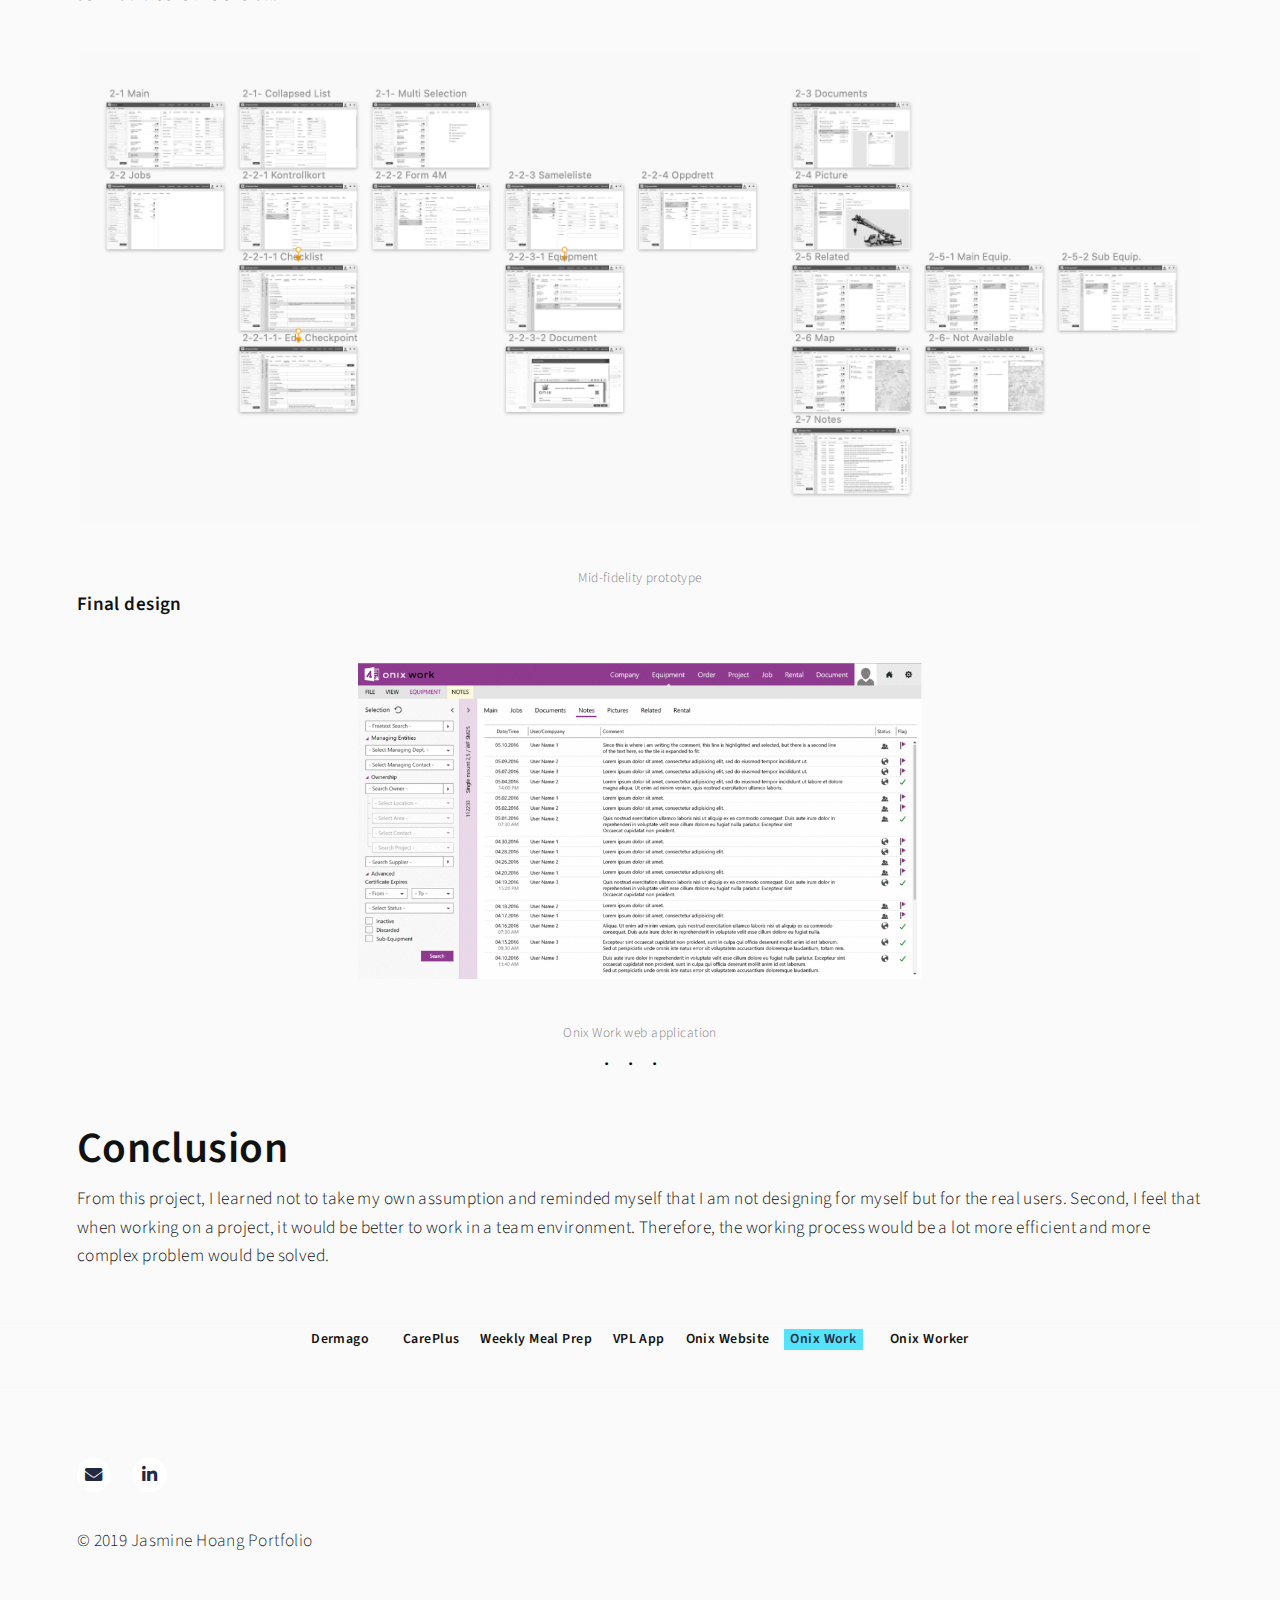
<file: onixwork.html>
<!DOCTYPE HTML>
<!--
	Forty by HTML5 UP
	html5up.net | @ajlkn
	Free for personal and commercial use under the CCA 3.0 license (html5up.net/license)
-->
<html>
	<head>
		<title>Onix Work</title>
		<meta charset="utf-8" />
		<meta name="viewport" content="width=device-width, initial-scale=1, user-scalable=no" />
		<link rel="stylesheet" href="assets/css/main.css" />
		<noscript><link rel="stylesheet" href="assets/css/noscript.css" /></noscript>
	</head>
	<body class="is-preload">

		<!-- Wrapper -->
			<div id="wrapper">

				<!-- Header -->
					<header id="header" class="alt">
						<a href="index.html" class="logo"><strong>JASMINE</strong></a>
						<nav id="menu0">
							<a class="active" href="index.html">Work</a>
							<a class="active" href="about.html">About</a>
						</nav>
					</header>

				<!-- Menu 
					<nav id="menu">
						<ul class="links">
							<li><a href="index.html">Work</a></li>
							<li><a href="landing.html">About</a></li>
						</ul>
					</nav>

				-->
					
				<!-- Main -->
					<div id="main" class="alt">

						<!-- One -->
							<section id="one">
								<div class="inner">
									<header class="major">
										<h1>Onix Work</h1>
										<p><strong>Web Application</strong></p>
									</header>
									<p>Team: Onix AS<br/>My role: UX/UI Designer</p>
									<span class="image main"><img src="images/pic34.png" alt="" /></span>
									<p>In Norway's heavy industry, anyone in a professional relationship with lifting equipment has to know that it's really important to keep the equipment is safe to use and that it has to meet strict regulatory requirements from the government. Onix Work is a complete solution for handling lifting equipment for suppliers, inspectors, equipment owners, and field workers, all parties have legal responsibility for safety checks and documentation. Onix Work helps prevent accidents by identifying and removing non-approved equipment, also eliminate double work, spreadsheets, and paperwork.</p>
									<h4 class="devider">...</h4>
									<h1>The process</h1>
									<p>Project Research > User Personas > Ideate > Design</p>
									<h2>Project reseach</h2>
									<h4>Understanding the challenge</h4>
									<p>To make sure every member of the team has general knowledge about the industry, we started some internal kick-off meetings, focused on the business's context, customer's working process, struggles, and their expectations.</p>
									<ol>
										<li><strong>Business Context</strong>.<br>The customers were facing a big problem: Multiple accidents happened to workers which dangerous to their lives and additionally led the employer companies, their businesses to troubles with the law. It made damages to people, time and money.</li>
										<br>
										<li><strong>Problem Statement</strong>.
											<ol>
												<li>Missing equipment inspection directed to accidents to the workers.</li>
												<li>Finding, storing and transferring documents between all parties were more complex because of using different systems.</li>
												<li>Delay in delivering documentation decreased productivities.</li>
												<li>Inconsistency documents form increased errors and insufficient efficiency during the working process.</li>
											</ol>
										</li>	
										<li><strong>Reviewed The Current Product</strong>.<br>We had a look through the current software at the time - Equipment Portal - a window form application that was developed and released several years ago. We went through user flows and some key features it provides.</li>
										<br>
										<li><strong>Analyzed Customer Research</strong>.<br>A customer survey and interviews on purpose getting more feedback and customer's expectations were conducted by the Sales & Marketing team in Norway showed that most of the users wanted the innovative application has a friendly UI which similar to Microsoft Outlook 365. Here are the reason:
											<p class="quote">"The app somehow looks old compared to Microsoft Outlook 365 which has a flat design, clean and simple. I have been using this application almost every day in my working life and will be more confident when using something close to it as I can learn fast and efficiently."</p>
										</li>	
									</ol>
									<br>
									<h2>User personas</h2>
									<p>Moving on, I summarised 4 personas which have different needs and different goals. The aim was to improve the user experience for each one of them.</p>
									<span class="image main"><img src="images/pic16.png" alt="" /></span>
									<figcaption>User Personas</figcaption>
									<br>
									<br>
									<h4>User task flow</h4>
									<p>Before jumping to design, I decided to focus on the main users task flows. This will ensure the limitation and use cases to achieve a viable and consistent design. I had picked each persona one task flow which was the most important one that they need to achieve.</p>
									<span class="image main"><img src="images/pic12.png" alt="" /></span>
									<figcaption>1) WORKER: wants to find information of an existing equipment</figcaption>
									<span class="image main"><img src="images/pic14.png" alt="" /></span>
									<figcaption>2) EQUIPMENT OWNER: wants to create a new rental project for their client</figcaption>
									<span class="image main"><img src="images/pic13.png" alt="" /></span>
									<figcaption>3) INSPECTOR: wants to create a new equipment inspection for for their client</figcaption>
									<span class="image main"><img src="images/pic15.png" alt="" /></span>
									<figcaption>4) SUPPLIER: wants to create new equipment order</figcaption>
									<br><br>
									<h2>Ideate</h2>
									<h4>Conceptualising screens</h4>
									<p>Following on User Personas, based on users roles, needs and their expectations of the UI, our idea was to use the <strong>split-screen layout</strong> which allows users to scan, select and navigate the list items to be displayed in the details area. The split-screen layout consists of <strong>3 main areas:</strong></p>
									<ul>
										<li><strong>Header</strong> offers Logo, Module Navigation & Ribbon Menu Control.</li>	
										<li><strong>Search & selection</strong> locates on the left-hand side, provides multiple choices of search fields based on user's roles.</li>
										<li><strong>Master list & details area</strong> was shown side-by-side on the right-hand side of the layout. The master list contains the items after searching and displays the data of each item right besides when an item was selected.</li>
										<span class="image main"><img src="images/pic24.png" alt="" /></span>
									</ul>
									<div class="flex-container-one">
										<div class="col1">
											<h4>Define working modules</h4>
											<p>Based on all gathered information and user stories, we defined which modules will be applied for each kind of user. According to their requirements, there were six main modules:​​ EQUIPMENT / DOCUMENT / COMPANY / JOB / ORDER / ALERT.</p>
										</div>
										<div class="col2"><span class="image main"><img src="images/pic38.png" alt="" /></span></div>
									</div>
									<div class="flex-container-two">
										<div class="col1"><span class="image main"><img src="images/pic40.png" alt="" /></span></div>
										<div class="col2">
											<h4>Determine modules' elements</h4>
											<p>Next, I used card sorting to define which information will be shown for a specific module. On the left hand side is the information architecture of Equipment module that is the most important feature of Onix Work since all kinds of users need to access to EQUIPMENT to look for relevant information such as:
												​<ul>
												<li>Worker: look for the equipment's details, location, status, and documents.</li>
												<li>Inspector: find out which equipment is close to the due date of inspection, also look for the equipment's certificates or inspection requests.</li>
												<li>Employer: manage inventory, equipment's documentation, edit equipment's information.</li>
												<li>Supplier: manage inventory, equipment's documentation, edit equipment's information, collecting equipment for orders.</li>
												</ul>
											</p>
										</div>
									</div>
									<h2>Design</h2>
									<h4>UI Design Patterns</h4>
									<p>After collecting the information about the solution, analyze each solution in the context of the product, tried and tested through many versions of the user interface design pattern, this is the decided one:</p>
									<div class="flex-container-three">
										<div class="col1">
											<span class="image main"><img src="images/pic41.png" alt="" /></span>
											<figcaption>Screen layout patterns</figcaption>
										</div>
										<div>&nbsp;</div>
										<div class="col2">
											<span class="image main"><img src="images/pic36.png" alt="" /></span>
											<figcaption>Dialogs</figcaption>
										</div>
									</div>
									<div class="flex-container-four">
										<div class="col1">
											<span class="image main"><img src="images/pic35.png" alt="" /></span>
											<figcaption>Input controls</figcaption>
										</div>
										<div>&nbsp;</div>
										<div class="col2">
											<span class="image main"><img src="images/pic37.png" alt="" /></span>
											<figcaption>Alerts</figcaption>
										</div>
									</div>
									<br>
									<br>
									<h4>Wireframe</h4>
									<p>After completing the generic layout concept and the design patterns, followed the software requirements specification documents, I started creating layouts for each module by following the process.</p>
									<span class="image main"><img src="images/pic42.png" alt="" /></span>
									<p>This visual guide represents the skeletal framework of the app. It helped me arrange the interface elements while I'm focusing on the functionality as well as what it looks like overall.</p>
									<span class="image main"><img src="images/pic43.png" alt="" /></span>
									<figcaption>Mid-fidelity prototype</figcaption>
									<h4>Final design</h4>
									<span class="image main gif"><img src="images/onixworkptototype.gif" alt="" /></span>
									<figcaption>Onix Work web application</figcaption>
									<h4 class="devider">...</h4>
									<h1>Conclusion</h1>
									<p>From this project, I learned not to take my own assumption and reminded myself that I am not designing for myself but for the real users. Second, I feel that when working on a project, it would be better to work in a team environment. Therefore, the working process would be a lot more efficient and more complex problem would be solved.</p>
								</div>
							</section>
							<div class="pag">
								<ul class="pagination">
									<li><a href="dermago.html" class="page">Dermago</a></li>
									<li><a href="careplus.html" class="page">CarePlus</a></li>
									<li><a href="mealprep.html" class="page">Weekly Meal Prep</a></li>
									<li><a href="vplapp.html" class="page">VPL App</a></li>
									<li><a href="onixwebsite.html" class="page">Onix Website</a></li>
									<li><a href="onixwork.html" class="page active">Onix Work</a></li>
									<li><a href="onixworker.html" class="page">Onix Worker</a></li>
								</ul>
							</div>
					</div>

				<!-- Footer -->
					<footer id="footer">
						<div class="inner">
							<ul class="icons">
								<li><a href="mailto:jasminevn1805@gmail.com" class="icon solid alt fa-envelope"><span class="label">Gmail</span></a></li>
								<li><a href="https://www.linkedin.com/in/jasmine-hoang/" class="icon brands alt fa-linkedin-in"><span class="label">LinkedIn</span></a></li>
							</ul>
							<ul class="copyright">
								<li>&copy; 2019 Jasmine Hoang Portfolio</li>
							</ul>
						</div>
					</footer>

			</div>

		<!-- Scripts -->
			<script src="assets/js/jquery.min.js"></script>
			<script src="assets/js/jquery.scrolly.min.js"></script>
			<script src="assets/js/jquery.scrollex.min.js"></script>
			<script src="assets/js/browser.min.js"></script>
			<script src="assets/js/breakpoints.min.js"></script>
			<script src="assets/js/util.js"></script>
			<script src="assets/js/main.js"></script>

	</body>
</html>
</file>
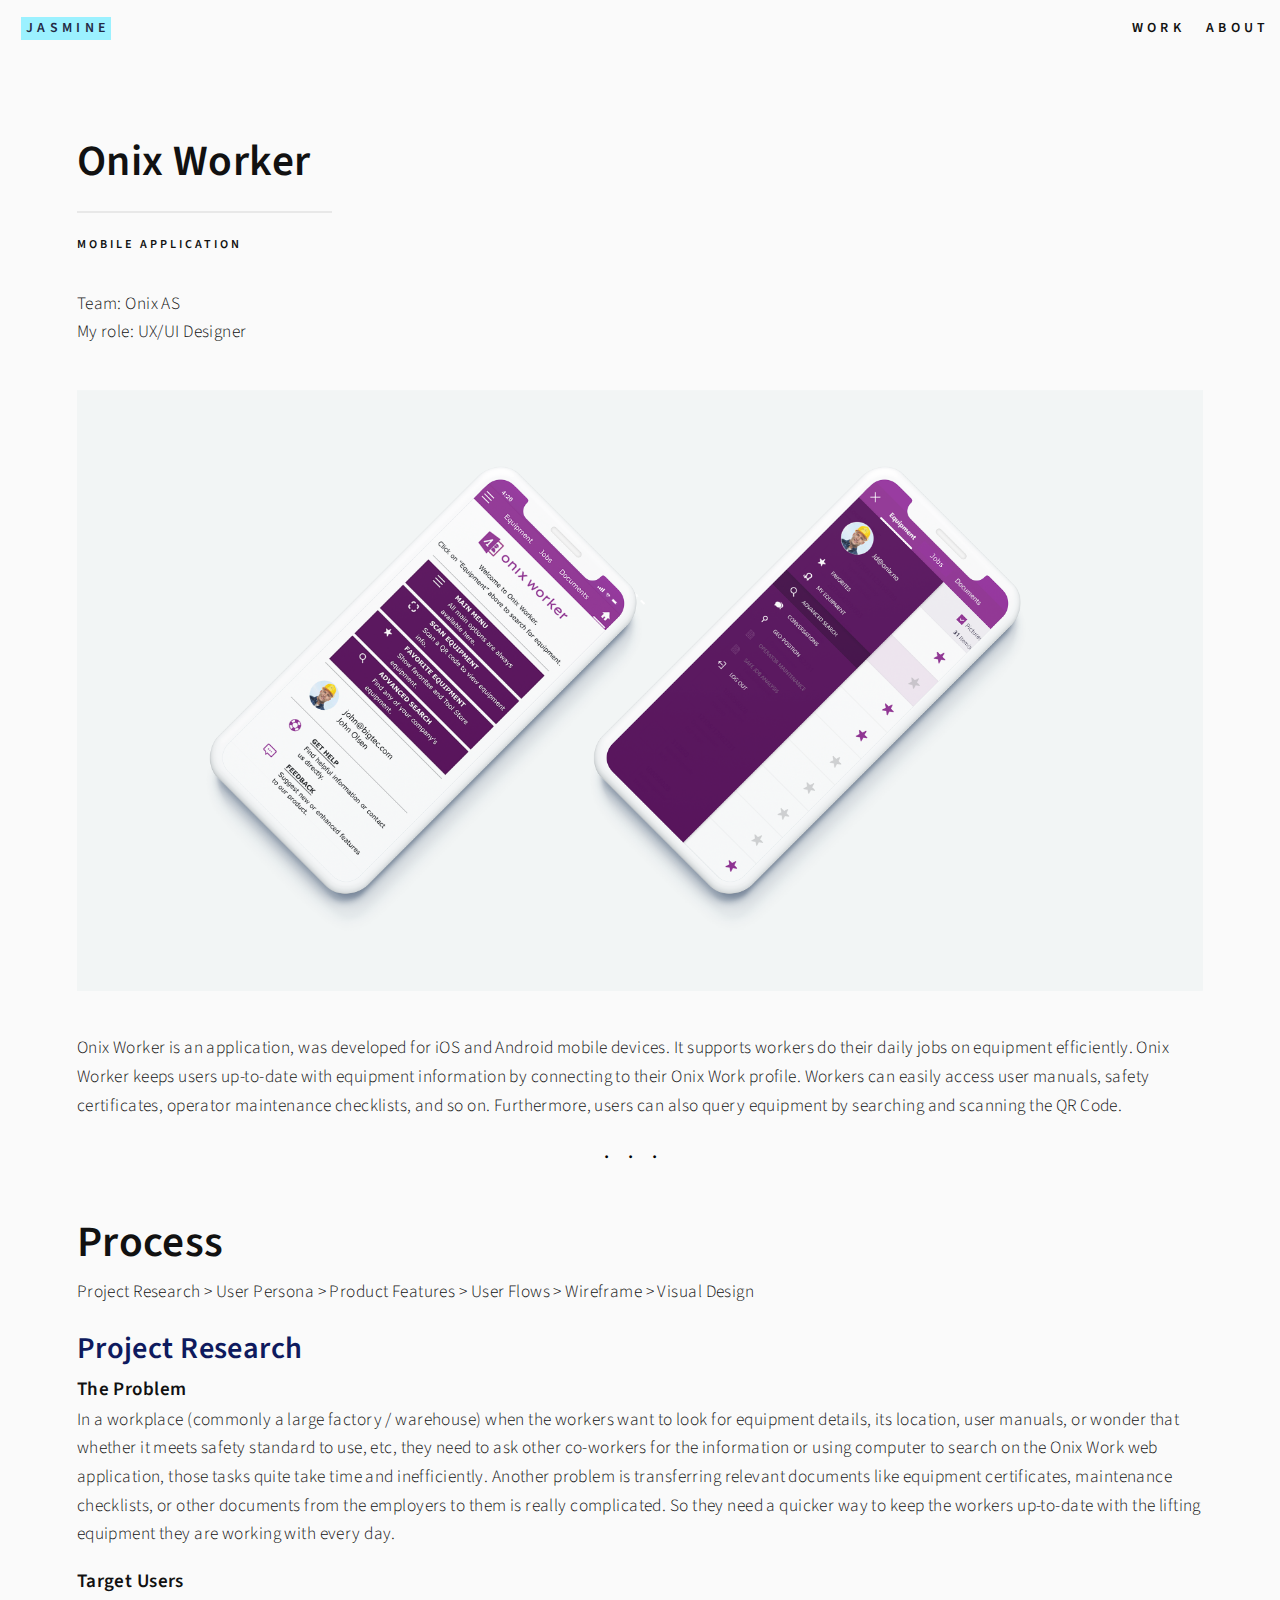
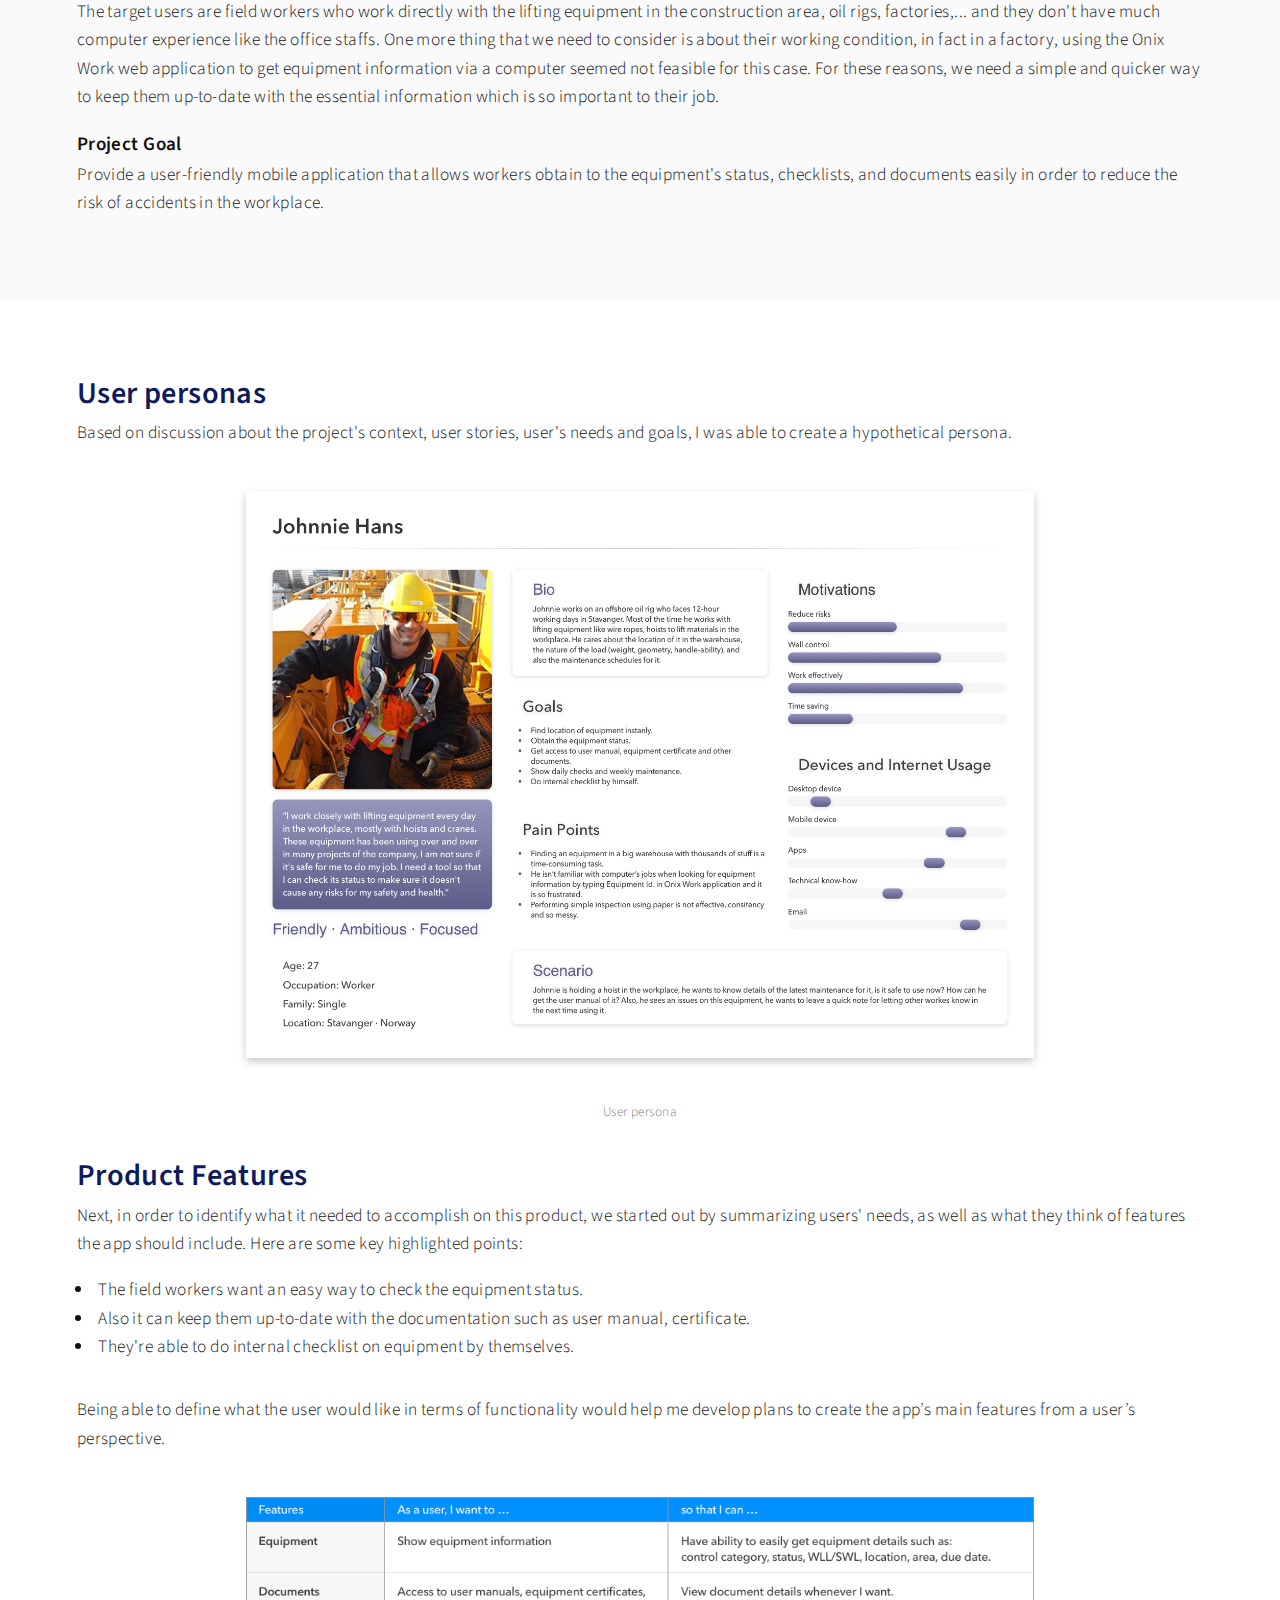
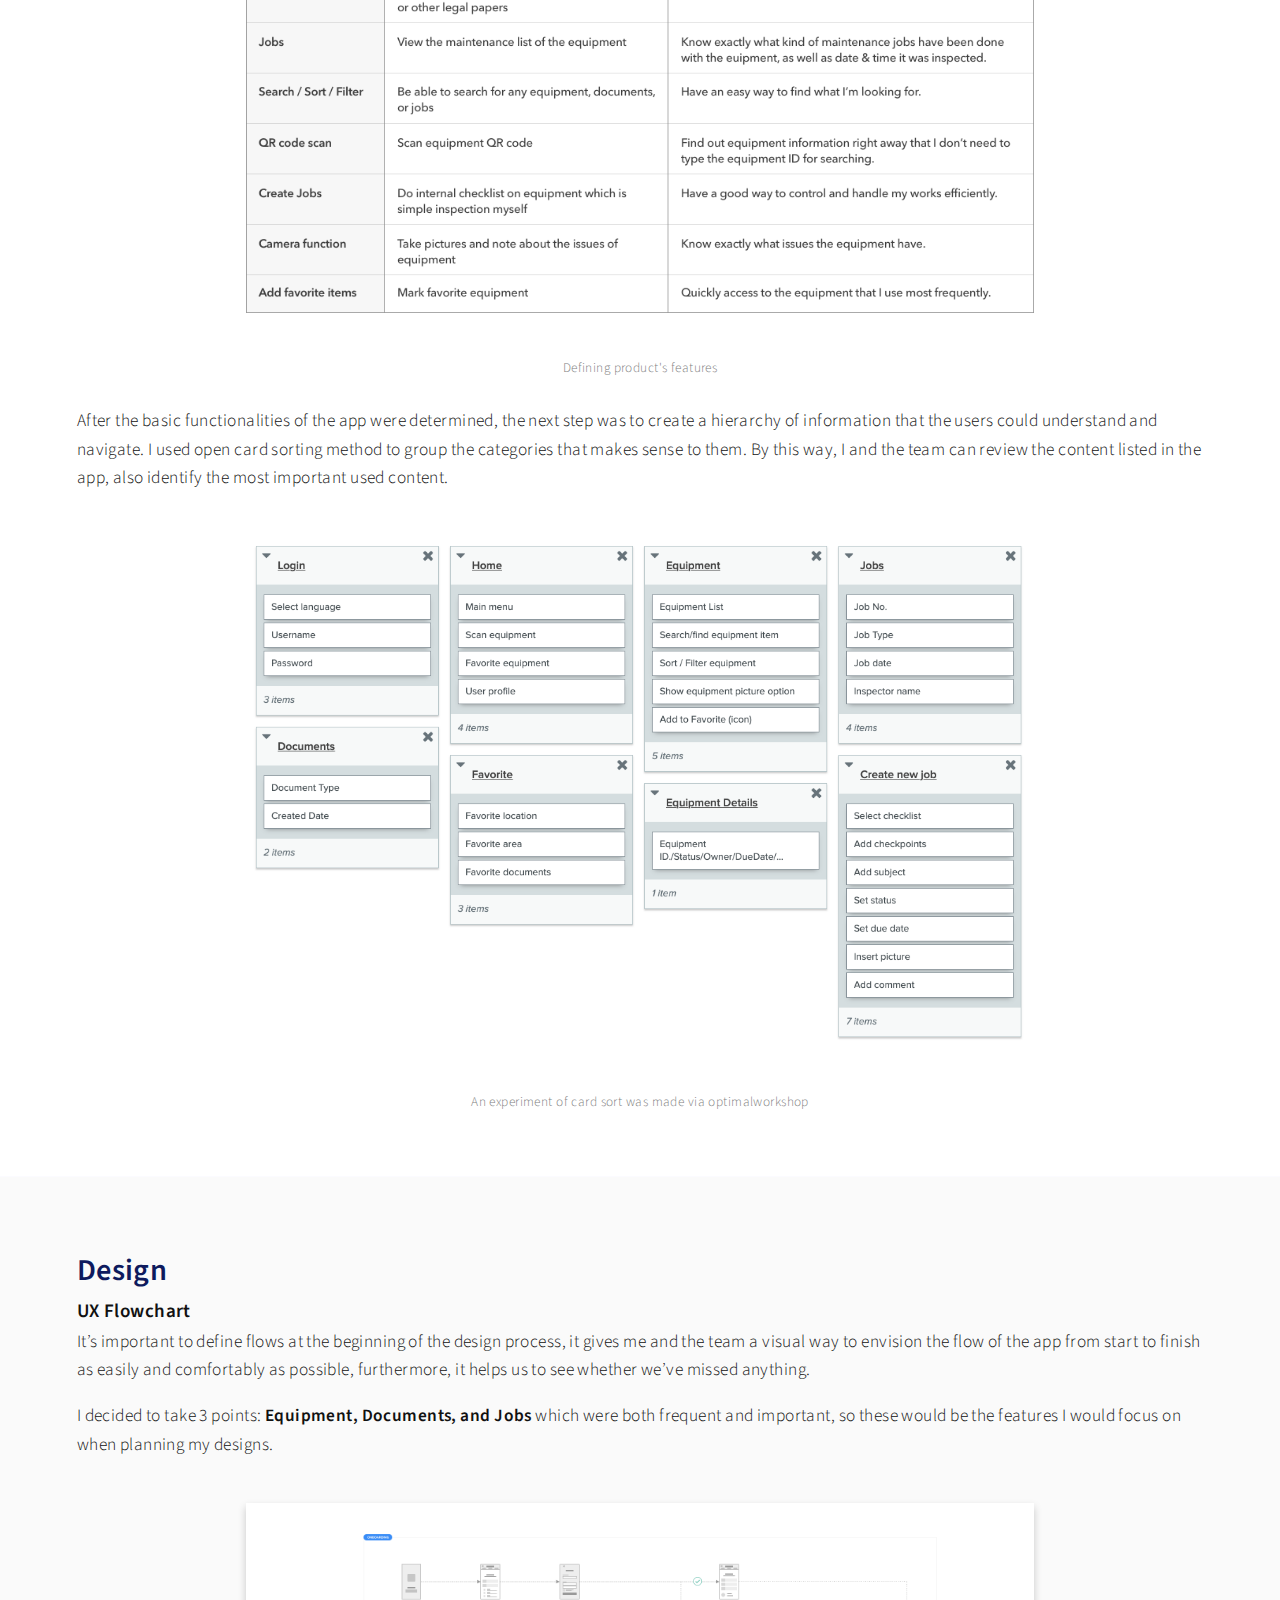
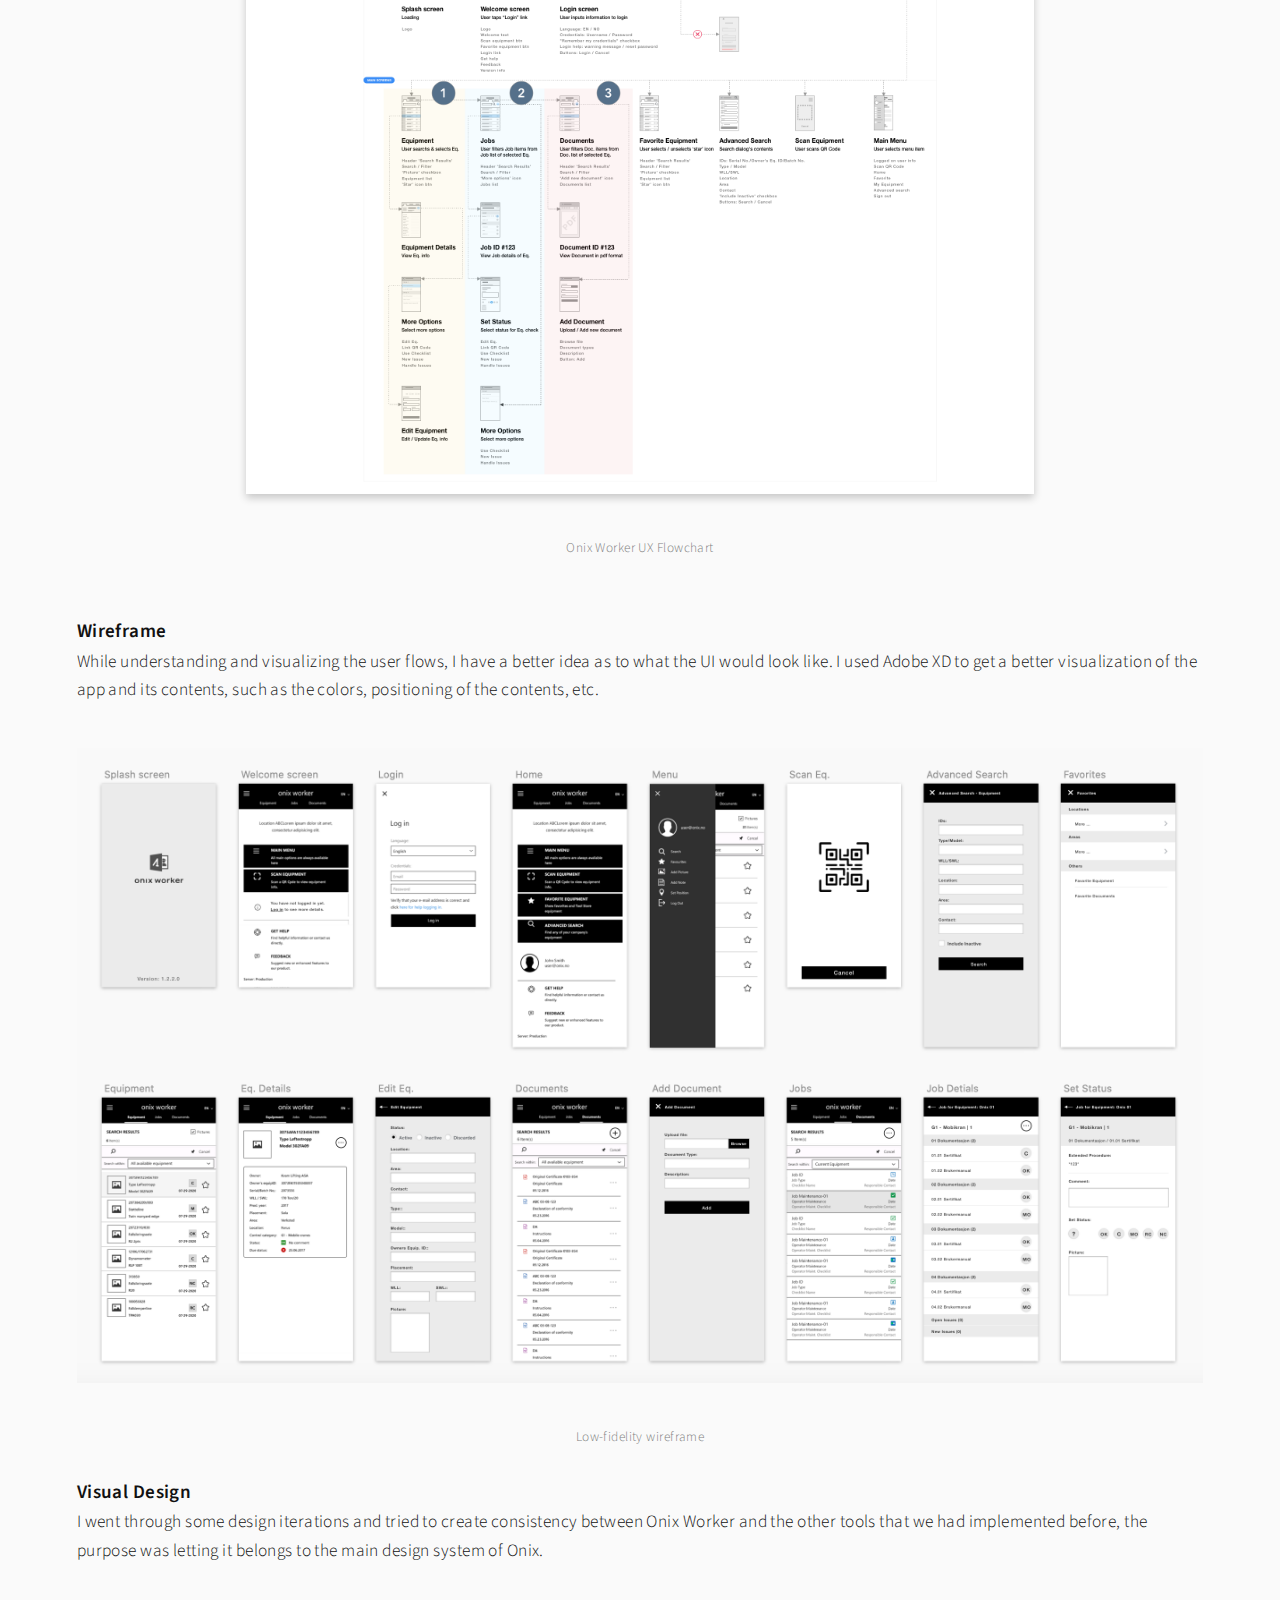
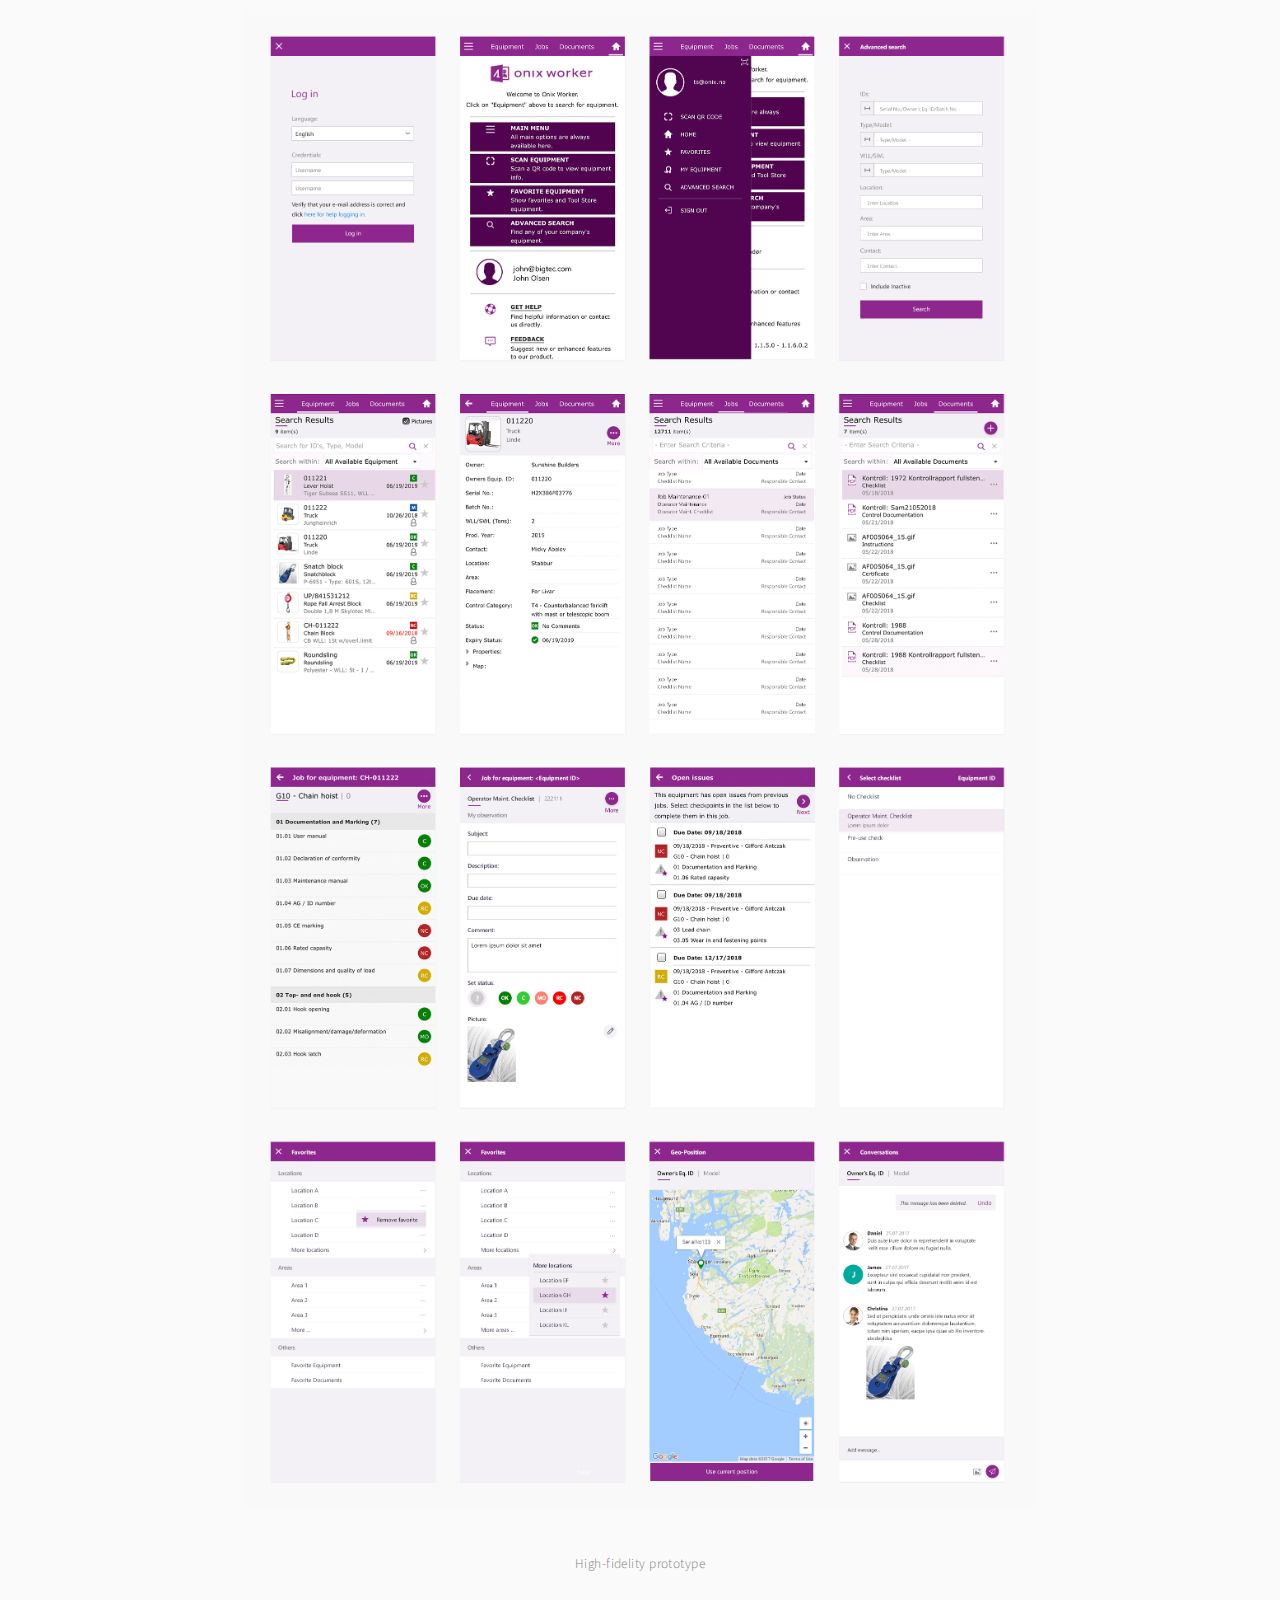
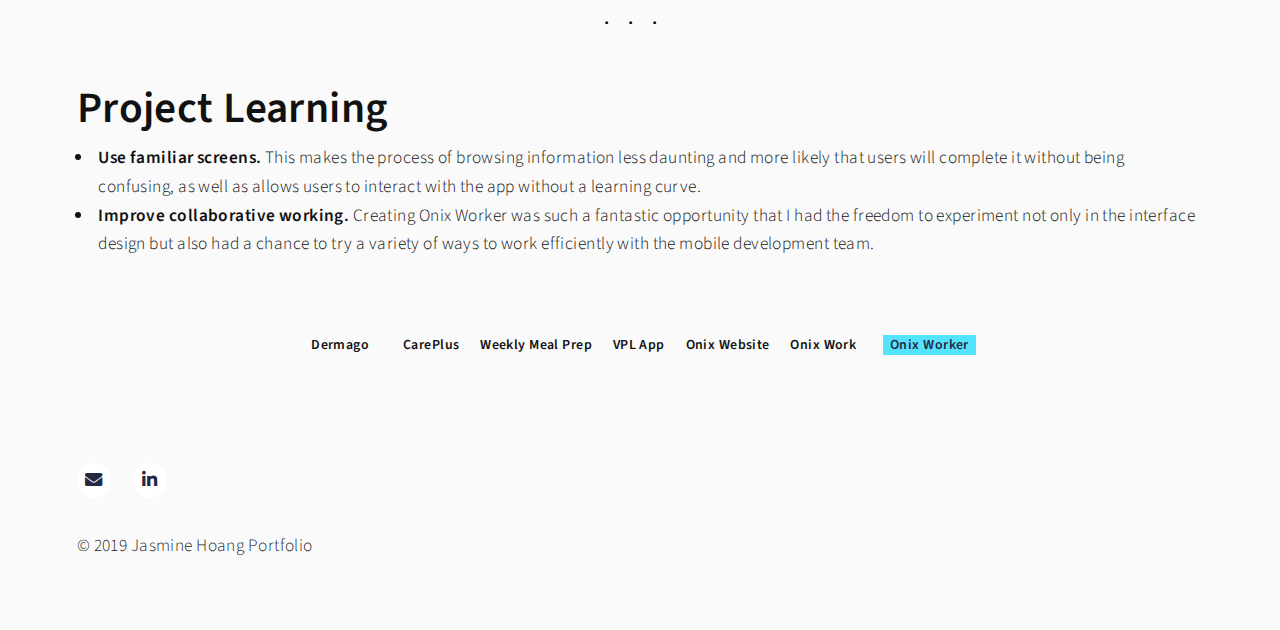
<file: onixworker.html>
<!DOCTYPE HTML>
<!--
	Forty by HTML5 UP
	html5up.net | @ajlkn
	Free for personal and commercial use under the CCA 3.0 license (html5up.net/license)
-->
<html>
	<head>
		<title>Onix Worker</title>
		<meta charset="utf-8" />
		<meta name="viewport" content="width=device-width, initial-scale=1, user-scalable=no" />
		<link rel="stylesheet" href="assets/css/main.css" />
		<noscript><link rel="stylesheet" href="assets/css/noscript.css" /></noscript>
	</head>
	<body class="is-preload">

		<!-- Wrapper -->
			<div id="wrapper">

				<!-- Header -->
				<header id="header" class="alt">
					<a href="index.html" class="logo"><strong>JASMINE</strong></a>
					<nav id="menu0">
						<a class="active" href="index.html">Work</a>
						<a class="active" href="about.html">About</a>
					</nav>
				</header>

				<!-- Menu
					<nav id="menu">
						<ul class="links">
							<li><a href="index.html">Work</a></li>
							<li><a href="landing.html">About</a></li>
						</ul>
					</nav>

				-->

				<!-- Main -->
				<div id="main" class="alt">

					<!-- One -->
					<section id="one">
						<div class="inner">
							<header class="major">
								<h1>Onix Worker</h1>
								<p><strong>Mobile application</strong></p>
							</header>
							<p>Team: Onix AS<br/>My role: UX/UI Designer</p>
							<span class="image main"><img src="images/pic33.png" alt="" /></span>
							<p>Onix Worker is an application, was developed for iOS and Android mobile devices. It supports workers do their daily jobs on equipment efficiently. Onix Worker keeps users up-to-date with equipment information by connecting to their Onix Work profile. Workers can easily access user manuals, safety certificates, operator maintenance checklists, and so on. Furthermore, users can also query equipment by searching and scanning the QR Code.</p>
							<h4 class="devider">...</h4>
							<h1>Process</h1>
							<p>Project Research > User Persona > Product Features > User Flows > Wireframe > Visual Design</p>
							<h2>Project Research</h2>
							<h4>The Problem</h4>
							<p>In a workplace (commonly a large factory / warehouse) when the workers want to look for equipment details, its location, user manuals, or wonder that whether it meets safety standard to use, etc, they need to ask other co-workers for the information or using computer to search on the Onix Work web application, those tasks quite take time and inefficiently. Another problem is transferring relevant documents like equipment certificates, maintenance checklists, or other documents from the employers to them is really complicated. So they need a quicker way to keep the workers up-to-date with the lifting equipment they are working with every day.​</p>
							<h4>Target Users</h4>
							<p>The target users are field workers who work directly with the lifting equipment in the construction area, oil rigs, factories,... and they don't have much computer experience like the office staffs. One more thing that we need to consider is about their working condition, in fact in a factory, using the Onix Work web application to get equipment information via a computer seemed not feasible for this case. For these reasons, we need a simple and quicker way to keep them up-to-date with the essential information which is so important to their job.</p>
							<h4>Project Goal</h4>
							<p>Provide a user-friendly mobile application that allows workers obtain to the equipment's status, checklists, and documents easily in order to reduce the risk of accidents in the workplace.</p>
							<br>
							
						</div>
					</section>
				</div>	

				<div id="main" class="alt2">
					
					<section id="one">
						<div class="inner">
							<h2>User personas</h2>
							<p>Based on discussion about the project's context, user stories, user's needs and goals, I was able to create a hypothetical persona.</p>
							<span class="image main flex1"><img src="images/pic64.png" alt="" /></span>
							<figcaption>User persona</figcaption>
							<br>
							<h2>Product Features</h2>
							<p>Next, in order to identify what it needed to accomplish on this product, we started out by summarizing users' needs, as well as what they think of features the app should include. Here are some key highlighted points:
								<ul>
									<li>The field workers want an easy way to check the equipment status.</li>
									<li>Also it can keep them up-to-date with the documentation such as user manual, certificate.</li>
									<li>They're able to do internal checklist on equipment by themselves.</li>
								</ul>
							</p>
							<p>Being able to define what the user would like in terms of functionality would help me develop plans to create the app’s main features from a user’s perspective.</p>
							<span class="image main flex"><img src="images/pic65.png" alt="" /></span>
							<figcaption>Defining product's features</figcaption>
							<br>
							<p>After the basic functionalities of the app were determined, the next step was to create a hierarchy of information that the users could understand and navigate. I used open card sorting method to group the categories that makes sense to them. By this way, I and the team can review the content listed in the app, also identify the most important used content.</p>
							<span class="image main flex"><img src="images/pic66.png" alt="" /></span>
							<figcaption>An experiment of card sort was made via optimalworkshop</figcaption>
							<br>
						</div>
					</section>
				</div>		

				<div id="main" class="alt">
					<section id="one">
						<div class="inner">	
							<h2>Design</h2>		
							<h4>UX Flowchart</h4>
							<p>It’s important to define flows at the beginning of the design process, it gives me and the team a visual way to envision the flow of the app from start to finish as easily and comfortably as possible, furthermore, it helps us to see whether we’ve missed anything.</p>
							<p>I decided to take 3 points: <strong>Equipment, Documents, and Jobs</strong> which were both frequent and important, so these would be the features I would focus on when planning my designs.</p>
							<span class="image main flex1"><img src="images/pic68.png" alt="" /></span>
							<figcaption>Onix Worker UX Flowchart</figcaption>
							<br>
							<br>
							<h4>Wireframe</h4>
							<p>While understanding and visualizing the user flows, I have a better idea as to what the UI would look like.  I used Adobe XD to get a better visualization of the app and its contents, such as the colors, positioning of the contents, etc.</p>
							<span class="image main"><img src="images/pic70.png" alt="" /></span>
							<figcaption>Low-fidelity wireframe</figcaption>
							<br>
							<h4>Visual Design</h4>
							<p>I went through some design iterations and tried to create consistency between Onix Worker and the other tools that we had implemented before, the purpose was letting it belongs to the main design system of Onix.</p>
							<span class="image main flex"><img src="images/pic72.png" alt="" /></span>
							<figcaption>High-fidelity prototype</figcaption>
							<br>
							<h4 class="devider">...</h4>
							<h1>Project Learning</h1>
							<ul>
								<li><strong>Use familiar screens.</strong> This makes the process of browsing information less daunting and more likely that users will complete it without being confusing, as well as allows users to interact with the app without a learning curve.</li>
								<li><strong>Improve collaborative working.</strong> Creating Onix Worker was such a fantastic opportunity that I had the freedom to experiment not only in the interface design but also had a chance to try a variety of ways to work efficiently with the mobile development team.</li>
							</ul>
						</div>
					</section>
					<div class="pag">
						<ul class="pagination">
							<li><a href="dermago.html" class="page">Dermago</a></li>
							<li><a href="careplus.html" class="page">CarePlus</a></li>
							<li><a href="mealprep.html" class="page">Weekly Meal Prep</a></li>
							<li><a href="vplapp.html" class="page">VPL App</a></li>
							<li><a href="onixwebsite.html" class="page">Onix Website</a></li>
							<li><a href="onixwork.html" class="page">Onix Work</a></li>
							<li><a href="onixworker.html" class="page active">Onix Worker</a></li>
						</ul>
					</div>
				</div>

				<!-- Footer -->
					<footer id="footer">
						<div class="inner">
							<ul class="icons">
								<li><a href="mailto:jasminevn1805@gmail.com" class="icon solid alt fa-envelope"><span class="label">Gmail</span></a></li>
								<li><a href="https://www.linkedin.com/in/jasmine-hoang/" class="icon brands alt fa-linkedin-in"><span class="label">LinkedIn</span></a></li>
							</ul>
							<ul class="copyright">
								<li>&copy; 2019 Jasmine Hoang Portfolio</li>
							</ul>
						</div>
					</footer>

			</div>

		<!-- Scripts -->
			<script src="assets/js/jquery.min.js"></script>
			<script src="assets/js/jquery.scrolly.min.js"></script>
			<script src="assets/js/jquery.scrollex.min.js"></script>
			<script src="assets/js/browser.min.js"></script>
			<script src="assets/js/breakpoints.min.js"></script>
			<script src="assets/js/util.js"></script>
			<script src="assets/js/main.js"></script>

	</body>
</html>
</file>
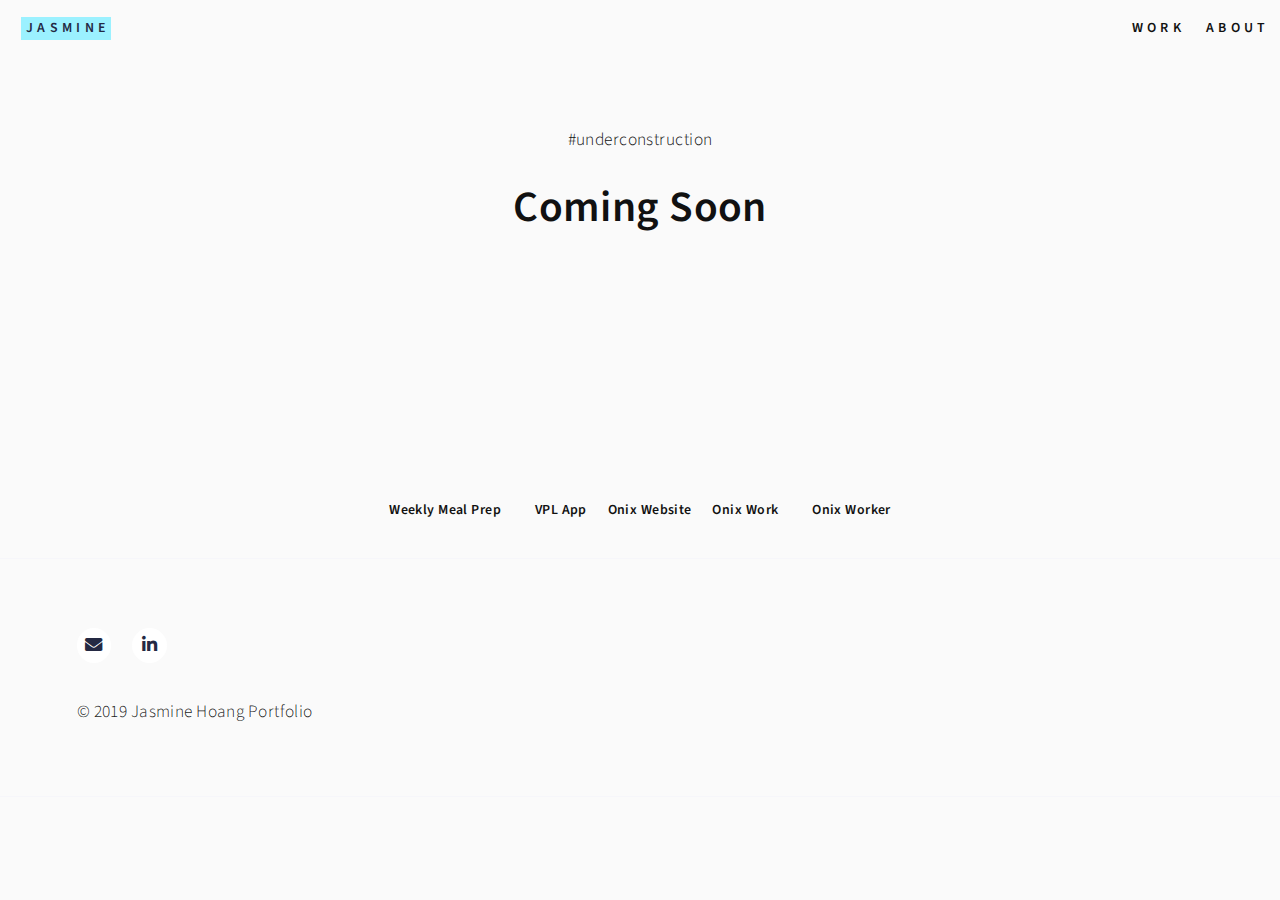
<file: voop.html>
<!DOCTYPE HTML>
<!--
	Forty by HTML5 UP
	html5up.net | @ajlkn
	Free for personal and commercial use under the CCA 3.0 license (html5up.net/license)
-->
<html>
	<head>
		<title>Volunteer Opportunities</title>
		<meta charset="utf-8" />
		<meta name="viewport" content="width=device-width, initial-scale=1, user-scalable=no" />
		<link rel="stylesheet" href="assets/css/main.css" />
		<noscript><link rel="stylesheet" href="assets/css/noscript.css" /></noscript>
	</head>
	<body class="is-preload">

		<!-- Wrapper -->
			<div id="wrapper">

				<!-- Header -->
				<header id="header" class="alt">
					<a href="index.html" class="logo"><strong>JASMINE</strong></a>
					<nav id="menu0">
						<a class="active" href="index.html">Work</a>
						<a class="active" href="about.html">About</a>
					</nav>
				</header>

				<!-- Menu
					<nav id="menu">
						<ul class="links">
							<li><a href="index.html">Work</a></li>
							<li><a href="landing.html">About</a></li>
						</ul>
					</nav>

				-->

				<!-- Main -->
				<div id="main" class="alt">

					<!-- One -->
						<section id="one">
							<div class="inner">
								<p class="copyright1">#underconstruction</p>
								<header>
									<h1 class="comingsoon">Coming Soon</h1>
								</header>
							</div>
							<div class="pag">
								<ul class="pagination">
									<li><a href="mealprep.html" class="page">Weekly Meal Prep</a></li>
									<li><a href="vplapp.html" class="page">VPL App</a></li>
									<li><a href="onixwebsite.html" class="page">Onix Website</a></li>
									<li><a href="onixwork.html" class="page">Onix Work</a></li>
									<li><a href="onixworker.html" class="page">Onix Worker</a></li>
								</ul>
							</div>
						</section>

				<!-- Footer -->
					<footer id="footer">
						<div class="inner">
							<ul class="icons">
								<li><a href="mailto:jasminevn1805@gmail.com" class="icon solid alt fa-envelope"><span class="label">Gmail</span></a></li>
								<li><a href="https://www.linkedin.com/in/jasmine-hoang/" class="icon brands alt fa-linkedin-in"><span class="label">LinkedIn</span></a></li>
							</ul>
							<ul class="copyright">
								<li>&copy; 2019 Jasmine Hoang Portfolio</li>
							</ul>
						</div>
					</footer>

			</div>

		<!-- Scripts -->
			<script src="assets/js/jquery.min.js"></script>
			<script src="assets/js/jquery.scrolly.min.js"></script>
			<script src="assets/js/jquery.scrollex.min.js"></script>
			<script src="assets/js/browser.min.js"></script>
			<script src="assets/js/breakpoints.min.js"></script>
			<script src="assets/js/util.js"></script>
			<script src="assets/js/main.js"></script>

	</body>
</html>
</file>
<file: assets/css/noscript.css>
/*
	Forty by HTML5 UP
	html5up.net | @ajlkn
	Free for personal and commercial use under the CCA 3.0 license (html5up.net/license)
*/

/* Banner */

	body.is-preload #banner:after {
		opacity: 0.85;
	}

	body.is-preload #banner > .inner {
		-moz-filter: none;
		-webkit-filter: none;
		-ms-filter: none;
		filter: none;
		-moz-transform: none;
		-webkit-transform: none;
		-ms-transform: none;
		transform: none;
		opacity: 1;
	}
</file>
<file: assets/css/main.css>
@import url(fontawesome-all.min.css);
@import url("https://fonts.googleapis.com/css?family=Source+Sans+Pro:300,300italic,600,600italic");

/*
	Forty by HTML5 UP
	html5up.net | @ajlkn
	Free for personal and commercial use under the CCA 3.0 license (html5up.net/license)
*/

html, body, div, span, applet, object,
iframe, h1, h2, h3, h4, h5, h6, p, blockquote,
pre, a, abbr, acronym, address, big, cite,
code, del, dfn, em, img, ins, kbd, q, s, samp,
small, strike, strong, sub, sup, tt, var, b,
u, i, center, dl, dt, dd, ol, ul, li, fieldset,
form, label, legend, table, caption, tbody,
tfoot, thead, tr, th, td, article, aside,
canvas, details, embed, figure, figcaption,
footer, header, hgroup, menu, nav, output, ruby,
section, summary, time, mark, audio, video {
	margin: 0;
	padding: 0;
	border: 0;
	font-size: 100%;
	font: inherit;
	vertical-align: baseline;}

article, aside, details, figcaption, figure,
footer, header, hgroup, menu, nav, section {
	display: block;}

body {
	line-height: 1;
}

ol, ul {
	list-style: none;
}

figcaption {
	text-align: center;
	color: #808080;
	font-size: 10pt;
	margin: 0;
	padding: 0;
}

blockquote, q {
	quotes: none;
}

	blockquote:before, blockquote:after, q:before, q:after {
		content: '';
		content: none;
	}

table {
	border-collapse: collapse;
	border-spacing: 0;
}

body {
	-webkit-text-size-adjust: none;
}

mark {
	background-color: transparent;
	color: inherit;
}

input::-moz-focus-inner {
	border: 0;
	padding: 0;
}

input, select, textarea {
	-moz-appearance: none;
	-webkit-appearance: none;
	-ms-appearance: none;
	appearance: none;
}

/* Basic */

	@-ms-viewport {
		width: device-width;
	}

	body {
		-ms-overflow-style: scrollbar;
	}

	@media screen and (max-width: 480px) {

		html, body {
			min-width: 320px;
		}

	}

	html {
		box-sizing: border-box;
	}

	*, *:before, *:after {
		box-sizing: inherit;
	}

	body {
		background: #fafafa;
	}

		body.is-preload *, body.is-preload *:before, body.is-preload *:after {
			-moz-animation: none !important;
			-webkit-animation: none !important;
			-ms-animation: none !important;
			animation: none !important;
			-moz-transition: none !important;
			-webkit-transition: none !important;
			-ms-transition: none !important;
			transition: none !important;
		}

/* Type */

	body, input, select, textarea {
		color: #111111;
		font-family: "Source Sans Pro", Helvetica, sans-serif;
		/*font-family: "Lato", Helvetica, sans-serif;*/
		font-size: 17pt;
		font-weight: 300;
		letter-spacing: 0.025em;
		line-height: 1.65;
	}

		@media screen and (max-width: 1680px) {

			body, input, select, textarea {
				font-size: 14pt;
			}

		}

		@media screen and (max-width: 1280px) {

			body, input, select, textarea {
				font-size: 13pt;
			}

		}

		@media screen and (max-width: 360px) {

			body, input, select, textarea {
				font-size: 14pt;
			}

		}

	caption.fig {
		text-align: center;
		margin: 0 auto;
	}
		
	a {
		-moz-transition: color 0.2s ease-in-out, border-bottom-color 0.2s ease-in-out;
		-webkit-transition: color 0.2s ease-in-out, border-bottom-color 0.2s ease-in-out;
		-ms-transition: color 0.2s ease-in-out, border-bottom-color 0.2s ease-in-out;
		transition: color 0.2s ease-in-out, border-bottom-color 0.2s ease-in-out;
		border-bottom: dotted 1px;
		color: inherit;
		text-decoration: none;
	}

		a:hover {
			border-bottom-color: transparent;
			color: #9bf1ff !important;
		}

		a:active {
			color: #53e3fb !important;
		}

	strong, b {
		color: #111111;
		font-weight: 600;
	}

	em, i {
		font-style: italic;
	}

	p {
		margin: 0 0 1em 0;
	}

	p.quote{
		font-size: 17pt;
		font-weight: bolder;
		color: #8b8b8b;
		text-align: center;
		margin: 2em 4em;
	}

		@media screen and (max-width: 1680px) {

			p.quote {
				font-size: 14pt;
			}

		}

		@media screen and (max-width: 1280px) {

			p.quote {
				font-size: 13pt;
				margin: 2em;
			}

		}

		@media screen and (max-width: 360px) {

			p.quote {
				font-size: 14pt;
			}

		}

	h1 {
		color: #111111;
		font-weight: 600;
		line-height: 1.65;
		margin: 0;
	}

	h2 {
		color: #0e1a5e;
		font-weight: 600;
		line-height: 1.65;
		margin: 0;
	}

	h3 {
		color: #111111;
		font-weight: 600;
		line-height: 1.65;
		margin: 0;
	}

	h4, h5, h6 {
		color: #111111;
		font-weight: 600;
		line-height: 1.65;
		margin: 0;
	}

	h4.devider {
		color: #000000;
		text-align: center;
		letter-spacing: 1em;
		padding: 0 0 2em 0;
	}

		h1 a, h2 a, h3 a, h4 a, h5 a, h6 a {
			color: inherit;
			border-bottom: 0;
		}

	h1 {
		font-size: 2.5em;
	}

	h2 {
		font-size: 1.75em;
	}

	h3 {
		font-size: 1.35em;
	}

	h4 {
		font-size: 1.1em;
	}

	h5 {
		font-size: 0.9em;
	}

	h6 {
		font-size: 0.7em;
	}

	@media screen and (max-width: 736px) {

		h1 {
			font-size: 2em;
		}

		h2 {
			font-size: 1.5em;
		}

		h3 {
			font-size: 1.25em;
		}

	}

	sub {
		font-size: 0.8em;
		position: relative;
		top: 0.5em;
	}

	sup {
		font-size: 0.8em;
		position: relative;
		top: -0.5em;
	}

	blockquote {
		border-left: solid 4px rgba(212, 212, 255, 0.1);
		font-style: italic;
		margin: 0 0 2em 0;
		padding: 0.5em 0 0.5em 2em;
	}

	code {
		background: rgba(212, 212, 255, 0.035);
		font-family: "Courier New", monospace;
		font-size: 0.9em;
		margin: 0 0.25em;
		padding: 0.25em 0.65em;
	}

	pre {
		-webkit-overflow-scrolling: touch;
		font-family: "Courier New", monospace;
		font-size: 0.9em;
		margin: 0 0 2em 0;
	}

		pre code {
			display: block;
			line-height: 1.75;
			padding: 1em 1.5em;
			overflow-x: auto;
		}

	hr {
		border: 0;
		border-bottom: solid 1px rgba(212, 212, 255, 0.1);
		margin: 2em 0;
	}

		hr.major {
			margin: 3em 0;
		}

	.align-left {
		text-align: left;
	}

	.align-center {
		text-align: center;
	}

	.align-right {
		text-align: right;
	}

/* Row */

	.row {
		display: flex;
		flex-wrap: wrap;
		box-sizing: border-box;
		align-items: stretch;
	}

		.row > * {
			box-sizing: border-box;
		}

		.row.gtr-uniform > * > :last-child {
			margin-bottom: 0;
		}

		.row.aln-left {
			justify-content: flex-start;
		}

		.row.aln-center {
			justify-content: center;
		}

		.row.aln-right {
			justify-content: flex-end;
		}

		.row.aln-top {
			align-items: flex-start;
		}

		.row.aln-middle {
			align-items: center;
		}

		.row.aln-bottom {
			align-items: flex-end;
		}

		.row > .imp {
			order: -1;
		}

		.row > .col-1 {
			width: 8.33333%;
		}

		.row > .off-1 {
			margin-left: 8.33333%;
		}

		.row > .col-2 {
			width: 16.66667%;
		}

		.row > .off-2 {
			margin-left: 16.66667%;
		}

		.row > .col-3 {
			width: 25%;
		}

		.row > .off-3 {
			margin-left: 25%;
		}

		.row > .col-4 {
			width: 33.33333%;
		}

		.row > .off-4 {
			margin-left: 33.33333%;
		}

		.row > .col-5 {
			width: 41.66667%;
		}

		.row > .off-5 {
			margin-left: 41.66667%;
		}

		.row > .col-6 {
			width: 50%;
		}

		.row > .off-6 {
			margin-left: 50%;
		}

		.row > .col-7 {
			width: 58.33333%;
		}

		.row > .off-7 {
			margin-left: 58.33333%;
		}

		.row > .col-8 {
			width: 66.66667%;
		}

		.row > .off-8 {
			margin-left: 66.66667%;
		}

		.row > .col-9 {
			width: 75%;
		}

		.row > .off-9 {
			margin-left: 75%;
		}

		.row > .col-10 {
			width: 83.33333%;
		}

		.row > .off-10 {
			margin-left: 83.33333%;
		}

		.row > .col-11 {
			width: 91.66667%;
		}

		.row > .off-11 {
			margin-left: 91.66667%;
		}

		.row > .col-12 {
			width: 100%;
		}

		.row > .off-12 {
			margin-left: 100%;
		}

		.row.gtr-0 {
			margin-top: 0;
			margin-left: 0em;
		}

			.row.gtr-0 > * {
				padding: 0 0 0 0em;
			}

			.row.gtr-0.gtr-uniform {
				margin-top: 0em;
			}

				.row.gtr-0.gtr-uniform > * {
					padding-top: 0em;
				}

		.row.gtr-25 {
			margin-top: 0;
			margin-left: -0.5em;
		}

			.row.gtr-25 > * {
				padding: 0 0 0 0.5em;
			}

			.row.gtr-25.gtr-uniform {
				margin-top: -0.5em;
			}

				.row.gtr-25.gtr-uniform > * {
					padding-top: 0.5em;
				}

		.row.gtr-50 {
			margin-top: 0;
			margin-left: -1em;
		}

			.row.gtr-50 > * {
				padding: 0 0 0 1em;
			}

			.row.gtr-50.gtr-uniform {
				margin-top: -1em;
			}

				.row.gtr-50.gtr-uniform > * {
					padding-top: 1em;
				}

		.row {
			margin-top: 0;
			margin-left: -2em;
		}

			.row > * {
				padding: 0 0 0 2em;
			}

			.row.gtr-uniform {
				margin-top: -2em;
			}

				.row.gtr-uniform > * {
					padding-top: 2em;
				}

		.row.gtr-150 {
			margin-top: 0;
			margin-left: -3em;
		}

			.row.gtr-150 > * {
				padding: 0 0 0 3em;
			}

			.row.gtr-150.gtr-uniform {
				margin-top: -3em;
			}

				.row.gtr-150.gtr-uniform > * {
					padding-top: 3em;
				}

		.row.gtr-200 {
			margin-top: 0;
			margin-left: -4em;
		}

			.row.gtr-200 > * {
				padding: 0 0 0 4em;
			}

			.row.gtr-200.gtr-uniform {
				margin-top: -4em;
			}

				.row.gtr-200.gtr-uniform > * {
					padding-top: 4em;
				}

		@media screen and (max-width: 1680px) {

			.row {
				display: flex;
				flex-wrap: wrap;
				box-sizing: border-box;
				align-items: stretch;
			}

				.row > * {
					box-sizing: border-box;
				}

				.row.gtr-uniform > * > :last-child {
					margin-bottom: 0;
				}

				.row.aln-left {
					justify-content: flex-start;
				}

				.row.aln-center {
					justify-content: center;
				}

				.row.aln-right {
					justify-content: flex-end;
				}

				.row.aln-top {
					align-items: flex-start;
				}

				.row.aln-middle {
					align-items: center;
				}

				.row.aln-bottom {
					align-items: flex-end;
				}

				.row > .imp-xlarge {
					order: -1;
				}

				.row > .col-1-xlarge {
					width: 8.33333%;
				}

				.row > .off-1-xlarge {
					margin-left: 8.33333%;
				}

				.row > .col-2-xlarge {
					width: 16.66667%;
				}

				.row > .off-2-xlarge {
					margin-left: 16.66667%;
				}

				.row > .col-3-xlarge {
					width: 25%;
				}

				.row > .off-3-xlarge {
					margin-left: 25%;
				}

				.row > .col-4-xlarge {
					width: 33.33333%;
				}

				.row > .off-4-xlarge {
					margin-left: 33.33333%;
				}

				.row > .col-5-xlarge {
					width: 41.66667%;
				}

				.row > .off-5-xlarge {
					margin-left: 41.66667%;
				}

				.row > .col-6-xlarge {
					width: 50%;
				}

				.row > .off-6-xlarge {
					margin-left: 50%;
				}

				.row > .col-7-xlarge {
					width: 58.33333%;
				}

				.row > .off-7-xlarge {
					margin-left: 58.33333%;
				}

				.row > .col-8-xlarge {
					width: 66.66667%;
				}

				.row > .off-8-xlarge {
					margin-left: 66.66667%;
				}

				.row > .col-9-xlarge {
					width: 75%;
				}

				.row > .off-9-xlarge {
					margin-left: 75%;
				}

				.row > .col-10-xlarge {
					width: 83.33333%;
				}

				.row > .off-10-xlarge {
					margin-left: 83.33333%;
				}

				.row > .col-11-xlarge {
					width: 91.66667%;
				}

				.row > .off-11-xlarge {
					margin-left: 91.66667%;
				}

				.row > .col-12-xlarge {
					width: 100%;
				}

				.row > .off-12-xlarge {
					margin-left: 100%;
				}

				.row.gtr-0 {
					margin-top: 0;
					margin-left: 0em;
				}

					.row.gtr-0 > * {
						padding: 0 0 0 0em;
					}

					.row.gtr-0.gtr-uniform {
						margin-top: 0em;
					}

						.row.gtr-0.gtr-uniform > * {
							padding-top: 0em;
						}

				.row.gtr-25 {
					margin-top: 0;
					margin-left: -0.5em;
				}

					.row.gtr-25 > * {
						padding: 0 0 0 0.5em;
					}

					.row.gtr-25.gtr-uniform {
						margin-top: -0.5em;
					}

						.row.gtr-25.gtr-uniform > * {
							padding-top: 0.5em;
						}

				.row.gtr-50 {
					margin-top: 0;
					margin-left: -1em;
				}

					.row.gtr-50 > * {
						padding: 0 0 0 1em;
					}

					.row.gtr-50.gtr-uniform {
						margin-top: -1em;
					}

						.row.gtr-50.gtr-uniform > * {
							padding-top: 1em;
						}

				.row {
					margin-top: 0;
					margin-left: -2em;
				}

					.row > * {
						padding: 0 0 0 2em;
					}

					.row.gtr-uniform {
						margin-top: -2em;
					}

						.row.gtr-uniform > * {
							padding-top: 2em;
						}

				.row.gtr-150 {
					margin-top: 0;
					margin-left: -3em;
				}

					.row.gtr-150 > * {
						padding: 0 0 0 3em;
					}

					.row.gtr-150.gtr-uniform {
						margin-top: -3em;
					}

						.row.gtr-150.gtr-uniform > * {
							padding-top: 3em;
						}

				.row.gtr-200 {
					margin-top: 0;
					margin-left: -4em;
				}

					.row.gtr-200 > * {
						padding: 0 0 0 4em;
					}

					.row.gtr-200.gtr-uniform {
						margin-top: -4em;
					}

						.row.gtr-200.gtr-uniform > * {
							padding-top: 4em;
						}

		}

		@media screen and (max-width: 1280px) {

			.row {
				display: flex;
				flex-wrap: wrap;
				box-sizing: border-box;
				align-items: stretch;
			}

				.row > * {
					box-sizing: border-box;
				}

				.row.gtr-uniform > * > :last-child {
					margin-bottom: 0;
				}

				.row.aln-left {
					justify-content: flex-start;
				}

				.row.aln-center {
					justify-content: center;
				}

				.row.aln-right {
					justify-content: flex-end;
				}

				.row.aln-top {
					align-items: flex-start;
				}

				.row.aln-middle {
					align-items: center;
				}

				.row.aln-bottom {
					align-items: flex-end;
				}

				.row > .imp-large {
					order: -1;
				}

				.row > .col-1-large {
					width: 8.33333%;
				}

				.row > .off-1-large {
					margin-left: 8.33333%;
				}

				.row > .col-2-large {
					width: 16.66667%;
				}

				.row > .off-2-large {
					margin-left: 16.66667%;
				}

				.row > .col-3-large {
					width: 25%;
				}

				.row > .off-3-large {
					margin-left: 25%;
				}

				.row > .col-4-large {
					width: 33.33333%;
				}

				.row > .off-4-large {
					margin-left: 33.33333%;
				}

				.row > .col-5-large {
					width: 41.66667%;
				}

				.row > .off-5-large {
					margin-left: 41.66667%;
				}

				.row > .col-6-large {
					width: 50%;
				}

				.row > .off-6-large {
					margin-left: 50%;
				}

				.row > .col-7-large {
					width: 58.33333%;
				}

				.row > .off-7-large {
					margin-left: 58.33333%;
				}

				.row > .col-8-large {
					width: 66.66667%;
				}

				.row > .off-8-large {
					margin-left: 66.66667%;
				}

				.row > .col-9-large {
					width: 75%;
				}

				.row > .off-9-large {
					margin-left: 75%;
				}

				.row > .col-10-large {
					width: 83.33333%;
				}

				.row > .off-10-large {
					margin-left: 83.33333%;
				}

				.row > .col-11-large {
					width: 91.66667%;
				}

				.row > .off-11-large {
					margin-left: 91.66667%;
				}

				.row > .col-12-large {
					width: 100%;
				}

				.row > .off-12-large {
					margin-left: 100%;
				}

				.row.gtr-0 {
					margin-top: 0;
					margin-left: 0em;
				}

					.row.gtr-0 > * {
						padding: 0 0 0 0em;
					}

					.row.gtr-0.gtr-uniform {
						margin-top: 0em;
					}

						.row.gtr-0.gtr-uniform > * {
							padding-top: 0em;
						}

				.row.gtr-25 {
					margin-top: 0;
					margin-left: -0.375em;
				}

					.row.gtr-25 > * {
						padding: 0 0 0 0.375em;
					}

					.row.gtr-25.gtr-uniform {
						margin-top: -0.375em;
					}

						.row.gtr-25.gtr-uniform > * {
							padding-top: 0.375em;
						}

				.row.gtr-50 {
					margin-top: 0;
					margin-left: -0.75em;
				}

					.row.gtr-50 > * {
						padding: 0 0 0 0.75em;
					}

					.row.gtr-50.gtr-uniform {
						margin-top: -0.75em;
					}

						.row.gtr-50.gtr-uniform > * {
							padding-top: 0.75em;
						}

				.row {
					margin-top: 0;
					margin-left: -1.5em;
				}

					.row > * {
						padding: 0 0 0 1.5em;
					}

					.row.gtr-uniform {
						margin-top: -1.5em;
					}

						.row.gtr-uniform > * {
							padding-top: 1.5em;
						}

				.row.gtr-150 {
					margin-top: 0;
					margin-left: -2.25em;
				}

					.row.gtr-150 > * {
						padding: 0 0 0 2.25em;
					}

					.row.gtr-150.gtr-uniform {
						margin-top: -2.25em;
					}

						.row.gtr-150.gtr-uniform > * {
							padding-top: 2.25em;
						}

				.row.gtr-200 {
					margin-top: 0;
					margin-left: -3em;
				}

					.row.gtr-200 > * {
						padding: 0 0 0 3em;
					}

					.row.gtr-200.gtr-uniform {
						margin-top: -3em;
					}

						.row.gtr-200.gtr-uniform > * {
							padding-top: 3em;
						}

		}

		@media screen and (max-width: 980px) {

			.row {
				display: flex;
				flex-wrap: wrap;
				box-sizing: border-box;
				align-items: stretch;
			}

				.row > * {
					box-sizing: border-box;
				}

				.row.gtr-uniform > * > :last-child {
					margin-bottom: 0;
				}

				.row.aln-left {
					justify-content: flex-start;
				}

				.row.aln-center {
					justify-content: center;
				}

				.row.aln-right {
					justify-content: flex-end;
				}

				.row.aln-top {
					align-items: flex-start;
				}

				.row.aln-middle {
					align-items: center;
				}

				.row.aln-bottom {
					align-items: flex-end;
				}

				.row > .imp-medium {
					order: -1;
				}

				.row > .col-1-medium {
					width: 8.33333%;
				}

				.row > .off-1-medium {
					margin-left: 8.33333%;
				}

				.row > .col-2-medium {
					width: 16.66667%;
				}

				.row > .off-2-medium {
					margin-left: 16.66667%;
				}

				.row > .col-3-medium {
					width: 25%;
				}

				.row > .off-3-medium {
					margin-left: 25%;
				}

				.row > .col-4-medium {
					width: 33.33333%;
				}

				.row > .off-4-medium {
					margin-left: 33.33333%;
				}

				.row > .col-5-medium {
					width: 41.66667%;
				}

				.row > .off-5-medium {
					margin-left: 41.66667%;
				}

				.row > .col-6-medium {
					width: 50%;
				}

				.row > .off-6-medium {
					margin-left: 50%;
				}

				.row > .col-7-medium {
					width: 58.33333%;
				}

				.row > .off-7-medium {
					margin-left: 58.33333%;
				}

				.row > .col-8-medium {
					width: 66.66667%;
				}

				.row > .off-8-medium {
					margin-left: 66.66667%;
				}

				.row > .col-9-medium {
					width: 75%;
				}

				.row > .off-9-medium {
					margin-left: 75%;
				}

				.row > .col-10-medium {
					width: 83.33333%;
				}

				.row > .off-10-medium {
					margin-left: 83.33333%;
				}

				.row > .col-11-medium {
					width: 91.66667%;
				}

				.row > .off-11-medium {
					margin-left: 91.66667%;
				}

				.row > .col-12-medium {
					width: 100%;
				}

				.row > .off-12-medium {
					margin-left: 100%;
				}

				.row.gtr-0 {
					margin-top: 0;
					margin-left: 0em;
				}

					.row.gtr-0 > * {
						padding: 0 0 0 0em;
					}

					.row.gtr-0.gtr-uniform {
						margin-top: 0em;
					}

						.row.gtr-0.gtr-uniform > * {
							padding-top: 0em;
						}

				.row.gtr-25 {
					margin-top: 0;
					margin-left: -0.375em;
				}

					.row.gtr-25 > * {
						padding: 0 0 0 0.375em;
					}

					.row.gtr-25.gtr-uniform {
						margin-top: -0.375em;
					}

						.row.gtr-25.gtr-uniform > * {
							padding-top: 0.375em;
						}

				.row.gtr-50 {
					margin-top: 0;
					margin-left: -0.75em;
				}

					.row.gtr-50 > * {
						padding: 0 0 0 0.75em;
					}

					.row.gtr-50.gtr-uniform {
						margin-top: -0.75em;
					}

						.row.gtr-50.gtr-uniform > * {
							padding-top: 0.75em;
						}

				.row {
					margin-top: 0;
					margin-left: -1.5em;
				}

					.row > * {
						padding: 0 0 0 1.5em;
					}

					.row.gtr-uniform {
						margin-top: -1.5em;
					}

						.row.gtr-uniform > * {
							padding-top: 1.5em;
						}

				.row.gtr-150 {
					margin-top: 0;
					margin-left: -2.25em;
				}

					.row.gtr-150 > * {
						padding: 0 0 0 2.25em;
					}

					.row.gtr-150.gtr-uniform {
						margin-top: -2.25em;
					}

						.row.gtr-150.gtr-uniform > * {
							padding-top: 2.25em;
						}

				.row.gtr-200 {
					margin-top: 0;
					margin-left: -3em;
				}

					.row.gtr-200 > * {
						padding: 0 0 0 3em;
					}

					.row.gtr-200.gtr-uniform {
						margin-top: -3em;
					}

						.row.gtr-200.gtr-uniform > * {
							padding-top: 3em;
						}

		}

		@media screen and (max-width: 736px) {

			.row {
				display: flex;
				flex-wrap: wrap;
				box-sizing: border-box;
				align-items: stretch;
			}

				.row > * {
					box-sizing: border-box;
				}

				.row.gtr-uniform > * > :last-child {
					margin-bottom: 0;
				}

				.row.aln-left {
					justify-content: flex-start;
				}

				.row.aln-center {
					justify-content: center;
				}

				.row.aln-right {
					justify-content: flex-end;
				}

				.row.aln-top {
					align-items: flex-start;
				}

				.row.aln-middle {
					align-items: center;
				}

				.row.aln-bottom {
					align-items: flex-end;
				}

				.row > .imp-small {
					order: -1;
				}

				.row > .col-1-small {
					width: 8.33333%;
				}

				.row > .off-1-small {
					margin-left: 8.33333%;
				}

				.row > .col-2-small {
					width: 16.66667%;
				}

				.row > .off-2-small {
					margin-left: 16.66667%;
				}

				.row > .col-3-small {
					width: 25%;
				}

				.row > .off-3-small {
					margin-left: 25%;
				}

				.row > .col-4-small {
					width: 33.33333%;
				}

				.row > .off-4-small {
					margin-left: 33.33333%;
				}

				.row > .col-5-small {
					width: 41.66667%;
				}

				.row > .off-5-small {
					margin-left: 41.66667%;
				}

				.row > .col-6-small {
					width: 50%;
				}

				.row > .off-6-small {
					margin-left: 50%;
				}

				.row > .col-7-small {
					width: 58.33333%;
				}

				.row > .off-7-small {
					margin-left: 58.33333%;
				}

				.row > .col-8-small {
					width: 66.66667%;
				}

				.row > .off-8-small {
					margin-left: 66.66667%;
				}

				.row > .col-9-small {
					width: 75%;
				}

				.row > .off-9-small {
					margin-left: 75%;
				}

				.row > .col-10-small {
					width: 83.33333%;
				}

				.row > .off-10-small {
					margin-left: 83.33333%;
				}

				.row > .col-11-small {
					width: 91.66667%;
				}

				.row > .off-11-small {
					margin-left: 91.66667%;
				}

				.row > .col-12-small {
					width: 100%;
				}

				.row > .off-12-small {
					margin-left: 100%;
				}

				.row.gtr-0 {
					margin-top: 0;
					margin-left: 0em;
				}

					.row.gtr-0 > * {
						padding: 0 0 0 0em;
					}

					.row.gtr-0.gtr-uniform {
						margin-top: 0em;
					}

						.row.gtr-0.gtr-uniform > * {
							padding-top: 0em;
						}

				.row.gtr-25 {
					margin-top: 0;
					margin-left: -0.3125em;
				}

					.row.gtr-25 > * {
						padding: 0 0 0 0.3125em;
					}

					.row.gtr-25.gtr-uniform {
						margin-top: -0.3125em;
					}

						.row.gtr-25.gtr-uniform > * {
							padding-top: 0.3125em;
						}

				.row.gtr-50 {
					margin-top: 0;
					margin-left: -0.625em;
				}

					.row.gtr-50 > * {
						padding: 0 0 0 0.625em;
					}

					.row.gtr-50.gtr-uniform {
						margin-top: -0.625em;
					}

						.row.gtr-50.gtr-uniform > * {
							padding-top: 0.625em;
						}

				.row {
					margin-top: 0;
					margin-left: -1.25em;
				}

					.row > * {
						padding: 0 0 0 1.25em;
					}

					.row.gtr-uniform {
						margin-top: -1.25em;
					}

						.row.gtr-uniform > * {
							padding-top: 1.25em;
						}

				.row.gtr-150 {
					margin-top: 0;
					margin-left: -1.875em;
				}

					.row.gtr-150 > * {
						padding: 0 0 0 1.875em;
					}

					.row.gtr-150.gtr-uniform {
						margin-top: -1.875em;
					}

						.row.gtr-150.gtr-uniform > * {
							padding-top: 1.875em;
						}

				.row.gtr-200 {
					margin-top: 0;
					margin-left: -2.5em;
				}

					.row.gtr-200 > * {
						padding: 0 0 0 2.5em;
					}

					.row.gtr-200.gtr-uniform {
						margin-top: -2.5em;
					}

						.row.gtr-200.gtr-uniform > * {
							padding-top: 2.5em;
						}

		}

		@media screen and (max-width: 480px) {

			.row {
				display: flex;
				flex-wrap: wrap;
				box-sizing: border-box;
				align-items: stretch;
			}

				.row > * {
					box-sizing: border-box;
				}

				.row.gtr-uniform > * > :last-child {
					margin-bottom: 0;
				}

				.row.aln-left {
					justify-content: flex-start;
				}

				.row.aln-center {
					justify-content: center;
				}

				.row.aln-right {
					justify-content: flex-end;
				}

				.row.aln-top {
					align-items: flex-start;
				}

				.row.aln-middle {
					align-items: center;
				}

				.row.aln-bottom {
					align-items: flex-end;
				}

				.row > .imp-xsmall {
					order: -1;
				}

				.row > .col-1-xsmall {
					width: 8.33333%;
				}

				.row > .off-1-xsmall {
					margin-left: 8.33333%;
				}

				.row > .col-2-xsmall {
					width: 16.66667%;
				}

				.row > .off-2-xsmall {
					margin-left: 16.66667%;
				}

				.row > .col-3-xsmall {
					width: 25%;
				}

				.row > .off-3-xsmall {
					margin-left: 25%;
				}

				.row > .col-4-xsmall {
					width: 33.33333%;
				}

				.row > .off-4-xsmall {
					margin-left: 33.33333%;
				}

				.row > .col-5-xsmall {
					width: 41.66667%;
				}

				.row > .off-5-xsmall {
					margin-left: 41.66667%;
				}

				.row > .col-6-xsmall {
					width: 50%;
				}

				.row > .off-6-xsmall {
					margin-left: 50%;
				}

				.row > .col-7-xsmall {
					width: 58.33333%;
				}

				.row > .off-7-xsmall {
					margin-left: 58.33333%;
				}

				.row > .col-8-xsmall {
					width: 66.66667%;
				}

				.row > .off-8-xsmall {
					margin-left: 66.66667%;
				}

				.row > .col-9-xsmall {
					width: 75%;
				}

				.row > .off-9-xsmall {
					margin-left: 75%;
				}

				.row > .col-10-xsmall {
					width: 83.33333%;
				}

				.row > .off-10-xsmall {
					margin-left: 83.33333%;
				}

				.row > .col-11-xsmall {
					width: 91.66667%;
				}

				.row > .off-11-xsmall {
					margin-left: 91.66667%;
				}

				.row > .col-12-xsmall {
					width: 100%;
				}

				.row > .off-12-xsmall {
					margin-left: 100%;
				}

				.row.gtr-0 {
					margin-top: 0;
					margin-left: 0em;
				}

					.row.gtr-0 > * {
						padding: 0 0 0 0em;
					}

					.row.gtr-0.gtr-uniform {
						margin-top: 0em;
					}

						.row.gtr-0.gtr-uniform > * {
							padding-top: 0em;
						}

				.row.gtr-25 {
					margin-top: 0;
					margin-left: -0.3125em;
				}

					.row.gtr-25 > * {
						padding: 0 0 0 0.3125em;
					}

					.row.gtr-25.gtr-uniform {
						margin-top: -0.3125em;
					}

						.row.gtr-25.gtr-uniform > * {
							padding-top: 0.3125em;
						}

				.row.gtr-50 {
					margin-top: 0;
					margin-left: -0.625em;
				}

					.row.gtr-50 > * {
						padding: 0 0 0 0.625em;
					}

					.row.gtr-50.gtr-uniform {
						margin-top: -0.625em;
					}

						.row.gtr-50.gtr-uniform > * {
							padding-top: 0.625em;
						}

				.row {
					margin-top: 0;
					margin-left: -1.25em;
				}

					.row > * {
						padding: 0 0 0 1.25em;
					}

					.row.gtr-uniform {
						margin-top: -1.25em;
					}

						.row.gtr-uniform > * {
							padding-top: 1.25em;
						}

				.row.gtr-150 {
					margin-top: 0;
					margin-left: -1.875em;
				}

					.row.gtr-150 > * {
						padding: 0 0 0 1.875em;
					}

					.row.gtr-150.gtr-uniform {
						margin-top: -1.875em;
					}

						.row.gtr-150.gtr-uniform > * {
							padding-top: 1.875em;
						}

				.row.gtr-200 {
					margin-top: 0;
					margin-left: -2.5em;
				}

					.row.gtr-200 > * {
						padding: 0 0 0 2.5em;
					}

					.row.gtr-200.gtr-uniform {
						margin-top: -2.5em;
					}

						.row.gtr-200.gtr-uniform > * {
							padding-top: 2.5em;
						}

		}

/* Section/Article */

	section.special, article.special {
		text-align: center;
	}

	header.major {
		width: -moz-max-content;
		width: -webkit-max-content;
		width: -ms-max-content;
		width: max-content;
		margin-bottom: 2em;
	}

		header.major > :first-child {
			margin-bottom: 0;
			width: calc(100% + 0.5em);
		}

			header.major > :first-child:after {
				content: '';
				background-color: rgba(0, 0, 0, 0.07);
				display: block;
				height: 2px;
				margin: 0.325em 0 0.5em 0;
				width: 100%;
			}

		header.major > p {
			font-size: 0.7em;
			font-weight: 600;
			letter-spacing: 0.25em;
			margin-bottom: 0;
			text-transform: uppercase;
		}

		body.is-ie header.major > :first-child:after {
			max-width: 9em;
		}

		body.is-ie header.major > h1:after {
			max-width: 100% !important;
		}

	@media screen and (max-width: 736px) {

		header.major > p br {
			display: none;
		}

	}

/* Form */

	form {
		margin: 0 0 2em 0;
	}

		form > :last-child {
			margin-bottom: 0;
		}

		form > .fields {
			display: -moz-flex;
			display: -webkit-flex;
			display: -ms-flex;
			display: flex;
			-moz-flex-wrap: wrap;
			-webkit-flex-wrap: wrap;
			-ms-flex-wrap: wrap;
			flex-wrap: wrap;
			width: calc(100% + 3em);
			margin: -1.5em 0 2em -1.5em;
		}

			form > .fields > .field {
				-moz-flex-grow: 0;
				-webkit-flex-grow: 0;
				-ms-flex-grow: 0;
				flex-grow: 0;
				-moz-flex-shrink: 0;
				-webkit-flex-shrink: 0;
				-ms-flex-shrink: 0;
				flex-shrink: 0;
				padding: 1.5em 0 0 1.5em;
				width: calc(100% - 1.5em);
			}

				form > .fields > .field.half {
					width: calc(50% - 0.75em);
				}

				form > .fields > .field.third {
					width: calc(100%/3 - 0.5em);
				}

				form > .fields > .field.quarter {
					width: calc(25% - 0.375em);
				}

		@media screen and (max-width: 480px) {

			form > .fields {
				width: calc(100% + 3em);
				margin: -1.5em 0 2em -1.5em;
			}

				form > .fields > .field {
					padding: 1.5em 0 0 1.5em;
					width: calc(100% - 1.5em);
				}

					form > .fields > .field.half {
						width: calc(100% - 1.5em);
					}

					form > .fields > .field.third {
						width: calc(100% - 1.5em);
					}

					form > .fields > .field.quarter {
						width: calc(100% - 1.5em);
					}

		}

	label {
		color: #ffffff;
		display: block;
		font-size: 0.8em;
		font-weight: 600;
		letter-spacing: 0.25em;
		margin: 0 0 1em 0;
		text-transform: uppercase;
	}


	input[type="text"],
	input[type="password"],
	input[type="email"],
	input[type="tel"],
	input[type="search"],
	input[type="url"],
	select,
	textarea {
		-moz-appearance: none;
		-webkit-appearance: none;
		-ms-appearance: none;
		appearance: none;
		background: rgba(212, 212, 255, 0.035);
		border: none;
		border-radius: 0;
		color: inherit;
		display: block;
		outline: 0;
		padding: 0 1em;
		text-decoration: none;
		width: 100%;
	}

		input[type="text"]:invalid,
		input[type="password"]:invalid,
		input[type="email"]:invalid,
		input[type="tel"]:invalid,
		input[type="search"]:invalid,
		input[type="url"]:invalid,
		select:invalid,
		textarea:invalid {
			box-shadow: none;
		}

		input[type="text"]:focus,
		input[type="password"]:focus,
		input[type="email"]:focus,
		input[type="tel"]:focus,
		input[type="search"]:focus,
		input[type="url"]:focus,
		select:focus,
		textarea:focus {
			border-color: #9bf1ff;
			box-shadow: 0 0 0 2px #9bf1ff;
		}

	select {
		background-image: url("data:image/svg+xml;charset=utf8,%3Csvg xmlns='http://www.w3.org/2000/svg' width='40' height='40' preserveAspectRatio='none' viewBox='0 0 40 40'%3E%3Cpath d='M9.4,12.3l10.4,10.4l10.4-10.4c0.2-0.2,0.5-0.4,0.9-0.4c0.3,0,0.6,0.1,0.9,0.4l3.3,3.3c0.2,0.2,0.4,0.5,0.4,0.9 c0,0.4-0.1,0.6-0.4,0.9L20.7,31.9c-0.2,0.2-0.5,0.4-0.9,0.4c-0.3,0-0.6-0.1-0.9-0.4L4.3,17.3c-0.2-0.2-0.4-0.5-0.4-0.9 c0-0.4,0.1-0.6,0.4-0.9l3.3-3.3c0.2-0.2,0.5-0.4,0.9-0.4S9.1,12.1,9.4,12.3z' fill='rgba(212, 212, 255, 0.1)' /%3E%3C/svg%3E");
		background-size: 1.25rem;
		background-repeat: no-repeat;
		background-position: calc(100% - 1rem) center;
		height: 2.75em;
		padding-right: 2.75em;
		text-overflow: ellipsis;
	}

		select option {
			color: #ffffff;
			background: #242943;
		}

		select:focus::-ms-value {
			background-color: transparent;
		}

		select::-ms-expand {
			display: none;
		}

	input[type="text"],
	input[type="password"],
	input[type="email"],
	input[type="tel"],
	input[type="search"],
	input[type="url"],
	select {
		height: 2.75em;
	}

	textarea {
		padding: 0.75em 1em;
	}

	input[type="checkbox"],
	input[type="radio"] {
		-moz-appearance: none;
		-webkit-appearance: none;
		-ms-appearance: none;
		appearance: none;
		display: block;
		float: left;
		margin-right: -2em;
		opacity: 0;
		width: 1em;
		z-index: -1;
	}

		input[type="checkbox"] + label,
		input[type="radio"] + label {
			text-decoration: none;
			color: #ffffff;
			cursor: pointer;
			display: inline-block;
			font-weight: 300;
			padding-left: 2.65em;
			padding-right: 0.75em;
			position: relative;
		}

			input[type="checkbox"] + label:before,
			input[type="radio"] + label:before {
				-moz-osx-font-smoothing: grayscale;
				-webkit-font-smoothing: antialiased;
				display: inline-block;
				font-style: normal;
				font-variant: normal;
				text-rendering: auto;
				line-height: 1;
				text-transform: none !important;
				font-family: 'Font Awesome 5 Free';
				font-weight: 900;
			}

			input[type="checkbox"] + label:before,
			input[type="radio"] + label:before {
				background: rgba(212, 212, 255, 0.035);
				content: '';
				display: inline-block;
				font-size: 0.8em;
				height: 2.0625em;
				left: 0;
				letter-spacing: 0;
				line-height: 2.0625em;
				position: absolute;
				text-align: center;
				top: 0;
				width: 2.0625em;
			}

		input[type="checkbox"]:checked + label:before,
		input[type="radio"]:checked + label:before {
			background: #ffffff;
			border-color: #9bf1ff;
			content: '\f00c';
			color: #242943;
		}

		input[type="checkbox"]:focus + label:before,
		input[type="radio"]:focus + label:before {
			box-shadow: 0 0 0 2px #9bf1ff;
		}

	input[type="radio"] + label:before {
		border-radius: 100%;
	}

	::-webkit-input-placeholder {
		color: rgba(244, 244, 255, 0.2) !important;
		opacity: 1.0;
	}

	:-moz-placeholder {
		color: rgba(244, 244, 255, 0.2) !important;
		opacity: 1.0;
	}

	::-moz-placeholder {
		color: rgba(244, 244, 255, 0.2) !important;
		opacity: 1.0;
	}

	:-ms-input-placeholder {
		color: rgba(244, 244, 255, 0.2) !important;
		opacity: 1.0;
	}

/* Box */

	.box {
		border: solid 1px rgba(212, 212, 255, 0.1);
		margin-bottom: 2em;
		padding: 1.5em;
	}

		.box > :last-child,
		.box > :last-child > :last-child,
		.box > :last-child > :last-child > :last-child {
			margin-bottom: 0;
		}

		.box.alt {
			border: 0;
			border-radius: 0;
			padding: 0;
		}

/* Icon */

	.icon {
		text-decoration: none;
		border-bottom: none;
		position: relative;
	}

		.icon:before {
			-moz-osx-font-smoothing: grayscale;
			-webkit-font-smoothing: antialiased;
			display: inline-block;
			font-style: normal;
			font-variant: normal;
			text-rendering: auto;
			line-height: 1;
			text-transform: none !important;
			font-family: 'Font Awesome 5 Free';
			font-weight: 400;
		}

		.icon > .label {
			display: none;
		}

		.icon:before {
			line-height: inherit;
		}

		.icon.solid:before {
			font-weight: 900;
		}

		.icon.brands:before {
			font-family: 'Font Awesome 5 Brands';
		}

		.icon.alt:before {
			background-color: #ffffff;
			border-radius: 100%;
			color: #242943;
			display: inline-block;
			height: 2em;
			line-height: 2em;
			text-align: center;
			width: 2em;
		}

	a.icon.alt:before {
		-moz-transition: background-color 0.2s ease-in-out;
		-webkit-transition: background-color 0.2s ease-in-out;
		-ms-transition: background-color 0.2s ease-in-out;
		transition: background-color 0.2s ease-in-out;
	}

	a.icon.alt:hover:before {
		background-color: #6fc3df;
	}

	a.icon.alt:active:before {
		background-color: #37a6cb;
	}

/* Image */

	.clickableptt{
		width: 50%;
	}

	.image {
		border: 0;
		display: inline-block;
		position: relative;
	}

		.image img {
			display: block;
		}

		.image.left, .image.right {
			max-width: 30%;
		}

			.image.left img, .image.right img {
				width: 100%;
			}

		.image.left {
			float: left;
			margin: 0 1.5em 1.25em 0;
			top: 0.25em;
		}

		.image.right {
			float: right;
			margin: 0 0 1.25em 1.5em;
			top: 0.25em;
		}

		.image.fit {
			display: block;
			margin: 0 0 2em 0;
			width: 100%;
		}

			.image.fit img {
				width: 100%;
			}

		.image.main {
			display: block;
			margin: 2.5em 0;
			width: 100%;
		}

			.image.main img {
				width: 100%;
				margin: 0;
				padding: 0;
			}

			.image.main.gif {
				width: 50%;
				margin-left: auto;
				margin-right: auto;
			}

			.image.main.portrait {
				width: 30%;
				margin-left: auto;
				margin-right: auto;
			}

			.image.main.flex {
				width: 70%;
				margin-left: auto;
				margin-right: auto;
				/*box-shadow: 0 4px 8px 0 rgba(0, 0, 0, 0.2);*/
			}

			.image.main.flex1 {
				width: 70%;
				margin-left: auto;
				margin-right: auto;
				box-shadow: 0 4px 8px 0 rgba(0, 0, 0, 0.2);
			}

			.image.main.flex5 {
				width: 90%;
				margin-left: auto;
				margin-right: auto;
				box-shadow: 0 4px 8px 0 rgba(0, 0, 0, 0.2);
			}

			@media screen and (max-width: 736px) {

				.image.main {
					margin: 1.5em 0;
				}

			}

			.flex-container-one {
				display: flex;
				margin: 1.5em 0;
			}
		
			.flex-container-one .col1 {
				width: 100%;
				padding-right: 10%;
				padding-top: 10%;
				padding-bottom: 10%;
			}

			.flex-container-one .col2 {
				background-color: #ffffff;
				width: 100%;
				padding: 1em;
			}

			@media screen and (max-width:480px) {
				.flex-container-one{
					display: none;
					width: 100%;
				}
			}

		.flex-container-two {
			display: flex;
			margin: 2em 0;
		}
		
			.flex-container-two .col2 {
				width: 100%;
				padding-top: 1.5em;
			}

			.flex-container-two .col1 {
				width: 100%;
				padding-right: 10%;
				padding-top: 5%;
				padding-bottom:5%;
			}

		.flex-container-three {
			display: flex;
			margin: 0;
			padding: 0;
		}

			.flex-container-three .col1 {
				flex: 0.4828;
			}

			.flex-container-three .col2 {
				flex: 0.4828;
			}

		.flex-container-one {
			display: flex;
			margin: 1.5em 0;
		}
		
		.flex-container-four {
			display: flex;
			margin: 0;
			padding: 0;
		}

			.flex-container-four .col1 {
				flex: 0.412;
			}

			.flex-container-four .col2 {
				flex: 0.57;
			}
		
		.row {
			display: flex;
			margin-left: auto;
			margin-right: auto;
			justify-content: center;
			/*align-items: center;	*/
		}

			.col {
				flex: 20%;
				padding: 5px;
				max-width: 30%;
			}

			.columne {
				flex: 20%;
				padding: 5px;
				max-width: 25%;
				text-align: center;
			}

		/*	.flex-container .image {
				margin: 8px 0;
			}
		*/	

/* List */

	ol {
		list-style: decimal;
		margin: 0 0 2em 0;
		padding-left: 1em;
	}

		ol li {
			padding-left: 0.25em;
			padding-bottom: 0;
		}

	ul {
		list-style: disc;
		margin: 0 0 2em 0;
		padding-left: 1em;
	}

		ul li {
			padding-left: 0.25em;
			padding-bottom: 0;
		}

		ul.alt {
			list-style: none;
			padding-left: 0;
		}

			ul.alt li {
				border-top: solid 1px rgba(212, 212, 255, 0.1);
				padding: 0.5em 0;
			}

				ul.alt li:first-child {
					border-top: 0;
					padding-top: 0;
				}

	dl {
		margin: 0 0 2em 0;
	}

		dl dt {
			display: block;
			font-weight: 600;
			margin: 0 0 1em 0;
		}

		dl dd {
			margin-left: 2em;
		}

/* Actions */

	ul.actions {
		display: -moz-flex;
		display: -webkit-flex;
		display: -ms-flex;
		display: flex;
		cursor: default;
		list-style: none;
		margin-left: -1em;
		padding-left: 0;
	}

		ul.actions li {
			padding: 0 0 0 1em;
			vertical-align: middle;
		}

		ul.actions.special {
			-moz-justify-content: center;
			-webkit-justify-content: center;
			-ms-justify-content: center;
			justify-content: center;
			width: 100%;
			margin-left: 0;
		}

			ul.actions.special li:first-child {
				padding-left: 0;
			}

		ul.actions.stacked {
			-moz-flex-direction: column;
			-webkit-flex-direction: column;
			-ms-flex-direction: column;
			flex-direction: column;
			margin-left: 0;
		}

			ul.actions.stacked li {
				padding: 1.3em 0 0 0;
			}

				ul.actions.stacked li:first-child {
					padding-top: 0;
				}

		ul.actions.fit {
			width: calc(100% + 1em);
		}

			ul.actions.fit li {
				-moz-flex-grow: 1;
				-webkit-flex-grow: 1;
				-ms-flex-grow: 1;
				flex-grow: 1;
				-moz-flex-shrink: 1;
				-webkit-flex-shrink: 1;
				-ms-flex-shrink: 1;
				flex-shrink: 1;
				width: 100%;
			}

				ul.actions.fit li > * {
					width: 100%;
				}

			ul.actions.fit.stacked {
				width: 100%;
			}

/* Icons */

	ul.icons {
		cursor: default;
		list-style: none;
		padding-left: 0;
	}

		ul.icons li {
			display: inline-block;
			padding: 0 1em 0 0;
		}

			ul.icons li:last-child {
				padding-right: 0;
			}

		@media screen and (max-width: 736px) {

			ul.icons li {
				padding: 0 0.75em 0 0;
			}

		}

/* Pagination */

	.pag {
		text-align: center;
	}

	ul.pagination {
		cursor: default;
		list-style: none;
		padding-left: 0;
		
	}

		ul.pagination li {
			display: inline-block;
			padding-left: 0;
			vertical-align: middle;
		}

			ul.pagination li > .page {
				-moz-transition: background-color 0.2s ease-in-out, color 0.2s ease-in-out;
				-webkit-transition: background-color 0.2s ease-in-out, color 0.2s ease-in-out;
				-ms-transition: background-color 0.2s ease-in-out, color 0.2s ease-in-out;
				transition: background-color 0.2s ease-in-out, color 0.2s ease-in-out;
				border-bottom: 0;
				display: inline-block;
				font-size: 0.8em;
				font-weight: 600;
				height: 1.5em;
				line-height: 1.5em;
				margin: 0 0.125em;
				min-width: 1.5em;
				padding: 0 0.5em;
				text-align: center;
			}

				ul.pagination li > .page.active {
					background-color: #53e3fb;
					color: #242943;
				}

					ul.pagination li > .page.active:hover {
						background-color: #9bf1ff;
						color: #242943 !important;
					}

					ul.pagination li > .page.active:active {
						background-color: #53e3fb;
					}

			ul.pagination li:first-child {
				padding-right: 0.75em;
			}

			ul.pagination li:last-child {
				padding-left: 0.75em;
			}

		@media screen and (max-width: 480px) {

			ul.pagination li:nth-child(n+2):nth-last-child(n+2) {
				display: none;
			}

			ul.pagination li:first-child {
				padding-right: 0;
			}

		}

/* Table */

	.table-wrapper {
		-webkit-overflow-scrolling: touch;
		overflow-x: auto;
	}

	table {
		margin: 0 0 2em 0;
		width: 100%;
	}

		table tbody tr {
			border: solid 1px rgba(212, 212, 255, 0.1);
			border-left: 0;
			border-right: 0;
		}

			table tbody tr:nth-child(2n + 1) {
				background-color: rgba(212, 212, 255, 0.035);
			}

		table td {
			padding: 0.75em 0.75em;
		}

		table th {
			color: #ffffff;
			font-size: 0.9em;
			font-weight: 600;
			padding: 0 0.75em 0.75em 0.75em;
			text-align: left;
		}

		table thead {
			border-bottom: solid 2px rgba(212, 212, 255, 0.1);
		}

		table tfoot {
			border-top: solid 2px rgba(212, 212, 255, 0.1);
		}

		table.alt {
			border-collapse: separate;
		}

			table.alt tbody tr td {
				border: solid 1px rgba(212, 212, 255, 0.1);
				border-left-width: 0;
				border-top-width: 0;
			}

				table.alt tbody tr td:first-child {
					border-left-width: 1px;
				}

			table.alt tbody tr:first-child td {
				border-top-width: 1px;
			}

			table.alt thead {
				border-bottom: 0;
			}

			table.alt tfoot {
				border-top: 0;
			}

/* Button */

	input[type="submit"],
	input[type="reset"],
	input[type="button"],
	button,
	.button {
		-moz-appearance: none;
		-webkit-appearance: none;
		-ms-appearance: none;
		appearance: none;
		-moz-transition: background-color 0.2s ease-in-out, box-shadow 0.2s ease-in-out, color 0.2s ease-in-out;
		-webkit-transition: background-color 0.2s ease-in-out, box-shadow 0.2s ease-in-out, color 0.2s ease-in-out;
		-ms-transition: background-color 0.2s ease-in-out, box-shadow 0.2s ease-in-out, color 0.2s ease-in-out;
		transition: background-color 0.2s ease-in-out, box-shadow 0.2s ease-in-out, color 0.2s ease-in-out;
		background-color: transparent;
		border: 0;
		border-radius: 0;
		box-shadow: inset 0 0 0 2px #000000;
		color: #000000;
		cursor: pointer;
		display: inline-block;
		font-size: 0.8em;
		font-weight: 600;
		height: 3.5em;
		letter-spacing: 0.25em;
		line-height: 3.5em;
		padding: 0 1.75em;
		text-align: center;
		text-decoration: none;
		text-transform: uppercase;
		white-space: nowrap;
	}

		input[type="submit"]:hover, input[type="submit"]:active,
		input[type="reset"]:hover,
		input[type="reset"]:active,
		input[type="button"]:hover,
		input[type="button"]:active,
		button:hover,
		button:active,
		.button:hover,
		.button:active {
			box-shadow: inset 0 0 0 2px #9bf1ff;
			color: #9bf1ff;
		}

		input[type="submit"]:active,
		input[type="reset"]:active,
		input[type="button"]:active,
		button:active,
		.button:active {
			background-color: rgba(155, 241, 255, 0.1);
			box-shadow: inset 0 0 0 2px #53e3fb;
			color: #53e3fb;
		}

		input[type="submit"].icon:before,
		input[type="reset"].icon:before,
		input[type="button"].icon:before,
		button.icon:before,
		.button.icon:before {
			margin-right: 0.5em;
		}

		input[type="submit"].fit,
		input[type="reset"].fit,
		input[type="button"].fit,
		button.fit,
		.button.fit {
			width: 100%;
		}

		input[type="submit"].small,
		input[type="reset"].small,
		input[type="button"].small,
		button.small,
		.button.small {
			font-size: 0.6em;
		}

		input[type="submit"].large,
		input[type="reset"].large,
		input[type="button"].large,
		button.large,
		.button.large {
			font-size: 1.25em;
			height: 3em;
			line-height: 3em;
		}

		input[type="submit"].next,
		input[type="reset"].next,
		input[type="button"].next,
		button.next,
		.button.next {
			padding-right: 4.5em;
			position: relative;
		}

			input[type="submit"].next:before, input[type="submit"].next:after,
			input[type="reset"].next:before,
			input[type="reset"].next:after,
			input[type="button"].next:before,
			input[type="button"].next:after,
			button.next:before,
			button.next:after,
			.button.next:before,
			.button.next:after {
				-moz-transition: opacity 0.2s ease-in-out;
				-webkit-transition: opacity 0.2s ease-in-out;
				-ms-transition: opacity 0.2s ease-in-out;
				transition: opacity 0.2s ease-in-out;
				background-position: center right;
				background-repeat: no-repeat;
				background-size: 36px 24px;
				content: '';
				display: block;
				height: 100%;
				position: absolute;
				right: 1.5em;
				top: 0;
				vertical-align: middle;
				width: 36px;
			}

			input[type="submit"].next:before,
			input[type="reset"].next:before,
			input[type="button"].next:before,
			button.next:before,
			.button.next:before {
				background-image: url("data:image/svg+xml;charset=utf8,%3Csvg xmlns='http://www.w3.org/2000/svg' xmlns:xlink='http://www.w3.org/1999/xlink' width='36px' height='24px' viewBox='0 0 36 24' zoomAndPan='disable'%3E%3Cstyle%3Eline %7B stroke: %23ffffff%3B stroke-width: 2px%3B %7D%3C/style%3E%3Cline x1='0' y1='12' x2='34' y2='12' /%3E%3Cline x1='25' y1='4' x2='34' y2='12.5' /%3E%3Cline x1='25' y1='20' x2='34' y2='11.5' /%3E%3C/svg%3E");
			}

			input[type="submit"].next:after,
			input[type="reset"].next:after,
			input[type="button"].next:after,
			button.next:after,
			.button.next:after {
				background-image: url("data:image/svg+xml;charset=utf8,%3Csvg xmlns='http://www.w3.org/2000/svg' xmlns:xlink='http://www.w3.org/1999/xlink' width='36px' height='24px' viewBox='0 0 36 24' zoomAndPan='disable'%3E%3Cstyle%3Eline %7B stroke: %239bf1ff%3B stroke-width: 2px%3B %7D%3C/style%3E%3Cline x1='0' y1='12' x2='34' y2='12' /%3E%3Cline x1='25' y1='4' x2='34' y2='12.5' /%3E%3Cline x1='25' y1='20' x2='34' y2='11.5' /%3E%3C/svg%3E");
				opacity: 0;
				z-index: 1;
			}

			input[type="submit"].next:hover:after, input[type="submit"].next:active:after,
			input[type="reset"].next:hover:after,
			input[type="reset"].next:active:after,
			input[type="button"].next:hover:after,
			input[type="button"].next:active:after,
			button.next:hover:after,
			button.next:active:after,
			.button.next:hover:after,
			.button.next:active:after {
				opacity: 1;
			}

			@media screen and (max-width: 1280px) {

				input[type="submit"].next,
				input[type="reset"].next,
				input[type="button"].next,
				button.next,
				.button.next {
					padding-right: 5em;
				}

			}

		input[type="submit"].primary,
		input[type="reset"].primary,
		input[type="button"].primary,
		button.primary,
		.button.primary {
			background-color: #ffffff;
			box-shadow: none;
			color: #242943;
		}

			input[type="submit"].primary:hover, input[type="submit"].primary:active,
			input[type="reset"].primary:hover,
			input[type="reset"].primary:active,
			input[type="button"].primary:hover,
			input[type="button"].primary:active,
			button.primary:hover,
			button.primary:active,
			.button.primary:hover,
			.button.primary:active {
				background-color: #9bf1ff;
				color: #242943 !important;
			}

			input[type="submit"].primary:active,
			input[type="reset"].primary:active,
			input[type="button"].primary:active,
			button.primary:active,
			.button.primary:active {
				background-color: #53e3fb;
			}

		input[type="submit"].disabled, input[type="submit"]:disabled,
		input[type="reset"].disabled,
		input[type="reset"]:disabled,
		input[type="button"].disabled,
		input[type="button"]:disabled,
		button.disabled,
		button:disabled,
		.button.disabled,
		.button:disabled {
			pointer-events: none;
			cursor: default;
			opacity: 0.25;
		}

/* Tiles */

	.tiles {
		display: -moz-flex;
		display: -webkit-flex;
		display: -ms-flex;
		display: flex;
		-moz-flex-wrap: wrap;
		-webkit-flex-wrap: wrap;
		-ms-flex-wrap: wrap;
		flex-wrap: wrap;
		border-top: 0 !important;
	}

		.tiles + * {
			border-top: 0 !important;
		}

		.tiles article {
			-moz-align-items: center;
			-webkit-align-items: center;
			-ms-align-items: center;
			align-items: center;
			display: -moz-flex;
			display: -webkit-flex;
			display: -ms-flex;
			display: flex;
			-moz-transition: -moz-transform 0.25s ease, opacity 0.25s ease, -moz-filter 1s ease, -webkit-filter 1s ease;
			-webkit-transition: -webkit-transform 0.25s ease, opacity 0.25s ease, -webkit-filter 1s ease, -webkit-filter 1s ease;
			-ms-transition: -ms-transform 0.25s ease, opacity 0.25s ease, -ms-filter 1s ease, -webkit-filter 1s ease;
			transition: transform 0.25s ease, opacity 0.25s ease, filter 1s ease, -webkit-filter 1s ease;
			padding: 4em 4em 2em 4em ;
			background-position: center;
			background-repeat: no-repeat;
			background-size: cover;
			cursor: default;
			height: 40vh;
			max-height: 40em;
			min-height: 23em;
			overflow: hidden;
			position: relative;
			width: 40%;
		}

			.tiles article .image {
				display: none;
			}

			.tiles article header {
				position: relative;
				z-index: 3;
			}

			.tiles article h3 {
				font-size: 1.75em;
			}

				.tiles article h3 a:hover {
					color: inherit !important;
				}

			.tiles article .link.primary {
				border: 0;
				height: 100%;
				left: 0;
				position: absolute;
				top: 0;
				width: 100%;
				z-index: 4;
			}

			.tiles article:before {
				-moz-transition: opacity 0.5s ease;
				-webkit-transition: opacity 0.5s ease;
				-ms-transition: opacity 0.5s ease;
				transition: opacity 0.5s ease;
				bottom: 0;
				content: '';
				display: block;
				height: 100%;
				left: 0;
				opacity: 0.85;
				position: absolute;
				width: 100%;
				z-index: 2;
			}

			.tiles article:after {
				background-color: rgba(36, 41, 67, 0.25);
				content: '';
				display: block;
				height: 100%;
				left: 0;
				position: absolute;
				top: 0;
				width: 100%;
				z-index: 1;
			}

			.tiles article:hover:before {
				opacity: 0;
			}

			.tiles article.is-transitioning {
				-moz-transform: scale(0.95);
				-webkit-transform: scale(0.95);
				-ms-transform: scale(0.95);
				transform: scale(0.95);
				-moz-filter: blur(0.5em);
				-webkit-filter: blur(0.5em);
				-ms-filter: blur(0.5em);
				filter: blur(0.5em);
				opacity: 0;
			}

			.tiles article:nth-child(4n - 1), .tiles article:nth-child(4n - 2) {
				width: 60%;
			}

			.tiles article:nth-child(6n - 5):before {
				background-color: #6fc3df;
			}

			.tiles article:nth-child(6n - 4):before {
				background-color: #8d82c4;
			}

			.tiles article:nth-child(6n - 3):before {
				background-color: #ec8d81;
			}

			.tiles article:nth-child(6n - 2):before {
				background-color: #e7b788;
			}

			.tiles article:nth-child(6n - 1):before {
				background-color: #8ea9e8;
			}

			.tiles article:nth-child(6n):before {
				background-color: #87c5a4;
			}

		@media screen and (max-width: 1280px) {

			.tiles article {
				padding: 4em 3em 2em 3em ;
				height: 30vh;
				max-height: 30em;
				min-height: 20em;
			}

		}

		@media screen and (max-width: 980px) {

			.tiles article {
				width: 50% !important;
			}

		}

		@media screen and (max-width: 736px) {

			.tiles article {
				padding: 3em 1.5em 1em 1.5em ;
				height: 16em;
				max-height: none;
				min-height: 0;
			}

				.tiles article h3 {
					font-size: 1.5em;
				}

		}

		@media screen and (max-width: 480px) {

			.tiles {
				display: block;
			}

				.tiles article {
					height: 20em;
					width: 100% !important;
				}

		}

/* Contact Method */

	.contact-method {
		margin: 0 0 2em 0;
		padding-left: 3.25em;
		position: relative;
	}

		.contact-method .icon {
			left: 0;
			position: absolute;
			top: 0;
		}

		.contact-method h3 {
			margin: 0 0 0.5em 0;
		}

/* Spotlights */

	.spotlights {
		border-top: 0 !important;
	}

		.spotlights + * {
			border-top: 0 !important;
		}

		.spotlights > section {
			display: -moz-flex;
			display: -webkit-flex;
			display: -ms-flex;
			display: flex;
			-moz-flex-direction: row;
			-webkit-flex-direction: row;
			-ms-flex-direction: row;
			flex-direction: row;
			background-color: #fdfdfd;
		}

			.spotlights > section > .image {
				background-position: center center;
				background-size: cover;
				border-radius: 0;
				display: block;
				position: relative;
				width: 30%;
			}

				.spotlights > section > .image img {
					border-radius: 0;
					display: block;
					width: 100%;
				}

				.spotlights > section > .image:before {
					background: rgba(36, 41, 67, 0.9);
					content: '';
					display: block;
					height: 100%;
					left: 0;
					opacity: 0;
					position: absolute;
					top: 0;
					width: 100%;
				}

			.spotlights > section > .content {
				display: -moz-flex;
				display: -webkit-flex;
				display: -ms-flex;
				display: flex;
				-moz-flex-direction: column;
				-webkit-flex-direction: column;
				-ms-flex-direction: column;
				flex-direction: column;
				-moz-justify-content: center;
				-webkit-justify-content: center;
				-ms-justify-content: center;
				justify-content: center;
				-moz-align-items: center;
				-webkit-align-items: center;
				-ms-align-items: center;
				align-items: center;
				padding: 2em 3em 0.1em 3em ;
				width: 70%;
			}

				.spotlights > section > .content > .inner {
					margin: 0 auto;
					max-width: 100%;
					width: 65em;
				}

			.spotlights > section:nth-child(2n) {
				-moz-flex-direction: row-reverse;
				-webkit-flex-direction: row-reverse;
				-ms-flex-direction: row-reverse;
				flex-direction: row;
				background-color: #333856;
			}

				.spotlights > section:nth-child(2n) > .content {
					-moz-align-items: -moz-flex-end;
					-webkit-align-items: -webkit-flex-end;
					-ms-align-items: -ms-flex-end;
					align-items: flex-end;
				}

		@media screen and (max-width: 1680px) {

			.spotlights > section > .image {
				width: 40%;
			}

			.spotlights > section > .content {
				width: 60%;
			}

		}

		@media screen and (max-width: 1280px) {

			.spotlights > section > .image {
				width: 45%;
			}

			.spotlights > section > .content {
				width: 55%;
			}

		}

		@media screen and (max-width: 980px) {

			.spotlights > section {
				display: block;
			}

				.spotlights > section > .image {
					width: 100%;
				}

				.spotlights > section > .content {
					padding: 4em 3em 2em 3em ;
					width: 100%;
				}

		}

		@media screen and (max-width: 736px) {

			.spotlights > section > .content {
				padding: 3em 1.5em 1em 1.5em ;
			}

		}

/* Header */

	@-moz-keyframes reveal-header {
		0% {
			top: -4em;
			opacity: 0;
		}

		100% {
			top: 0;
			opacity: 1;
		}
	}

	@-webkit-keyframes reveal-header {
		0% {
			top: -4em;
			opacity: 0;
		}

		100% {
			top: 0;
			opacity: 1;
		}
	}

	@-ms-keyframes reveal-header {
		0% {
			top: -4em;
			opacity: 0;
		}

		100% {
			top: 0;
			opacity: 1;
		}
	}

	@keyframes reveal-header {
		0% {
			top: -4em;
			opacity: 0;
		}

		100% {
			top: 0;
			opacity: 1;
		}
	}

	#header {
		display: -moz-flex;
		display: -webkit-flex;
		display: -ms-flex;
		display: flex;
		background-color: #f3f3f3;
		box-shadow: 0 0 0.25em 0 rgba(0, 0, 0, 0.15);
		cursor: default;
		font-weight: 600;
		height: 3.25em;
		left: 0;
		letter-spacing: 0.25em;
		line-height: 3.25em;
		margin: 0;
		position: fixed;
		text-transform: uppercase;
		top: 0;
		width: 100%;
		z-index: 10000;
	}

		#header .logo {
			border: 0;
			display: inline-block;
			font-size: 0.8em;
			height: inherit;
			line-height: inherit;
			padding: 0 1.5em;
		}

			#header .logo strong {
				-moz-transition: background-color 0.2s ease-in-out, color 0.2s ease-in-out;
				-webkit-transition: background-color 0.2s ease-in-out, color 0.2s ease-in-out;
				-ms-transition: background-color 0.2s ease-in-out, color 0.2s ease-in-out;
				transition: background-color 0.2s ease-in-out, color 0.2s ease-in-out;
				background-color: #ffffff;
				color: #242943;
				display: inline-block;
				line-height: 1.65em;
				margin-right: 0.325em;
				padding: 0 0.125em 0 0.375em;
			}

			#header .logo:hover strong {
				background-color: #9bf1ff;
			}

			#header .logo:active strong {
				background-color: #53e3fb;
			}

		#header nav {
			display: -moz-flex;
			display: -webkit-flex;
			display: -ms-flex;
			display: flex;
			-moz-justify-content: -moz-flex-end;
			-webkit-justify-content: -webkit-flex-end;
			-ms-justify-content: -ms-flex-end;
			justify-content: flex-end;
			-moz-flex-grow: 1;
			-webkit-flex-grow: 1;
			-ms-flex-grow: 1;
			flex-grow: 1;
			height: inherit;
			line-height: inherit;
		}

			#header nav a {
				border: 0;
				display: flex;
				font-size: 0.8em;
				height: inherit;
				line-height: inherit;
				padding: 0 0.75em;
				position: relative;
				vertical-align: middle;
			}

				/*
				#header nav a:last-child {
					padding-right: 1.5em;
				}

				#header nav a[href="#menu"] {
					padding-right: 3.325em !important;
				}

					#header nav a[href="#menu"]:before, #header nav a[href="#menu"]:after {
						background-image: url("data:image/svg+xml;charset=utf8,%3Csvg xmlns='http://www.w3.org/2000/svg' width='24' height='32' viewBox='0 0 24 32' preserveAspectRatio='none'%3E%3Cstyle%3Eline %7B stroke-width: 2px%3B stroke: %23000000%3B %7D%3C/style%3E%3Cline x1='0' y1='11' x2='24' y2='11' /%3E%3Cline x1='0' y1='21' x2='24' y2='21' /%3E%3Cline x1='0' y1='16' x2='24' y2='16' /%3E%3C/svg%3E");
						background-position: center;
						background-repeat: no-repeat;
						background-size: 24px 32px;
						content: '';
						display: block;
						height: 100%;
						position: absolute;
						right: 1.5em;
						top: 0;
						vertical-align: middle;
						width: 24px;
					}

					#header nav a[href="#menu"]:after {
						-moz-transition: opacity 0.2s ease-in-out;
						-webkit-transition: opacity 0.2s ease-in-out;
						-ms-transition: opacity 0.2s ease-in-out;
						transition: opacity 0.2s ease-in-out;
						background-image: url("data:image/svg+xml;charset=utf8,%3Csvg xmlns='http://www.w3.org/2000/svg' width='24' height='32' viewBox='0 0 24 32' preserveAspectRatio='none'%3E%3Cstyle%3Eline %7B stroke-width: 2px%3B stroke: %239bf1ff%3B %7D%3C/style%3E%3Cline x1='0' y1='11' x2='24' y2='11' /%3E%3Cline x1='0' y1='21' x2='24' y2='21' /%3E%3Cline x1='0' y1='16' x2='24' y2='16' /%3E%3C/svg%3E");
						opacity: 0;
						z-index: 1;
					}

					#header nav a[href="#menu"]:hover:after, #header nav a[href="#menu"]:active:after {
						opacity: 1;
					}

					#header nav a[href="#menu"]:last-child {
						padding-right: 3.875em !important;
					}

						#header nav a[href="#menu"]:last-child:before, #header nav a[href="#menu"]:last-child:after {
							right: 2em;
						}
				*/	

		#header.reveal {
			-moz-animation: reveal-header 0.35s ease;
			-webkit-animation: reveal-header 0.35s ease;
			-ms-animation: reveal-header 0.35s ease;
			animation: reveal-header 0.35s ease;
		}

		
		#header.alt {
			-moz-transition: opacity 2.5s ease;
			-webkit-transition: opacity 2.5s ease;
			-ms-transition: opacity 2.5s ease;
			transition: opacity 2.5s ease;
			-moz-transition-delay: 0.75s;
			-webkit-transition-delay: 0.75s;
			-ms-transition-delay: 0.75s;
			transition-delay: 0.75s;
			-moz-animation: none;
			-webkit-animation: none;
			-ms-animation: none;
			animation: none;
			background-color: transparent;
			box-shadow: none;
			position: absolute;
		}
		
			#header.alt.style1 .logo strong {
				color: #6fc3df;
			}

			#header.alt.style2 .logo strong {
				color: #8d82c4;
			}

			#header.alt.style3 .logo strong {
				color: #ec8d81;
			}

			#header.alt.style4 .logo strong {
				color: #e7b788;
			}

			#header.alt.style5 .logo strong {
				color: #8ea9e8;
			}

			#header.alt.style6 .logo strong {
				color: #87c5a4;
			}

		body.is-preload #header.alt {
			opacity: 0;
		}

		@media screen and (max-width: 1680px) {

			#header nav a[href="#menu"] {
				padding-right: 3.75em !important;
			}

				#header nav a[href="#menu"]:last-child {
					padding-right: 4.25em !important;
				}

		}

		@media screen and (max-width: 1280px) {

			#header nav a[href="#menu"] {
				padding-right: 4em !important;
			}

				#header nav a[href="#menu"]:last-child {
					padding-right: 4.5em !important;
				}

		}

		@media screen and (max-width: 736px) {

			#header {
				height: 2.75em;
				line-height: 2.75em;
			}

				#header .logo {
					padding: 0 1em;
				}

				#header nav a {
					padding: 0 0.5em;
				}

					#header nav a:last-child {
						padding-right: 1em;
					}

					#header nav a[href="#menu"] {
						padding-right: 3.25em !important;
					}

						#header nav a[href="#menu"]:before, #header nav a[href="#menu"]:after {
							right: 0.75em;
						}

						#header nav a[href="#menu"]:last-child {
							padding-right: 4em !important;
						}

							#header nav a[href="#menu"]:last-child:before, #header nav a[href="#menu"]:last-child:after {
								right: 1.5em;
							}

		}

		@media screen and (max-width: 480px) {

			#header .logo span {
				display: none;
			}

			#header nav a[href="#menu"] {
				overflow: hidden;
				padding-right: 0 !important;
				text-indent: 5em;
				white-space: nowrap;
				width: 5em;
			}

				#header nav a[href="#menu"]:before, #header nav a[href="#menu"]:after {
					right: 0;
					width: inherit;
				}

				#header nav a[href="#menu"]:last-child:before, #header nav a[href="#menu"]:last-child:after {
					width: 4em;
					right: 0;
				}

		}

/* Banner */

	#banner {
		-moz-align-items: center;
		-webkit-align-items: center;
		-ms-align-items: center;
		align-items: center;
	/*	background-image: url("../../images/banner.jpg");*/
		display: -moz-flex;
		display: -webkit-flex;
		display: -ms-flex;
		display: flex;
		padding: 6em 0 2em 0 ;
		background-attachment: fixed;
		background-position: center;
		background-repeat: no-repeat;
		background-size: cover;
		border-bottom: 0 !important;
		cursor: default;
		height: 60vh;
		margin-bottom: -3.25em;
		max-height: 32em;
		min-height: 22em;
		position: relative;
		top: -3.25em;
	}

		#banner:after {
			-moz-transition: opacity 2.5s ease;
			-webkit-transition: opacity 2.5s ease;
			-ms-transition: opacity 2.5s ease;
			transition: opacity 2.5s ease;
			-moz-transition-delay: 0.75s;
			-webkit-transition-delay: 0.75s;
			-ms-transition-delay: 0.75s;
			transition-delay: 0.75s;
			pointer-events: none;
			background-color: #fafafa;
			content: '';
			display: block;
			height: 100%;
			left: 0;
			opacity: 0.85;
			position: absolute;
			top: 0;
			width: 100%;
			z-index: 1;
		}

		#banner h1 {
			font-size: 3.25em;
		}

		#banner > .inner {
			-moz-transition: opacity 1.5s ease, -moz-transform 0.5s ease-out, -moz-filter 0.5s ease, -webkit-filter 0.5s ease;
			-webkit-transition: opacity 1.5s ease, -webkit-transform 0.5s ease-out, -webkit-filter 0.5s ease, -webkit-filter 0.5s ease;
			-ms-transition: opacity 1.5s ease, -ms-transform 0.5s ease-out, -ms-filter 0.5s ease, -webkit-filter 0.5s ease;
			transition: opacity 1.5s ease, transform 0.5s ease-out, filter 0.5s ease, -webkit-filter 0.5s ease;
			padding: 0 !important;
			position: relative;
			z-index: 2;
		}

			#banner > .inner .image {
				display: none;
			}

			#banner > .inner header {
				width: auto;
			}

				#banner > .inner header > :first-child {
					width: auto;
				}

					#banner > .inner header > :first-child:after {
						max-width: 100%;
					}

			#banner > .inner .content {
				display: -moz-flex;
				display: -webkit-flex;
				display: -ms-flex;
				display: flex;
				-moz-align-items: center;
				-webkit-align-items: center;
				-ms-align-items: center;
				align-items: center;
				margin: 0 0 2em 0;
			}

				#banner > .inner .content > * {
					margin-right: 1.5em;
					margin-bottom: 0;
				}

				#banner > .inner .content > :last-child {
					margin-right: 0;
				}

				#banner > .inner .content p {
					font-size: 0.7em;
					font-weight: 600;
					letter-spacing: 0.20em;
					text-transform: uppercase;
				}

		#banner.major {
			height: 75vh;
			min-height: 30em;
			max-height: 50em;
		}

			#banner.major.alt {
				opacity: 0.75;
			}

		#banner.style1:after {
			background-color: #6fc3df;
		}

		#banner.style2:after {
			background-color: #ffffff;
		}

		#banner.style3:after {
			background-color: #ec8d81;
		}

		#banner.style4:after {
			background-color: #e7b788;
		}

		#banner.style5:after {
			background-color: #8ea9e8;
		}

		#banner.style6:after {
			background-color: #87c5a4;
		}

		body.is-preload #banner:after {
			opacity: 1.0;
		}

		body.is-preload #banner > .inner {
			-moz-filter: blur(0.125em);
			-webkit-filter: blur(0.125em);
			-ms-filter: blur(0.125em);
			filter: blur(0.125em);
			-moz-transform: translateX(-0.5em);
			-webkit-transform: translateX(-0.5em);
			-ms-transform: translateX(-0.5em);
			transform: translateX(-0.5em);
			opacity: 0;
		}

		@media screen and (max-width: 1280px) {

			#banner {
				background-attachment: scroll;
			}

		}

		@media screen and (max-width: 736px) {

			#banner {
				padding: 5em 0 1em 0 ;
				height: auto;
				margin-bottom: -2.75em;
				max-height: none;
				min-height: 0;
				top: -2.75em;
			}

				#banner h1 {
					font-size: 2em;
				}

				#banner > .inner .content {
					display: block;
				}

					#banner > .inner .content > * {
						margin-right: 0;
						margin-bottom: 2em;
					}

				#banner.major {
					height: auto;
					min-height: 0;
					max-height: none;
				}

		}

		@media screen and (max-width: 480px) {

			#banner {
				padding: 6em 0 2em 0 ;
			}

				#banner > .inner .content p br {
					display: none;
				}

				#banner.major {
					padding: 8em 0 4em 0 ;
				}

		}

/* Main */

	#main {
		background-color: #fafafa;
	}

		#main > * {
			border-top: solid 1px rgba(212, 212, 255, 0.1);
		}

			#main > *:first-child {
				border-top: 0;
			}

			#main > * > .inner {
				padding: 4em 0 2em 0 ;
				margin: 0 auto;
				max-width: 65em;
				width: calc(100% - 6em);
			}

				@media screen and (max-width: 736px) {

					#main > * > .inner {
						padding: 3em 0 1em 0 ;
						width: calc(100% - 3em);
					}

				}

		#main.alt {
			background-color: transparent;
			border-bottom: solid 1px rgba(212, 212, 255, 0.1);
		}

		#main.alt2 {
			background-color:#ffffff;
			border-bottom: solid 1px rgba(212, 212, 255, 0.1);
		}


/* Contact */

	#contact {
		border-bottom: solid 1px rgba(212, 212, 255, 0.1);
		overflow-x: hidden;
	}

		#contact > .inner {
			display: -moz-flex;
			display: -webkit-flex;
			display: -ms-flex;
			display: flex;
			padding: 0 !important;
		}

			#contact > .inner > :nth-child(2n - 1) {
				padding: 4em 3em 2em 0 ;
				border-right: solid 1px rgba(212, 212, 255, 0.1);
				width: 60%;
			}

			#contact > .inner > :nth-child(2n) {
				padding-left: 3em;
				width: 40%;
			}

			#contact > .inner > .split {
				padding: 0;
			}

				#contact > .inner > .split > * {
					padding: 3em 0 1em 3em ;
					position: relative;
				}

					#contact > .inner > .split > *:before {
						border-top: solid 1px rgba(212, 212, 255, 0.1);
						content: '';
						display: block;
						margin-left: -3em;
						position: absolute;
						top: 0;
						width: calc(100vw + 3em);
					}

				#contact > .inner > .split > :first-child:before {
					display: none;
				}

		@media screen and (max-width: 980px) {

			#contact > .inner {
				display: block;
			}

				#contact > .inner > :nth-child(2n - 1) {
					padding: 4em 0 2em 0 ;
					border-right: 0;
					width: 100%;
				}

				#contact > .inner > :nth-child(2n) {
					padding-left: 0;
					width: 100%;
				}

				#contact > .inner > .split > * {
					padding: 3em 0 1em 0 ;
				}

				#contact > .inner > .split > :first-child:before {
					display: block;
				}

		}

		@media screen and (max-width: 736px) {

			#contact > .inner > :nth-child(2n - 1) {
				padding: 3em 0 1em 0 ;
			}

		}

/* Footer */

	.copyright1 {
		text-align: center;
	}

	h1.comingsoon {
		text-align: center;
		margin-bottom: 5em;
	}

	#footer .copyright {
		font-size: 1em;
		list-style: none;
		padding-left: 0;
	}

		#footer .copyright li {
			border-left: solid 1px rgba(212, 212, 255, 0.1);
			color: rgba(0, 0, 0, 0.9);
			display: inline-block;
			line-height: 1;
			margin-left: 1em;
			padding-left: 1em;
		}

			#footer .copyright li:first-child {
				border-left: 0;
				margin-left: 0;
				padding-left: 0;
			}

	@media screen and (max-width: 480px) {

		#footer .copyright li {
			display: block;
			border-left: 0;
			margin-left: 0;
			padding-left: 0;
			line-height: inherit;
		}

	}

/* Wrapper */

	#wrapper {
		-moz-transition: -moz-filter 0.35s ease, -webkit-filter 0.35s ease, opacity 0.375s ease-out;
		-webkit-transition: -webkit-filter 0.35s ease, -webkit-filter 0.35s ease, opacity 0.375s ease-out;
		-ms-transition: -ms-filter 0.35s ease, -webkit-filter 0.35s ease, opacity 0.375s ease-out;
		transition: filter 0.35s ease, -webkit-filter 0.35s ease, opacity 0.375s ease-out;
		padding-top: 3.25em;
	}

		#wrapper.is-transitioning {
			opacity: 0;
		}

		#wrapper > * > .inner {
			padding: 4em 0 2em 0 ;
			margin: 0 auto;
			max-width: 65em;
			width: calc(100% - 6em);
		}

			@media screen and (max-width: 736px) {

				#wrapper > * > .inner {
					padding: 3em 0 1em 0 ;
					width: calc(100% - 3em);
				}

			}

		@media screen and (max-width: 736px) {

			#wrapper {
				padding-top: 2.75em;
			}

		}

/* Menu */

	#menu {
		-moz-transition: -moz-transform 0.35s ease, opacity 0.35s ease, visibility 0.35s;
		-webkit-transition: -webkit-transform 0.35s ease, opacity 0.35s ease, visibility 0.35s;
		-ms-transition: -ms-transform 0.35s ease, opacity 0.35s ease, visibility 0.35s;
		transition: transform 0.35s ease, opacity 0.35s ease, visibility 0.35s;
		-moz-align-items: center;
		-webkit-align-items: center;
		-ms-align-items: center;
		align-items: center;
		display: -moz-flex;
		display: -webkit-flex;
		display: -ms-flex;
		display: flex;
		-moz-justify-content: center;
		-webkit-justify-content: center;
		-ms-justify-content: center;
		justify-content: center;
		pointer-events: none;
		background: rgba(36, 41, 67, 0.9);
		box-shadow: none;
		height: 100%;
		left: 0;
		opacity: 0;
		overflow: hidden;
		padding: 3em 2em;
		position: fixed;
		top: 0;
		visibility: hidden;
		width: 100%;
		z-index: 10002;
	}

		#menu .inner {
			-moz-transition: -moz-transform 0.35s ease-out, opacity 0.35s ease, visibility 0.35s;
			-webkit-transition: -webkit-transform 0.35s ease-out, opacity 0.35s ease, visibility 0.35s;
			-ms-transition: -ms-transform 0.35s ease-out, opacity 0.35s ease, visibility 0.35s;
			transition: transform 0.35s ease-out, opacity 0.35s ease, visibility 0.35s;
			-moz-transform: rotateX(20deg);
			-webkit-transform: rotateX(20deg);
			-ms-transform: rotateX(20deg);
			transform: rotateX(20deg);
			-webkit-overflow-scrolling: touch;
			max-width: 100%;
			max-height: 100vh;
			opacity: 0;
			overflow: auto;
			text-align: center;
			visibility: hidden;
			width: 18em;
		}

			#menu .inner > :first-child {
				margin-top: 2em;
			}

			#menu .inner > :last-child {
				margin-bottom: 3em;
			}

		#menu ul {
			margin: 0 0 1em 0;
		}

			#menu ul.links {
				list-style: none;
				padding: 0;
			}

				#menu ul.links > li {
					padding: 0;
				}

					#menu ul.links > li > a:not(.button) {
						border: 0;
						border-top: solid 1px rgba(212, 212, 255, 0.1);
						display: block;
						font-size: 0.8em;
						font-weight: 600;
						letter-spacing: 0.25em;
						line-height: 4em;
						text-decoration: none;
						text-transform: uppercase;
					}

					#menu ul.links > li > .button {
						display: block;
						margin: 0.5em 0 0 0;
					}

					#menu ul.links > li:first-child > a:not(.button) {
						border-top: 0 !important;
					}

		#menu .close {
			-moz-transition: color 0.2s ease-in-out;
			-webkit-transition: color 0.2s ease-in-out;
			-ms-transition: color 0.2s ease-in-out;
			transition: color 0.2s ease-in-out;
			-webkit-tap-highlight-color: rgba(0, 0, 0, 0);
			border: 0;
			cursor: pointer;
			display: block;
			height: 4em;
			line-height: 4em;
			overflow: hidden;
			padding-right: 1.25em;
			position: absolute;
			right: 0;
			text-align: right;
			text-indent: 8em;
			top: 0;
			vertical-align: middle;
			white-space: nowrap;
			width: 8em;
		}

			#menu .close:before, #menu .close:after {
				-moz-transition: opacity 0.2s ease-in-out;
				-webkit-transition: opacity 0.2s ease-in-out;
				-ms-transition: opacity 0.2s ease-in-out;
				transition: opacity 0.2s ease-in-out;
				background-position: center;
				background-repeat: no-repeat;
				content: '';
				display: block;
				height: 4em;
				position: absolute;
				right: 0;
				top: 0;
				width: 4em;
			}

			#menu .close:before {
				background-image: url("data:image/svg+xml;charset=utf8,%3Csvg xmlns='http://www.w3.org/2000/svg' xmlns:xlink='http://www.w3.org/1999/xlink' width='20px' height='20px' viewBox='0 0 20 20' zoomAndPan='disable'%3E%3Cstyle%3Eline %7B stroke: %23ffffff%3B stroke-width: 2%3B %7D%3C/style%3E%3Cline x1='0' y1='0' x2='20' y2='20' /%3E%3Cline x1='20' y1='0' x2='0' y2='20' /%3E%3C/svg%3E");
			}

			#menu .close:after {
				background-image: url("data:image/svg+xml;charset=utf8,%3Csvg xmlns='http://www.w3.org/2000/svg' xmlns:xlink='http://www.w3.org/1999/xlink' width='20px' height='20px' viewBox='0 0 20 20' zoomAndPan='disable'%3E%3Cstyle%3Eline %7B stroke: %239bf1ff%3B stroke-width: 2%3B %7D%3C/style%3E%3Cline x1='0' y1='0' x2='20' y2='20' /%3E%3Cline x1='20' y1='0' x2='0' y2='20' /%3E%3C/svg%3E");
				opacity: 0;
			}

			#menu .close:hover:after, #menu .close:active:after {
				opacity: 1;
			}

	body.is-ie #menu {
		background: rgba(42, 47, 74, 0.975);
	}

	body.is-menu-visible #wrapper {
		-moz-filter: blur(0.5em);
		-webkit-filter: blur(0.5em);
		-ms-filter: blur(0.5em);
		filter: blur(0.5em);
	}

	body.is-menu-visible #menu {
		pointer-events: auto;
		opacity: 1;
		visibility: visible;
	}

		body.is-menu-visible #menu .inner {
			-moz-transform: none;
			-webkit-transform: none;
			-ms-transform: none;
			transform: none;
			opacity: 1;
			visibility: visible;
		}
</file>
